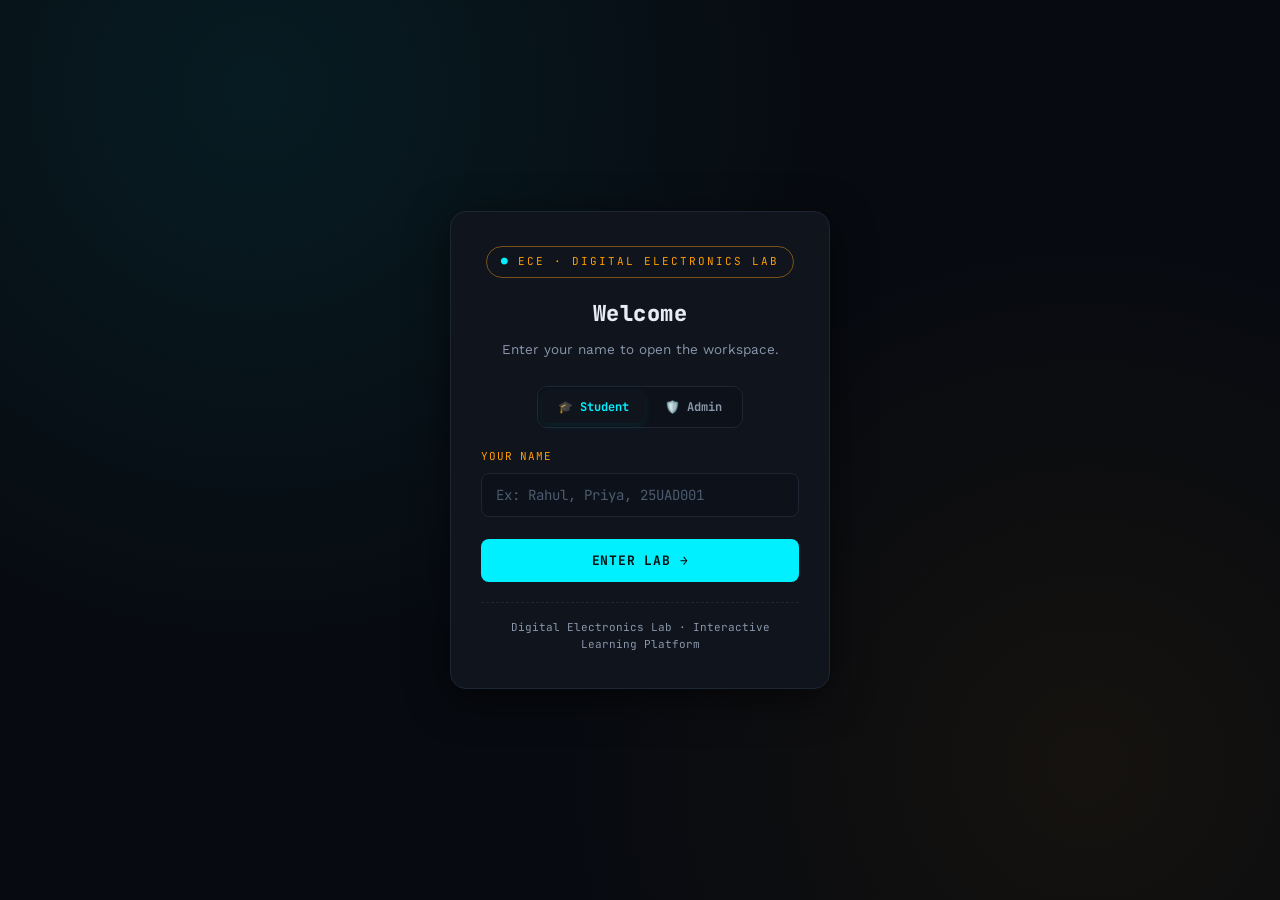
<file: index.html>
<!DOCTYPE html>
<html lang="en">
<head>
<meta charset="UTF-8">
<script>(function(){try{if(localStorage.getItem("ecd_assessment_active")==="1"){location.replace("assessment.html");}}catch(e){}})();</script>
<meta name="viewport" content="width=device-width, initial-scale=1.0">
<title>Interactive Digital Lab — Encoders &amp; Decoders</title>
<link rel="preconnect" href="https://fonts.googleapis.com">
<link href="https://fonts.googleapis.com/css2?family=JetBrains+Mono:wght@400;500;700;800&family=Work+Sans:wght@400;500;600;700&display=swap" rel="stylesheet">
<link rel="stylesheet" href="lab_style.css">
<style>
  /* Hub-specific */
  .dashboard-grid { display:grid; grid-template-columns:1fr 1fr 1fr; gap:26px; margin-bottom:50px; }
  @media(max-width:900px){ .dashboard-grid{grid-template-columns:1fr;} }
  .lab-group { background:var(--panel); border:1px solid var(--panel-border); border-radius:var(--radius); padding:24px; box-shadow:0 4px 20px rgba(0,0,0,0.4); }
  .lab-group h3 { margin-top:0; margin-bottom:16px; color:var(--copper); text-transform:uppercase; font-size:14px; letter-spacing:0.08em; border-bottom:1px solid var(--panel-border); padding-bottom:8px; }
  .card-list { display:flex; flex-direction:column; gap:14px; }
  .card-item { background:var(--bg-alt); border:1px solid var(--panel-border); border-radius:8px; padding:16px; display:flex; justify-content:space-between; align-items:center; cursor:pointer; transition:all 0.2s cubic-bezier(0.4,0,0.2,1); }
  .card-item:hover { border-color:var(--trace); transform:translateX(4px); box-shadow:0 4px 15px rgba(0,240,255,0.08); }
  .card-content h4 { margin:0 0 6px; font-size:16px; color:var(--text); }
  .card-content p { margin:0; font-size:13px; color:var(--text-dim); }
  .arrow { color:var(--trace); font-weight:bold; font-size:18px; }
  .info-box { margin-top:16px; padding:12px; border-radius:8px; background:var(--bg-alt); border:1px solid var(--panel-border); font-size:12.5px; color:var(--text-dim); font-family:'JetBrains Mono',monospace; }
  .info-box strong { color:var(--copper); }
  .info-box.cyan strong { color:var(--trace); }
  .cmp-table { overflow-x:auto; border:1px solid var(--panel-border); border-radius:var(--radius); background:var(--panel); box-shadow:0 4px 20px rgba(0,0,0,0.4); }
  .cmp-table table { width:100%; border-collapse:collapse; font-family:'JetBrains Mono',monospace; font-size:13px; text-align:left; }
  .cmp-table th,.cmp-table td { padding:14px 16px; border-bottom:1px solid var(--panel-border); border-right:1px solid var(--panel-border); }
  .cmp-table th:last-child,.cmp-table td:last-child { border-right:none; }
  .cmp-table th { background:var(--bg-alt); color:var(--copper); text-transform:uppercase; font-size:11px; letter-spacing:.08em; }
  .cmp-table td { color:var(--text-dim); }
  .cmp-table tr:last-child td { border-bottom:none; }
  .welcome-banner { text-align:center; padding:10px; font-family:'JetBrains Mono',monospace; font-size:13px; color:var(--text-dim); }
  .welcome-banner strong { color:var(--trace); }

  /* Login */
  #siteContent { display:none; }
  .login-overlay { position:fixed; inset:0; z-index:999; display:flex; align-items:center; justify-content:center; background:radial-gradient(circle at 20% 10%,rgba(0,240,255,0.08),transparent 45%),radial-gradient(circle at 85% 85%,rgba(255,157,0,0.06),transparent 40%),var(--bg); padding:24px; }
  [data-theme="light"] .login-overlay { background:radial-gradient(circle at 20% 10%,rgba(0,132,168,0.07),transparent 45%),radial-gradient(circle at 85% 85%,rgba(198,120,0,0.05),transparent 40%),var(--bg); }
  .login-card { width:100%; max-width:380px; background:var(--panel); border:1px solid var(--panel-border); border-radius:var(--radius); padding:34px 30px; box-shadow:0 10px 40px rgba(0,0,0,0.55); text-align:center; }
  .login-card .chip-eyebrow { margin-bottom:18px; }
  .login-card h2 { font-size:22px; margin:0 0 8px; font-weight:800; }
  .login-card p.login-sub { color:var(--text-dim); font-size:13.5px; margin:0 0 26px; }
  .login-field { text-align:left; margin-bottom:16px; }
  .login-field label { display:block; font-family:'JetBrains Mono',monospace; font-size:11px; text-transform:uppercase; letter-spacing:.08em; color:var(--copper); margin-bottom:7px; }
  .login-field input { width:100%; background:var(--bg-alt); border:1px solid var(--panel-border); border-radius:8px; padding:12px 14px; color:var(--text); font-family:'JetBrains Mono',monospace; font-size:14px; }
  .login-field input:focus { outline:none; border-color:var(--trace); }
  .login-field input::placeholder { color:#4c5b70; }
  [data-theme="light"] .login-field input { background:#edf0f4; border-color:#c8ced8; }
  [data-theme="light"] .login-field input::placeholder { color:#8891a0; }
  .login-btn { width:100%; margin-top:6px; font-family:'JetBrains Mono',monospace; font-size:13px; text-transform:uppercase; letter-spacing:.06em; background:var(--trace); color:#031012; border:none; padding:13px 22px; border-radius:8px; cursor:pointer; font-weight:700; transition:all .15s ease; }
  .login-btn:hover { filter:brightness(1.1); }
  .login-error { color:var(--copper); background:rgba(255,157,0,0.1); border:1px solid var(--copper-dim); border-radius:8px; padding:9px 12px; font-size:12.5px; margin-bottom:16px; display:none; font-family:'JetBrains Mono',monospace; }
  .login-error.show { display:block; }
  .login-hint { margin-top:20px; font-family:'JetBrains Mono',monospace; font-size:11px; color:var(--text-dim); border-top:1px dashed var(--panel-border); padding-top:16px; }
  .login-mode-toggle { display:inline-flex; gap:4px; background:var(--bg-alt); padding:4px; border:1px solid var(--panel-border); border-radius:10px; margin-bottom:20px; }
  .login-mode-btn { font-family:'JetBrains Mono',monospace; font-size:12px; font-weight:700; padding:8px 16px; border-radius:7px; border:none; background:transparent; color:var(--text-dim); cursor:pointer; transition:all 0.15s ease; }
  .login-mode-btn:hover { color:var(--trace); }
  .login-mode-btn.active { background:var(--panel); color:var(--trace); box-shadow:0 2px 8px rgba(0,240,255,0.1); }
  #loginModeAdminBtn.active { color:var(--copper); }
  .admin-badge-pill { display:inline-block; margin-top:10px; font-family:'JetBrains Mono',monospace; font-size:11px; color:#1a1210; background:var(--copper); padding:4px 12px; border-radius:999px; font-weight:700; letter-spacing:.05em; }

  /* Section visibility */
  .lab-section { display:none; }
  .lab-section.active { display:block; }

  /* Assessment styles */
  .asm-shell { max-width:760px; margin:0 auto; }
  .asm-card { background:var(--panel); border:1px solid var(--panel-border); border-radius:var(--radius); padding:32px; box-shadow:0 4px 24px rgba(0,0,0,0.45); }
  .asm-topbar { display:flex; justify-content:space-between; align-items:center; gap:16px; margin-bottom:22px; flex-wrap:wrap; }
  .asm-timer { font-family:'JetBrains Mono',monospace; font-size:15px; font-weight:700; color:var(--trace); border:1px solid var(--trace-dim); background:var(--bg-alt); padding:8px 14px; border-radius:8px; }
  .asm-timer.low { color:var(--danger); border-color:var(--danger); animation:blink 1s infinite; }
  .asm-progress-label { font-family:'JetBrains Mono',monospace; font-size:12px; color:var(--text-dim); margin-bottom:6px; }
  .asm-progress-track { height:8px; border-radius:6px; background:var(--bg-alt); border:1px solid var(--panel-border); overflow:hidden; margin-bottom:26px; }
  .asm-progress-fill { height:100%; background:linear-gradient(90deg,var(--trace),var(--copper)); width:0%; transition:width .25s ease; }
  .asm-topic-tag { display:inline-block; font-family:'JetBrains Mono',monospace; font-size:10.5px; text-transform:uppercase; letter-spacing:.08em; color:var(--copper); border:1px solid var(--copper-dim); padding:4px 10px; border-radius:999px; margin-bottom:16px; }
  .asm-question { font-size:19px; font-weight:600; margin:0 0 22px; color:var(--text); line-height:1.5; }
  .asm-options { display:flex; flex-direction:column; gap:12px; }
  .asm-option { text-align:left; font-family:'Work Sans',sans-serif; font-size:14.5px; color:var(--text); background:var(--bg-alt); border:1px solid var(--panel-border); border-radius:8px; padding:14px 16px; cursor:pointer; transition:all .15s ease; display:flex; gap:10px; align-items:flex-start; }
  .asm-option:hover:not(.locked) { border-color:var(--trace-dim); background:#0e1420; }
  .asm-option .letter { font-family:'JetBrains Mono',monospace; font-weight:700; color:var(--text-dim); width:22px; height:22px; border-radius:6px; border:1px solid var(--panel-border); display:flex; align-items:center; justify-content:center; flex-shrink:0; font-size:12px; }
  .asm-option.correct { border-color:var(--good); background:rgba(53,224,138,0.1); }
  .asm-option.correct .letter { border-color:var(--good); color:var(--good); }
  .asm-option.wrong { border-color:var(--danger); background:rgba(255,84,112,0.1); }
  .asm-option.wrong .letter { border-color:var(--danger); color:var(--danger); }
  .asm-option.locked { cursor:default; }
  .asm-feedback { margin-top:18px; padding:14px 16px; border-radius:8px; font-size:13.5px; display:none; font-family:'Work Sans',sans-serif; border:1px solid var(--panel-border); background:var(--bg-alt); color:var(--text-dim); }
  .asm-feedback.show { display:block; }
  .asm-feedback strong { display:block; margin-bottom:4px; font-family:'JetBrains Mono',monospace; font-size:12px; letter-spacing:.05em; text-transform:uppercase; }
  .asm-feedback.right strong { color:var(--good); }
  .asm-feedback.wrong strong { color:var(--danger); }
  .asm-actions { display:flex; justify-content:flex-end; margin-top:24px; }
  .asm-btn { font-family:'JetBrains Mono',monospace; font-size:13px; text-transform:uppercase; letter-spacing:.06em; background:var(--trace); color:#031012; border:none; padding:12px 22px; border-radius:8px; cursor:pointer; font-weight:700; transition:all .15s ease; }
  .asm-btn:hover { filter:brightness(1.1); }
  .asm-btn.ghost { background:none; border:1px solid var(--trace-dim); color:var(--trace); }
  .asm-btn:disabled { opacity:.4; cursor:not-allowed; }
  .asm-start { text-align:center; }
  .asm-start h3 { font-size:22px; margin:0 0 12px; }
  .asm-start p { color:var(--text-dim); max-width:520px; margin:0 auto 26px; }
  .asm-meta-row { display:flex; justify-content:center; gap:26px; margin-bottom:30px; flex-wrap:wrap; }
  .asm-meta { text-align:center; }
  .asm-meta .num { font-family:'JetBrains Mono',monospace; font-size:24px; color:var(--trace); font-weight:800; }
  .asm-meta .lbl { font-family:'JetBrains Mono',monospace; font-size:10.5px; color:var(--text-dim); text-transform:uppercase; letter-spacing:.08em; }
  .asm-result-score { text-align:center; margin-bottom:30px; }
  .asm-result-score .big { font-family:'JetBrains Mono',monospace; font-size:56px; font-weight:800; color:var(--trace); text-shadow:0 0 20px rgba(0,240,255,0.3); }
  .asm-result-score .pct { font-family:'JetBrains Mono',monospace; font-size:14px; color:var(--text-dim); }
  .asm-badge { display:inline-block; margin-top:10px; font-family:'JetBrains Mono',monospace; font-size:11.5px; color:#031012; background:var(--copper); padding:5px 12px; border-radius:999px; font-weight:700; letter-spacing:.05em; }
  .asm-breakdown { margin-bottom:28px; }
  .asm-topic-row { margin-bottom:14px; }
  .asm-topic-row .row-top { display:flex; justify-content:space-between; font-family:'JetBrains Mono',monospace; font-size:12px; color:var(--text-dim); margin-bottom:5px; }
  .asm-bar-track { height:9px; border-radius:6px; background:var(--bg-alt); border:1px solid var(--panel-border); overflow:hidden; }
  .asm-bar-fill { height:100%; background:linear-gradient(90deg,var(--trace),var(--good)); }
  .asm-best { text-align:center; font-family:'JetBrains Mono',monospace; font-size:12.5px; color:var(--text-dim); margin-bottom:26px; }
  .asm-best strong { color:var(--copper); }
  .asm-result-actions { display:flex; justify-content:center; gap:14px; flex-wrap:wrap; }

  /* 3:8 decoder expression grid */
  .expr-grid { display:grid; grid-template-columns:1fr 1fr; gap:8px; }
  @media(max-width:520px){ .expr-grid{grid-template-columns:1fr;} }

  /* ══════════════════════════════════════════════════════════
     PREMIUM THEME — fallback tokens (safe if lab_style.css ever
     fails to load — same values already used across this file)
     + full motion system: page transitions, hover physics,
     reveal-on-scroll, ripples, glow pulses.
     ══════════════════════════════════════════════════════════ */
  :root:not([data-theme="light"]){
    --bg:#070a10; --bg-alt:#0d1119; --panel:#0f141d; --panel-border:#1e2634;
    --text:#e7edf5; --text-dim:#8a97ab;
    --trace:#00f0ff; --trace-dim:#0a5c66;
    --copper:#ff9d00; --copper-dim:#7a5218;
    --good:#35e08a; --danger:#ff5470;
    --led-on:#00f0ff; --led-off:#25303f; --led-on-amber:#ff9d00;
    --radius:16px;
    --ease-premium:cubic-bezier(.22,1,.36,1);
    --ease-spring:cubic-bezier(.34,1.56,.64,1);
  }
  /* Light theme needs these too — without them, every animation/transition
     that references var(--ease-premium) or var(--ease-spring) becomes an
     invalid CSS declaration in light mode, which was leaving whole sections
     (and panels) permanently stuck at opacity:0. */
  [data-theme="light"]{
    --ease-premium:cubic-bezier(.22,1,.36,1);
    --ease-spring:cubic-bezier(.34,1.56,.64,1);
  }

  /* Aurora ambient background — slow drifting glow, never distracting */
  body{ position:relative; }
  body::before, body::after{
    content:''; position:fixed; inset:-20%; z-index:-2; pointer-events:none;
    background:
      radial-gradient(38% 32% at 12% 8%,  rgba(0,240,255,.10), transparent 60%),
      radial-gradient(30% 28% at 90% 15%, rgba(255,157,0,.08), transparent 60%),
      radial-gradient(35% 35% at 50% 100%,rgba(53,224,138,.06), transparent 60%);
    animation:auroraDrift 26s ease-in-out infinite alternate;
    will-change:transform;
  }
  body::after{ animation-duration:34s; animation-direction:alternate-reverse; opacity:.55; }
  @keyframes auroraDrift{
    0%{ transform:translate3d(0,0,0) scale(1); }
    50%{ transform:translate3d(2%,-3%,0) scale(1.06); }
    100%{ transform:translate3d(-2%,2%,0) scale(1.02); }
  }

  /* Top page-transition progress bar */
  #topLoader{
    position:fixed; top:0; left:0; height:3px; width:0%; z-index:2000;
    background:linear-gradient(90deg,var(--trace),var(--copper));
    box-shadow:0 0 12px var(--trace), 0 0 24px rgba(0,240,255,.4);
    transition:width .32s var(--ease-premium), opacity .25s ease; opacity:0;
  }
  #topLoader.active{ opacity:1; }

  /* Section entrance motion (replays every navigation) — 3D tilt-up */
  .lab-section.active{ animation:sectionIn .6s var(--ease-premium) both; transform-style:preserve-3d; }
  @keyframes sectionIn{
    0%{ opacity:0; transform:perspective(1400px) rotateX(-7deg) translateY(22px) scale(.97); filter:blur(2px); }
    100%{ opacity:1; transform:perspective(1400px) rotateX(0deg) translateY(0) scale(1); filter:blur(0); }
  }
  .hero{ animation:heroIn .6s var(--ease-premium) both; }
  @keyframes heroIn{ from{ opacity:0; transform:translateY(-12px); } to{ opacity:1; transform:translateY(0); } }

  /* Panels & cards — premium 3D lift on hover */
  .panel, .lab-group, .asm-card, .login-card{
    transform-style:preserve-3d;
    transition:transform .35s var(--ease-premium), box-shadow .35s var(--ease-premium), border-color .35s ease;
  }
  .panel:hover, .lab-group:hover{
    transform:perspective(900px) rotateX(2.5deg) translateY(-6px);
    border-color:var(--trace-dim);
    box-shadow:0 16px 36px rgba(0,0,0,.45), 0 0 0 1px rgba(0,240,255,.06), 0 0 28px rgba(0,240,255,.07);
  }

  /* Scroll-reveal utility, applied dynamically via JS */
  .reveal{ opacity:0; transform:translateY(22px); transition:opacity .7s var(--ease-premium), transform .7s var(--ease-premium); }
  .reveal.in-view{ opacity:1; transform:translateY(0); }

  /* Dashboard cards — sweep shine + directional 3D hover */
  .card-item{ position:relative; overflow:hidden; transition:transform .3s var(--ease-premium), box-shadow .3s ease; transform-style:preserve-3d; }
  .card-item::before{
    content:''; position:absolute; inset:0; pointer-events:none;
    background:linear-gradient(120deg,transparent,rgba(0,240,255,.10),transparent);
    transform:translateX(-120%); transition:transform .6s var(--ease-premium);
  }
  .card-item:hover::before{ transform:translateX(120%); }
  .card-item:hover{ transform:perspective(700px) rotateY(-4deg) translateX(6px) translateY(-2px); box-shadow:0 10px 26px rgba(0,240,255,.12); }
  .card-item:active{ transform:perspective(700px) rotateY(2deg) scale(0.98); }
  .card-item .arrow{ display:inline-block; transition:transform .3s var(--ease-spring); }
  .card-item:hover .arrow{ transform:translateX(5px); }

  /* Buttons — lift, glow, press feedback (ripple span injected by JS) */
  .hub-btn, .util-btn, .asm-btn, .login-btn, .nav-group button{
    position:relative; overflow:hidden;
    transition:transform .22s var(--ease-premium), box-shadow .25s ease, filter .2s ease, border-color .25s ease;
  }
  .hub-btn:hover, .util-btn:hover, .nav-group button:hover:not(.nav-locked){ transform:perspective(300px) rotateX(-6deg) translateY(-2px); box-shadow:0 8px 18px rgba(0,240,255,.10); }
  .asm-btn:hover, .login-btn:hover{ transform:perspective(400px) rotateX(-4deg) translateY(-2px); box-shadow:0 10px 24px rgba(0,240,255,.20); filter:brightness(1.08); }
  .asm-btn:active, .login-btn:active, .hub-btn:active, .util-btn:active, .nav-group button:active{ transform:perspective(300px) rotateX(10deg) scale(.95); }
  .ripple-el{ position:absolute; border-radius:50%; pointer-events:none; background:rgba(0,240,255,.35); transform:scale(0); animation:rippleAnim .65s ease-out forwards; }
  @keyframes rippleAnim{ to{ transform:scale(2.8); opacity:0; } }

  /* Nav active tab — glowing sliding underline */
  .nav-group button{ position:relative; }
  .nav-group button.active::after{
    content:''; position:absolute; left:16%; right:16%; bottom:-3px; height:2px; border-radius:2px;
    background:linear-gradient(90deg,var(--trace),var(--copper)); box-shadow:0 0 8px var(--trace);
    animation:underlineIn .35s var(--ease-spring) both;
  }
  @keyframes underlineIn{ from{ transform:scaleX(0); } to{ transform:scaleX(1); } }

  /* Toggle switches — spring-eased 3D coin-flip knob + glow when on */
  .switch{ perspective:80px; transition:background-color .3s var(--ease-premium), box-shadow .3s ease, transform .12s ease; }
  .switch::after{ transition:left .32s var(--ease-spring), background-color .2s ease, transform .32s var(--ease-spring); transform-style:preserve-3d; }
  .switch.on{ box-shadow:0 0 14px rgba(0,240,255,.45); }
  .switch:active{ transform:perspective(200px) rotateX(14deg) scale(.95); }

  /* LEDs & bulbs — soft pulse while active */
  .led-btn.on .bulb, .bulb.on{ animation:bulbPulse 1.8s ease-in-out infinite; }
  @keyframes bulbPulse{
    0%,100%{ filter:drop-shadow(0 0 4px rgba(0,240,255,.75)) brightness(1); }
    50%{ filter:drop-shadow(0 0 11px rgba(0,240,255,.9)) brightness(1.25); }
  }

  /* Energized wires / gates in schematics */
  .wire.hot{ transition:stroke .25s ease, filter .25s ease; filter:drop-shadow(0 0 3px var(--trace)); }
  .gate-body.hot{ transition:filter .25s ease; filter:drop-shadow(0 0 4px var(--trace)); }

  /* Login entrance */
  .login-card{ animation:loginIn .6s var(--ease-premium) both; }
  @keyframes loginIn{ from{ opacity:0; transform:translateY(18px) scale(.97); } to{ opacity:1; transform:translateY(0) scale(1); } }

  /* Assessment score pop */
  .asm-result-score .big{ animation:scorePop .5s var(--ease-spring) both; }
  @keyframes scorePop{ from{ opacity:0; transform:scale(.7); } to{ opacity:1; transform:scale(1); } }

  /* Progress / bar fills — shimmer sweep */
  .asm-progress-fill, .asm-bar-fill{ position:relative; overflow:hidden; }
  .asm-progress-fill::after, .asm-bar-fill::after{
    content:''; position:absolute; inset:0;
    background:linear-gradient(90deg,transparent,rgba(255,255,255,.35),transparent);
    animation:shimmerSweep 1.8s linear infinite;
  }
  @keyframes shimmerSweep{ from{ transform:translateX(-100%); } to{ transform:translateX(100%); } }

  /* Themed scrollbar */
  ::-webkit-scrollbar{ width:10px; height:10px; }
  ::-webkit-scrollbar-track{ background:var(--bg-alt); }
  ::-webkit-scrollbar-thumb{ background:var(--panel-border); border-radius:8px; }
  ::-webkit-scrollbar-thumb:hover{ background:var(--trace-dim); }

  @media (prefers-reduced-motion: reduce){
    *, *::before, *::after{ animation-duration:.001ms !important; animation-iteration-count:1 !important; transition-duration:.001ms !important; }
  }

  /* ══════════════════════════════════════════════════════════
     MOBILE ALIGNMENT HARDENING
     lab_style.css (base layout) is not part of this upload, so
     these rules guarantee correct alignment on phones no matter
     what that file does — they win the cascade because they're
     declared later, at equal specificity.
     ══════════════════════════════════════════════════════════ */
  @media (max-width: 860px){
    /* Nav bar: brand on its own line, topic tabs become a
       horizontally-scrollable strip (no more squeezed/wrapped
       buttons), utility icons wrap under it */
    nav.tabs{ display:flex !important; flex-direction:column !important; align-items:stretch !important; justify-content:flex-start !important; gap:8px !important; padding:10px 12px !important; }
    .nav-brand{ text-align:center; font-size:13px; }
    .nav-group{
      display:flex !important; flex-wrap:nowrap !important; gap:8px; overflow-x:auto !important; overflow-y:hidden;
      -webkit-overflow-scrolling:touch; scroll-snap-type:x proximity; padding-bottom:4px;
      scrollbar-width:thin;
      width:100% !important;
      min-width:0 !important; /* lets this flex item shrink so overflow-x can actually scroll,
                      instead of the box just growing wider than the screen */
    }
    .nav-group button{ flex:0 0 auto !important; scroll-snap-align:start; white-space:nowrap !important; font-size:12px; padding:9px 12px; }
    .nav-utility{ display:flex; flex-wrap:wrap; justify-content:flex-end; gap:8px; }
    .nav-utility .util-btn{ font-size:11.5px; padding:8px 10px; }

    /* Two-column workspaces stack cleanly on phones */
    .grid-2{ display:grid; grid-template-columns:1fr !important; gap:16px; }

    /* Panels & main content get breathing room without overflow */
    main{ padding:0 14px 40px; }
    .panel, .lab-group, .asm-card{ padding:16px !important; }
    .hero{ padding:26px 16px 20px; }
    .hero h1{ font-size:clamp(24px, 8vw, 34px); }
    .hero .sub, .lead{ font-size:14px; }

    /* Schematic/logic SVGs scale to their container so they never
       overflow or clip on narrow screens */
    svg.diagram{
      width:100% !important; height:auto !important; max-width:100%; display:block;
    }

    /* Breadboard/IC wiring views keep their real, readable size on
       mobile instead of being squashed illegibly small — the
       container scrolls horizontally so pins/wires stay legible */
    .bb-svg, .breadboard-container svg{
      width:760px !important; min-width:760px !important; max-width:none !important;
      height:auto !important; display:block;
    }
    .breadboard-container{
      overflow-x:auto !important; -webkit-overflow-scrolling:touch;
      max-width:100%;
      /* visible scrollbar so it's obvious the view scrolls */
      scrollbar-width:auto; scrollbar-color:#ff8a2b #1a1f28;
      padding-bottom:20px; /* room for the scrollbar so it doesn't sit on the wiring */
    }
    .breadboard-container::-webkit-scrollbar{ height:16px; }
    .breadboard-container::-webkit-scrollbar-track{
      background:#1a1f28; border-radius:8px; border:1px solid rgba(0,0,0,0.3);
    }
    .breadboard-container::-webkit-scrollbar-thumb{
      background:#ff8a2b; border-radius:8px; border:2px solid #1a1f28;
      box-shadow:0 0 6px rgba(255,138,43,0.7);
    }
    .breadboard-container::-webkit-scrollbar-thumb:hover{ background:#ffa64d; }

    /* Wrapper stays fixed while the inner canvas scrolls, so the hint
       badge and edge fade below don't move with the content */
    .hscroll-wrap{ position:relative; }

    .hscroll-hint{
      position:absolute; top:10px; right:10px; z-index:6;
      display:flex; align-items:center; gap:5px;
      background:#ff8a2b; color:#1a1210; font-weight:800; font-size:11.5px;
      padding:6px 12px; border-radius:20px; pointer-events:none;
      box-shadow:0 3px 12px rgba(0,0,0,0.5);
      animation:hscrollHintPulse 1.4s ease-in-out infinite;
      transition:opacity 0.4s ease, transform 0.4s ease;
    }
    .hscroll-hint span{ font-size:14px; line-height:1; }
    .hscroll-hint.faded{ opacity:0; transform:translateY(-6px); }
    @keyframes hscrollHintPulse{
      0%,100%{ transform:translateX(0); }
      50%{ transform:translateX(-8px); }
    }

    .hscroll-edge-fade{
      position:absolute; top:0; right:0; bottom:20px; width:34px; z-index:5;
      background:linear-gradient(to right, transparent, rgba(0,0,0,0.4));
      border-radius:0 16px 16px 0; pointer-events:none;
      transition:opacity 0.4s ease;
    }
    .hscroll-edge-fade.faded{ opacity:0; }
    /* Small text hint so the scroll affordance is unmissable even before
       the user notices the bar itself */
    .breadboard-container{ position:relative; }

    /* Tables scroll horizontally instead of squashing/overlapping */
    .table-wrapper{ overflow-x:auto; -webkit-overflow-scrolling:touch; }
    .table-wrapper table{ font-size:12.5px; }

    /* Input/output rows wrap instead of overflowing */
    .led-row{ flex-wrap:wrap; gap:10px !important; }
    .output-readout{ flex-wrap:wrap; gap:6px; }

    /* Dashboard cards */
    .card-item{ flex-wrap:wrap; gap:8px; }

    /* Modals fit the viewport and scroll internally */
    .modal-card{ width:92vw !important; max-width:92vw; max-height:85vh; overflow-y:auto; padding:20px 16px !important; }

    /* Login card */
    .login-card{ width:92vw; max-width:380px; padding:26px 20px; }

    /* Assessment top bar / meta rows wrap cleanly */
    .asm-topbar, .asm-meta-row, .asm-result-actions{ flex-wrap:wrap; justify-content:center; }
    .asm-card{ padding:20px 16px; }
    .asm-question{ font-size:16.5px; }
  }

  @media (max-width: 420px){
    .nav-group button{ font-size:11px; padding:8px 10px; }
    .hero h1{ font-size:22px; }
    .asm-result-score .big{ font-size:42px; }
  }

  /* ══════════════════════════════════════════════════════════
     LOCK TOAST — replaces blocking alert() for locked-workspace
     messages. Non-blocking, animated 3D entrance, auto-dismiss.
     ══════════════════════════════════════════════════════════ */
  #lockToastLayer{
    position:fixed; top:18px; left:50%; z-index:5000;
    display:flex; flex-direction:column; gap:10px; align-items:center;
    pointer-events:none; width:100%; padding:0 16px;
  }
  .lock-toast{
    pointer-events:auto; max-width:420px; width:100%;
    background:var(--panel); border:1px solid var(--copper-dim); border-left:4px solid var(--copper);
    border-radius:10px; padding:14px 16px; box-shadow:0 14px 34px rgba(0,0,0,.5), 0 0 0 1px rgba(255,157,0,.06);
    font-family:'Work Sans',sans-serif; color:var(--text);
    transform-style:preserve-3d; transform:perspective(700px) rotateX(-40deg) translateY(-16px); transform-origin:top center;
    opacity:0; animation:toastIn .45s cubic-bezier(0.16,1,0.3,1) forwards;
    position:relative;
  }
  .lock-toast.leaving{ animation:toastOut .35s cubic-bezier(0.4,0,1,1) forwards; }
  @keyframes toastIn{
    0%{ opacity:0; transform:perspective(700px) rotateX(-40deg) translateY(-16px); }
    100%{ opacity:1; transform:perspective(700px) rotateX(0deg) translateY(0); }
  }
  @keyframes toastOut{
    0%{ opacity:1; transform:perspective(700px) rotateX(0deg) translateY(0) scale(1); }
    100%{ opacity:0; transform:perspective(700px) rotateX(24deg) translateY(-10px) scale(0.96); }
  }
  .lock-toast strong{
    display:flex; align-items:center; gap:8px; font-family:'JetBrains Mono',monospace;
    font-size:12.5px; letter-spacing:.04em; text-transform:uppercase; color:var(--copper); margin-bottom:6px;
  }
  .lock-toast p{ margin:0; font-size:13.5px; color:var(--text-dim); line-height:1.5; }
  .lock-toast .toast-close{
    position:absolute; top:10px; right:10px; background:none; border:none; color:var(--text-dim);
    cursor:pointer; font-size:15px; line-height:1; padding:4px; border-radius:4px; transition:color .15s ease;
  }
  .lock-toast .toast-close:hover{ color:var(--danger); }
  .lock-toast .toast-bar{
    position:absolute; left:0; bottom:0; height:2px; background:var(--copper); border-radius:0 0 0 10px;
    animation:toastTimer 4.2s linear forwards;
  }
  @keyframes toastTimer{ from{ width:100%; } to{ width:0%; } }
</style>
</head>
<body>
<a href="#main-content" class="skip-link">Skip to main content</a>

<!-- ═══════════ LOGIN ═══════════ -->
<div class="login-overlay" id="loginOverlay">
  <div class="login-card">
    <span class="chip-eyebrow">ECE · Digital Electronics Lab</span>
    <h2 id="loginHeading">Welcome</h2>
    <p class="login-sub" id="loginSub">Enter your name to open the workspace.</p>

    <div class="login-mode-toggle" role="tablist" aria-label="Login mode">
      <button type="button" class="login-mode-btn active" id="loginModeStudentBtn" role="tab" aria-selected="true" onclick="setLoginMode('student')">🎓 Student</button>
      <button type="button" class="login-mode-btn" id="loginModeAdminBtn" role="tab" aria-selected="false" onclick="setLoginMode('admin')">🛡️ Admin</button>
    </div>

    <div class="login-error" id="loginError">Please enter your name to continue.</div>

    <!-- Student login -->
    <form id="loginForm" onsubmit="return handleLogin(event)">
      <div class="login-field">
        <label for="loginUser">Your Name</label>
        <input type="text" id="loginUser" placeholder="Ex: Rahul, Priya, 25UAD001" autocomplete="name" />
      </div>
      <button type="submit" class="login-btn">Enter Lab →</button>
    </form>

    <!-- Admin login -->
    <form id="adminLoginForm" onsubmit="return handleAdminLogin(event)" style="display:none;">
      <div class="login-field">
        <label for="loginAdminUser">Admin Username</label>
        <input type="text" id="loginAdminUser" placeholder="admin" autocomplete="username" />
      </div>
      <div class="login-field">
        <label for="loginAdminPass">Admin Password</label>
        <input type="password" id="loginAdminPass" placeholder="••••••••" autocomplete="current-password" />
      </div>
      <button type="submit" class="login-btn" style="background:var(--copper);">🛡️ Enter as Admin →</button>
    </form>

    <div class="login-hint" id="loginHint">Digital Electronics Lab &middot; Interactive Learning Platform</div>
  </div>
</div>

<div id="siteContent">

<div id="lockToastLayer" aria-live="polite"></div>

<!-- ═══════════ SHARED NAV ═══════════ -->
<nav class="tabs" id="mainNav" aria-label="Lab navigation">
  <div class="nav-brand">⚡ DIGITAL <span>LOGIC LAB</span></div>
  <div class="nav-group">
    <button id="btn-nav-hub" class="hub-btn active" onclick="showSection('hub')">🏠 Hub</button>
    <button id="btn-nav-dec12" onclick="showSection('dec12')">1:2 Dec</button>
    <button id="btn-nav-dec24" onclick="showSection('dec24')">2:4 Dec</button>
    <button id="btn-nav-dec38" onclick="showSection('dec38')">3:8 Dec</button>
    <button id="btn-nav-enc21" onclick="showSection('enc21')">2:1 Enc</button>
    <button id="btn-nav-enc42std" onclick="showSection('enc42std')">4:2 Enc</button>
    <button id="btn-nav-enc82" onclick="showSection('enc82')">8:2 Enc</button>
    <button id="btn-nav-enc42" onclick="showSection('enc42')">4:2 P.Enc</button>
    <button id="btn-nav-enc83" onclick="showSection('enc83')">8:3 P.Enc</button>
    <button id="btn-nav-sandbox" onclick="showSection('sandbox')" style="color:var(--copper);">🛠️ Sandbox</button>
    <button id="btn-nav-assessment" onclick="goToAssessment()" style="color:var(--trace);">Assessment</button>
  </div>
  <div class="nav-utility">
    <button class="util-btn" id="themeToggle" onclick="toggleTheme()" title="Toggle light/dark theme">☀ Theme</button>
  </div>
</nav>

<!-- ══════════════════════════════════════════════════════════════════════ -->
<!-- HUB DASHBOARD -->
<!-- ══════════════════════════════════════════════════════════════════════ -->
<section class="lab-section active" id="sec-hub">
<header class="hero">
  <span class="chip-eyebrow">ECE · Digital Electronics Lab Hub</span>
  <h1>QUANTUM VOID <span>LIBRARIES</span></h1>
  <p class="sub">Welcome to the interactive digital electronics dashboard. Click any card below to launch an isolated, fully interactive laboratory simulation workspace.</p>
  <div class="welcome-banner" id="welcomeBanner"></div>
  <div style="margin-top: 14px; display: flex; justify-content: center; gap: 10px;">
    <button class="tool-btn" onclick="resetProgress()" style="margin:0; border-color: var(--danger); color: var(--danger);">↺ Reset Lab Progress</button>
  </div>
</header>
<main id="main-content">
  <section style="margin-bottom:40px;">
    <h2 class="section-title">Isolated Logic Workspaces</h2>
    <p class="lead">Select a combinational logic circuit to open its interactive diagram, block diagram, truth table, and simulator.</p>
    <div class="dashboard-grid">
      <div class="lab-group">
        <h3>Decoders Library</h3>
        <div class="card-list">
          <div class="card-item" onclick="showSection('dec12')"><div class="card-content"><h4>1:2 Decoder</h4><p>1 Input, 1 Enable · 2 Outputs</p></div><div class="arrow">→</div></div>
          <div class="card-item" onclick="showSection('dec24')"><div class="card-content"><h4>2:4 Decoder</h4><p>2 Inputs, 1 Enable · 4 Outputs</p></div><div class="arrow">→</div></div>
          <div class="card-item" onclick="showSection('dec38')"><div class="card-content"><h4>3:8 Decoder</h4><p>3 Inputs, 1 Enable · 8 Outputs</p></div><div class="arrow">→</div></div>
        </div>
      </div>
      <div class="lab-group">
        <h3>Standard Encoders</h3>
        <div class="card-list">
          <div class="card-item" onclick="showSection('enc21')"><div class="card-content"><h4>2:1 Encoder</h4><p>2 Inputs (Y₁, Y₀) · 1 Output, Valid</p></div><div class="arrow">→</div></div>
          <div class="card-item" onclick="showSection('enc42std')"><div class="card-content"><h4>4:2 Encoder</h4><p>4 Inputs (Y₃–Y₀) · 2 Outputs, Valid</p></div><div class="arrow">→</div></div>
          <div class="card-item" onclick="showSection('enc82')"><div class="card-content"><h4>8:2 Encoder</h4><p>8 Inputs (Y₇–Y₀) · 2 Outputs, Valid</p></div><div class="arrow">→</div></div>
        </div>
        <div class="info-box"><strong>Note:</strong> Standard encoders assume one active input at a time. Multiple active inputs are combined by OR-gate logic.</div>
      </div>
      <div class="lab-group" style="border-color:var(--trace-dim);">
        <h3 style="color:var(--trace);">Priority Encoders</h3>
        <div class="card-list">
          <div class="card-item" onclick="showSection('enc42')"><div class="card-content"><h4>4:2 Priority Encoder</h4><p>4 Inputs · 2 Outputs, Valid</p></div><div class="arrow">→</div></div>
          <div class="card-item" onclick="showSection('enc83')"><div class="card-content"><h4>8:3 Priority Encoder</h4><p>8 Inputs · 3 Outputs, Valid</p></div><div class="arrow">→</div></div>
        </div>
        <div class="info-box cyan"><strong>Key concept:</strong> Priority encoders resolve ambiguity — the highest-priority active input always wins.</div>
      </div>
    </div>
  </section>
  <section style="margin-bottom:40px;">
    <h2 class="section-title">Interactive Assessment</h2>
    <p class="lead">21-question timed assessment covering all 6 circuits with instant feedback and a topic-wise breakdown. <strong style="color:var(--copper);">Locked until you pass the diagnostic test for every decoder and encoder workspace above.</strong></p>
    <div class="card-item" id="assessmentLaunchCard" onclick="goToAssessment()" style="background:var(--panel);border:1px solid var(--trace-dim);max-width:520px;box-shadow:0 0 20px rgba(0,240,255,0.07);">
      <div class="card-content"><h4 style="color:var(--trace);">Launch Assessment</h4><p>21 questions · 20 min · instant feedback · personal best</p></div>
      <div class="arrow" style="font-size:24px;">→</div>
    </div>
  </section>
  <section>
    <h2 class="section-title">Decoder vs Encoder Comparison</h2>
    <p class="lead">Reference table contrasting basic and priority behaviours, I/O mappings, and real-world uses.</p>
    <div class="cmp-table"><table><thead><tr><th>Parameter</th><th>Encoder</th><th>Decoder</th></tr></thead><tbody>
      <tr><td><strong>Function</strong></td><td>Compresses 2ⁿ inputs → n bits</td><td>Expands n bits → 1 of 2ⁿ outputs</td></tr>
      <tr><td><strong>Ports</strong></td><td>2ⁿ in · n out</td><td>n in · 2ⁿ out</td></tr>
      <tr><td><strong>Input Rules</strong></td><td>Basic: 1 active. Priority: highest wins</td><td>Any code valid. 1 output active</td></tr>
      <tr><td><strong>Uses</strong></td><td>Keyboard encoders, interrupt controllers, flash ADC</td><td>Memory address decoding, 7-segment, demux</td></tr>
    </tbody></table></div>
  </section>
</main>
</section>

<!-- ══════════════════════════════════════════════════════════════════════ -->
<!-- 1:2 DECODER -->
<!-- ══════════════════════════════════════════════════════════════════════ -->
<section class="lab-section" id="sec-dec12">
<header class="hero"><span class="chip-eyebrow">ECE · Interactive Laboratory</span><h1>1:2 <span>DECODER</span></h1><p class="sub">One input + one enable select between two output lines. Every larger decoder is built from this idea.</p></header>
<main>
  <span class="eyebrow-num">Decoder Lab 01</span><h2 class="section-title">1:2 Decoder Simulator</h2><p class="lead">Flip A to pick an output, Enable to activate the circuit.</p>
  <div class="story-box">💡 <strong>Real-World Concept:</strong> Think of a decoder as a digital train switch operator—a single address wire $A$ routes signals to either Output $D_0$ or Output $D_1$.</div>
  <div class="grid-2">
    <div class="panel"><h4>Interactive Simulator</h4>
      <div class="led-row" style="margin-bottom:20px;">
        <div class="toggle"><button type="button" class="switch" id="sw-dec12-a" onclick="toggleDec12('a')" role="switch" aria-checked="false"></button><span>A</span></div>
        <div class="toggle"><button type="button" class="switch on" id="sw-dec12-e" onclick="toggleDec12('e')" role="switch" aria-checked="true"></button><span>Enable (E)</span></div>
      </div>
      <div class="led-row"><div class="led-btn" disabled><span id="led-dec12-d0" class="bulb"></span><span>D₀</span></div><div class="led-btn" disabled><span id="led-dec12-d1" class="bulb"></span><span>D₁</span></div></div>
      <div class="output-readout"><span>Decoded State</span><span id="readout-dec12" class="val">D₀ D₁ = 0 0</span></div>
      <div class="explain-banner"><div class="dot-indicator"></div><span id="explain-dec12">Loading logic explanation...</span></div>
    </div>
    <div class="panel"><h4>Block Diagram</h4>
      <svg class="diagram" viewBox="0 0 240 160"><rect x="60" y="30" width="120" height="100" rx="10" class="gate-body"/><text x="120" y="84" class="gate-label" text-anchor="middle" font-weight="bold" fill="var(--copper)">1:2 DEC</text><path id="bd-dec12-w-a" d="M 20 55 H 60" class="wire"/><text x="15" y="59" class="gate-label" style="font-size:10px;">A</text><path id="bd-dec12-w-e" d="M 20 105 H 60" class="wire"/><text x="10" y="109" class="gate-label" style="font-size:10px;">E</text><path id="bd-dec12-w-d0" d="M 180 55 H 220" class="wire"/><text x="225" y="59" class="gate-label">D₀</text><path id="bd-dec12-w-d1" d="M 180 105 H 220" class="wire"/><text x="225" y="109" class="gate-label">D₁</text></svg>
    </div>
  </div>
  <div class="grid-2">
    <div class="panel"><h4>Truth Table &amp; Equations</h4>
      <div class="table-wrapper"><table><thead><tr><th>E</th><th>A</th><th>D₀</th><th>D₁</th></tr></thead><tbody id="table-dec12"><tr data-row="dis"><td>0</td><td>X</td><td>0</td><td>0</td></tr><tr data-row="0"><td>1</td><td>0</td><td>1</td><td>0</td></tr><tr data-row="1"><td>1</td><td>1</td><td>0</td><td>1</td></tr></tbody></table></div>
      <div class="logic-expressions"><h5>Logical Expressions</h5><div class="expr-item">D₀ = E · <span class="overline">A</span></div><div class="expr-item">D₁ = E · A</div></div>
    </div>
    <div class="panel">
      <div style="display:flex;justify-content:space-between;align-items:center;margin-bottom:8px;">
        <h4 style="margin:0;">Logic Schematic</h4>
        <div class="wire-legend"><div class="legend-item"><div class="legend-color address"></div>Address</div><div class="legend-item"><div class="legend-color enable"></div>Enable</div><div class="legend-item"><div class="legend-color data"></div>Output</div></div>
      </div>
      <svg class="diagram" viewBox="0 0 480 200">
        <text x="15" y="34" class="gate-label">A</text>
        <text x="15" y="164" class="gate-label">E</text>

        <!-- Main Input Wires -->
        <path id="diag-dec12-w-a" d="M 40 30 H 320" class="wire"/>
        <path id="diag-dec12-w-e" d="M 40 160 H 100" class="wire"/>

        <!-- A Branch to NOT Gate -->
        <circle id="diag-dec12-dot-a-not" cx="100" cy="30" r="2.5" class="conn-dot"/>
        <path id="diag-dec12-w-a-not-in" d="M 100 30 V 50 H 140" class="wire"/>
        <path id="diag-dec12-gate-not" d="M 140 40 L 160 50 L 140 60 Z" class="gate-body"/>
        <circle id="diag-dec12-dot-not" cx="163" cy="50" r="3" class="gate-body"/>
        <path id="diag-dec12-w-a-not-out" d="M 166 50 H 320" class="wire"/>

        <!-- A Direct to AND1 -->
        <circle id="diag-dec12-dot-a-and1" cx="220" cy="30" r="2.5" class="conn-dot"/>
        <path id="diag-dec12-w-a-in2" d="M 220 30 V 140 H 320" class="wire"/>

        <!-- E Bus & Connections -->
        <circle id="diag-dec12-dot-e" cx="100" cy="160" r="2.5" class="conn-dot"/>
        <path id="diag-dec12-w-e-up" d="M 100 160 V 70 H 320" class="wire"/>
        <path id="diag-dec12-w-e-down" d="M 100 160 H 320" class="wire"/>

        <!-- AND Gate 0 (D0) -->
        <path id="diag-dec12-gate-and0" d="M 320 40 H 340 A 20 20 0 0 1 340 80 H 320 Z" class="gate-body"/>
        <path id="diag-dec12-w-d0" d="M 360 60 H 430" class="wire"/>
        <circle id="diag-dec12-led-d0" cx="445" cy="60" r="7" fill="var(--led-off)" stroke="#070d0a" stroke-width="1.5"/>
        <text x="458" y="64" class="gate-label">D₀</text>

        <!-- AND Gate 1 (D1) -->
        <path id="diag-dec12-gate-and1" d="M 320 130 H 340 A 20 20 0 0 1 340 170 H 320 Z" class="gate-body"/>
        <path id="diag-dec12-w-d1" d="M 360 150 H 430" class="wire"/>
        <circle id="diag-dec12-led-d1" cx="445" cy="150" r="7" fill="var(--led-off)" stroke="#070d0a" stroke-width="1.5"/>
        <text x="458" y="154" class="gate-label">D₁</text>
      </svg>
    </div>
  </div>
  <div class="panel" style="margin-top:20px;">
    <h4>🔌 Commercial Hardware Breadboard View</h4>
    <p class="sub" style="font-size:12.5px;color:var(--text-dim);margin:0 0 14px;">Real-world IC pinout layout (74LS04 Hex Inverter + 74LS08 Quad AND) wired on a standard 830-point breadboard:</p>
    <div id="view-bb-dec12"></div>
  </div>
  <div class="note"><strong>Building block:</strong> D₁ is A gated by E, D₀ is A′ gated by E. A 2:4 decoder combines two of these ideas.</div>
</main>
</section>

<!-- ══════════════════════════════════════════════════════════════════════ -->
<!-- 2:4 DECODER -->
<!-- ══════════════════════════════════════════════════════════════════════ -->
<section class="lab-section" id="sec-dec24">
<header class="hero"><span class="chip-eyebrow">ECE · Interactive Laboratory</span><h1>2:4 <span>DECODER</span></h1><p class="sub">A 2-bit address (A1 A0) selects one of four output lines, gated by Enable — the building block behind memory address decoding.</p></header>
<main>
  <span class="eyebrow-num">Decoder Lab 02</span><h2 class="section-title">2:4 Decoder Simulator</h2><p class="lead">Toggle A1, A0 and Enable. Exactly one of D0–D3 lights up when Enable is on.</p>
  <div class="grid-2">
    <div class="panel"><h4>Interactive Simulator</h4>
      <div class="led-row" style="margin-bottom:20px;"><div class="toggle"><button type="button" class="switch" id="sw-dec24-a1" onclick="toggleDec24('a1')" role="switch" aria-checked="false"></button><span>A1</span></div><div class="toggle"><button type="button" class="switch" id="sw-dec24-a0" onclick="toggleDec24('a0')" role="switch" aria-checked="false"></button><span>A0</span></div><div class="toggle"><button type="button" class="switch on" id="sw-dec24-e" onclick="toggleDec24('e')" role="switch" aria-checked="true"></button><span>Enable</span></div></div>
      <div class="led-row"><div class="led-btn" disabled><span id="led-dec24-d0" class="bulb"></span><span>D₀</span></div><div class="led-btn" disabled><span id="led-dec24-d1" class="bulb"></span><span>D₁</span></div><div class="led-btn" disabled><span id="led-dec24-d2" class="bulb"></span><span>D₂</span></div><div class="led-btn" disabled><span id="led-dec24-d3" class="bulb"></span><span>D₃</span></div></div>
      <div class="output-readout"><span>Decoded State</span><span id="readout-dec24" class="val">Active: none</span></div>
    </div>
    <div class="panel"><h4>Block Diagram</h4>
      <svg class="diagram" viewBox="0 0 240 190"><rect x="60" y="15" width="120" height="160" rx="10" class="gate-body"/><text x="120" y="99" class="gate-label" text-anchor="middle" font-weight="bold" fill="var(--copper)">2:4 DEC</text><path id="bd-dec24-w-a1" d="M 20 40 H 60" class="wire"/><text x="12" y="44" class="gate-label" style="font-size:10px;">A1</text><path id="bd-dec24-w-a0" d="M 20 70 H 60" class="wire"/><text x="12" y="74" class="gate-label" style="font-size:10px;">A0</text><path id="bd-dec24-w-e" d="M 20 145 H 60" class="wire"/><text x="15" y="149" class="gate-label" style="font-size:10px;">E</text><path id="bd-dec24-w-d0" d="M 180 30 H 220" class="wire"/><text x="225" y="34" class="gate-label">D₀</text><path id="bd-dec24-w-d1" d="M 180 60 H 220" class="wire"/><text x="225" y="64" class="gate-label">D₁</text><path id="bd-dec24-w-d2" d="M 180 100 H 220" class="wire"/><text x="225" y="104" class="gate-label">D₂</text><path id="bd-dec24-w-d3" d="M 180 140 H 220" class="wire"/><text x="225" y="144" class="gate-label">D₃</text></svg>
    </div>
  </div>
  <div class="grid-2">
    <div class="panel"><h4>Truth Table &amp; Equations</h4>
      <div class="table-wrapper"><table><thead><tr><th>E</th><th>A1</th><th>A0</th><th>D₀</th><th>D₁</th><th>D₂</th><th>D₃</th></tr></thead><tbody id="table-dec24"><tr data-row="dis"><td>0</td><td>X</td><td>X</td><td>0</td><td>0</td><td>0</td><td>0</td></tr><tr data-row="0"><td>1</td><td>0</td><td>0</td><td>1</td><td>0</td><td>0</td><td>0</td></tr><tr data-row="1"><td>1</td><td>0</td><td>1</td><td>0</td><td>1</td><td>0</td><td>0</td></tr><tr data-row="2"><td>1</td><td>1</td><td>0</td><td>0</td><td>0</td><td>1</td><td>0</td></tr><tr data-row="3"><td>1</td><td>1</td><td>1</td><td>0</td><td>0</td><td>0</td><td>1</td></tr></tbody></table></div>
      <div class="logic-expressions"><h5>Logical Expressions</h5><div class="expr-item">D₀ = E·<span class="overline">A1</span>·<span class="overline">A0</span></div><div class="expr-item">D₁ = E·<span class="overline">A1</span>·A0</div><div class="expr-item">D₂ = E·A1·<span class="overline">A0</span></div><div class="expr-item">D₃ = E·A1·A0</div></div>
    </div>
    <div class="panel">
      <div style="display:flex;justify-content:space-between;align-items:center;margin-bottom:8px;">
        <h4 style="margin:0;">Logic Schematic</h4>
        <div class="wire-legend"><div class="legend-item"><div class="legend-color address"></div>Address</div><div class="legend-item"><div class="legend-color enable"></div>Enable</div><div class="legend-item"><div class="legend-color data"></div>Output</div></div>
      </div>
      <svg class="diagram" viewBox="0 0 560 330"><text x="15" y="29" class="gate-label">A1</text><text x="15" y="179" class="gate-label">A0</text><text x="15" y="309" class="gate-label">E</text><path id="diag-dec24-w-a1" d="M 40 25 H 160" class="wire"/><path id="diag-dec24-w-a0" d="M 40 175 H 210" class="wire"/><path id="diag-dec24-w-e" d="M 40 305 H 260" class="wire"/><path id="diag-dec24-w-a1-not-in" d="M 100 25 V 55 H 120" class="wire"/><path id="diag-dec24-gate-not-a1" d="M 120 40 L 120 70 L 140 55 Z" class="gate-body"/><circle id="diag-dec24-dot-not-a1" cx="144" cy="55" r="3" class="gate-body"/><path id="diag-dec24-w-a1-not-out" d="M 148 55 H 185" class="wire"/><path id="diag-dec24-w-a0-not-in" d="M 100 175 V 195 H 120" class="wire"/><path id="diag-dec24-gate-not-a0" d="M 120 180 L 120 210 L 140 195 Z" class="gate-body"/><circle id="diag-dec24-dot-not-a0" cx="144" cy="195" r="3" class="gate-body"/><path id="diag-dec24-w-a0-not-out" d="M 148 195 H 235" class="wire"/><path id="diag-dec24-bus-a1" d="M 160 25 V 228" class="wire"/><path id="diag-dec24-bus-a1p" d="M 185 48 V 108" class="wire"/><path id="diag-dec24-bus-a0" d="M 210 117 V 237" class="wire"/><path id="diag-dec24-bus-a0p" d="M 235 57 V 195" class="wire"/><path id="diag-dec24-bus-e" d="M 260 66 V 305" class="wire"/><circle cx="100" cy="25" r="2.5" class="conn-dot"/><circle cx="100" cy="175" r="2.5" class="conn-dot"/><circle cx="160" cy="25" r="2.5" class="conn-dot"/><circle cx="210" cy="175" r="2.5" class="conn-dot"/><circle cx="260" cy="305" r="2.5" class="conn-dot"/><path id="diag-dec24-br-d0-a1p" d="M 185 48 H 380" class="wire"/><path id="diag-dec24-br-d0-a0p" d="M 235 57 H 380" class="wire"/><path id="diag-dec24-br-d0-e" d="M 260 66 H 380" class="wire"/><path id="diag-dec24-gate-d0" d="M380,40 H413 A17,17 0 0 1 413,74 H380 Z" class="gate-body"/><path id="diag-dec24-w-d0-out" d="M 430 57 H 480" class="wire"/><circle id="diag-dec24-led-d0" cx="495" cy="57" r="8" fill="var(--led-off)" stroke="#05080c" stroke-width="1.5"/><text x="510" y="61" class="gate-label">D₀</text><path id="diag-dec24-br-d1-a1p" d="M 185 108 H 380" class="wire"/><path id="diag-dec24-br-d1-a0" d="M 210 117 H 380" class="wire"/><path id="diag-dec24-br-d1-e" d="M 260 126 H 380" class="wire"/><path id="diag-dec24-gate-d1" d="M380,100 H413 A17,17 0 0 1 413,134 H380 Z" class="gate-body"/><path id="diag-dec24-w-d1-out" d="M 430 117 H 480" class="wire"/><circle id="diag-dec24-led-d1" cx="495" cy="117" r="8" fill="var(--led-off)" stroke="#05080c" stroke-width="1.5"/><text x="510" y="121" class="gate-label">D₁</text><path id="diag-dec24-br-d2-a1" d="M 160 168 H 380" class="wire"/><path id="diag-dec24-br-d2-a0p" d="M 235 177 H 380" class="wire"/><path id="diag-dec24-br-d2-e" d="M 260 186 H 380" class="wire"/><path id="diag-dec24-gate-d2" d="M380,160 H413 A17,17 0 0 1 413,194 H380 Z" class="gate-body"/><path id="diag-dec24-w-d2-out" d="M 430 177 H 480" class="wire"/><circle id="diag-dec24-led-d2" cx="495" cy="177" r="8" fill="var(--led-off)" stroke="#05080c" stroke-width="1.5"/><text x="510" y="181" class="gate-label">D₂</text><path id="diag-dec24-br-d3-a1" d="M 160 228 H 380" class="wire"/><path id="diag-dec24-br-d3-a0" d="M 210 237 H 380" class="wire"/><path id="diag-dec24-br-d3-e" d="M 260 246 H 380" class="wire"/><path id="diag-dec24-gate-d3" d="M380,220 H413 A17,17 0 0 1 413,254 H380 Z" class="gate-body"/><path id="diag-dec24-w-d3-out" d="M 430 237 H 480" class="wire"/><circle id="diag-dec24-led-d3" cx="495" cy="237" r="8" fill="var(--led-off)" stroke="#05080c" stroke-width="1.5"/><text x="510" y="241" class="gate-label">D₃</text></svg>
    </div>
  </div>
  <div class="panel" style="margin-top:20px;">
    <h4>🔌 Commercial Hardware Breadboard View</h4>
    <p class="sub" style="font-size:12.5px;color:var(--text-dim);margin:0 0 14px;">Real-world 74LS138 (3-to-8 Decoder / Demultiplexer IC) DIP pinout wired on a standard 830-point breadboard:</p>
    <div id="view-bb-dec24"></div>
  </div>
</main>
</section>

<!-- ══════════════════════════════════════════════════════════════════════ -->
<!-- 3:8 DECODER -->
<!-- ══════════════════════════════════════════════════════════════════════ -->
<section class="lab-section" id="sec-dec38">
<header class="hero"><span class="chip-eyebrow">ECE · Interactive Laboratory</span><h1>3:8 <span>DECODER</span></h1><p class="sub">Three address bits select exactly one of eight output lines — scale up and you get real memory address decoding.</p></header>
<main>
  <span class="eyebrow-num">Decoder Lab 03</span><h2 class="section-title">3:8 Decoder Simulator</h2><p class="lead">Toggle A2, A1, A0 and Enable. The binary value picks which output goes HIGH.</p>
  <div class="grid-2">
    <div class="panel"><h4>Interactive Simulator</h4>
      <div class="led-row" style="margin-bottom:20px;"><div class="toggle"><button type="button" class="switch" id="sw-dec38-a2" onclick="toggleDec38('a2')" role="switch" aria-checked="false"></button><span>A2</span></div><div class="toggle"><button type="button" class="switch" id="sw-dec38-a1" onclick="toggleDec38('a1')" role="switch" aria-checked="false"></button><span>A1</span></div><div class="toggle"><button type="button" class="switch" id="sw-dec38-a0" onclick="toggleDec38('a0')" role="switch" aria-checked="false"></button><span>A0</span></div><div class="toggle"><button type="button" class="switch on" id="sw-dec38-e" onclick="toggleDec38('e')" role="switch" aria-checked="true"></button><span>Enable</span></div></div>
      <div class="led-row" id="dec38-leds"></div>
      <div class="output-readout"><span>Decoded State</span><span id="readout-dec38" class="val">Active: none</span></div>
    </div>
    <div class="panel"><h4>Block Diagram</h4>
      <svg class="diagram" viewBox="0 0 260 260"><rect x="70" y="10" width="120" height="240" rx="10" class="gate-body"/><text x="130" y="129" class="gate-label" text-anchor="middle" font-weight="bold" fill="var(--copper)">3:8 DEC</text><path id="bd-dec38-w-a2" d="M 20 35 H 70" class="wire"/><text x="10" y="39" class="gate-label" style="font-size:10px;">A2</text><path id="bd-dec38-w-a1" d="M 20 60 H 70" class="wire"/><text x="10" y="64" class="gate-label" style="font-size:10px;">A1</text><path id="bd-dec38-w-a0" d="M 20 85 H 70" class="wire"/><text x="10" y="89" class="gate-label" style="font-size:10px;">A0</text><path id="bd-dec38-w-e" d="M 20 220 H 70" class="wire"/><text x="15" y="224" class="gate-label" style="font-size:10px;">E</text><g id="bd-dec38-outputs"></g></svg>
    </div>
  </div>
  <div class="grid-2">
    <div class="panel"><h4>Truth Table &amp; Equations</h4>
      <div class="table-wrapper"><table><thead><tr><th>A2</th><th>A1</th><th>A0</th><th>Active Output</th></tr></thead><tbody id="table-dec38"></tbody></table></div>
      <div class="logic-expressions"><h5>Expressions (E omitted, ANDed into every term)</h5><div class="expr-grid" id="expr-dec38"></div></div>
    </div>
    <div class="panel"><h4>Logic Schematic</h4><svg class="diagram" id="diag-dec38" viewBox="0 0 480 300"></svg></div>
  </div>
  <div class="panel" style="margin-top:20px;">
    <h4>🔌 Commercial Hardware Breadboard View</h4>
    <p class="sub" style="font-size:12.5px;color:var(--text-dim);margin:0 0 14px;">Real-world 74LS138 (3-to-8 Decoder / Demultiplexer IC) DIP pinout wired on a standard 830-point breadboard:</p>
    <div id="view-bb-dec38"></div>
  </div>
</main>
</section>

<!-- ══════════════════════════════════════════════════════════════════════ -->
<!-- 2:1 ENCODER -->
<!-- ══════════════════════════════════════════════════════════════════════ -->
<section class="lab-section" id="sec-enc21">
<header class="hero"><span class="chip-eyebrow">ECE · Interactive Laboratory</span><h1>2:1 <span>ENCODER</span></h1><p class="sub">The simplest encoder: two input lines compress into a single output bit. Shows why plain encoders break with multiple active inputs.</p></header>
<main>
  <span class="eyebrow-num">Encoder Lab 01</span><h2 class="section-title">2:1 Encoder Simulator</h2><p class="lead">Toggle Y1 and Y0. Output A mirrors Y1. Valid (V) indicates meaningful input. Try both=1 to see ambiguity.</p>
  <div class="grid-2">
    <div class="panel"><h4>Interactive Simulator</h4>
      <div class="led-row" style="margin-bottom:20px;"><div class="toggle"><button type="button" class="switch" id="sw-enc21-y0" onclick="toggleEnc21('y0')" role="switch" aria-checked="false"></button><span>Y0</span></div><div class="toggle"><button type="button" class="switch" id="sw-enc21-y1" onclick="toggleEnc21('y1')" role="switch" aria-checked="false"></button><span>Y1</span></div></div>
      <div class="led-row"><div class="led-btn" disabled><span id="led-enc21-a" class="bulb"></span><span>Output A</span></div><div class="led-btn" disabled><span id="led-enc21-v" class="bulb amber"></span><span>Valid (V)</span></div></div>
      <div class="output-readout"><span>Encoded State</span><span id="readout-enc21" class="val">A = 0 | V = 0</span></div>
    </div>
    <div class="panel"><h4>Block Diagram</h4>
      <svg class="diagram" viewBox="0 0 240 160"><rect x="60" y="30" width="120" height="100" rx="10" class="gate-body"/><text x="120" y="84" class="gate-label" text-anchor="middle" font-weight="bold" fill="var(--copper)">2:1 ENC</text><path id="bd-enc21-w-y0" d="M 20 55 H 60" class="wire"/><text x="15" y="59" class="gate-label" style="font-size:10px;">Y0</text><path id="bd-enc21-w-y1" d="M 20 105 H 60" class="wire"/><text x="15" y="109" class="gate-label" style="font-size:10px;">Y1</text><path id="bd-enc21-w-a" d="M 180 55 H 220" class="wire"/><text x="225" y="59" class="gate-label">A</text><path id="bd-enc21-w-v" d="M 180 105 H 220" class="wire"/><text x="225" y="109" class="gate-label">V</text></svg>
    </div>
  </div>
  <div class="grid-2">
    <div class="panel"><h4>Truth Table &amp; Equations</h4>
      <div class="table-wrapper"><table><thead><tr><th>Y1</th><th>Y0</th><th>A</th><th>V</th></tr></thead><tbody id="table-enc21"><tr data-row="0"><td>0</td><td>0</td><td>X</td><td>0</td></tr><tr data-row="1"><td>0</td><td>1</td><td>0</td><td>1</td></tr><tr data-row="2"><td>1</td><td>0</td><td>1</td><td>1</td></tr><tr data-row="3"><td>1</td><td>1</td><td>1*</td><td>1</td></tr></tbody></table></div>
      <p class="mono" style="font-size:11.5px;color:var(--text-dim);margin-top:8px;">* Y1=Y0=1 is ambiguous — the problem priority encoders solve.</p>
      <div class="logic-expressions"><h5>Logical Expressions</h5><div class="expr-item">A = Y1</div><div class="expr-item">V = Y1 + Y0</div></div>
    </div>
    <div class="panel"><h4>Logic Schematic</h4>
      <svg class="diagram" viewBox="0 0 480 200"><text x="15" y="35" class="gate-label">Y1</text><text x="15" y="165" class="gate-label">Y0</text><path id="diag-enc21-w-y1" d="M 40 30 H 400" class="wire"/><circle id="diag-enc21-led-a" cx="415" cy="30" r="8" fill="var(--led-off)" stroke="#05080c" stroke-width="1.5"/><text x="430" y="34" class="gate-label">A</text><circle cx="120" cy="30" r="3" class="conn-dot" id="diag-enc21-dot-y1-junc"/><path id="diag-enc21-w-y1-or" d="M 120 30 V 75 H 220" class="wire"/><path id="diag-enc21-w-y0-or" d="M 40 160 V 115 H 220" class="wire"/><path id="diag-enc21-gate-or" d="M220,70 Q230,95 220,120 Q242,120 252,95 Q242,70 220,70" class="gate-body"/><text x="228" y="99" class="gate-label" style="font-size:9px;fill:var(--copper);">OR</text><path id="diag-enc21-w-v-out" d="M 252 95 H 400" class="wire"/><circle id="diag-enc21-led-v" cx="415" cy="95" r="8" fill="var(--led-off)" stroke="#05080c" stroke-width="1.5"/><text x="430" y="99" class="gate-label">V</text></svg>
    </div>
  </div>
  <div class="panel" style="margin-top:20px;">
    <h4>🔌 Commercial Hardware Breadboard View</h4>
    <p class="sub" style="font-size:12.5px;color:var(--text-dim);margin:0 0 14px;">Real-world 74LS32 (Quad 2-Input OR IC) DIP pinout wired on a standard 830-point breadboard:</p>
    <div id="view-bb-enc21"></div>
  </div>
  <div class="note"><strong>Notice:</strong> no gate needed for A — it's a direct wire from Y1. From 4 inputs upward you need OR gates and priority logic.</div>
</main>
</section>

<!-- ══════════════════════════════════════════════════════════════════════ -->
<!-- 4:2 STANDARD ENCODER -->
<!-- ══════════════════════════════════════════════════════════════════════ -->
<section class="lab-section" id="sec-enc42std">
<header class="hero"><span class="chip-eyebrow">ECE · Interactive Laboratory</span><h1>4:2 STANDARD <span>ENCODER</span></h1><p class="sub">Compresses 4 active-HIGH input lines (Y₃..Y₀) into a 2-bit binary code (A₁ A₀) plus Valid output (V). Assumes single active input in basic mode.</p></header>
<main>
  <span class="eyebrow-num">Standard Encoder Lab 02</span><h2 class="section-title">4:2 Standard Encoder Simulator</h2><p class="lead">Toggle Y0–Y3 to observe the 2-bit binary encoding. If multiple lines are active, OR gates combine signals.</p>
  <div class="grid-2">
    <div class="panel"><h4>Interactive Simulator</h4>
      <div class="led-row" id="enc42std-inputs">
        <div class="toggle"><button type="button" class="switch" id="sw-enc42std-3" onclick="toggleEnc42Std(3)" role="switch" aria-checked="false"></button><span>Y3</span></div>
        <div class="toggle"><button type="button" class="switch" id="sw-enc42std-2" onclick="toggleEnc42Std(2)" role="switch" aria-checked="false"></button><span>Y2</span></div>
        <div class="toggle"><button type="button" class="switch" id="sw-enc42std-1" onclick="toggleEnc42Std(1)" role="switch" aria-checked="false"></button><span>Y1</span></div>
        <div class="toggle"><button type="button" class="switch" id="sw-enc42std-0" onclick="toggleEnc42Std(0)" role="switch" aria-checked="false"></button><span>Y0</span></div>
      </div>
      <div class="led-row"><div class="led-btn" disabled><span id="led-enc42std-a1" class="bulb"></span><span>A1</span></div><div class="led-btn" disabled><span id="led-enc42std-a0" class="bulb"></span><span>A0</span></div><div class="led-btn" disabled><span id="led-enc42std-v" class="bulb amber"></span><span>V</span></div></div>
      <div class="output-readout"><span>Encoded Output</span><span id="readout-enc42std" class="val">A1 A0 = 0 0 | V = 0</span></div>
    </div>
    <div class="panel"><h4>Block Diagram</h4>
      <svg class="diagram" viewBox="0 0 240 180">
        <rect x="60" y="20" width="120" height="140" rx="10" class="gate-body"/>
        <text x="120" y="94" class="gate-label" text-anchor="middle" font-weight="bold" fill="var(--copper)">4:2 ENC</text>
        <path id="bd-enc42std-w-y3" d="M 20 40 H 60" class="wire"/><text x="10" y="44" class="gate-label" style="font-size:10px;">Y3</text>
        <path id="bd-enc42std-w-y2" d="M 20 70 H 60" class="wire"/><text x="10" y="74" class="gate-label" style="font-size:10px;">Y2</text>
        <path id="bd-enc42std-w-y1" d="M 20 100 H 60" class="wire"/><text x="10" y="104" class="gate-label" style="font-size:10px;">Y1</text>
        <path id="bd-enc42std-w-y0" d="M 20 130 H 60" class="wire"/><text x="10" y="134" class="gate-label" style="font-size:10px;">Y0</text>
        <path id="bd-enc42std-w-a1" d="M 180 50 H 220" class="wire"/><text x="225" y="54" class="gate-label">A1</text>
        <path id="bd-enc42std-w-a0" d="M 180 90 H 220" class="wire"/><text x="225" y="94" class="gate-label">A0</text>
        <path id="bd-enc42std-w-v" d="M 180 130 H 220" class="wire"/><text x="225" y="134" class="gate-label">V</text>
      </svg>
    </div>
  </div>
  <div class="grid-2">
    <div class="panel"><h4>Truth Table &amp; Equations</h4>
      <div class="table-wrapper"><table><thead><tr><th>Y3</th><th>Y2</th><th>Y1</th><th>Y0</th><th>A1</th><th>A0</th><th>V</th></tr></thead><tbody id="table-enc42std"><tr data-row="none"><td>0</td><td>0</td><td>0</td><td>0</td><td>0</td><td>0</td><td>0</td></tr><tr data-row="0"><td>0</td><td>0</td><td>0</td><td>1</td><td>0</td><td>0</td><td>1</td></tr><tr data-row="1"><td>0</td><td>0</td><td>1</td><td>0</td><td>0</td><td>1</td><td>1</td></tr><tr data-row="2"><td>0</td><td>1</td><td>0</td><td>0</td><td>1</td><td>0</td><td>1</td></tr><tr data-row="3"><td>1</td><td>0</td><td>0</td><td>0</td><td>1</td><td>1</td><td>1</td></tr></tbody></table></div>
      <div class="logic-expressions"><h5>Logical Expressions</h5><div class="expr-item">A1 = Y3 + Y2</div><div class="expr-item">A0 = Y3 + Y1</div><div class="expr-item">V = Y3 + Y2 + Y1 + Y0</div></div>
    </div>
    <div class="panel"><h4>Logic Schematic</h4><svg class="diagram" id="diag-enc42std" viewBox="0 0 560 220"></svg></div>
  </div>
  <div class="panel" style="margin-top:20px;">
    <h4>🔌 Commercial Hardware Breadboard View</h4>
    <p class="sub" style="font-size:12.5px;color:var(--text-dim);margin:0 0 14px;">Real-world 74LS32 (Quad 2-Input OR IC) pinout wired on a standard breadboard:</p>
    <div id="view-bb-enc42std"></div>
  </div>
</main>
</section>

<!-- ══════════════════════════════════════════════════════════════════════ -->
<!-- 8:2 ENCODER -->
<!-- ══════════════════════════════════════════════════════════════════════ -->
<section class="lab-section" id="sec-enc82">
<header class="hero"><span class="chip-eyebrow">ECE · Interactive Laboratory</span><h1>8:2 <span>ENCODER</span></h1><p class="sub">Encodes 8 input lines (Y₇..Y₀) down to a 2-bit binary group output (A₁ A₀) and Valid indicator (V).</p></header>
<main>
  <span class="eyebrow-num">Standard Encoder Lab 03</span><h2 class="section-title">8:2 Encoder Simulator</h2><p class="lead">Toggle inputs Y0–Y7 to map 8 lines into 2-bit group encoding.</p>
  <div class="grid-2">
    <div class="panel"><h4>Interactive Simulator</h4>
      <div class="led-row" id="enc82-inputs"></div>
      <div class="led-row"><div class="led-btn" disabled><span id="led-enc82-a1" class="bulb"></span><span>A1</span></div><div class="led-btn" disabled><span id="led-enc82-a0" class="bulb"></span><span>A0</span></div><div class="led-btn" disabled><span id="led-enc82-v" class="bulb amber"></span><span>V</span></div></div>
      <div class="output-readout"><span>Encoded Output</span><span id="readout-enc82" class="val">A1 A0 = 0 0 | V = 0</span></div>
    </div>
    <div class="panel"><h4>Block Diagram</h4>
      <svg class="diagram" viewBox="0 0 260 280">
        <rect x="70" y="10" width="120" height="260" rx="10" class="gate-body"/>
        <text x="130" y="144" class="gate-label" text-anchor="middle" font-weight="bold" fill="var(--copper)">8:2 ENC</text>
        <g id="bd-enc82-inputs"></g>
        <path id="bd-enc82-w-a1" d="M 190 80 H 230" class="wire"/><text x="235" y="84" class="gate-label">A1</text>
        <path id="bd-enc82-w-a0" d="M 190 140 H 230" class="wire"/><text x="235" y="144" class="gate-label">A0</text>
        <path id="bd-enc82-w-v" d="M 190 200 H 230" class="wire"/><text x="235" y="204" class="gate-label">V</text>
      </svg>
    </div>
  </div>
  <div class="grid-2">
    <div class="panel"><h4>Truth Table &amp; Equations</h4>
      <div class="table-wrapper"><table><thead><tr><th>Active Input Group</th><th>A1</th><th>A0</th><th>V</th></tr></thead><tbody id="table-enc82"><tr data-row="none"><td>None (All 0)</td><td>0</td><td>0</td><td>0</td></tr><tr data-row="0"><td>Group 0 (Y₀, Y₁)</td><td>0</td><td>0</td><td>1</td></tr><tr data-row="1"><td>Group 1 (Y₂, Y₃)</td><td>0</td><td>1</td><td>1</td></tr><tr data-row="2"><td>Group 2 (Y₄, Y₅)</td><td>1</td><td>0</td><td>1</td></tr><tr data-row="3"><td>Group 3 (Y₆, Y₇)</td><td>1</td><td>1</td><td>1</td></tr></tbody></table></div>
      <div class="logic-expressions"><h5>Logical Expressions</h5><div class="expr-item">A1 = Y7 + Y6 + Y5 + Y4</div><div class="expr-item">A0 = Y7 + Y6 + Y3 + Y2</div><div class="expr-item">V = Y7 + Y6 + Y5 + Y4 + Y3 + Y2 + Y1 + Y0</div></div>
    </div>
    <div class="panel"><h4>Logic Schematic</h4><svg class="diagram" id="diag-enc82" viewBox="0 0 680 260"></svg></div>
  </div>
  <div class="panel" style="margin-top:20px;">
    <h4>🔌 Commercial Hardware Breadboard View</h4>
    <p class="sub" style="font-size:12.5px;color:var(--text-dim);margin:0 0 14px;">Hardware breadboard wiring for 8-to-2 line encoder:</p>
    <div id="view-bb-enc82"></div>
  </div>
</main>
</section>

<!-- ══════════════════════════════════════════════════════════════════════ -->
<!-- 4:2 PRIORITY ENCODER -->
<!-- ══════════════════════════════════════════════════════════════════════ -->
<section class="lab-section" id="sec-enc42">
<header class="hero"><span class="chip-eyebrow">ECE · Interactive Laboratory</span><h1>4:2 PRIORITY <span>ENCODER</span></h1><p class="sub">Inputs compressed into a 2-bit code representing the highest priority active input.</p></header>
<main>
  <span class="eyebrow-num">Priority Encoder Lab 01</span><h2 class="section-title">4:2 Priority Encoder Simulator</h2><p class="lead">Toggle input lines. Y₃ is highest priority. V represents code validity.</p>
  <div class="grid-2">
    <div class="panel"><h4>Simulator (Priority Input)</h4>
      <p class="mono" style="font-size:12px;margin-top:0;color:var(--text-dim);">Y₃ is highest priority:</p>
      <div class="led-row"><button type="button" id="sw-enc42-y0" class="led-btn" onclick="toggleEnc42(0)" aria-pressed="false" aria-label="Input Y0"><span class="bulb" aria-hidden="true"></span><span>Y₀</span></button><button type="button" id="sw-enc42-y1" class="led-btn" onclick="toggleEnc42(1)" aria-pressed="false" aria-label="Input Y1"><span class="bulb" aria-hidden="true"></span><span>Y₁</span></button><button type="button" id="sw-enc42-y2" class="led-btn" onclick="toggleEnc42(2)" aria-pressed="false" aria-label="Input Y2"><span class="bulb" aria-hidden="true"></span><span>Y₂</span></button><button type="button" id="sw-enc42-y3" class="led-btn" onclick="toggleEnc42(3)" aria-pressed="false" aria-label="Input Y3, highest priority"><span class="bulb" aria-hidden="true"></span><span>Y₃</span></button></div>
      <div class="led-row"><div class="led-btn" disabled><span id="led-enc42-a1" class="bulb"></span><span>A₁</span></div><div class="led-btn" disabled><span id="led-enc42-a0" class="bulb"></span><span>A₀</span></div><div class="led-btn" disabled><span id="led-enc42-v" class="bulb amber"></span><span>V</span></div></div>
      <div class="output-readout"><span>Encoded State</span><span id="readout-enc42" class="val">A₁A₀ = 00 | V = 0</span></div>
    </div>
    <div class="panel"><h4>Block Diagram</h4>
      <svg class="diagram" viewBox="0 0 240 160"><rect x="60" y="15" width="120" height="130" rx="10" class="gate-body"/><text x="120" y="84" class="gate-label" text-anchor="middle" font-weight="bold" fill="var(--copper)">4:2 ENC</text><path id="bd-enc42-w-y0" d="M 20 35 H 60" class="wire"/><text x="15" y="39" class="gate-label" style="font-size:10px;">Y₀</text><path id="bd-enc42-w-y1" d="M 20 65 H 60" class="wire"/><text x="15" y="69" class="gate-label" style="font-size:10px;">Y₁</text><path id="bd-enc42-w-y2" d="M 20 95 H 60" class="wire"/><text x="15" y="99" class="gate-label" style="font-size:10px;">Y₂</text><path id="bd-enc42-w-y3" d="M 20 125 H 60" class="wire"/><text x="15" y="129" class="gate-label" style="font-size:10px;">Y₃(P)</text><path id="bd-enc42-w-a1" d="M 180 40 H 220" class="wire"/><text x="225" y="44" class="gate-label">A₁</text><path id="bd-enc42-w-a0" d="M 180 80 H 220" class="wire"/><text x="225" y="84" class="gate-label">A₀</text><path id="bd-enc42-w-v" d="M 180 120 H 220" class="wire"/><text x="225" y="124" class="gate-label">V</text></svg>
    </div>
  </div>
  <div class="grid-2">
    <div class="panel"><h4>Truth Table &amp; Equations</h4>
      <div class="table-wrapper"><table><thead><tr><th>Y₃</th><th>Y₂</th><th>Y₁</th><th>Y₀</th><th>A₁</th><th>A₀</th><th>V</th></tr></thead><tbody id="table-enc42"><tr data-row="0"><td>0</td><td>0</td><td>0</td><td>0</td><td>0</td><td>0</td><td>0</td></tr><tr data-row="1"><td>0</td><td>0</td><td>0</td><td>1</td><td>0</td><td>0</td><td>1</td></tr><tr data-row="2"><td>0</td><td>0</td><td>1</td><td>X</td><td>0</td><td>1</td><td>1</td></tr><tr data-row="3"><td>0</td><td>1</td><td>X</td><td>X</td><td>1</td><td>0</td><td>1</td></tr><tr data-row="4"><td>1</td><td>X</td><td>X</td><td>X</td><td>1</td><td>1</td><td>1</td></tr></tbody></table></div>
      <div class="logic-expressions"><h5>Logical Expressions</h5><div class="expr-item">A₁ = Y₃ + Y₂</div><div class="expr-item">A₀ = Y₃ + <span class="overline">Y₂</span>·Y₁</div><div class="expr-item">V = Y₃ + Y₂ + Y₁ + Y₀</div></div>
    </div>
    <div class="panel"><h4>Logic Schematic</h4>
      <svg class="diagram" viewBox="0 0 540 280"><text x="15" y="35" class="gate-label">Y₃</text><text x="15" y="95" class="gate-label">Y₂</text><text x="15" y="165" class="gate-label">Y₁</text><text x="15" y="235" class="gate-label">Y₀</text><path id="diag-enc42-w-y3" d="M 40 30 H 320" class="wire"/><path id="diag-enc42-w-y2" d="M 40 90 H 120" class="wire"/><path id="diag-enc42-w-y1" d="M 40 160 H 260" class="wire"/><path id="diag-enc42-w-y0" d="M 40 230 H 260" class="wire"/><circle id="diag-enc42-dot-y2-n" cx="100" cy="90" r="2.5" class="conn-dot"/><path id="diag-enc42-w-y2-not-in" d="M 100 90 V 110 H 120" class="wire"/><path id="diag-enc42-gate-not" d="M 120 100 L 140 110 L 120 120 Z" class="gate-body"/><circle id="diag-enc42-dot-not" cx="143" cy="110" r="3" class="gate-body"/><path id="diag-enc42-w-y2-not-out" d="M 146 110 H 200" class="wire"/><circle id="diag-enc42-dot-y1-and" cx="160" cy="160" r="2.5" class="conn-dot"/><path id="diag-enc42-w-and-in-y1" d="M 160 160 V 130 H 200" class="wire"/><path id="diag-enc42-gate-and" d="M 200 105 H 220 A 15 15 0 0 1 220 135 H 200 Z" class="gate-body"/><path id="diag-enc42-w-and-out" d="M 235 120 H 320" class="wire"/><circle id="diag-enc42-dot-y3-v" cx="260" cy="30" r="2.5" class="conn-dot"/><circle id="diag-enc42-dot-y3-a1" cx="280" cy="30" r="2.5" class="conn-dot"/><circle id="diag-enc42-dot-y3-a0" cx="300" cy="30" r="2.5" class="conn-dot"/><circle id="diag-enc42-dot-y2-a1" cx="280" cy="90" r="2.5" class="conn-dot"/><circle id="diag-enc42-dot-y2-v" cx="260" cy="90" r="2.5" class="conn-dot"/><path id="diag-enc42-w-y2-cont" d="M 120 90 H 280" class="wire"/><circle id="diag-enc42-dot-y1-v" cx="260" cy="160" r="2.5" class="conn-dot"/><circle id="diag-enc42-dot-y0-v" cx="260" cy="230" r="2.5" class="conn-dot"/><path id="diag-enc42-w-a1-in1" d="M 280 30 V 42 H 330" class="wire"/><path id="diag-enc42-w-a1-in2" d="M 280 90 V 58 H 330" class="wire"/><path id="diag-enc42-gate-or-a1" d="M330,35 Q340,50 330,65 Q350,65 358,50 Q350,35 330,35" class="gate-body"/><path id="diag-enc42-w-a1-out" d="M 358 50 H 460" class="wire"/><circle id="diag-enc42-led-a1" cx="475" cy="50" r="7" fill="var(--led-off)" stroke="#070d0a" stroke-width="1.5"/><text x="488" y="54" class="gate-label">A₁</text><path id="diag-enc42-w-a0-in1" d="M 300 30 V 107 H 330" class="wire"/><path id="diag-enc42-w-a0-in2" d="M 320 120 H 330" class="wire"/><path id="diag-enc42-gate-or-a0" d="M330,100 Q340,115 330,130 Q350,130 358,115 Q350,100 330,100" class="gate-body"/><path id="diag-enc42-w-a0-out" d="M 358 115 H 460" class="wire"/><circle id="diag-enc42-led-a0" cx="475" cy="115" r="7" fill="var(--led-off)" stroke="#070d0a" stroke-width="1.5"/><text x="488" y="119" class="gate-label">A₀</text><path id="diag-enc42-w-v-in-y3" d="M 260 30 V 180 H 330" class="wire"/><path id="diag-enc42-w-v-in-y2" d="M 260 90 V 190 H 330" class="wire"/><path id="diag-enc42-w-v-in-y1" d="M 260 160 V 200 H 330" class="wire"/><path id="diag-enc42-w-v-in-y0" d="M 260 230 V 210 H 330" class="wire"/><path id="diag-enc42-gate-or-v" d="M330,173 Q342,195 330,217 Q355,217 365,195 Q355,173 330,173" class="gate-body"/><path id="diag-enc42-w-v-out" d="M 365 195 H 460" class="wire"/><circle id="diag-enc42-led-v" cx="475" cy="195" r="7" fill="var(--led-off)" stroke="#070d0a" stroke-width="1.5"/><text x="488" y="199" class="gate-label">V</text></svg>
    </div>
  </div>
  <div class="panel" style="margin-top:20px;">
    <h4>🔌 Commercial Hardware Breadboard View</h4>
    <p class="sub" style="font-size:12.5px;color:var(--text-dim);margin:0 0 14px;">Real-world 74LS148 (8-Line to 3-Line Priority Encoder IC) DIP pinout wired on a standard 830-point breadboard:</p>
    <div id="view-bb-enc42"></div>
  </div>
</main>
</section>

<!-- ══════════════════════════════════════════════════════════════════════ -->
<!-- 8:3 PRIORITY ENCODER -->
<!-- ══════════════════════════════════════════════════════════════════════ -->
<section class="lab-section" id="sec-enc83">
<header class="hero"><span class="chip-eyebrow">ECE · Interactive Laboratory</span><h1>8:3 PRIORITY <span>ENCODER</span></h1><p class="sub">Eight inputs compress into a 3-bit code. The highest-indexed active line always wins, like a real interrupt controller (74148).</p></header>
<main>
  <span class="eyebrow-num">Priority Encoder Lab 02</span><h2 class="section-title">8:3 Priority Encoder Simulator</h2><p class="lead">Toggle Y0–Y7. The highest-priority active line determines the output.</p>
  <div class="grid-2">
    <div class="panel"><h4>Simulator (Priority Input)</h4>
      <p class="mono" style="font-size:12px;margin-top:0;color:var(--text-dim);">Y7 is highest priority:</p>
      <div class="led-row" id="enc83-inputs"></div>
      <div class="led-row"><div class="led-btn" disabled><span id="led-enc83-a2" class="bulb"></span><span>A2</span></div><div class="led-btn" disabled><span id="led-enc83-a1" class="bulb"></span><span>A1</span></div><div class="led-btn" disabled><span id="led-enc83-a0" class="bulb"></span><span>A0</span></div><div class="led-btn" disabled><span id="led-enc83-v" class="bulb amber"></span><span>V</span></div></div>
      <div class="output-readout"><span>Encoded State</span><span id="readout-enc83" class="val">A2A1A0 = XXX | V=0</span></div>
    </div>
    <div class="panel"><h4>Block Diagram</h4>
      <svg class="diagram" viewBox="0 0 260 300"><rect x="70" y="10" width="120" height="280" rx="10" class="gate-body"/><text x="130" y="154" class="gate-label" text-anchor="middle" font-weight="bold" fill="var(--copper)">8:3 ENC</text><g id="bd-enc83-inputs"></g><path id="bd-enc83-w-a2" d="M 190 100 H 230" class="wire"/><text x="235" y="104" class="gate-label">A2</text><path id="bd-enc83-w-a1" d="M 190 150 H 230" class="wire"/><text x="235" y="154" class="gate-label">A1</text><path id="bd-enc83-w-a0" d="M 190 200 H 230" class="wire"/><text x="235" y="204" class="gate-label">A0</text><path id="bd-enc83-w-v" d="M 190 250 H 230" class="wire"/><text x="235" y="254" class="gate-label">V</text></svg>
    </div>
  </div>
  <div class="grid-2">
    <div class="panel"><h4>Truth Table &amp; Equations</h4>
      <div class="table-wrapper"><table><thead><tr><th>Y7</th><th>Y6</th><th>Y5</th><th>Y4</th><th>Y3</th><th>Y2</th><th>Y1</th><th>Y0</th><th>A2</th><th>A1</th><th>A0</th><th>V</th></tr></thead><tbody id="table-enc83"><tr data-row="none"><td>0</td><td>0</td><td>0</td><td>0</td><td>0</td><td>0</td><td>0</td><td>0</td><td>0</td><td>0</td><td>0</td><td>0</td></tr><tr data-row="0"><td>0</td><td>0</td><td>0</td><td>0</td><td>0</td><td>0</td><td>0</td><td>1</td><td>0</td><td>0</td><td>0</td><td>1</td></tr><tr data-row="1"><td>0</td><td>0</td><td>0</td><td>0</td><td>0</td><td>0</td><td>1</td><td>X</td><td>0</td><td>0</td><td>1</td><td>1</td></tr><tr data-row="2"><td>0</td><td>0</td><td>0</td><td>0</td><td>0</td><td>1</td><td>X</td><td>X</td><td>0</td><td>1</td><td>0</td><td>1</td></tr><tr data-row="3"><td>0</td><td>0</td><td>0</td><td>0</td><td>1</td><td>X</td><td>X</td><td>X</td><td>0</td><td>1</td><td>1</td><td>1</td></tr><tr data-row="4"><td>0</td><td>0</td><td>0</td><td>1</td><td>X</td><td>X</td><td>X</td><td>X</td><td>1</td><td>0</td><td>0</td><td>1</td></tr><tr data-row="5"><td>0</td><td>0</td><td>1</td><td>X</td><td>X</td><td>X</td><td>X</td><td>X</td><td>1</td><td>0</td><td>1</td><td>1</td></tr><tr data-row="6"><td>0</td><td>1</td><td>X</td><td>X</td><td>X</td><td>X</td><td>X</td><td>X</td><td>1</td><td>1</td><td>0</td><td>1</td></tr><tr data-row="7"><td>1</td><td>X</td><td>X</td><td>X</td><td>X</td><td>X</td><td>X</td><td>X</td><td>1</td><td>1</td><td>1</td><td>1</td></tr></tbody></table></div>
      <div class="logic-expressions"><h5>Expressions (priority-reduced)</h5><div class="expr-item">A2 = Y7+Y6+Y5+Y4</div><div class="expr-item">A1 = Y7+Y6+<span class="overline">Y5</span>·<span class="overline">Y4</span>·(Y3+Y2)</div><div class="expr-item">A0 = Y7+<span class="overline">Y6</span>·Y5+<span class="overline">Y6</span>·<span class="overline">Y5</span>·<span class="overline">Y4</span>·Y3+<span class="overline">Y6</span>·<span class="overline">Y5</span>·<span class="overline">Y4</span>·<span class="overline">Y3</span>·<span class="overline">Y2</span>·Y1</div><div class="expr-item">V = Y7+Y6+Y5+Y4+Y3+Y2+Y1+Y0</div></div>
    </div>
    <div class="panel"><h4>Logic Schematic</h4><svg class="diagram" id="diag-enc83" viewBox="0 0 820 300"></svg></div>
  </div>
  <div class="panel" style="margin-top:20px;">
    <h4>🔌 Commercial Hardware Breadboard View</h4>
    <p class="sub" style="font-size:12.5px;color:var(--text-dim);margin:0 0 14px;">Real-world 74LS148 (8-Line to 3-Line Priority Encoder IC) DIP pinout wired on a standard 830-point breadboard:</p>
    <div id="view-bb-enc83"></div>
  </div>
  <div class="note"><strong>Why expressions look complex:</strong> a priority encoder guarantees only the highest active line counts — each term includes NOT-conditions on every higher-priority line.</div>
</main>
</section>

<!-- ══════════════════════════════════════════════════════════════════════ -->
<!-- ══════════════════════════════════════════════════════════════════════ -->
<!-- SANDBOX & CUSTOM GATE BUILDER -->
<!-- ══════════════════════════════════════════════════════════════════════ -->
<section class="lab-section" id="sec-sandbox">
<header class="hero">
  <span class="chip-eyebrow">ECE · Interactive Wiring Lab</span>
  <h1>IC WIRING <span>SANDBOX</span></h1>
  <p class="sub">Place ICs on a virtual breadboard — connect wires, flip switches, observe live logic outputs.</p>
</header>
<main>
  <div class="panel" style="padding:0;overflow:hidden;margin-bottom:24px;">
    <div class="ic-selector" id="ic-selector-bar">
      <button class="ic-sel-btn active" id="ic-btn-dec12" onclick="selectSandboxIC('dec12')">1:2 Decoder</button>
      <button class="ic-sel-btn" id="ic-btn-dec24" onclick="selectSandboxIC('dec24')">2:4 Decoder</button>
      <button class="ic-sel-btn" id="ic-btn-dec38" onclick="selectSandboxIC('dec38')">3:8 Decoder</button>
      <button class="ic-sel-btn" id="ic-btn-enc21" onclick="selectSandboxIC('enc21')">2:1 Encoder</button>
      <button class="ic-sel-btn" id="ic-btn-enc42std" onclick="selectSandboxIC('enc42std')">4:2 Encoder</button>
      <button class="ic-sel-btn" id="ic-btn-enc82" onclick="selectSandboxIC('enc82')">8:2 Encoder</button>
      <button class="ic-sel-btn" id="ic-btn-enc42" onclick="selectSandboxIC('enc42')">4:2 Priority</button>
      <button class="ic-sel-btn" id="ic-btn-enc83" onclick="selectSandboxIC('enc83')">8:3 Priority</button>
    </div>
    <div class="ic-tip-bar">
      💡 <strong>How to wire:</strong> <strong>Drag</strong> a <span style="color:#ff8822">switch hole</span> → drop on the matching <span style="color:#ff8822">IC input pin</span>. <strong>Drag</strong> an <span style="color:#22cc66">IC output pin</span> → drop on the matching <span style="color:#22cc66">LED</span>. Toggle wired switches to see live logic. Use <strong>Auto-Wire</strong> to skip manual wiring.
      <span class="sr-only">This wiring canvas requires a mouse or touchscreen to drag connections. Keyboard and screen reader users can press the "Auto-Wire All" button below to instantly wire every pin correctly, then use "Run Circuit" to evaluate it — the resulting inputs, outputs, and Boolean equations are shown as readable text beneath the canvas.</span>
    </div>
    <div class="hscroll-wrap">
      <div class="sandbox-canvas" id="sandbox-canvas-wrap">
        <svg id="ic-svg" xmlns="http://www.w3.org/2000/svg" viewBox="0 0 800 360" style="width:100%;display:block;touch-action:pan-x;" aria-hidden="true" role="presentation">
          <text x="400" y="185" text-anchor="middle" fill="#3a4c60" font-family="JetBrains Mono,monospace" font-size="14">← Select an IC above to begin wiring</text>
      </svg>
      </div>
      <div class="hscroll-hint"><span>↔</span> Scroll to see full circuit</div>
      <div class="hscroll-edge-fade"></div>
    </div>
    <div class="ic-controls">
      <button class="asm-btn" onclick="sbRunCircuit()">▶ Run Circuit</button>
      <button class="asm-btn ghost" onclick="sbAutoWire()">⚡ Auto-Wire All</button>
      <button class="asm-btn ghost" onclick="sbResetWires()">↺ Reset Wires</button>
      <span id="sb-status" style="font-family:'JetBrains Mono',monospace;font-size:12px;color:var(--text-dim);margin-left:8px;" role="status" aria-live="polite"></span>
    </div>
    <p class="sr-only">The switch and pin controls inside the wiring canvas are mouse/touch-only. For a fully keyboard- and screen-reader-accessible version of each circuit's switches, use its dedicated lab page from the Hub instead (e.g. 1:2 Decoder, 4:2 Priority Encoder).</p>
    <div class="ic-readout" id="ic-readout" style="display:none;"></div>
    <div class="ic-equations" id="ic-equations" style="display:none;"></div>
  </div>
</main>
</section>

<!-- ═══════════ MODAL DIALOGS ═══════════ -->
<!-- Code Export Modal -->
<div class="modal-overlay" id="codeModal">
  <div class="modal-card">
    <button class="modal-close" onclick="closeCodeExportModal()">✕</button>
    <h3>💻 Export HDL & Logisim Code</h3>
    <p class="sub" style="font-size:13px;color:var(--text-dim);margin:0 0 16px;">Ready-to-use Verilog HDL, VHDL, and Logisim XML code for assignments.</p>
    <div style="display:flex;gap:8px;margin-bottom:12px;">
      <button class="tool-btn active" id="tabCodeVerilog" onclick="showExportCode('verilog')">Verilog HDL</button>
      <button class="tool-btn" id="tabCodeVhdl" onclick="showExportCode('vhdl')">VHDL</button>
      <button class="tool-btn" id="tabCodeLogisim" onclick="showExportCode('logisim')">Logisim XML</button>
    </div>
    <pre class="code-block" id="exportCodeText"></pre>
    <button class="asm-btn" style="margin-top:14px;" onclick="copyExportCode()">📋 Copy Code</button>
  </div>
</div>

<footer>Digital Electronics Lab &bull; Quantum Void Theme &bull; Single-Page Application</footer>
</div>

<!-- ══════════════════════════════════════════════════════════════════════ -->
<!-- ALL JAVASCRIPT -->
<!-- ══════════════════════════════════════════════════════════════════════ -->
<script>
// Initialize card clicks and data-topic attributes dynamically
(function(){
  document.querySelectorAll('.card-item').forEach(card => {
    const onclickAttr = card.getAttribute('onclick') || '';
    const matchSection = onclickAttr.match(/showSection\(['"]([^'"]+)['"]\)/);
    if (matchSection) {
      const topicId = matchSection[1];
      card.setAttribute('data-topic', topicId);
      card.removeAttribute('onclick');
      card.addEventListener('click', (e) => {
        e.preventDefault();
        showSection(topicId);
      });
    } else {
      const matchAssessment = onclickAttr.match(/goToAssessment\(\)/);
      if (matchAssessment) {
        card.setAttribute('data-topic', 'assessment');
        card.removeAttribute('onclick');
        card.addEventListener('click', (e) => {
          e.preventDefault();
          goToAssessment();
        });
      }
    }
  });
})();

/* ── Theme ── */
function toggleTheme(){const h=document.documentElement,c=h.getAttribute('data-theme'),n=c==='light'?'dark':'light';h.setAttribute('data-theme',n);document.getElementById('themeToggle').textContent=n==='light'?'🌙 Theme':'☀ Theme';try{localStorage.setItem('ecd_lab_theme',n);}catch(e){}}
(function(){try{if(localStorage.getItem('ecd_lab_theme')==='light'){document.documentElement.setAttribute('data-theme','light');document.getElementById('themeToggle').textContent='🌙 Theme';}}catch(e){}})();

/* ── Login ── */
const NAME_KEY='ecd_lab_user_name';
const ADMIN_FLAG_KEY='ecd_lab_is_admin';
const ADMIN_USERNAME='admin';
const ADMIN_PASSWORD='ece123';

function isAdminUser(){
  try{ return sessionStorage.getItem(ADMIN_FLAG_KEY)==='true'; }catch(e){ return false; }
}

function setLoginMode(mode){
  const isAdmin = mode==='admin';
  document.getElementById('loginModeStudentBtn').classList.toggle('active', !isAdmin);
  document.getElementById('loginModeStudentBtn').setAttribute('aria-selected', String(!isAdmin));
  document.getElementById('loginModeAdminBtn').classList.toggle('active', isAdmin);
  document.getElementById('loginModeAdminBtn').setAttribute('aria-selected', String(isAdmin));
  document.getElementById('loginForm').style.display = isAdmin ? 'none' : 'block';
  document.getElementById('adminLoginForm').style.display = isAdmin ? 'block' : 'none';
  document.getElementById('loginHeading').textContent = isAdmin ? 'Admin Access' : 'Welcome';
  document.getElementById('loginSub').textContent = isAdmin
    ? 'Sign in with admin credentials to unlock every workspace.'
    : 'Enter your name to open the workspace.';
  document.getElementById('loginHint').textContent = isAdmin
    ? 'Admin accounts have full access to every decoder, encoder, and the assessment.'
    : 'Digital Electronics Lab · Interactive Learning Platform';
  document.getElementById('loginError').classList.remove('show');
}

function unlockSite(){
  document.getElementById('loginOverlay').style.display='none';
  document.getElementById('siteContent').style.display='block';
  try{
    const admin = isAdminUser();
    const n = sessionStorage.getItem(NAME_KEY) || '';
    const banner = document.getElementById('welcomeBanner');
    if(admin){
      banner.innerHTML = 'Welcome, <strong>Admin</strong>! <span class="admin-badge-pill">🛡️ Full Access</span> — every workspace and the assessment are unlocked.';
    } else if(n){
      banner.innerHTML = 'Welcome, <strong>'+n+'</strong>! Select a lab workspace below.';
    }
  }catch(e){}
  updateNavLockStates();
}

function handleLogin(e){
  e.preventDefault();
  const u=document.getElementById('loginUser').value.trim(),err=document.getElementById('loginError');
  if(u.length>0){
    try{ sessionStorage.setItem(NAME_KEY,u); sessionStorage.setItem(ADMIN_FLAG_KEY,'false'); }catch(e){}
    err.classList.remove('show');
    unlockSite();
  }else{
    err.textContent='Please enter your name to continue.';
    err.classList.add('show');
    document.getElementById('loginUser').focus();
  }
  return false;
}

function handleAdminLogin(e){
  e.preventDefault();
  const u=document.getElementById('loginAdminUser').value.trim();
  const p=document.getElementById('loginAdminPass').value;
  const err=document.getElementById('loginError');
  if(u===ADMIN_USERNAME && p===ADMIN_PASSWORD){
    try{
      sessionStorage.setItem(NAME_KEY,'Admin');
      sessionStorage.setItem(ADMIN_FLAG_KEY,'true');
    }catch(e){}
    err.classList.remove('show');
    unlockSite();
  }else{
    err.textContent='Incorrect admin username or password.';
    err.classList.add('show');
    document.getElementById('loginAdminPass').focus();
  }
  return false;
}

window.addEventListener('load',()=>{try{if(sessionStorage.getItem(NAME_KEY))unlockSite();}catch(e){}});

/* ── Section Navigation & Progression ── */
const TOPIC_SEQUENCE = ['dec12', 'dec24', 'dec38', 'enc21', 'enc42std', 'enc82', 'enc42', 'enc83'];
const TOPIC_LABELS = {
  dec12: '1:2 Decoder',
  dec24: '2:4 Decoder',
  dec38: '3:8 Decoder',
  enc21: '2:1 Encoder',
  enc42std: '4:2 Standard Encoder',
  enc82: '8:2 Encoder',
  enc42: '4:2 Priority Encoder',
  enc83: '8:3 Priority Encoder'
};

function getTopicCompleted(topicId) {
  return localStorage.getItem('ecd_completed_' + topicId) === 'true';
}

function setTopicCompleted(topicId) {
  localStorage.setItem('ecd_completed_' + topicId, 'true');
  updateNavLockStates();
}

function isTopicUnlocked(id) {
  if (id === 'hub' || id === 'sandbox' || id === 'assessment') return true;
  if (typeof isAdminUser === 'function' && isAdminUser()) return true;
  const idx = TOPIC_SEQUENCE.indexOf(id);
  if (idx <= 0) return true;
  const prevTopic = TOPIC_SEQUENCE[idx - 1];
  return getTopicCompleted(prevTopic);
}

function updateNavLockStates() {
  TOPIC_SEQUENCE.forEach((id) => {
    const btn = document.getElementById('btn-nav-' + id);
    const unlocked = isTopicUnlocked(id);
    const completed = getTopicCompleted(id);
    
    if (btn) {
      let text = btn.textContent;
      text = text.replace('🔒 ', '').replace(' ✅', '').replace('🔒', '').trim();
      
      if (!unlocked) {
        btn.classList.add('nav-locked');
        btn.textContent = '🔒 ' + text;
        btn.setAttribute('aria-disabled', 'true');
      } else {
        btn.classList.remove('nav-locked');
        btn.removeAttribute('aria-disabled');
        if (completed) {
          btn.textContent = text + ' ✅';
        } else {
          btn.textContent = text;
        }
      }
    }
    
    const cards = document.querySelectorAll(`.card-item[data-topic="${id}"]`);
    cards.forEach(card => {
      if (!unlocked) {
        card.classList.add('card-locked');
        const arrow = card.querySelector('.arrow');
        if (arrow) arrow.textContent = '🔒';
      } else {
        card.classList.remove('card-locked');
        const arrow = card.querySelector('.arrow');
        if (arrow) {
          arrow.textContent = completed ? '✅' : '→';
        }
      }
    });
  });

  updateAssessmentLockState();
}

function allTopicsCompleted() {
  if (typeof isAdminUser === 'function' && isAdminUser()) return true;
  return TOPIC_SEQUENCE.every(id => getTopicCompleted(id));
}

function updateAssessmentLockState() {
  const ready = allTopicsCompleted();
  const navBtn = document.getElementById('btn-nav-assessment');
  if (navBtn) {
    let text = navBtn.textContent.replace('🔒 ', '').replace('🔒', '').trim();
    navBtn.classList.toggle('nav-locked', !ready);
    navBtn.textContent = ready ? text : '🔒 ' + text;
    if (ready) navBtn.removeAttribute('aria-disabled'); else navBtn.setAttribute('aria-disabled', 'true');
  }
  const card = document.getElementById('assessmentLaunchCard');
  if (card) {
    card.classList.toggle('card-locked', !ready);
    const arrow = card.querySelector('.arrow');
    if (arrow) arrow.textContent = ready ? '→' : '🔒';
    const sub = card.querySelector('.card-content p');
    if (sub) {
      const remaining = TOPIC_SEQUENCE.filter(id => !getTopicCompleted(id)).length;
      sub.textContent = ready
        ? '21 questions · 20 min · instant feedback · personal best'
        : `Locked — finish ${remaining} more diagnostic test${remaining === 1 ? '' : 's'} in the Hub to unlock`;
    }
  }
}

/* Non-blocking, animated replacement for alert() — used for lock
   notices so a locked click always gives visible feedback (a native
   alert() can be silently suppressed in embedded/sandboxed previews,
   which made locked nav clicks look like they "did nothing"). */
function showLockToast(title, message){
  const layer = document.getElementById('lockToastLayer');
  if(!layer) { alert(title + '\n' + message); return; }
  const el = document.createElement('div');
  el.className = 'lock-toast';
  el.setAttribute('role', 'alert');
  el.innerHTML = `
    <button class="toast-close" aria-label="Dismiss">✕</button>
    <strong>🔒 ${title}</strong>
    <p>${message}</p>
    <div class="toast-bar"></div>
  `;
  const dismiss = () => {
    if(el.classList.contains('leaving')) return;
    el.classList.add('leaving');
    el.style.animationFillMode = 'forwards';
    setTimeout(() => el.remove(), 380);
  };
  el.querySelector('.toast-close').onclick = dismiss;
  layer.appendChild(el);
  if(typeof playSynthTone === 'function') playSynthTone(300);
  setTimeout(dismiss, 4200);
}

function goToAssessment() {
  if (!allTopicsCompleted()) {
    const remaining = TOPIC_SEQUENCE.filter(id => !getTopicCompleted(id)).map(id => TOPIC_LABELS[id]);
    showLockToast('Assessment Locked', `Complete the diagnostic test for every decoder and encoder workspace first. Still needed: ${remaining.join(', ')}.`);
    return;
  }
  location.href = 'assessment.html';
}

function resetProgress() {
  if (confirm("Are you sure you want to reset your laboratory progress? This will lock all advanced topics again.")) {
    TOPIC_SEQUENCE.forEach(id => {
      localStorage.removeItem('ecd_completed_' + id);
    });
    alert("Progress reset. Reloading laboratory...");
    window.location.reload();
  }
}

function showSection(id){
  if (!isTopicUnlocked(id)) {
    const idx = TOPIC_SEQUENCE.indexOf(id);
    const prevTopic = TOPIC_SEQUENCE[idx - 1];
    const prevLabel = TOPIC_LABELS[prevTopic];
    showLockToast('Workspace Locked', `Complete the validation test for "${prevLabel}" to unlock this workspace.`);
    return;
  }

  if(window.__flashTopLoader) window.__flashTopLoader();

  document.querySelectorAll('.lab-section').forEach(s=>s.classList.remove('active'));
  const sec=document.getElementById('sec-'+id);if(sec)sec.classList.add('active');
  document.querySelectorAll('.nav-group button').forEach(b=>{b.classList.remove('active');b.removeAttribute('aria-current');});
  
  const navBtn = document.getElementById('btn-nav-' + id);
  if (navBtn) {
    navBtn.classList.add('active');
    navBtn.setAttribute('aria-current','page');
  } else {
    const btns=document.querySelectorAll('.nav-group button');
    const map={hub:0,dec12:1,dec24:2,dec38:3,enc21:4,enc42std:5,enc82:6,enc42:7,enc83:8,sandbox:9,assessment:10};
    if(map[id]!==undefined&&btns[map[id]]){btns[map[id]].classList.add('active');btns[map[id]].setAttribute('aria-current','page');}
  }
  
  if (TOPIC_SEQUENCE.includes(id)) {
    generateBreadboardSVG(id);
  }
  
  window.scrollTo({top:0,behavior:'smooth'});
  if(window.__applyReveal) setTimeout(window.__applyReveal, 80);
}

/* ── Audio Synthesizer (Web Audio API) ── */
let audioCtx=null, audioSynthEnabled=true;
function playSynthTone(freq=440){
  if(!audioSynthEnabled)return;
  if(!audioCtx){
    const AC=window.AudioContext||window.webkitAudioContext;
    if(AC) audioCtx=new AC();
  }
  try{
    if(audioCtx && audioCtx.state==='suspended')audioCtx.resume();
    const osc=audioCtx.createOscillator(), g=audioCtx.createGain();
    osc.type='sine'; osc.frequency.setValueAtTime(freq, audioCtx.currentTime);
    g.gain.setValueAtTime(0.08, audioCtx.currentTime);
    g.gain.exponentialRampToValueAtTime(0.001, audioCtx.currentTime+0.25);
    osc.connect(g); g.connect(audioCtx.destination);
    osc.start(); osc.stop(audioCtx.currentTime+0.26);
  }catch(e){}
}
function playSuccessSound() {
  playSynthTone(523.25); // C5
  setTimeout(() => playSynthTone(659.25), 100); // E5
  setTimeout(() => playSynthTone(783.99), 200); // G5
  setTimeout(() => playSynthTone(1046.50), 300); // C6
}
function playFailSound() {
  playSynthTone(220); // A3
  setTimeout(() => playSynthTone(196), 150); // G3
}

function toggleCircuitInput(type, key){
  if(type==='dec12') toggleDec12(key);
  else if(type==='dec24') toggleDec24(key);
  else if(type==='dec38') toggleDec38(key);
  else if(type==='enc21') toggleEnc21(key);
  else if(type==='enc42std') toggleEnc42Std(Number(key));
  else if(type==='enc82') toggleEnc82(Number(key));
  else if(type==='enc42') toggleEnc42(Number(key));
  else if(type==='enc83') toggleEnc83(Number(key));
}

function generateBreadboardSVG(type){
  const container = document.getElementById(`view-bb-${type}`);
  if(!container) return;

  let svg = `<svg class="bb-svg" viewBox="0 0 760 360">
    <!-- Breadboard Outer Chassis -->
    <rect x="15" y="15" width="730" height="330" rx="14" fill="#dce0e8" stroke="#b4b9c5" stroke-width="3"/>
    
    <!-- Top Power Rails -->
    <line x1="35" y1="32" x2="725" y2="32" stroke="#ff4757" stroke-width="2" stroke-dasharray="8 4"/>
    <text x="730" y="35" font-size="9" font-weight="bold" fill="#ff4757" font-family="monospace">+5V</text>
    <line x1="35" y1="46" x2="725" y2="46" stroke="#2e86de" stroke-width="2" stroke-dasharray="8 4"/>
    <text x="730" y="49" font-size="9" font-weight="bold" fill="#2e86de" font-family="monospace">GND</text>
    
    <!-- Bottom Power Rails -->
    <line x1="35" y1="314" x2="725" y2="314" stroke="#ff4757" stroke-width="2" stroke-dasharray="8 4"/>
    <line x1="35" y1="328" x2="725" y2="328" stroke="#2e86de" stroke-width="2" stroke-dasharray="8 4"/>
    
    <!-- Terminal Strip Center Divider -->
    <rect x="35" y="160" width="690" height="20" fill="#c0c5d0"/>
    
    <!-- Grid Holes -->`;
  
  for(let x=45; x<=715; x+=14){
    for(let y=65; y<=140; y+=15){
      svg+=`<circle cx="${x}" cy="${y}" r="2" fill="#4a5568"/>`;
    }
    for(let y=180; y<=275; y+=15){
      svg+=`<circle cx="${x}" cy="${y}" r="2" fill="#4a5568"/>`;
    }
  }

  let inputs = [], outputs = [], chip1 = null, chip2 = null, wires = [];

  if(type==='dec12'){
    const {a, e} = stateDec12;
    const d0 = e && !a ? 1 : 0, d1 = e && a ? 1 : 0;
    inputs = [
      { name: 'A', key: 'a', val: a, y: 110 },
      { name: 'E', key: 'e', val: e, y: 220 }
    ];
    outputs = [
      { name: 'D0', val: d0, y: 130 },
      { name: 'D1', val: d1, y: 200 }
    ];

    chip1 = { name: '74LS04 (NOT)', x: 220, pins: 14 };
    chip2 = { name: '74LS08 (AND)', x: 400, pins: 14 };

    // Power (Pin 14 at y=105) & GND (Pin 7 at y=215)
    wires.push({ from: {x: 232, y: 105}, to: {x: 232, y: 32}, color: '#ff4757', type: 'power' });
    wires.push({ from: {x: 340, y: 215}, to: {x: 340, y: 328}, color: '#2e86de', type: 'gnd' });
    wires.push({ from: {x: 412, y: 105}, to: {x: 412, y: 32}, color: '#ff4757', type: 'power' });
    wires.push({ from: {x: 520, y: 215}, to: {x: 520, y: 328}, color: '#2e86de', type: 'gnd' });

    // Signal A -> 74LS04 Pin 1 (x=232, y=215) & 74LS08 Pin 5 (x=484, y=215)
    const colorA = a ? '#00f0ff' : '#3b465c';
    wires.push({ from: {x: 75, y: 110}, via: [{x: 170, y: 110}, {x: 170, y: 245}, {x: 232, y: 245}], to: {x: 232, y: 215}, color: colorA });
    wires.push({ from: {x: 232, y: 245}, via: [{x: 484, y: 245}], to: {x: 484, y: 215}, color: colorA });

    // Signal E -> 74LS08 Pin 1 (x=412, y=215) & Pin 4 (x=466, y=215)
    const colorE = e ? '#00f0ff' : '#3b465c';
    wires.push({ from: {x: 75, y: 220}, via: [{x: 370, y: 220}, {x: 370, y: 260}, {x: 412, y: 260}], to: {x: 412, y: 215}, color: colorE });
    wires.push({ from: {x: 412, y: 260}, via: [{x: 466, y: 260}], to: {x: 466, y: 215}, color: colorE });

    // 74LS04 Pin 2 (A', x=250, y=215) -> 74LS08 Pin 2 (1B, x=430, y=215)
    const colorAp = (!a) ? '#00f0ff' : '#3b465c';
    wires.push({ from: {x: 250, y: 215}, via: [{x: 250, y: 230}, {x: 430, y: 230}], to: {x: 430, y: 215}, color: colorAp });

    // Output D0: 74LS08 Pin 3 (1Y, x=448, y=215) -> LED D0 (x=675, y=130)
    const colorD0 = d0 ? '#00f0ff' : '#3b465c';
    wires.push({ from: {x: 448, y: 215}, via: [{x: 448, y: 275}, {x: 610, y: 275}, {x: 610, y: 130}], to: {x: 675, y: 130}, color: colorD0 });

    // Output D1: 74LS08 Pin 6 (2Y, x=502, y=215) -> LED D1 (x=675, y=200)
    const colorD1 = d1 ? '#00f0ff' : '#3b465c';
    wires.push({ from: {x: 502, y: 215}, via: [{x: 502, y: 230}, {x: 630, y: 230}, {x: 630, y: 200}], to: {x: 675, y: 200}, color: colorD1 });
  }
  else if(type==='dec24'){
    const {a1, a0, e} = stateDec24;
    const ai = e ? ((a1<<1)|a0) : -1;
    const d = [0,1,2,3].map(i => e && ai===i ? 1 : 0);

    inputs = [
      { name: 'A1', key: 'a1', val: a1, y: 90 },
      { name: 'A0', key: 'a0', val: a0, y: 170 },
      { name: 'E',  key: 'e',  val: e,  y: 250 }
    ];
    outputs = [
      { name: 'D0', val: d[0], y: 100 },
      { name: 'D1', val: d[1], y: 140 },
      { name: 'D2', val: d[2], y: 180 },
      { name: 'D3', val: d[3], y: 220 }
    ];

    chip1 = { name: '74LS138 (3:8 DECODER)', x: 300, pins: 16 };

    // Power & GND
    wires.push({ from: {x: 312, y: 105}, to: {x: 312, y: 32}, color: '#ff4757', type: 'power' }); // Pin 16 -> VCC
    wires.push({ from: {x: 438, y: 215}, to: {x: 438, y: 328}, color: '#2e86de', type: 'gnd' });  // Pin 8 -> GND
    wires.push({ from: {x: 348, y: 215}, to: {x: 348, y: 328}, color: '#2e86de', type: 'gnd' });  // Pin 3 (A2) -> GND
    wires.push({ from: {x: 366, y: 215}, to: {x: 366, y: 328}, color: '#2e86de', type: 'gnd' });  // Pin 4 (G2A') -> GND
    wires.push({ from: {x: 384, y: 215}, to: {x: 384, y: 328}, color: '#2e86de', type: 'gnd' });  // Pin 5 (G2B') -> GND

    // Inputs
    wires.push({ from: {x: 75, y: 90}, via: [{x: 190, y: 90}, {x: 190, y: 230}, {x: 330, y: 230}], to: {x: 330, y: 215}, color: a1 ? '#00f0ff' : '#3b465c' }); // A1 -> Pin 2
    wires.push({ from: {x: 75, y: 170}, via: [{x: 210, y: 170}, {x: 210, y: 245}, {x: 312, y: 245}], to: {x: 312, y: 215}, color: a0 ? '#00f0ff' : '#3b465c' }); // A0 -> Pin 1
    wires.push({ from: {x: 75, y: 250}, via: [{x: 402, y: 250}], to: {x: 402, y: 215}, color: e ? '#00f0ff' : '#3b465c' }); // E -> Pin 6

    // Outputs
    wires.push({ from: {x: 330, y: 105}, via: [{x: 330, y: 60}, {x: 640, y: 60}, {x: 640, y: 100}], to: {x: 675, y: 100}, color: d[0] ? '#00f0ff' : '#3b465c' }); // Pin 15 -> D0
    wires.push({ from: {x: 348, y: 105}, via: [{x: 348, y: 75}, {x: 625, y: 75}, {x: 625, y: 140}], to: {x: 675, y: 140}, color: d[1] ? '#00f0ff' : '#3b465c' }); // Pin 14 -> D1
    wires.push({ from: {x: 366, y: 105}, via: [{x: 366, y: 90}, {x: 610, y: 90}, {x: 610, y: 180}], to: {x: 675, y: 180}, color: d[2] ? '#00f0ff' : '#3b465c' }); // Pin 13 -> D2
    wires.push({ from: {x: 384, y: 105}, via: [{x: 384, y: 105}, {x: 595, y: 105}, {x: 595, y: 220}], to: {x: 675, y: 220}, color: d[3] ? '#00f0ff' : '#3b465c' }); // Pin 12 -> D3
  }
  else if(type==='dec38'){
    const {a2, a1, a0, e} = stateDec38;
    const ai = e ? ((a2<<2)|(a1<<1)|a0) : -1;
    const d = [0,1,2,3,4,5,6,7].map(i => e && ai===i ? 1 : 0);

    inputs = [
      { name: 'A2', key: 'a2', val: a2, y: 70 },
      { name: 'A1', key: 'a1', val: a1, y: 130 },
      { name: 'A0', key: 'a0', val: a0, y: 190 },
      { name: 'E',  key: 'e',  val: e,  y: 250 }
    ];
    outputs = [
      { name: 'D0', val: d[0], y: 65 },
      { name: 'D1', val: d[1], y: 95 },
      { name: 'D2', val: d[2], y: 125 },
      { name: 'D3', val: d[3], y: 155 },
      { name: 'D4', val: d[4], y: 185 },
      { name: 'D5', val: d[5], y: 215 },
      { name: 'D6', val: d[6], y: 245 },
      { name: 'D7', val: d[7], y: 275 }
    ];

    chip1 = { name: '74LS138 (3:8 DECODER)', x: 300, pins: 16 };

    // Power & GND
    wires.push({ from: {x: 312, y: 105}, to: {x: 312, y: 32}, color: '#ff4757', type: 'power' }); // Pin 16 -> VCC
    wires.push({ from: {x: 438, y: 215}, to: {x: 438, y: 328}, color: '#2e86de', type: 'gnd' });  // Pin 8 -> GND
    wires.push({ from: {x: 366, y: 215}, to: {x: 366, y: 328}, color: '#2e86de', type: 'gnd' });  // Pin 4 (G2A') -> GND
    wires.push({ from: {x: 384, y: 215}, to: {x: 384, y: 328}, color: '#2e86de', type: 'gnd' });  // Pin 5 (G2B') -> GND

    // Address Inputs
    wires.push({ from: {x: 75, y: 70}, via: [{x: 170, y: 70}, {x: 170, y: 230}, {x: 348, y: 230}], to: {x: 348, y: 215}, color: a2 ? '#00f0ff' : '#3b465c' }); // A2 -> Pin 3
    wires.push({ from: {x: 75, y: 130}, via: [{x: 190, y: 130}, {x: 190, y: 245}, {x: 330, y: 245}], to: {x: 330, y: 215}, color: a1 ? '#00f0ff' : '#3b465c' }); // A1 -> Pin 2
    wires.push({ from: {x: 75, y: 190}, via: [{x: 210, y: 190}, {x: 210, y: 260}, {x: 312, y: 260}], to: {x: 312, y: 215}, color: a0 ? '#00f0ff' : '#3b465c' }); // A0 -> Pin 1
    wires.push({ from: {x: 75, y: 250}, via: [{x: 402, y: 250}], to: {x: 402, y: 215}, color: e ? '#00f0ff' : '#3b465c' }); // E -> Pin 6

    // 8 Outputs to LEDs
    wires.push({ from: {x: 330, y: 105}, via: [{x: 330, y: 65}], to: {x: 675, y: 65}, color: d[0] ? '#00f0ff' : '#3b465c' });   // Pin 15 -> D0
    wires.push({ from: {x: 348, y: 105}, via: [{x: 348, y: 80}, {x: 640, y: 80}, {x: 640, y: 95}], to: {x: 675, y: 95}, color: d[1] ? '#00f0ff' : '#3b465c' });   // Pin 14 -> D1
    wires.push({ from: {x: 366, y: 105}, via: [{x: 366, y: 90}, {x: 625, y: 90}, {x: 625, y: 125}], to: {x: 675, y: 125}, color: d[2] ? '#00f0ff' : '#3b465c' }); // Pin 13 -> D2
    wires.push({ from: {x: 384, y: 105}, via: [{x: 384, y: 105}, {x: 610, y: 105}, {x: 610, y: 155}], to: {x: 675, y: 155}, color: d[3] ? '#00f0ff' : '#3b465c' }); // Pin 12 -> D3
    wires.push({ from: {x: 402, y: 105}, via: [{x: 402, y: 105}, {x: 595, y: 105}, {x: 595, y: 185}], to: {x: 675, y: 185}, color: d[4] ? '#00f0ff' : '#3b465c' }); // Pin 11 -> D4
    wires.push({ from: {x: 420, y: 105}, via: [{x: 420, y: 90}, {x: 580, y: 90}, {x: 580, y: 215}], to: {x: 675, y: 215}, color: d[5] ? '#00f0ff' : '#3b465c' }); // Pin 10 -> D5
    wires.push({ from: {x: 438, y: 105}, via: [{x: 438, y: 75}, {x: 565, y: 75}, {x: 565, y: 245}], to: {x: 675, y: 245}, color: d[6] ? '#00f0ff' : '#3b465c' }); // Pin 9  -> D6
    wires.push({ from: {x: 420, y: 215}, via: [{x: 420, y: 275}], to: {x: 675, y: 275}, color: d[7] ? '#00f0ff' : '#3b465c' }); // Pin 7  -> D7
  }
  else if(type==='enc21'){
    const {y0, y1} = stateEnc21;
    const v = (y0 || y1) ? 1 : 0;
    const a = (v && y1) ? 1 : 0;

    inputs = [
      { name: 'Y1', key: 'y1', val: y1, y: 120 },
      { name: 'Y0', key: 'y0', val: y0, y: 220 }
    ];
    outputs = [
      { name: 'A', val: a, y: 140 },
      { name: 'V', val: v, amber: true, y: 200 }
    ];

    chip1 = { name: '74LS32 (QUAD OR)', x: 310, pins: 14 };

    // Pin 14 (x=322, y=105) -> VCC, Pin 7 (x=430, y=215) -> GND
    wires.push({ from: {x: 322, y: 105}, to: {x: 322, y: 32}, color: '#ff4757', type: 'power' });
    wires.push({ from: {x: 430, y: 215}, to: {x: 430, y: 328}, color: '#2e86de', type: 'gnd' });

    // Y1 -> Direct to LED A AND to 74LS32 Pin 2 (1B, x=340, y=215)
    const colorY1 = y1 ? '#00f0ff' : '#3b465c';
    wires.push({ from: {x: 75, y: 120}, via: [{x: 180, y: 120}, {x: 180, y: 140}], to: {x: 675, y: 140}, color: colorY1 });
    wires.push({ from: {x: 180, y: 120}, via: [{x: 180, y: 245}, {x: 340, y: 245}], to: {x: 340, y: 215}, color: colorY1 });

    // Y0 -> 74LS32 Pin 1 (1A, x=322, y=215)
    const colorY0 = y0 ? '#00f0ff' : '#3b465c';
    wires.push({ from: {x: 75, y: 220}, via: [{x: 200, y: 220}, {x: 200, y: 260}, {x: 322, y: 260}], to: {x: 322, y: 215}, color: colorY0 });

    // 74LS32 Pin 3 (1Y, x=358, y=215) -> LED V
    const colorV = v ? '#ff9d00' : '#3b465c';
    wires.push({ from: {x: 358, y: 215}, via: [{x: 358, y: 230}, {x: 630, y: 230}, {x: 630, y: 200}], to: {x: 675, y: 200}, color: colorV });
  }
  else if(type==='enc42std'){
    const a1 = (stateEnc42Std[3] || stateEnc42Std[2]) ? 1 : 0;
    const a0 = (stateEnc42Std[3] || stateEnc42Std[1]) ? 1 : 0;
    const v = (stateEnc42Std[3] || stateEnc42Std[2] || stateEnc42Std[1] || stateEnc42Std[0]) ? 1 : 0;

    inputs = [
      { name: 'Y3', key: '3', val: stateEnc42Std[3], y: 80 },
      { name: 'Y2', key: '2', val: stateEnc42Std[2], y: 140 },
      { name: 'Y1', key: '1', val: stateEnc42Std[1], y: 200 },
      { name: 'Y0', key: '0', val: stateEnc42Std[0], y: 260 }
    ];
    outputs = [
      { name: 'A1', val: a1&&v, y: 110 },
      { name: 'A0', val: a0&&v, y: 170 },
      { name: 'V',  val: v, amber: true, y: 230 }
    ];

    chip1 = { name: '74LS32 (QUAD OR)', x: 310, pins: 14 };

    // Power & GND — 74LS32: Pin 14 (x=322, y=105)→VCC, Pin 7 (x=430, y=215)→GND
    wires.push({ from: {x: 322, y: 105}, to: {x: 322, y: 32}, color: '#ff4757', type: 'power' });
    wires.push({ from: {x: 430, y: 215}, to: {x: 430, y: 328}, color: '#2e86de', type: 'gnd' });

    // Y3 → Pin 1 (1A, x=322, y=215): A1 input 1
    wires.push({ from: {x: 75, y: 80}, via: [{x: 170, y: 80}, {x: 170, y: 260}, {x: 322, y: 260}], to: {x: 322, y: 215}, color: stateEnc42Std[3] ? '#00f0ff' : '#3b465c' });
    // Y2 → Pin 2 (1B, x=340, y=215): A1 input 2
    wires.push({ from: {x: 75, y: 140}, via: [{x: 190, y: 140}, {x: 190, y: 245}, {x: 340, y: 245}], to: {x: 340, y: 215}, color: stateEnc42Std[2] ? '#00f0ff' : '#3b465c' });
    // Y3 → Pin 4 (2A, x=376, y=215): A0 input 1 (junction from Y3 bus)
    wires.push({ from: {x: 170, y: 260}, via: [{x: 376, y: 260}], to: {x: 376, y: 215}, color: stateEnc42Std[3] ? '#00f0ff' : '#3b465c' });
    // Y1 → Pin 5 (2B, x=394, y=215): A0 input 2
    wires.push({ from: {x: 75, y: 200}, via: [{x: 210, y: 200}, {x: 210, y: 275}, {x: 394, y: 275}], to: {x: 394, y: 215}, color: stateEnc42Std[1] ? '#00f0ff' : '#3b465c' });
    // Y0 → Pin 9 (3A, x=412, y=105): V input — route via top channel
    wires.push({ from: {x: 75, y: 260}, via: [{x: 230, y: 260}, {x: 230, y: 50}, {x: 412, y: 50}], to: {x: 412, y: 105}, color: stateEnc42Std[0] ? '#00f0ff' : '#3b465c' });

    // Pin 3 (1Y=A1 OR output, x=358, y=215) → LED A1
    wires.push({ from: {x: 358, y: 215}, via: [{x: 358, y: 230}, {x: 640, y: 230}, {x: 640, y: 110}], to: {x: 675, y: 110}, color: (a1&&v) ? '#00f0ff' : '#3b465c' });
    // Pin 6 (2Y=A0 OR output, x=412, y=215) → LED A0
    wires.push({ from: {x: 412, y: 215}, via: [{x: 412, y: 240}, {x: 625, y: 240}, {x: 625, y: 170}], to: {x: 675, y: 170}, color: (a0&&v) ? '#00f0ff' : '#3b465c' });
    // Pin 8 (3Y=V OR output, x=430, y=105) → LED V
    wires.push({ from: {x: 430, y: 105}, via: [{x: 430, y: 65}, {x: 610, y: 65}, {x: 610, y: 230}], to: {x: 675, y: 230}, color: v ? '#ff9d00' : '#3b465c' });
  }
  else if(type==='enc82'){
    const a1 = (stateEnc82[7] || stateEnc82[6] || stateEnc82[5] || stateEnc82[4]) ? 1 : 0;
    const a0 = (stateEnc82[7] || stateEnc82[6] || stateEnc82[3] || stateEnc82[2]) ? 1 : 0;
    const v = (stateEnc82.some(x => x===1)) ? 1 : 0;

    const yStep = 28, startY = 65;
    inputs = [7,6,5,4,3,2,1,0].map((idx, i) => ({
      name: `Y${idx}`, key: String(idx), val: stateEnc82[idx], y: startY + i * yStep
    }));

    outputs = [
      { name: 'A1', val: a1&&v, y: 110 },
      { name: 'A0', val: a0&&v, y: 170 },
      { name: 'V',  val: v, amber: true, y: 230 }
    ];

    chip1 = { name: '74LS32 (QUAD OR)', x: 310, pins: 14 };

    // Power & GND
    wires.push({ from: {x: 322, y: 105}, to: {x: 322, y: 32}, color: '#ff4757', type: 'power' });
    wires.push({ from: {x: 430, y: 215}, to: {x: 430, y: 328}, color: '#2e86de', type: 'gnd' });

    // Map each input to a 74LS32 pin via channel routing
    const enc82PinMap = [
      { idx: 7, pinX: 322, pinY: 215, channelY: 290 },
      { idx: 6, pinX: 340, pinY: 215, channelY: 275 },
      { idx: 5, pinX: 376, pinY: 215, channelY: 260 },
      { idx: 4, pinX: 394, pinY: 215, channelY: 245 },
      { idx: 3, pinX: 340, pinY: 105, channelY: 95  },
      { idx: 2, pinX: 358, pinY: 105, channelY: 80  },
      { idx: 1, pinX: 376, pinY: 105, channelY: 65  },
      { idx: 0, pinX: 394, pinY: 105, channelY: 50  }
    ];

    enc82PinMap.forEach(pm => {
      const inpObj = inputs.find(it => it.name === `Y${pm.idx}`);
      if(inpObj){
        const leadX = 130 + (7 - pm.idx) * 14;
        wires.push({
          from: {x: 75, y: inpObj.y},
          via: [{x: leadX, y: inpObj.y}, {x: leadX, y: pm.channelY}, {x: pm.pinX, y: pm.channelY}],
          to: {x: pm.pinX, y: pm.pinY},
          color: inpObj.val ? '#00f0ff' : '#3b465c'
        });
      }
    });

    // Outputs
    wires.push({ from: {x: 412, y: 215}, via: [{x: 412, y: 300}, {x: 640, y: 300}, {x: 640, y: 110}], to: {x: 675, y: 110}, color: (a1&&v) ? '#00f0ff' : '#3b465c' });
    wires.push({ from: {x: 412, y: 105}, via: [{x: 412, y: 40}, {x: 625, y: 40}, {x: 625, y: 170}], to: {x: 675, y: 170}, color: (a0&&v) ? '#00f0ff' : '#3b465c' });
    wires.push({ from: {x: 430, y: 105}, via: [{x: 430, y: 35}, {x: 610, y: 35}, {x: 610, y: 230}], to: {x: 675, y: 230}, color: v ? '#ff9d00' : '#3b465c' });
  }
  else if(type==='enc42'){
    let a1=0, a0=0, v=0;
    if(stateEnc42[3]) {a1=1;a0=1;v=1;}
    else if(stateEnc42[2]) {a1=1;a0=0;v=1;}
    else if(stateEnc42[1]) {a1=0;a0=1;v=1;}
    else if(stateEnc42[0]) {a1=0;a0=0;v=1;}

    inputs = [
      { name: 'Y3', key: '3', val: stateEnc42[3], y: 80 },
      { name: 'Y2', key: '2', val: stateEnc42[2], y: 140 },
      { name: 'Y1', key: '1', val: stateEnc42[1], y: 200 },
      { name: 'Y0', key: '0', val: stateEnc42[0], y: 260 }
    ];
    outputs = [
      { name: 'A1', val: a1&&v, y: 110 },
      { name: 'A0', val: a0&&v, y: 170 },
      { name: 'V',  val: v, amber: true, y: 230 }
    ];

    chip1 = { name: '74LS148 (8:3 PRIORITY ENC)', x: 300, pins: 16 };

    // Power & Enable: Pin 16 (x=312, y=105) -> VCC, Pin 8 (x=438, y=215) -> GND, Pin 5 (EI, x=384, y=215) -> GND
    wires.push({ from: {x: 312, y: 105}, to: {x: 312, y: 32}, color: '#ff4757', type: 'power' });
    wires.push({ from: {x: 438, y: 215}, to: {x: 438, y: 328}, color: '#2e86de', type: 'gnd' });
    wires.push({ from: {x: 384, y: 215}, to: {x: 384, y: 328}, color: '#2e86de', type: 'gnd' });

    // Tie unused inputs I4..I7 (pins 1,2,3,4 at x=312, 330, 348, 366, y=215) to VCC
    [312, 330, 348, 366].forEach(px => wires.push({ from: {x: px, y: 215}, via: [{x: px, y: 290}], to: {x: px, y: 314}, color: '#ff4757', type: 'power' }));

    // Input Jumpers
    wires.push({ from: {x: 75, y: 80}, via: [{x: 366, y: 80}], to: {x: 366, y: 105}, color: stateEnc42[3] ? '#00f0ff' : '#3b465c' }); // Y3 -> Pin 13
    wires.push({ from: {x: 75, y: 140}, via: [{x: 190, y: 140}, {x: 190, y: 65}, {x: 384, y: 65}], to: {x: 384, y: 105}, color: stateEnc42[2] ? '#00f0ff' : '#3b465c' }); // Y2 -> Pin 12
    wires.push({ from: {x: 75, y: 200}, via: [{x: 210, y: 200}, {x: 210, y: 50}, {x: 402, y: 50}], to: {x: 402, y: 105}, color: stateEnc42[1] ? '#00f0ff' : '#3b465c' }); // Y1 -> Pin 11
    wires.push({ from: {x: 75, y: 260}, via: [{x: 230, y: 260}, {x: 230, y: 35}, {x: 420, y: 35}], to: {x: 420, y: 105}, color: stateEnc42[0] ? '#00f0ff' : '#3b465c' }); // Y0 -> Pin 10

    // Outputs
    wires.push({ from: {x: 420, y: 215}, via: [{x: 420, y: 245}, {x: 640, y: 245}, {x: 640, y: 110}], to: {x: 675, y: 110}, color: (a1&&v) ? '#00f0ff' : '#3b465c' }); // Pin 7 -> A1
    wires.push({ from: {x: 438, y: 105}, via: [{x: 438, y: 80}, {x: 625, y: 80}, {x: 625, y: 170}], to: {x: 675, y: 170}, color: (a0&&v) ? '#00f0ff' : '#3b465c' }); // Pin 9 -> A0
    wires.push({ from: {x: 348, y: 105}, via: [{x: 348, y: 95}, {x: 610, y: 95}, {x: 610, y: 230}], to: {x: 675, y: 230}, color: v ? '#ff9d00' : '#3b465c' });         // Pin 14 -> V
  }
  else if(type==='enc83'){
    let w = -1; for(let j=7; j>=0; j--){ if(stateEnc83[j]){ w=j; break; } }
    const v = w === -1 ? 0 : 1;
    const a2 = v ? ((w>>2)&1) : 0;
    const a1 = v ? ((w>>1)&1) : 0;
    const a0 = v ? (w&1) : 0;

    const yStep = 28;
    const startY = 65;
    inputs = [7,6,5,4,3,2,1,0].map((idx, i) => ({
      name: `Y${idx}`, key: String(idx), val: stateEnc83[idx], y: startY + i * yStep
    }));

    outputs = [
      { name: 'A2', val: a2, y: 90 },
      { name: 'A1', val: a1, y: 150 },
      { name: 'A0', val: a0, y: 210 },
      { name: 'V',  val: v, amber: true, y: 270 }
    ];

    chip1 = { name: '74LS148 (8:3 PRIORITY ENC)', x: 300, pins: 16 };

    // Power & GND: Pin 16 (x=312, y=105) -> VCC, Pin 8 (x=438, y=215) -> GND, Pin 5 (EI, x=384, y=215) -> GND
    wires.push({ from: {x: 312, y: 105}, to: {x: 312, y: 32}, color: '#ff4757', type: 'power' });
    wires.push({ from: {x: 438, y: 215}, to: {x: 438, y: 328}, color: '#2e86de', type: 'gnd' });
    wires.push({ from: {x: 384, y: 215}, to: {x: 384, y: 328}, color: '#2e86de', type: 'gnd' });

    // 8 Inputs Y7..Y0 mapped to Pins 4, 3, 2, 1 (bottom y=215), Pins 13, 12, 11, 10 (top y=105)
    const pinMap = [
      { idx: 7, pinX: 366, pinY: 215, channelY: 230 }, // Pin 4
      { idx: 6, pinX: 348, pinY: 215, channelY: 245 }, // Pin 3
      { idx: 5, pinX: 330, pinY: 215, channelY: 260 }, // Pin 2
      { idx: 4, pinX: 312, pinY: 215, channelY: 275 }, // Pin 1
      { idx: 3, pinX: 366, pinY: 105, channelY: 95 },  // Pin 13
      { idx: 2, pinX: 384, pinY: 105, channelY: 80 },  // Pin 12
      { idx: 1, pinX: 402, pinY: 105, channelY: 65 },  // Pin 11
      { idx: 0, pinX: 420, pinY: 105, channelY: 50 }   // Pin 10
    ];

    pinMap.forEach(pm => {
      const inpObj = inputs.find(it => it.name === `Y${pm.idx}`);
      if(inpObj){
        const leadX = 130 + (7 - pm.idx) * 18;
        wires.push({
          from: {x: 75, y: inpObj.y},
          via: [{x: leadX, y: inpObj.y}, {x: leadX, y: pm.channelY}, {x: pm.pinX, y: pm.channelY}],
          to: {x: pm.pinX, y: pm.pinY},
          color: inpObj.val ? '#00f0ff' : '#3b465c'
        });
      }
    });

    // Outputs
    wires.push({ from: {x: 402, y: 215}, via: [{x: 402, y: 245}, {x: 640, y: 245}, {x: 640, y: 90}], to: {x: 675, y: 90}, color: a2 ? '#00f0ff' : '#3b465c' });  // Pin 6 -> A2
    wires.push({ from: {x: 420, y: 215}, via: [{x: 420, y: 260}, {x: 625, y: 260}, {x: 625, y: 150}], to: {x: 675, y: 150}, color: a1 ? '#00f0ff' : '#3b465c' }); // Pin 7 -> A1
    wires.push({ from: {x: 438, y: 105}, via: [{x: 438, y: 80}, {x: 610, y: 80}, {x: 610, y: 210}], to: {x: 675, y: 210}, color: a0 ? '#00f0ff' : '#3b465c' }); // Pin 9 -> A0
    wires.push({ from: {x: 348, y: 105}, via: [{x: 348, y: 65}, {x: 595, y: 65}, {x: 595, y: 270}], to: {x: 675, y: 270}, color: v ? '#ff9d00' : '#3b465c' });        // Pin 14 -> V
  }

  // Render IC Chips cleanly (y=120 to y=200)
  if(chip1){
    const w = chip1.pins === 16 ? 150 : 132;
    svg+=`<!-- IC Chip 1 -->
    <g transform="translate(${chip1.x}, 120)">
      <rect x="0" y="0" width="${w}" height="80" rx="6" fill="#141923" stroke="#2e384d" stroke-width="2"/>
      <path d="M 0 30 A 10 10 0 0 1 0 50 Z" fill="#080a0f"/>
      <text x="${w/2}" y="44" font-size="9" font-weight="bold" fill="#ff9d00" text-anchor="middle" font-family="monospace">${chip1.name}</text>`;

    if(chip1.pins === 16){
      svg+=`${[16,15,14,13,12,11,10,9].map((p,i)=>`
        <rect x="${12+i*18}" y="-15" width="7" height="15" fill="#94a3b8"/>
        <circle cx="${15.5+i*18}" cy="-15" r="3.5" fill="#384358" stroke="#94a3b8" stroke-width="1"/>
        <text x="${15.5+i*18}" y="14" font-size="7.5" font-weight="bold" fill="#cbd5e1" text-anchor="middle" font-family="monospace">${p}</text>
      `).join('')}
      ${[1,2,3,4,5,6,7,8].map((p,i)=>`
        <rect x="${12+i*18}" y="80" width="7" height="15" fill="#94a3b8"/>
        <circle cx="${15.5+i*18}" cy="95" r="3.5" fill="#384358" stroke="#94a3b8" stroke-width="1"/>
        <text x="${15.5+i*18}" y="70" font-size="7.5" font-weight="bold" fill="#cbd5e1" text-anchor="middle" font-family="monospace">${p}</text>
      `).join('')}`;
    } else {
      svg+=`${[14,13,12,11,10,9,8].map((p,i)=>`
        <rect x="${12+i*18}" y="-15" width="7" height="15" fill="#94a3b8"/>
        <circle cx="${15.5+i*18}" cy="-15" r="3.5" fill="#384358" stroke="#94a3b8" stroke-width="1"/>
        <text x="${15.5+i*18}" y="14" font-size="7.5" font-weight="bold" fill="#cbd5e1" text-anchor="middle" font-family="monospace">${p}</text>
      `).join('')}
      ${[1,2,3,4,5,6,7].map((p,i)=>`
        <rect x="${12+i*18}" y="80" width="7" height="15" fill="#94a3b8"/>
        <circle cx="${15.5+i*18}" cy="95" r="3.5" fill="#384358" stroke="#94a3b8" stroke-width="1"/>
        <text x="${15.5+i*18}" y="70" font-size="7.5" font-weight="bold" fill="#cbd5e1" text-anchor="middle" font-family="monospace">${p}</text>
      `).join('')}`;
    }
    svg+=`</g>`;
  }

  if(chip2){
    const w = chip2.pins === 16 ? 150 : 132;
    svg+=`<!-- IC Chip 2 -->
    <g transform="translate(${chip2.x}, 120)">
      <rect x="0" y="0" width="${w}" height="80" rx="6" fill="#141923" stroke="#2e384d" stroke-width="2"/>
      <path d="M 0 30 A 10 10 0 0 1 0 50 Z" fill="#080a0f"/>
      <text x="${w/2}" y="44" font-size="9" font-weight="bold" fill="#ff9d00" text-anchor="middle" font-family="monospace">${chip2.name}</text>
      ${[14,13,12,11,10,9,8].map((p,i)=>`
        <rect x="${12+i*18}" y="-15" width="7" height="15" fill="#94a3b8"/>
        <circle cx="${15.5+i*18}" cy="-15" r="3.5" fill="#384358" stroke="#94a3b8" stroke-width="1"/>
        <text x="${15.5+i*18}" y="14" font-size="7.5" font-weight="bold" fill="#cbd5e1" text-anchor="middle" font-family="monospace">${p}</text>
      `).join('')}
      ${[1,2,3,4,5,6,7].map((p,i)=>`
        <rect x="${12+i*18}" y="80" width="7" height="15" fill="#94a3b8"/>
        <circle cx="${15.5+i*18}" cy="95" r="3.5" fill="#384358" stroke="#94a3b8" stroke-width="1"/>
        <text x="${15.5+i*18}" y="70" font-size="7.5" font-weight="bold" fill="#cbd5e1" text-anchor="middle" font-family="monospace">${p}</text>
      `).join('')}
    </g>`;
  }

  // Render Jumper Wires (Outside Chip Body)
  wires.forEach(w => {
    let pathD = `M ${w.from.x} ${w.from.y}`;
    if(w.via && w.via.length > 0){
      w.via.forEach(v => { pathD += ` L ${v.x} ${v.y}`; });
    }
    pathD += ` L ${w.to.x} ${w.to.y}`;
    const glow = (w.color === '#00f0ff' || w.color === '#ff9d00') ? `filter="drop-shadow(0 0 4px ${w.color})"` : '';
    const wWidth = (w.type === 'power' || w.type === 'gnd') ? 2.5 : 2;
    svg += `<path d="${pathD}" stroke="${w.color}" stroke-width="${wWidth}" fill="none" stroke-linecap="round" stroke-linejoin="round" ${glow}/>`;
  });

  // Render Interactive Pushbutton Switches on Breadboard Left
  inputs.forEach((inp)=>{
    const color = inp.val ? '#00f0ff' : '#4a5568';
    const border = inp.val ? '#00f0ff' : '#3a4556';
    const glow = inp.val ? 'filter="drop-shadow(0 0 6px #00f0ff)"' : '';
    
    svg+=`<g class="bb-switch" transform="translate(65, ${inp.y})" onclick="toggleCircuitInput('${type}', '${inp.key}')" style="cursor:pointer;" title="Click to toggle ${inp.name} switch">
      <rect x="-10" y="-10" width="20" height="20" rx="3" fill="#181d28" stroke="#3a4556" stroke-width="1.5"/>
      <circle cx="0" cy="0" r="6" fill="${color}" stroke="${border}" stroke-width="1" ${glow}/>
      <text x="-16" y="4" font-size="10" font-weight="bold" fill="var(--text)" text-anchor="end" font-family="monospace">${inp.name}</text>
    </g>`;
  });

  // Render Output LEDs on Breadboard Right
  outputs.forEach((out)=>{
    const ledColor = out.val ? (out.amber ? '#ff9d00' : '#00f0ff') : '#252e3e';
    const glow = out.val ? `filter="drop-shadow(0 0 8px ${out.amber ? '#ff9d00' : '#00f0ff'})"` : '';
    svg+=`<g transform="translate(675, ${out.y})">
      <circle cx="0" cy="0" r="9" fill="${ledColor}" stroke="#141822" stroke-width="2" ${glow}/>
      <text x="16" y="4" font-size="10" font-weight="bold" fill="var(--text)" text-anchor="start" font-family="monospace">${out.name}</text>
    </g>`;
  });

  svg+=`</svg>`;

  container.innerHTML = `<div class="hscroll-wrap">
      <div class="breadboard-container">${svg}</div>
      <div class="hscroll-hint${window.__hscrollSeen ? ' faded' : ''}"><span>↔</span> Scroll to see full circuit</div>
      <div class="hscroll-edge-fade${window.__hscrollSeen ? ' faded' : ''}"></div>
    </div>`;
  initHScrollHint(container.querySelector('.hscroll-wrap'));
}
let currentExportFormat='verilog';
function openCodeExportModal(){document.getElementById('codeModal').classList.add('open');showExportCode(currentExportFormat);}
function closeCodeExportModal(){document.getElementById('codeModal').classList.remove('open');}
function showExportCode(fmt){
  currentExportFormat=fmt;
  ['tabCodeVerilog','tabCodeVhdl','tabCodeLogisim'].forEach(t=>document.getElementById(t).classList.remove('active'));
  if(fmt==='verilog')document.getElementById('tabCodeVerilog').classList.add('active');
  else if(fmt==='vhdl')document.getElementById('tabCodeVhdl').classList.add('active');
  else if(fmt==='logisim')document.getElementById('tabCodeLogisim').classList.add('active');

  const activeSec=document.querySelector('.lab-section.active');
  const id=activeSec?activeSec.id.replace('sec-',''):'dec24';
  let code='';
  if(fmt==='verilog'){
    if(id==='dec24') code=`// 2:4 Decoder in Verilog HDL\nmodule decoder_2to4(input wire [1:0] A, input wire E, output reg [3:0] D);\n  always @(*) begin\n    if (!E) D = 4'b0000;\n    else case (A)\n      2'b00: D = 4'b0001;\n      2'b01: D = 4'b0010;\n      2'b10: D = 4'b0100;\n      2'b11: D = 4'b1000;\n    endcase\n  end\nendmodule`;
    else if(id==='enc42') code=`// 4:2 Priority Encoder in Verilog HDL\nmodule priority_enc_4to2(input wire [3:0] Y, output reg [1:0] A, output reg V);\n  always @(*) begin\n    V = |Y;\n    casex (Y)\n      4'b1xxx: A = 2'b11;\n      4'b01xx: A = 2 me'b10;\n      4'b001x: A = 2'b01;\n      4'b0001: A = 2'b00;\n      default: A = 2'b00;\n    endcase\n  end\nendmodule`;
    else code=`// Digital Circuit Module\nmodule digital_circuit(input wire [3:0] in, output wire [3:0] out);\n  assign out = in;\nendmodule`;
  }else if(fmt==='vhdl'){
    code=`-- VHDL Implementation\nlibrary IEEE;\nuse IEEE.STD_LOGIC_1164.ALL;\n\nentity decoder_2to4 is\n  Port ( A : in STD_LOGIC_VECTOR(1 downto 0);\n         E : in STD_LOGIC;\n         D : out STD_LOGIC_VECTOR(3 downto 0));\nend decoder_2to4;\n\narchitecture Behavioral of decoder_2to4 is\nbegin\n  process(A, E)\n  begin\n    if E = '0' then D <= "0000";\n    else\n      case A is\n        when "00" => D <= "0001";\n        when "01" => D <= "0010";\n        when "10" => D <= "0100";\n        when "11" => D <= "1000";\n        when others => D <= "0000";\n      end case;\n    end if;\n  end process;\nend Behavioral;`;
  }else{
    code=`<!-- Logisim Circuit XML Definition -->\n<project version="1.0">\n  <circuit name="decoder_2to4">\n    <a name="circuit" val="decoder_2to4"/>\n    <comp lib="0" loc="(120,80)" name="Pin"><a name="tristate" val="false"/></comp>\n    <comp lib="1" loc="(240,100)" name="AND Gate"/>\n  </circuit>\n</project>`;
  }
  document.getElementById('exportCodeText').textContent=code;
}
function copyExportCode(){
  const txt=document.getElementById('exportCodeText').textContent;
  navigator.clipboard.writeText(txt).then(()=>alert('Code copied to clipboard!'));
}

/* ── Init all renders ── */
window.addEventListener('load',()=>{
  renderDec12();renderDec24();renderDec38();renderEnc21();renderEnc42Std();renderEnc82();renderEnc42();renderEnc83();
  ['dec12','dec24','dec38','enc21','enc42std','enc82','enc42','enc83'].forEach(id=>generateBreadboardSVG(id));
  setupClickableTables();
  updateNavLockStates();
  initWorkspaceSubTabs();
  initSectionTests();
  selectSandboxIC('dec12');
  initHScrollHint(document.getElementById('sandbox-canvas-wrap')?.closest('.hscroll-wrap'));
});

/* Fades out the "scroll to see full circuit" hint + edge fade the first
   time the user actually scrolls the given wrapper, so it doesn't linger
   and get in the way once they've found it. */
function initHScrollHint(wrap){
  if(!wrap || wrap.dataset.hscrollBound) return;
  const scrollEl = wrap.querySelector('.breadboard-container, .sandbox-canvas');
  const hint = wrap.querySelector('.hscroll-hint');
  const fade = wrap.querySelector('.hscroll-edge-fade');
  if(!scrollEl) return;
  wrap.dataset.hscrollBound = '1';
  scrollEl.addEventListener('scroll', ()=>{
    window.__hscrollSeen = true;
    if(hint) hint.classList.add('faded');
    if(fade) fade.classList.add('faded');
  }, { passive:true });
}

/* ═══════ HELPER UTILITIES ═══════ */
function sH(id,on){const el=document.getElementById(id);if(el)el.classList.toggle('hot',!!on);}
function sL(id,on){const el=document.getElementById(id);if(el)el.setAttribute('fill',on?'var(--led-on)':'var(--led-off)');}
function sc(id,on){const el=document.getElementById(id);if(el)el.setAttribute('class',`wire ${on?'hot':''}`);}
function sg(id,on){const el=document.getElementById(id);if(el)el.setAttribute('class',`gate-body ${on?'hot':''}`);}
function sd(id,on){const el=document.getElementById(id);if(el)el.setAttribute('class',`conn-dot ${on?'hot':''}`);}

/* ═══════ 1:2 DECODER ═══════ */
const stateDec12={a:0,e:1};
function toggleDec12(p){stateDec12[p]=stateDec12[p]?0:1;const sw=document.getElementById('sw-dec12-'+p);if(sw){sw.classList.toggle('on',stateDec12[p]===1);sw.setAttribute('aria-checked',stateDec12[p]===1?'true':'false');}renderDec12();}
function renderDec12(){
  const{a,e}=stateDec12;
  const d0=e&&!a?1:0,d1=e&&a?1:0,ar=!e?'dis':String(a);
  const l0=document.getElementById('led-dec12-d0'); if(l0&&l0.parentElement) l0.parentElement.classList.toggle('on',d0===1);
  const l1=document.getElementById('led-dec12-d1'); if(l1&&l1.parentElement) l1.parentElement.classList.toggle('on',d1===1);
  const ro=document.getElementById('readout-dec12'); if(ro) ro.textContent=`D₀ D₁ = ${d0} ${d1}`;
  document.querySelectorAll('#table-dec12 tr').forEach(t=>t.classList.toggle('active-row',t.dataset.row===ar));

  const exp=document.getElementById('explain-dec12');
  if(exp){
    if(!e) exp.textContent='Enable E=0 (DISABLED): All outputs are forced LOW (0).';
    else if(a===0) exp.textContent='Address A=0: NOT gate inverts A to 1, enabling AND0 to light up D0 (E·A\').';
    else exp.textContent='Address A=1: Signal A=1 passes directly to AND1, lighting up D1 (E·A).';
  }

  ['bd-dec12-w-a','diag-dec12-w-a','diag-dec12-w-a-not-in','diag-dec12-w-a-in2','diag-dec12-dot-a-not','diag-dec12-dot-a-and1'].forEach(i=>sH(i,a===1));
  ['bd-dec12-w-e','diag-dec12-w-e','diag-dec12-w-e-up','diag-dec12-w-e-down'].forEach(i=>sH(i,e===1));

  // A wire junction to NOT gate — hot whenever A=1 (wire carries signal)
  // NOT gate body, output bubble — hot when A=0 (NOT output = 1)
  const n=a===0?1:0;
  sH('diag-dec12-gate-not',n===1);
  sH('diag-dec12-dot-not',n===1);   // NOT output bubble glows when NOT output=1
  sH('diag-dec12-w-a-not-out',n===1);

  sH('bd-dec12-w-d0',d0===1);
  sH('diag-dec12-gate-and0',d0===1);
  sH('diag-dec12-w-d0',d0===1);
  sL('diag-dec12-led-d0',d0===1);

  sH('bd-dec12-w-d1',d1===1);
  sH('diag-dec12-gate-and1',d1===1);
  sH('diag-dec12-w-d1',d1===1);
  sL('diag-dec12-led-d1',d1===1);

  generateBreadboardSVG('dec12');
}

/* ═══════ 2:4 DECODER ═══════ */
const stateDec24={a1:0,a0:0,e:1};
function toggleDec24(p){stateDec24[p]=stateDec24[p]?0:1;const sw=document.getElementById('sw-dec24-'+p);sw.classList.toggle('on',stateDec24[p]===1);sw.setAttribute('aria-checked',stateDec24[p]===1?'true':'false');renderDec24();}
function sH(id,on){const el=document.getElementById(id);if(el)el.classList.toggle('hot',!!on);}
function sL(id,on){const el=document.getElementById(id);if(el)el.setAttribute('fill',on?'var(--led-on)':'var(--led-off)');}
function renderDec24(){
  const{a1,a0,e}=stateDec24;
  const p1=a1?0:1,p0=a0?0:1;
  const d=[e&&p1&&p0?1:0,e&&p1&&a0?1:0,e&&a1&&p0?1:0,e&&a1&&a0?1:0];
  const ai=e?(a1<<1|a0):-1,ar=e?String(ai):'dis';
  ['d0','d1','d2','d3'].forEach((k,i)=>document.getElementById('led-dec24-'+k).parentElement.classList.toggle('on',d[i]===1));
  document.getElementById('readout-dec24').textContent=e?'Active: D'+ai:'Active: none';
  document.querySelectorAll('#table-dec24 tr').forEach(t=>t.classList.toggle('active-row',t.dataset.row===ar));

  sH('bd-dec24-w-a1',a1);sH('bd-dec24-w-a0',a0);sH('bd-dec24-w-e',e);
  sH('bd-dec24-w-d0',d[0]);sH('bd-dec24-w-d1',d[1]);sH('bd-dec24-w-d2',d[2]);sH('bd-dec24-w-d3',d[3]);

  sH('diag-dec24-w-a1',a1);sH('diag-dec24-w-a0',a0);sH('diag-dec24-w-e',e);
  sH('diag-dec24-w-a1-not-in',a1);sH('diag-dec24-gate-not-a1',p1);sH('diag-dec24-dot-not-a1',p1);sH('diag-dec24-w-a1-not-out',p1);
  sH('diag-dec24-w-a0-not-in',a0);sH('diag-dec24-gate-not-a0',p0);sH('diag-dec24-dot-not-a0',p0);sH('diag-dec24-w-a0-not-out',p0);

  sH('diag-dec24-bus-a1',a1);sH('diag-dec24-bus-a1p',p1);sH('diag-dec24-bus-a0',a0);sH('diag-dec24-bus-a0p',p0);sH('diag-dec24-bus-e',e);

  // D0
  sH('diag-dec24-dot-tap-d0-a1p',p1);sH('diag-dec24-dot-tap-d0-a0p',p0);sH('diag-dec24-dot-tap-d0-e',e);
  sH('diag-dec24-br-d0-a1p',p1);sH('diag-dec24-br-d0-a0p',p0);sH('diag-dec24-br-d0-e',e);
  sH('diag-dec24-gate-d0',d[0]);sH('diag-dec24-w-d0-out',d[0]);sL('diag-dec24-led-d0',d[0]);

  // D1
  sH('diag-dec24-dot-tap-d1-a1p',p1);sH('diag-dec24-dot-tap-d1-a0',a0);sH('diag-dec24-dot-tap-d1-e',e);
  sH('diag-dec24-br-d1-a1p',p1);sH('diag-dec24-br-d1-a0',a0);sH('diag-dec24-br-d1-e',e);
  sH('diag-dec24-gate-d1',d[1]);sH('diag-dec24-w-d1-out',d[1]);sL('diag-dec24-led-d1',d[1]);

  // D2
  sH('diag-dec24-dot-tap-d2-a1',a1);sH('diag-dec24-dot-tap-d2-a0p',p0);sH('diag-dec24-dot-tap-d2-e',e);
  sH('diag-dec24-br-d2-a1',a1);sH('diag-dec24-br-d2-a0p',p0);sH('diag-dec24-br-d2-e',e);
  sH('diag-dec24-gate-d2',d[2]);sH('diag-dec24-w-d2-out',d[2]);sL('diag-dec24-led-d2',d[2]);

  // D3
  sH('diag-dec24-dot-tap-d3-a1',a1);sH('diag-dec24-dot-tap-d3-a0',a0);sH('diag-dec24-dot-tap-d3-e',e);
  sH('diag-dec24-br-d3-a1',a1);sH('diag-dec24-br-d3-a0',a0);sH('diag-dec24-br-d3-e',e);
  sH('diag-dec24-gate-d3',d[3]);sH('diag-dec24-w-d3-out',d[3]);sL('diag-dec24-led-d3',d[3]);
  generateBreadboardSVG('dec24');
}

/* ═══════ 3:8 DECODER ═══════ */
const stateDec38={a2:0,a1:0,a0:0,e:1};
(function(){
  const lr=document.getElementById('dec38-leds');
  if(lr){
    for(let i=0;i<8;i++){
      const d=document.createElement('div');d.className='led-btn';d.setAttribute('disabled','');
      d.innerHTML=`<span id="led-dec38-d${i}" class="bulb"></span><span>D${i}</span>`;
      lr.appendChild(d);
    }
  }
  const tb=document.getElementById('table-dec38');
  if(tb){
    for(let i=0;i<8;i++){
      const c=[(i>>2)&1,(i>>1)&1,i&1],tr=document.createElement('tr');
      tr.setAttribute('data-row', String(i));
      tr.innerHTML=`<td>${c[0]}</td><td>${c[1]}</td><td>${c[2]}</td><td>D${i}</td>`;
      tb.appendChild(tr);
    }
  }
  const ew=document.getElementById('expr-dec38');
  if(ew){
    for(let i=0;i<8;i++){
      const c=[(i>>2)&1,(i>>1)&1,i&1],l=(v,n)=>v?n:n+"'",d=document.createElement('div');
      d.className='expr-item';d.textContent=`D${i} = ${l(c[0],'A2')}.${l(c[1],'A1')}.${l(c[2],'A0')}`;
      ew.appendChild(d);
    }
  }
  const bo=document.getElementById('bd-dec38-outputs');
  if(bo){
    let bh='';
    for(let i=0;i<8;i++){
      const y=20+i*28;
      bh+=`<path id="bd-dec38-w-d${i}" d="M 190 ${y} H 230" class="wire"/><text x="235" y="${y+4}" class="gate-label" font-size="10">D${i}</text>`;
    }
    bo.innerHTML=bh;
  }
})();
function toggleDec38(p){stateDec38[p]=stateDec38[p]?0:1;const sw=document.getElementById('sw-dec38-'+p);if(sw){sw.classList.toggle('on',stateDec38[p]===1);sw.setAttribute('aria-checked',stateDec38[p]===1?'true':'false');}renderDec38();}
function renderDec38(){
  const{a2,a1,a0,e}=stateDec38;
  const ai=(a2<<2)|(a1<<1)|a0;
  sH('bd-dec38-w-a2',a2===1);sH('bd-dec38-w-a1',a1===1);sH('bd-dec38-w-a0',a0===1);sH('bd-dec38-w-e',e===1);
  document.querySelectorAll('#table-dec38 tr').forEach(t=>{
    const r=t.getAttribute('data-row');
    t.classList.toggle('active-row',e===1&&r!==null&&Number(r)===ai);
  });
  
  const gW=56,gH=32,gX=300,r=gH/2;
  let sv='';
  for(let i=0;i<8;i++){
    const c=[(i>>2)&1,(i>>1)&1,i&1],on=e===1&&c[0]===a2&&c[1]===a1&&c[2]===a0;
    const l=document.getElementById('led-dec38-d'+i);
    if(l&&l.parentElement)l.parentElement.classList.toggle('on',on);
    sH('bd-dec38-w-d'+i,on);
    const gy=8+i*34,ys=[gy+5,gy+13,gy+21,gy+29];
    [{n:c[0]?'A2':"A2'",o:c[0]===a2},{n:c[1]?'A1':"A1'",o:c[1]===a1},{n:c[2]?'A0':"A0'",o:c[2]===a0},{n:'E',o:e===1}].forEach((L,k)=>{
      sv+=`<path d="M40,${ys[k]} H${gX}" class="wire ${L.o?'hot':''}"/><text x="6" y="${ys[k]+3}" class="gate-label" style="font-size:9px;">${L.n}</text>`;
    });
    const my=gy+gH/2;
    sv+=`<path d="M${gX},${gy} H${gX+gW-r} A${r},${r} 0 0 1 ${gX+gW-r},${gy+gH} H${gX} Z" class="gate-body ${on?'hot':''}"/><path d="M${gX+gW},${my} H${gX+gW+40}" class="wire ${on?'hot':''}"/><circle cx="${gX+gW+55}" cy="${my}" r="7" fill="${on?'var(--led-on)':'var(--led-off)'}" stroke="#05080c" stroke-width="1.5"/><text x="${gX+gW+68}" y="${my+3}" class="gate-label" style="font-size:10px;">D${i}</text>`;
  }
  const diag=document.getElementById('diag-dec38');
  if(diag) diag.innerHTML=sv;
  const ro=document.getElementById('readout-dec38');
  if(ro) ro.textContent=e?'Active: D'+ai:'Active: none (disabled)';
  generateBreadboardSVG('dec38');
}

/* ═══════ 4:2 STANDARD ENCODER ═══════ */
const stateEnc42Std = [0, 0, 0, 0];
function toggleEnc42Std(p){
  stateEnc42Std[p] = stateEnc42Std[p] ? 0 : 1;
  const sw = document.getElementById('sw-enc42std-' + p);
  if(sw){ sw.classList.toggle('on', stateEnc42Std[p] === 1); sw.setAttribute('aria-checked', stateEnc42Std[p] === 1 ? 'true' : 'false'); }
  renderEnc42Std();
}
function renderEnc42Std(){
  const a1 = (stateEnc42Std[3] || stateEnc42Std[2]) ? 1 : 0;
  const a0 = (stateEnc42Std[3] || stateEnc42Std[1]) ? 1 : 0;
  const v = (stateEnc42Std[3] || stateEnc42Std[2] || stateEnc42Std[1] || stateEnc42Std[0]) ? 1 : 0;

  let rk = 'none';
  if(stateEnc42Std[3]) rk = '3';
  else if(stateEnc42Std[2]) rk = '2';
  else if(stateEnc42Std[1]) rk = '1';
  else if(stateEnc42Std[0]) rk = '0';

  const lA1 = document.getElementById('led-enc42std-a1');
  if(lA1 && lA1.parentElement) lA1.parentElement.classList.toggle('on', a1===1 && v===1);
  const lA0 = document.getElementById('led-enc42std-a0');
  if(lA0 && lA0.parentElement) lA0.parentElement.classList.toggle('on', a0===1 && v===1);
  const lV = document.getElementById('led-enc42std-v');
  if(lV && lV.parentElement) lV.parentElement.classList.toggle('on', v===1);

  const ro = document.getElementById('readout-enc42std');
  if(ro) ro.textContent = `A₁ A₀ = ${v ? (a1 + ' ' + a0) : '0 0'} | V = ${v}`;

  document.querySelectorAll('#table-enc42std tr').forEach(t => {
    t.classList.toggle('active-row', t.getAttribute('data-row') === rk);
  });

  sH('bd-enc42std-w-y3', stateEnc42Std[3]);
  sH('bd-enc42std-w-y2', stateEnc42Std[2]);
  sH('bd-enc42std-w-y1', stateEnc42Std[1]);
  sH('bd-enc42std-w-y0', stateEnc42Std[0]);
  sH('bd-enc42std-w-a1', a1 && v);
  sH('bd-enc42std-w-a0', a0 && v);
  sH('bd-enc42std-w-v', v);

  const diag = document.getElementById('diag-enc42std');
  if(diag){
    const ry = { 3: 30, 2: 80, 1: 130, 0: 180 };
    const gx = { A1: 190, A0: 310, V: 430 };
    const gr = {
      A1: [3, 2],
      A0: [3, 1],
      V:  [3, 2, 1, 0]
    };
    const ov = { A1: a1&&v, A0: a0&&v, V: v };

    let s = '';
    [3, 2, 1, 0].forEach(j => {
      const on = stateEnc42Std[j] === 1, y = ry[j];
      // Input wire, label, activity indicator
      s += `<path d="M 35 ${y} H 105" class="wire ${on?'hot':''}"/>`;
      s += `<text x="5" y="${y+4}" class="gate-label" style="font-size:10px;">Y${j}</text>`;
      s += `<circle cx="115" cy="${y}" r="4.5" fill="${on?'var(--led-on)':'var(--led-off)'}" stroke="#05080c" stroke-width="1.2"/>`;
      s += `<path d="M 120 ${y} H 140" class="wire ${on?'hot':''}"/>`;

      // Route to each connected gate — horizontal first, then vertical (clean enc83 pattern)
      Object.keys(gr).forEach(g => {
        if(gr[g].includes(j)){
          const mm = gr[g], mi = mm.indexOf(j), mys = mm.map(m => ry[m]);
          const gn = Math.min(...mys) - 14, gm = Math.max(...mys) + 14;
          const rng = gm - gn;
          const gy = gn + (rng * (mi + 1)) / (mm.length + 1);
          s += `<path d="M 140 ${y} H ${gx[g]-10} V ${gy} H ${gx[g]}" class="wire ${on?'hot':''}"/>`;
        }
      });
    });

    // Draw OR gate bodies, output wires, LEDs, labels
    Object.keys(gr).forEach(g => {
      const ys = gr[g].map(j => ry[j]);
      const mn = Math.min(...ys) - 14, mx = Math.max(...ys) + 14, m = (mn + mx) / 2, x = gx[g];
      const active = ov[g] === 1;
      s += `<path d="${orPath(x, mn, mx)}" class="gate-body ${active?'hot':''}"><title>OR Gate (${g})</title></path>`;
      s += `<text x="${x+22}" y="${m+4}" class="gate-label" style="font-size:9px;">OR</text>`;
      s += `<path d="M ${x+55} ${m} H ${x+78}" class="wire ${active?'hot':''}"/>`;
      s += `<circle cx="${x+87}" cy="${m}" r="6.5" fill="${active?(g==='V'?'var(--led-on-amber)':'var(--led-on)'):'var(--led-off)'}" stroke="#05080c" stroke-width="1.5"/>`;
      s += `<text x="${x+98}" y="${m+4}" class="gate-label" style="font-size:10.5px;">${g}</text>`;
    });

    diag.innerHTML = s;
  }
  generateBreadboardSVG('enc42std');
}

/* ═══════ 8:2 ENCODER ═══════ */
const stateEnc82 = new Array(8).fill(0);
(function(){
  const iw = document.getElementById('enc82-inputs');
  if(iw){
    for(let j=7; j>=0; j--){
      const b = document.createElement('button');
      b.type = 'button';
      b.className = 'led-btn';
      b.id = 'sw-enc82-y' + j;
      b.setAttribute('aria-pressed', 'false');
      b.setAttribute('aria-label', `Input Y${j}`);
      b.innerHTML = `<span class="bulb" aria-hidden="true"></span><span>Y${j}</span>`;
      b.onclick = () => { stateEnc82[j] = stateEnc82[j] ? 0 : 1; renderEnc82(); };
      iw.appendChild(b);
    }
  }
  const bw = document.getElementById('bd-enc82-inputs');
  if(bw){
    let h = '';
    for(let j=7; j>=0; j--){
      const y = 25 + (7 - j) * 30;
      h += `<path id="bd-enc82-w-y${j}" d="M 20 ${y} H 70" class="wire"/><text x="8" y="${y+4}" class="gate-label" style="font-size:9px;">Y${j}</text>`;
    }
    bw.innerHTML = h;
  }
})();

function toggleEnc82(j){
  stateEnc82[j] = stateEnc82[j] ? 0 : 1;
  renderEnc82();
}

function renderEnc82(){
  const a1 = (stateEnc82[7] || stateEnc82[6] || stateEnc82[5] || stateEnc82[4]) ? 1 : 0;
  const a0 = (stateEnc82[7] || stateEnc82[6] || stateEnc82[3] || stateEnc82[2]) ? 1 : 0;
  const v = stateEnc82.some(x => x===1) ? 1 : 0;

  for(let j=7; j>=0; j--){
    const sw = document.getElementById('sw-enc82-y' + j);
    if(sw){ sw.classList.toggle('on', stateEnc82[j] === 1); sw.setAttribute('aria-pressed', stateEnc82[j] === 1 ? 'true' : 'false'); }
    sH('bd-enc82-w-y' + j, stateEnc82[j] === 1);
  }

  const lA1 = document.getElementById('led-enc82-a1');
  if(lA1 && lA1.parentElement) lA1.parentElement.classList.toggle('on', a1===1 && v===1);
  const lA0 = document.getElementById('led-enc82-a0');
  if(lA0 && lA0.parentElement) lA0.parentElement.classList.toggle('on', a0===1 && v===1);
  const lV = document.getElementById('led-enc82-v');
  if(lV && lV.parentElement) lV.parentElement.classList.toggle('on', v===1);

  const ro = document.getElementById('readout-enc82');
  if(ro) ro.textContent = `A₁ A₀ = ${v ? (a1 + ' ' + a0) : '0 0'} | V = ${v}`;

  sH('bd-enc82-w-a1', a1 && v);
  sH('bd-enc82-w-a0', a0 && v);
  sH('bd-enc82-w-v', v);

  let grpRow = 'none';
  if(stateEnc82[7] || stateEnc82[6]) grpRow = '3';
  else if(stateEnc82[5] || stateEnc82[4]) grpRow = '2';
  else if(stateEnc82[3] || stateEnc82[2]) grpRow = '1';
  else if(stateEnc82[1] || stateEnc82[0]) grpRow = '0';

  document.querySelectorAll('#table-enc82 tr').forEach(t => {
    t.classList.toggle('active-row', t.getAttribute('data-row') === grpRow);
  });

  const diag = document.getElementById('diag-enc82');
  if(diag){
    const ry = {};
    for(let j=7; j>=0; j--) ry[j] = 14 + (7 - j) * 28 + 14;
    const gx = { A1: 240, A0: 380, V: 520 };
    const gr = {
      A1: [7, 6, 5, 4],
      A0: [7, 6, 3, 2],
      V:  [7, 6, 5, 4, 3, 2, 1, 0]
    };
    const ov = { A1: a1&&v, A0: a0&&v, V: v };

    let s = '';
    for(let j=7; j>=0; j--){
      const on = stateEnc82[j] === 1, y = ry[j];
      // Input wire, label, activity indicator
      s += `<path d="M 35 ${y} H 105" class="wire ${on?'hot':''}"/>`;
      s += `<text x="5" y="${y+4}" class="gate-label" style="font-size:10px;">Y${j}</text>`;
      s += `<circle cx="115" cy="${y}" r="4.5" fill="${on?'var(--led-on)':'var(--led-off)'}" stroke="#05080c" stroke-width="1.2"/>`;
      s += `<path d="M 120 ${y} H 145" class="wire ${on?'hot':''}"/>`;

      // Route to each connected gate — horizontal first, then vertical (clean enc83 pattern)
      Object.keys(gr).forEach(g => {
        if(gr[g].includes(j)){
          const mm = gr[g], mi = mm.indexOf(j), mys = mm.map(m => ry[m]);
          const gn = Math.min(...mys) - 14, gm = Math.max(...mys) + 14;
          const rng = gm - gn;
          const gy = gn + (rng * (mi + 1)) / (mm.length + 1);
          s += `<path d="M 145 ${y} H ${gx[g]-10} V ${gy} H ${gx[g]}" class="wire ${on?'hot':''}"/>`;
        }
      });
    }

    // Draw OR gate bodies, output wires, LEDs, labels
    Object.keys(gr).forEach(g => {
      const ys = gr[g].map(j => ry[j]);
      const mn = Math.min(...ys) - 14, mx = Math.max(...ys) + 14, m = (mn + mx) / 2, x = gx[g];
      const active = ov[g] === 1;
      s += `<path d="${orPath(x, mn, mx)}" class="gate-body ${active?'hot':''}"><title>OR Gate (${g})</title></path>`;
      s += `<text x="${x+22}" y="${m+4}" class="gate-label" style="font-size:9px;">OR</text>`;
      s += `<path d="M ${x+55} ${m} H ${x+78}" class="wire ${active?'hot':''}"/>`;
      s += `<circle cx="${x+87}" cy="${m}" r="6.5" fill="${active?(g==='V'?'var(--led-on-amber)':'var(--led-on)'):'var(--led-off)'}" stroke="#05080c" stroke-width="1.5"/>`;
      s += `<text x="${x+98}" y="${m+4}" class="gate-label" style="font-size:10.5px;">${g}</text>`;
    });

    diag.innerHTML = s;
  }
  generateBreadboardSVG('enc82');
}

/* ═══════ 2:1 ENCODER ═══════ */
const stateEnc21={y0:0,y1:0};
function toggleEnc21(p){stateEnc21[p]=stateEnc21[p]?0:1;const sw=document.getElementById('sw-enc21-'+p);sw.classList.toggle('on',stateEnc21[p]===1);sw.setAttribute('aria-checked',stateEnc21[p]===1?'true':'false');renderEnc21();}
function renderEnc21(){const{y0,y1}=stateEnc21;const a=y1,v=(y0||y1)?1:0;let row='0';if(y1===1&&y0===1)row='3';else if(y1===1)row='2';else if(y0===1)row='1';document.getElementById('led-enc21-a').parentElement.classList.toggle('on',v===1&&a===1);document.getElementById('led-enc21-v').parentElement.classList.toggle('on',v===1);document.getElementById('readout-enc21').textContent=v?`A = ${a} | V = 1${(y0&&y1)?' (ambiguous)':''}`:'A = X | V = 0';document.querySelectorAll('#table-enc21 tr').forEach(t=>t.classList.toggle('active-row',t.dataset.row===row));document.getElementById('bd-enc21-w-y0').classList.toggle('hot',y0===1);document.getElementById('bd-enc21-w-y1').classList.toggle('hot',y1===1);document.getElementById('bd-enc21-w-a').classList.toggle('hot',v===1&&a===1);document.getElementById('bd-enc21-w-v').classList.toggle('hot',v===1);document.getElementById('diag-enc21-w-y1').classList.toggle('hot',y1===1);document.getElementById('diag-enc21-led-a').setAttribute('fill',a===1?'var(--led-on)':'var(--led-off)');document.getElementById('diag-enc21-dot-y1-junc').classList.toggle('hot',y1===1);document.getElementById('diag-enc21-w-y1-or').classList.toggle('hot',y1===1);document.getElementById('diag-enc21-w-y0-or').classList.toggle('hot',y0===1);document.getElementById('diag-enc21-gate-or').classList.toggle('hot',v===1);document.getElementById('diag-enc21-w-v-out').classList.toggle('hot',v===1);document.getElementById('diag-enc21-led-v').setAttribute('fill',v===1?'var(--led-on-amber)':'var(--led-off)');generateBreadboardSVG('enc21');}

/* ═══════ 4:2 PRIORITY ENCODER ═══════ */
const stateEnc42=[0,0,0,0];
function toggleEnc42(p){stateEnc42[p]=stateEnc42[p]?0:1;const sw=document.getElementById('sw-enc42-y'+p);sw.classList.toggle('on',stateEnc42[p]===1);sw.setAttribute('aria-pressed',stateEnc42[p]===1?'true':'false');renderEnc42();}
function renderEnc42(){let a1=0,a0=0,v=0,ar=0;if(stateEnc42[3]===1){a1=1;a0=1;v=1;ar=4;}else if(stateEnc42[2]===1){a1=1;a0=0;v=1;ar=3;}else if(stateEnc42[1]===1){a1=0;a0=1;v=1;ar=2;}else if(stateEnc42[0]===1){a1=0;a0=0;v=1;ar=1;}document.getElementById('led-enc42-a1').parentElement.classList.toggle('on',a1===1&&v===1);document.getElementById('led-enc42-a0').parentElement.classList.toggle('on',a0===1&&v===1);document.getElementById('led-enc42-v').parentElement.classList.toggle('on',v===1);document.getElementById('readout-enc42').textContent=`A₁A₀ = ${v?(a1+''+a0):'XX'} | V = ${v}`;document.querySelectorAll('#table-enc42 tr').forEach(t=>t.classList.toggle('active-row',t.dataset.row==ar));const sc=(id,on)=>{const el=document.getElementById(id);if(el)el.className.baseVal=`wire ${on?'hot':''}`};const sg=(id,on)=>{const el=document.getElementById(id);if(el)el.className.baseVal=`gate-body ${on?'hot':''}`};const sd=(id,on)=>{const el=document.getElementById(id);if(el)el.className.baseVal=`conn-dot ${on?'hot':''}`};sc('bd-enc42-w-y0',stateEnc42[0]);sc('bd-enc42-w-y1',stateEnc42[1]);sc('bd-enc42-w-y2',stateEnc42[2]);sc('bd-enc42-w-y3',stateEnc42[3]);sc('bd-enc42-w-a1',a1&&v);sc('bd-enc42-w-a0',a0&&v);sc('bd-enc42-w-v',v);sc('diag-enc42-w-y3',stateEnc42[3]);sc('diag-enc42-w-y2',stateEnc42[2]);sc('diag-enc42-w-y1',stateEnc42[1]);sc('diag-enc42-w-y0',stateEnc42[0]);sc('diag-enc42-w-y2-cont',stateEnc42[2]);sc('diag-enc42-w-y2-not-in',stateEnc42[2]);
const y2n=stateEnc42[2]===0?1:0; // NOT(Y2): output=1 when Y2=0
sg('diag-enc42-gate-not',y2n);   // Gate body hot when output=1 (standard convention)
sg('diag-enc42-dot-not',y2n);    // NOT output bubble also hot when output=1
sc('diag-enc42-w-y2-not-out',y2n); // NOT output wire hot when NOT(Y2)=1
const ao=(y2n&&stateEnc42[1])?1:0; // AND gate: Y̅₂·Y₁ (actual circuit value always computed)
sc('diag-enc42-w-and-in-y1',stateEnc42[1]);sg('diag-enc42-gate-and',ao);sc('diag-enc42-w-and-out',ao);sc('diag-enc42-w-a1-in1',stateEnc42[3]);sc('diag-enc42-w-a1-in2',stateEnc42[2]);sg('diag-enc42-gate-or-a1',stateEnc42[3]||stateEnc42[2]);sc('diag-enc42-w-a1-out',a1&&v);document.getElementById('diag-enc42-led-a1').setAttribute('fill',(a1&&v)?'var(--led-on)':'var(--led-off)');sc('diag-enc42-w-a0-in1',stateEnc42[3]);sc('diag-enc42-w-a0-in2',ao);sg('diag-enc42-gate-or-a0',stateEnc42[3]||ao);sc('diag-enc42-w-a0-out',a0&&v);document.getElementById('diag-enc42-led-a0').setAttribute('fill',(a0&&v)?'var(--led-on)':'var(--led-off)');sc('diag-enc42-w-v-in-y3',stateEnc42[3]);sc('diag-enc42-w-v-in-y2',stateEnc42[2]);sc('diag-enc42-w-v-in-y1',stateEnc42[1]);sc('diag-enc42-w-v-in-y0',stateEnc42[0]);sg('diag-enc42-gate-or-v',v);sc('diag-enc42-w-v-out',v);document.getElementById('diag-enc42-led-v').setAttribute('fill',v?'var(--led-on-amber)':'var(--led-off)');sd('diag-enc42-dot-y3-a1',stateEnc42[3]);sd('diag-enc42-dot-y3-a0',stateEnc42[3]);sd('diag-enc42-dot-y3-v',stateEnc42[3]);sd('diag-enc42-dot-y2-a1',stateEnc42[2]);sd('diag-enc42-dot-y2-v',stateEnc42[2]);sd('diag-enc42-dot-y2-n',stateEnc42[2]);sd('diag-enc42-dot-y1-and',stateEnc42[1]);sd('diag-enc42-dot-y1-v',stateEnc42[1]);sd('diag-enc42-dot-y0-v',stateEnc42[0]);generateBreadboardSVG('enc42');}

/* ═══════ 8:3 PRIORITY ENCODER ═══════ */
const stateEnc83=new Array(8).fill(0);
(function(){const iw=document.getElementById('enc83-inputs');for(let j=7;j>=0;j--){const b=document.createElement('button');b.type='button';b.className='led-btn';b.id='sw-enc83-y'+j;b.setAttribute('aria-pressed','false');b.setAttribute('aria-label',`Input Y${j}${j===7?', highest priority':''}`);b.innerHTML=`<span class="bulb" aria-hidden="true"></span><span>Y${j}</span>`;b.onclick=()=>{toggleEnc83(j);};iw.appendChild(b);}const bw=document.getElementById('bd-enc83-inputs');let h='';for(let j=7;j>=0;j--){const y=25+(7-j)*33;h+=`<path id="bd-enc83-w-y${j}" d="M 20 ${y} H 70" class="wire"/><text x="8" y="${y+4}" class="gate-label" style="font-size:9px;">Y${j}</text>`;}bw.innerHTML=h;})();
function toggleEnc83(j){stateEnc83[j]=stateEnc83[j]?0:1;renderEnc83();}
function orPath(x,mn,mx){const w=55,m=(mn+mx)/2;return`M${x},${mn} Q${x+w*0.3},${m} ${x},${mx} Q${x+w*0.65},${mx} ${x+w},${m} Q${x+w*0.65},${mn} ${x},${mn} Z`;}
function renderEnc83(){
  let w=-1;for(let j=7;j>=0;j--){if(stateEnc83[j]===1){w=j;break;}}
  const a2=[4,5,6,7].includes(w)?1:0,a1=[2,3,6,7].includes(w)?1:0,a0=[1,3,5,7].includes(w)?1:0,v=w!==-1?1:0;
  for(let j=7;j>=0;j--){
    document.getElementById('sw-enc83-y'+j).classList.toggle('on',stateEnc83[j]===1);
    document.getElementById('bd-enc83-w-y'+j).classList.toggle('hot',stateEnc83[j]===1);
  }
  document.getElementById('led-enc83-a2').parentElement.classList.toggle('on',v===1&&a2===1);
  document.getElementById('led-enc83-a1').parentElement.classList.toggle('on',v===1&&a1===1);
  document.getElementById('led-enc83-a0').parentElement.classList.toggle('on',v===1&&a0===1);
  document.getElementById('led-enc83-v').parentElement.classList.toggle('on',v===1);
  document.getElementById('readout-enc83').textContent=v?`A2A1A0 = ${a2}${a1}${a0} | V=1 (Y${w})`:'A2A1A0 = XXX | V=0';
  document.getElementById('bd-enc83-w-a2').classList.toggle('hot',v===1&&a2===1);
  document.getElementById('bd-enc83-w-a1').classList.toggle('hot',v===1&&a1===1);
  document.getElementById('bd-enc83-w-a0').classList.toggle('hot',v===1&&a0===1);
  document.getElementById('bd-enc83-w-v').classList.toggle('hot',v===1);
  const rk=w===-1?'none':String(w);
  document.querySelectorAll('#table-enc83 tr').forEach(t=>t.classList.toggle('active-row',t.dataset.row===rk));

  const gr={A2:[4,5,6,7],A1:[2,3,6,7],A0:[1,3,5,7],V:[0,1,2,3,4,5,6,7]};
  const gx={A2:240,A1:360,A0:480,V:600};
  const ov={A2:a2,A1:a1,A0:a0,V:v};
  const ry={};
  for(let j=7;j>=0;j--)ry[j]=14+(7-j)*34+14;

  let s='';
  for(let j=7;j>=0;j--){
    const on=stateEnc83[j]===1,iw=w===j,y=ry[j];
    s+=`<path d="M35,${y} H105" class="wire ${on?'hot':''}"/><text x="5" y="${y+4}" class="gate-label" style="font-size:10px;">Y${j}</text>`;
    s+=`<circle cx="115" cy="${y}" r="4.5" fill="${iw?'var(--led-on)':'var(--led-off)'}" stroke="#05080c" stroke-width="1.2"/>`;
    s+=`<text x="124" y="${y+3}" class="gate-label" style="font-size:8px;" fill="${iw?'var(--trace)':'var(--text-dim)'}">P${j}</text>`;
    s+=`<path d="M120,${y} H145" class="wire ${on?'hot':''}"/>`;

    Object.keys(gr).forEach(g=>{
      if(gr[g].includes(j)){
        const mm=gr[g],mi=mm.indexOf(j),mys=mm.map(m=>ry[m]);
        const gn=Math.min(...mys)-14,gm=Math.max(...mys)+14;
        const rng=gm-gn;
        const gy=gn+(rng*(mi+1))/(mm.length+1);
        s+=`<path d="M145,${y} H${gx[g]-10} V${gy} H${gx[g]}" class="wire ${iw?'hot':''}"/>`; // only priority winner's signal routes to OR gates
      }
    });
  }

  Object.keys(gr).forEach(g=>{
    const ys=gr[g].map(j=>ry[j]),mn=Math.min(...ys)-14,mx=Math.max(...ys)+14,m=(mn+mx)/2,x=gx[g];
    s+=`<path d="${orPath(x,mn,mx)}" class="gate-body ${ov[g]?'hot':''}"><title>OR Gate (${g}): Active if any input is 1</title></path>`;
    s+=`<text x="${x+22}" y="${m+4}" class="gate-label" style="font-size:9px;">OR</text>`;
    s+=`<path d="M${x+55},${m} H${x+78}" class="wire ${ov[g]?'hot':''}"/>`;
    s+=`<circle cx="${x+87}" cy="${m}" r="6.5" fill="${ov[g]?'var(--led-on)':'var(--led-off)'}" stroke="#05080c" stroke-width="1.5"/>`;
    s+=`<text x="${x+98}" y="${m+4}" class="gate-label" style="font-size:10.5px;">${g}</text>`;
  });

  document.getElementById('diag-enc83').innerHTML=s;
  generateBreadboardSVG('enc83');
}

/* ── Clickable Truth Table Row Handler ── */
function setupClickableTables(){
  document.querySelectorAll('#table-dec12 tr').forEach(r=>{
    r.onclick=()=>{
      const row=r.dataset.row;
      if(row==='dis'){stateDec12.e=0;}
      else if(row==='0'){stateDec12.e=1;stateDec12.a=0;}
      else if(row==='1'){stateDec12.e=1;stateDec12.a=1;}
      document.getElementById('sw-dec12-a').classList.toggle('on',stateDec12.a===1);
      document.getElementById('sw-dec12-e').classList.toggle('on',stateDec12.e===1);
      renderDec12();
    };
  });

  document.querySelectorAll('#table-dec24 tr').forEach(r=>{
    r.onclick=()=>{
      const row=r.dataset.row;
      if(row==='dis'){stateDec24.e=0;}
      else{
        stateDec24.e=1;
        const val=parseInt(row,10);
        stateDec24.a1=(val>>1)&1;
        stateDec24.a0=val&1;
      }
      document.getElementById('sw-dec24-a1').classList.toggle('on',stateDec24.a1===1);
      document.getElementById('sw-dec24-a0').classList.toggle('on',stateDec24.a0===1);
      document.getElementById('sw-dec24-e').classList.toggle('on',stateDec24.e===1);
      renderDec24();
    };
  });

  document.querySelectorAll('#table-dec38 tr').forEach(r=>{
    r.onclick=()=>{
      const val=parseInt(r.dataset.row,10);
      stateDec38.e=1;
      stateDec38.a2=(val>>2)&1;
      stateDec38.a1=(val>>1)&1;
      stateDec38.a0=val&1;
      document.getElementById('sw-dec38-a2').classList.toggle('on',stateDec38.a2===1);
      document.getElementById('sw-dec38-a1').classList.toggle('on',stateDec38.a1===1);
      document.getElementById('sw-dec38-a0').classList.toggle('on',stateDec38.a0===1);
      document.getElementById('sw-dec38-e').classList.toggle('on',stateDec38.e===1);
      renderDec38();
    };
  });

  document.querySelectorAll('#table-enc21 tr').forEach(r=>{
    r.onclick=()=>{
      const row=r.dataset.row;
      if(row==='0'){stateEnc21.y1=0;stateEnc21.y0=0;}
      else if(row==='1'){stateEnc21.y1=0;stateEnc21.y0=1;}
      else if(row==='2'){stateEnc21.y1=1;stateEnc21.y0=0;}
      else if(row==='3'){stateEnc21.y1=1;stateEnc21.y0=1;}
      document.getElementById('sw-enc21-y0').classList.toggle('on',stateEnc21.y0===1);
      document.getElementById('sw-enc21-y1').classList.toggle('on',stateEnc21.y1===1);
      renderEnc21();
    };
  });

  document.querySelectorAll('#table-enc42 tr').forEach(r=>{
    r.onclick=()=>{
      const row=r.dataset.row;
      if(row==='0'){stateEnc42[0]=0;stateEnc42[1]=0;stateEnc42[2]=0;stateEnc42[3]=0;}
      else if(row==='1'){stateEnc42[0]=1;stateEnc42[1]=0;stateEnc42[2]=0;stateEnc42[3]=0;}
      else if(row==='2'){stateEnc42[0]=0;stateEnc42[1]=1;stateEnc42[2]=0;stateEnc42[3]=0;}
      else if(row==='3'){stateEnc42[0]=0;stateEnc42[1]=0;stateEnc42[2]=1;stateEnc42[3]=0;}
      else if(row==='4'){stateEnc42[0]=0;stateEnc42[1]=0;stateEnc42[2]=0;stateEnc42[3]=1;}
      [0,1,2,3].forEach(i=>document.getElementById('sw-enc42-y'+i).classList.toggle('on',stateEnc42[i]===1));
      renderEnc42();
    };
  });

  document.querySelectorAll('#table-enc83 tr').forEach(r=>{
    r.onclick=()=>{
      const row=r.dataset.row;
      stateEnc83.fill(0);
      if(row!=='none'){
        const j=parseInt(row,10);
        stateEnc83[j]=1;
      }
      renderEnc83();
    };
  });

  document.querySelectorAll('#table-enc42std tr').forEach(r=>{
    r.onclick=()=>{
      const row=r.dataset.row;
      stateEnc42Std.fill(0);
      if(row==='0') stateEnc42Std[0]=1;
      else if(row==='1') stateEnc42Std[1]=1;
      else if(row==='2') stateEnc42Std[2]=1;
      else if(row==='3') stateEnc42Std[3]=1;
      [0,1,2,3].forEach(i=>{
        const sw=document.getElementById('sw-enc42std-'+i);
        if(sw) sw.classList.toggle('on',stateEnc42Std[i]===1);
      });
      renderEnc42Std();
    };
  });

  document.querySelectorAll('#table-enc82 tr').forEach(r=>{
    r.onclick=()=>{
      const row=r.dataset.row;
      stateEnc82.fill(0);
      if(row==='0') stateEnc82[0]=1;
      else if(row==='1') stateEnc82[2]=1;
      else if(row==='2') stateEnc82[4]=1;
      else if(row==='3') stateEnc82[6]=1;
      renderEnc82();
    };
  });

  // Make every quick-select row keyboard accessible: focusable, announced
  // as a button, and activatable with Enter or Space (mirrors native
  // button behaviour since each row already has a real onclick handler).
  const clickableRowSelectors = [
    '#table-dec12 tr', '#table-dec24 tr', '#table-dec38 tr', '#table-enc21 tr',
    '#table-enc42 tr', '#table-enc83 tr', '#table-enc42std tr', '#table-enc82 tr'
  ];
  document.querySelectorAll(clickableRowSelectors.join(',')).forEach(r=>{
    if(r.hasAttribute('data-a11y-row')) return;
    r.setAttribute('data-a11y-row','1');
    r.tabIndex = 0;
    r.setAttribute('role','button');
    if(!r.hasAttribute('aria-label')){
      const cells = Array.from(r.children).map(td=>td.textContent.trim()).join(', ');
      r.setAttribute('aria-label', `Set inputs to: ${cells}`);
    }
    r.addEventListener('keydown', (e)=>{
      if(e.key === 'Enter' || e.key === ' ' || e.key === 'Spacebar'){
        e.preventDefault();
        r.click();
      }
    });
  });
}

/* ═══════ SECTION TESTS SYSTEM ═══════ */
const SECTION_TESTS = {
  dec12: {
    title: "1:2 Decoder Validation Test",
    truthTable: {
      headers: ["E", "A", "D0", "D1"],
      rows: [
        { inputs: [0, 'X'], correct: [0, 0] },
        { inputs: [1, 0], correct: [1, 0] },
        { inputs: [1, 1], correct: [0, 1] }
      ]
    },
    expression: {
      target: "D1",
      correct: "E · A",
      tokens: ["E", "A", "·", "+", "⊕", "'", "(", ")"]
    }
  },
  dec24: {
    title: "2:4 Decoder Validation Test",
    truthTable: {
      headers: ["E", "A1", "A0", "D0", "D1", "D2", "D3"],
      rows: [
        { inputs: [0, 'X', 'X'], correct: [0, 0, 0, 0] },
        { inputs: [1, 0, 0], correct: [1, 0, 0, 0] },
        { inputs: [1, 1, 0], correct: [0, 0, 1, 0] },
        { inputs: [1, 1, 1], correct: [0, 0, 0, 1] }
      ]
    },
    expression: {
      target: "D2",
      correct: "E · A1 · A0'",
      tokens: ["E", "A1", "A0", "·", "+", "'", "(", ")"]
    }
  },
  dec38: {
    title: "3:8 Decoder Validation Test",
    truthTable: {
      headers: ["A2", "A1", "A0", "Active Output (E=1)"],
      rows: [
        { inputs: [0, 1, 0], correct: ["D2"] },
        { inputs: [1, 0, 1], correct: ["D5"] },
        { inputs: [1, 1, 1], correct: ["D7"] }
      ]
    },
    expression: {
      target: "D5",
      correct: "A2 · A1' · A0",
      tokens: ["A2", "A1", "A0", "·", "+", "'", "(", ")"]
    }
  },
  enc21: {
    title: "2:1 Encoder Validation Test",
    truthTable: {
      headers: ["Y1", "Y0", "A", "V"],
      rows: [
        { inputs: [0, 0], correct: ['X', 0] },
        { inputs: [0, 1], correct: [0, 1] },
        { inputs: [1, 0], correct: [1, 1] },
        { inputs: [1, 1], correct: [1, 1] }
      ]
    },
    expression: {
      target: "V",
      correct: "Y1 + Y0",
      tokens: ["Y1", "Y0", "·", "+", "'", "(", ")"]
    }
  },
  enc42std: {
    title: "4:2 Standard Encoder Validation Test",
    truthTable: {
      headers: ["Y3", "Y2", "Y1", "Y0", "A1", "A0", "V"],
      rows: [
        { inputs: [0, 0, 0, 0], correct: [0, 0, 0] },
        { inputs: [0, 1, 0, 0], correct: [1, 0, 1] },
        { inputs: [1, 0, 0, 0], correct: [1, 1, 1] }
      ]
    },
    expression: {
      target: "A1",
      correct: "Y3 + Y2",
      tokens: ["Y3", "Y2", "Y1", "Y0", "·", "+", "'", "(", ")"]
    }
  },
  enc82: {
    title: "8:2 Encoder Validation Test",
    truthTable: {
      headers: ["Active Input Group", "A1", "A0", "V"],
      rows: [
        { inputs: ["None (All 0)"], correct: [0, 0, 0] },
        { inputs: ["Group 1 (Y2, Y3)"], correct: [0, 1, 1] },
        { inputs: ["Group 2 (Y4, Y5)"], correct: [1, 0, 1] }
      ]
    },
    expression: {
      target: "A0",
      correct: "Y7 + Y6 + Y3 + Y2",
      tokens: ["Y7", "Y6", "Y5", "Y4", "Y3", "Y2", "Y1", "Y0", "·", "+"]
    }
  },
  enc42: {
    title: "4:2 Priority Encoder Validation Test",
    truthTable: {
      headers: ["Y3", "Y2", "Y1", "Y0", "A1", "A0", "V"],
      rows: [
        { inputs: [0, 0, 0, 1], correct: [0, 0, 1] },
        { inputs: [0, 0, 1, 'X'], correct: [0, 1, 1] },
        { inputs: [0, 1, 'X', 'X'], correct: [1, 0, 1] },
        { inputs: [1, 'X', 'X', 'X'], correct: [1, 1, 1] }
      ]
    },
    expression: {
      target: "A0",
      correct: "Y3 + Y2' · Y1",
      tokens: ["Y3", "Y2", "Y1", "Y0", "·", "+", "'", "(", ")"]
    }
  },
  enc83: {
    title: "8:3 Priority Encoder Validation Test",
    truthTable: {
      headers: ["Highest Active Input", "A2", "A1", "A0", "V"],
      rows: [
        { inputs: ["Y0"], correct: [0, 0, 0, 1] },
        { inputs: ["Y3"], correct: [0, 1, 1, 1] },
        { inputs: ["Y5"], correct: [1, 0, 1, 1] },
        { inputs: ["Y6"], correct: [1, 1, 0, 1] }
      ]
    },
    expression: {
      target: "A2",
      correct: "Y7 + Y6 + Y5 + Y4",
      tokens: ["Y7", "Y6", "Y5", "Y4", "Y3", "Y2", "Y1", "Y0", "·", "+"]
    }
  }
};

const activeTestTokens = {};

function getSelectOptionsForTopic(topicId) {
  if (topicId === 'dec38') {
    return ['0', '1', 'D0', 'D1', 'D2', 'D3', 'D4', 'D5', 'D6', 'D7'];
  }
  return ['0', '1', 'X'];
}

/* ═══════ WORKSPACE SUB-TABS DIVISION ═══════ */
function initWorkspaceSubTabs() {
  const ids = ['dec12', 'dec24', 'dec38', 'enc21', 'enc42std', 'enc82', 'enc42', 'enc83'];
  ids.forEach(id => {
    const sec = document.getElementById('sec-' + id);
    if (!sec) return;
    const mainEl = sec.querySelector('main');
    if (!mainEl) return;
    
    // Create tab containers
    const learningDiv = document.createElement('div');
    learningDiv.className = 'sub-tab-content learning-content';
    learningDiv.id = 'content-learning-' + id;
    
    const practiceDiv = document.createElement('div');
    practiceDiv.className = 'sub-tab-content practice-content';
    practiceDiv.id = 'content-practice-' + id;
    practiceDiv.style.display = 'none';
    
    const testDiv = document.createElement('div');
    testDiv.className = 'sub-tab-content test-content';
    testDiv.id = 'content-test-' + id;
    testDiv.style.display = 'none';
    
    // Find grids, panels & note blocks
    const grids = Array.from(mainEl.querySelectorAll('.grid-2'));
    const panels = Array.from(mainEl.querySelectorAll('.panel'));
    const notes = Array.from(mainEl.querySelectorAll('.note'));
    
    // Find breadboard panel
    let breadboardPanel = null;
    panels.forEach(p => {
      const h4 = p.querySelector('h4');
      if (h4 && (h4.textContent.includes('Breadboard') || h4.textContent.includes('Hardware'))) {
        breadboardPanel = p;
      }
    });
    
    // Move elements to Learning content:
    const learningGrid = document.createElement('div');
    learningGrid.className = 'grid-2';
    
    // Block Diagram (first grid, second child)
    if (grids[0] && grids[0].children[1]) {
      learningGrid.appendChild(grids[0].children[1]);
    }
    // Truth Table & Equations (second grid, first child)
    if (grids[1] && grids[1].children[0]) {
      learningGrid.appendChild(grids[1].children[0]);
    }
    learningDiv.appendChild(learningGrid);
    
    // Logic Schematic (second grid, second child -> now first child since we moved table)
    if (grids[1] && grids[1].children[0]) {
      learningDiv.appendChild(grids[1].children[0]);
    }
    
    // Move notes
    notes.forEach(note => learningDiv.appendChild(note));
    
    // Move elements to Practice content:
    // Simulator (first grid, first child)
    if (grids[0] && grids[0].children[0]) {
      practiceDiv.appendChild(grids[0].children[0]);
    }
    // Breadboard panel
    if (breadboardPanel) {
      practiceDiv.appendChild(breadboardPanel);
    }
    
    // Remove the now empty grid containers
    grids.forEach(g => g.remove());
    
    // Create Tabs navigation
    const tabsDiv = document.createElement('div');
    tabsDiv.className = 'workspace-sub-tabs';
    tabsDiv.id = 'sub-tabs-' + id;
    tabsDiv.innerHTML = `
      <button class="sub-tab-btn active" id="btn-sub-learning-${id}" onclick="switchWorkspaceSubTab('${id}', 'learning')">📖 Learning</button>
      <button class="sub-tab-btn" id="btn-sub-practice-${id}" onclick="switchWorkspaceSubTab('${id}', 'practice')">🛠️ Practice</button>
      <button class="sub-tab-btn" id="btn-sub-test-${id}" onclick="switchWorkspaceSubTab('${id}', 'test')">📝 Diagnostic Test</button>
    `;
    
    // Append in clean order
    mainEl.appendChild(tabsDiv);
    mainEl.appendChild(learningDiv);
    mainEl.appendChild(practiceDiv);
    mainEl.appendChild(testDiv);
  });
}

function switchWorkspaceSubTab(sectionId, tabName) {
  ['learning', 'practice', 'test'].forEach(t => {
    const el = document.getElementById(`content-${t}-${sectionId}`);
    if (el) el.style.display = (t === tabName) ? 'block' : 'none';
    
    const btn = document.getElementById(`btn-sub-${t}-${sectionId}`);
    if (btn) btn.classList.toggle('active', t === tabName);
  });
  
  if (tabName === 'practice') {
    generateBreadboardSVG(sectionId);
  }
}

/* ═══════ DIAGNOSTIC TEST VISIBILITY CONTROLLERS ═══════ */
function startDiagnosticTest(sectionId) {
  playSynthTone(500);
  
  // Hide navigation tabs
  const tabs = document.getElementById('sub-tabs-' + sectionId);
  if (tabs) tabs.style.display = 'none';
  
  // Hide start cover page, show test workspace & warning active banner
  const cover = document.getElementById('diag-cover-' + sectionId);
  if (cover) cover.style.display = 'none';
  
  const workspace = document.getElementById('diag-workspace-' + sectionId);
  if (workspace) workspace.style.display = 'block';
  
  const banner = document.getElementById('diag-banner-' + sectionId);
  if (banner) banner.style.display = 'flex';
  
  resetTestInputs(sectionId);
}

function cancelDiagnosticTest(sectionId) {
  playSynthTone(300);
  
  // Restore navigation tabs
  const tabs = document.getElementById('sub-tabs-' + sectionId);
  if (tabs) tabs.style.display = 'flex';
  
  // Show start cover page, hide test workspace & active banner
  const cover = document.getElementById('diag-cover-' + sectionId);
  if (cover) cover.style.display = 'block';
  
  const workspace = document.getElementById('diag-workspace-' + sectionId);
  if (workspace) workspace.style.display = 'none';
  
  const banner = document.getElementById('diag-banner-' + sectionId);
  if (banner) banner.style.display = 'none';
  
  resetTestInputs(sectionId);
}

function resetTestInputs(sectionId) {
  const config = SECTION_TESTS[sectionId];
  
  // Reset all selects to default "?" and remove diagnostic check color classes
  config.truthTable.rows.forEach((row, rIdx) => {
    row.correct.forEach((corrVal, cIdx) => {
      const select = document.getElementById(`test-select-${sectionId}-${rIdx}-${cIdx}`);
      if (select) {
        select.value = "?";
        select.className = "";
      }
    });
  });
  
  clearTestTokens(sectionId);
  
  const fb = document.getElementById('test-feedback-' + sectionId);
  if (fb) fb.className = 'test-feedback';
}

function initSectionTests() {
  Object.keys(SECTION_TESTS).forEach(sectionId => {
    const testContainer = document.getElementById('content-test-' + sectionId);
    if (!testContainer) return;
    
    const panel = document.createElement('div');
    panel.className = 'panel test-panel';
    panel.id = 'test-panel-' + sectionId;
    
    const config = SECTION_TESTS[sectionId];
    const isCompleted = getTopicCompleted(sectionId);
    
    panel.innerHTML = `
      <!-- Cover screen -->
      <div class="diag-start-screen" id="diag-cover-${sectionId}" style="display: ${isCompleted ? 'none' : 'block'};">
        <h3>📝 Diagnostic Validation Test</h3>
        <p>Diagnostic mode will hide all learning and practice resources in this workspace. You must complete the truth table and construct the logic expression from memory.</p>
        <button class="asm-btn" onclick="startDiagnosticTest('${sectionId}')">Start Diagnostic Test</button>
      </div>
      
      <!-- Workspace content -->
      <div id="diag-workspace-${sectionId}" style="display: ${isCompleted ? 'block' : 'none'};">
        <div class="diag-active-bar" id="diag-banner-${sectionId}" style="display: none;">
          <span>⚠️ Diagnostic Test Active — Reference material hidden.</span>
          <button class="tool-btn" onclick="cancelDiagnosticTest('${sectionId}')" style="margin:0; border-color: var(--danger); color: var(--danger); font-size:11px; padding: 4px 10px; background: transparent; border-width: 1px; border-style: solid; border-radius: 6px; cursor: pointer;">Cancel Test</button>
        </div>
        
        <h4>🔬 ${config.title}</h4>
        <p class="sub" style="font-size:12.5px;color:var(--text-dim);margin-bottom:16px;">
          Complete the truth table validation cells and construct the correct output logical expression. Successful verification unlocks progress to the next combinational logic page.
        </p>
        
        <div class="grid-2">
          <div>
            <h5 style="color:var(--copper);margin:0 0 10px;font-family:'JetBrains Mono',monospace;font-size:12px;text-transform:uppercase;letter-spacing:0.08em;">
              1. Complete the Truth Table
            </h5>
            <div class="table-wrapper">
              <table class="test-table">
                <thead>
                  <tr>
                    ${config.truthTable.headers.map(h => `<th>${h}</th>`).join('')}
                  </tr>
                </thead>
                <tbody>
                  ${config.truthTable.rows.map((row, rIdx) => `
                    <tr>
                      ${row.inputs.map(val => `<td><strong>${val}</strong></td>`).join('')}
                      ${row.correct.map((corrVal, cIdx) => `
                        <td>
                          <select id="test-select-${sectionId}-${rIdx}-${cIdx}">
                            <option value="?">?</option>
                            ${getSelectOptionsForTopic(sectionId).map(opt => `<option value="${opt}">${opt}</option>`).join('')}
                          </select>
                        </td>
                      `).join('')}
                    </tr>
                  `).join('')}
                </tbody>
              </table>
            </div>
          </div>
          
          <div>
            <h5 style="color:var(--copper);margin:0 0 10px;font-family:'JetBrains Mono',monospace;font-size:12px;text-transform:uppercase;letter-spacing:0.08em;">
              2. Build the Logical Expression
            </h5>
            <div class="expr-builder-container">
              <div class="expr-display-row">
                <span class="expr-target">${config.expression.target} =</span>
                <div class="expr-workspace" id="expr-work-${sectionId}">
                  <span class="expr-placeholder">Click tokens below to build the expression...</span>
                </div>
              </div>
              
              <div class="token-bank">
                ${config.expression.tokens.map((token, tokenIdx) => `
                  <button class="token-btn" onclick="addTestTokenIdx('${sectionId}', ${tokenIdx})">${token}</button>
                `).join('')}
                <button class="token-btn expr-ctrl-btn" onclick="popTestToken('${sectionId}')">⌫ Backspace</button>
                <button class="token-btn expr-ctrl-btn" onclick="clearTestTokens('${sectionId}')">↺ Clear</button>
              </div>
              <p style="font-size:11px;color:var(--text-dim);margin:6px 0 0 0;font-family:'JetBrains Mono',monospace;">
                * Standard term syntax: Click operators (·, +) to link variables. Standard minterms sequence Enable first, then inputs in decreasing index order.
              </p>
            </div>
          </div>
        </div>
        
        <div class="test-feedback" id="test-feedback-${sectionId}"></div>
        
        <div class="test-actions">
          <button class="asm-btn" onclick="verifySectionTest('${sectionId}')">Verify Diagnostic Answers</button>
          <button class="asm-btn proceed-btn" id="btn-proceed-${sectionId}" style="display:none;" onclick="proceedToNextTopic('${sectionId}')">
            Proceed to Next Topic →
          </button>
        </div>
      </div>
    `;
    
    testContainer.appendChild(panel);
    activeTestTokens[sectionId] = [];
    
    if (isCompleted) {
      setTimeout(() => {
        const testBtn = document.getElementById('btn-sub-test-' + sectionId);
        if (testBtn && !testBtn.textContent.includes('✅')) {
          testBtn.textContent = '📝 Diagnostic Test ✅';
        }
        
        const proceedBtn = document.getElementById('btn-proceed-' + sectionId);
        if (proceedBtn) proceedBtn.style.display = 'inline-block';
        
        config.truthTable.rows.forEach((row, rIdx) => {
          row.correct.forEach((corrVal, cIdx) => {
            const select = document.getElementById(`test-select-${sectionId}-${rIdx}-${cIdx}`);
            if (select) {
              select.value = corrVal;
              select.className = 'correct-cell';
            }
          });
        });
        
        activeTestTokens[sectionId] = config.expression.correct.split(/\s+/);
        const ws = document.getElementById('expr-work-' + sectionId);
        if (ws) {
          ws.className = 'expr-workspace active-expr';
          ws.innerHTML = activeTestTokens[sectionId].map(t => `<span class="expr-token">${t}</span>`).join(' ');
          ws.style.borderColor = 'var(--good)';
        }
      }, 50);
    }
  });
}

function addTestToken(sectionId, token) {
  playSynthTone(400);
  const tokens = activeTestTokens[sectionId];
  tokens.push(token);
  renderTestExpression(sectionId);
}

function addTestTokenIdx(sectionId, tokenIdx) {
  const token = SECTION_TESTS[sectionId].expression.tokens[tokenIdx];
  addTestToken(sectionId, token);
}

function popTestToken(sectionId) {
  playSynthTone(350);
  const tokens = activeTestTokens[sectionId];
  if (tokens.length > 0) {
    tokens.pop();
  }
  renderTestExpression(sectionId);
}

function clearTestTokens(sectionId) {
  playSynthTone(300);
  activeTestTokens[sectionId] = [];
  renderTestExpression(sectionId);
}

function renderTestExpression(sectionId) {
  const ws = document.getElementById('expr-work-' + sectionId);
  if (!ws) return;
  
  const tokens = activeTestTokens[sectionId];
  if (tokens.length === 0) {
    ws.className = 'expr-workspace';
    ws.innerHTML = `<span class="expr-placeholder">Click tokens below to build the expression...</span>`;
    ws.style.borderColor = 'var(--panel-border)';
  } else {
    ws.className = 'expr-workspace active-expr';
    ws.innerHTML = tokens.map(t => `<span class="expr-token">${t}</span>`).join(' ');
    ws.style.borderColor = 'var(--panel-border)';
  }
}

function checkExpressionCorrectness(sectionId, userExpr) {
  if (sectionId === 'dec12') {
    return ['E·A', 'A·E'].includes(userExpr);
  }
  if (sectionId === 'dec24') {
    const parts = userExpr.split('·');
    return parts.length === 3 && parts.includes('E') && parts.includes('A1') && parts.includes("A0'");
  }
  if (sectionId === 'dec38') {
    const parts = userExpr.split('·');
    return parts.length === 3 && parts.includes('A2') && parts.includes("A1'") && parts.includes('A0');
  }
  if (sectionId === 'enc21') {
    return ['Y1+Y0', 'Y0+Y1'].includes(userExpr);
  }
  if (sectionId === 'enc42std') {
    return ['Y3+Y2', 'Y2+Y3'].includes(userExpr);
  }
  if (sectionId === 'enc82') {
    const parts = userExpr.split('+');
    return parts.length === 4 && parts.includes('Y7') && parts.includes('Y6') && parts.includes('Y3') && parts.includes('Y2');
  }
  if (sectionId === 'enc42') {
    return ['Y3+Y2\'·Y1', 'Y2\'·Y1+Y3', 'Y3+Y1·Y2\'', 'Y1·Y2\'+Y3'].includes(userExpr);
  }
  if (sectionId === 'enc83') {
    const parts = userExpr.split('+');
    return parts.length === 4 && parts.includes('Y7') && parts.includes('Y6') && parts.includes('Y5') && parts.includes('Y4');
  }
  return false;
}

function verifySectionTest(sectionId) {
  const config = SECTION_TESTS[sectionId];
  let allCorrect = true;
  
  // 1. Verify Truth Table
  config.truthTable.rows.forEach((row, rIdx) => {
    row.correct.forEach((corrVal, cIdx) => {
      const select = document.getElementById(`test-select-${sectionId}-${rIdx}-${cIdx}`);
      if (select) {
        const val = select.value;
        const isCellCorrect = (String(val) === String(corrVal));
        if (isCellCorrect) {
          select.className = 'correct-cell';
        } else {
          select.className = 'wrong-cell';
          allCorrect = false;
        }
      }
    });
  });
  
  // 2. Verify Logic Expression
  const ws = document.getElementById('expr-work-' + sectionId);
  const userTokens = activeTestTokens[sectionId];
  const userExprNormalized = userTokens.join('').replace(/\s+/g, '');
  const isExprCorrect = checkExpressionCorrectness(sectionId, userExprNormalized);
  
  if (isExprCorrect) {
    if (ws) ws.style.borderColor = 'var(--good)';
  } else {
    if (ws) ws.style.borderColor = 'var(--danger)';
    allCorrect = false;
  }
  
  const feedback = document.getElementById('test-feedback-' + sectionId);
  const proceedBtn = document.getElementById('btn-proceed-' + sectionId);
  
  if (allCorrect) {
    setTopicCompleted(sectionId);
    playSuccessSound();
    
    // Restore navigation tabs & remove active warning banner
    const tabs = document.getElementById('sub-tabs-' + sectionId);
    if (tabs) tabs.style.display = 'flex';
    
    const banner = document.getElementById('diag-banner-' + sectionId);
    if (banner) banner.style.display = 'none';
    
    const testBtn = document.getElementById('btn-sub-test-' + sectionId);
    if (testBtn && !testBtn.textContent.includes('✅')) {
      testBtn.textContent = '📝 Diagnostic Test ✅';
    }
    
    if (feedback) {
      feedback.className = 'test-feedback show success';
      feedback.innerHTML = `<strong>✅ Diagnostic Successful!</strong> All logic outputs and expressions are verified. Next combinational logic level has been unlocked.`;
    }
    if (proceedBtn) {
      proceedBtn.style.display = 'inline-block';
    }
  } else {
    playFailSound();
    
    if (feedback) {
      feedback.className = 'test-feedback show fail';
      feedback.innerHTML = `<strong>❌ Diagnostic Mismatch!</strong> Some inputs or logic terms do not match the expected behavior. Review highlighted elements and re-verify.`;
    }
    if (proceedBtn) {
      proceedBtn.style.display = 'none';
    }
  }
}

function proceedToNextTopic(sectionId) {
  const idx = TOPIC_SEQUENCE.indexOf(sectionId);
  if (idx !== -1 && idx < TOPIC_SEQUENCE.length - 1) {
    const nextTopic = TOPIC_SEQUENCE[idx + 1];
    showSection(nextTopic);
  } else {
    alert("🎉 Congratulations! You have completed all combinational logic level diagnostics!");
    showSection('hub');
  }
}

/* ══════════════════════════════════════════════════════════
   IC WIRING SANDBOX ENGINE
   ══════════════════════════════════════════════════════════ */
const SB_DEFS = {
  dec12: {
    name:'1:2 Decoder', icLabel:'1:2 DEC', color:'#00c8ff',
    inputs:['E','A'], outputs:['D0','D1'],
    logic(sw){ const E=sw.E|0,A=sw.A|0; return{D0:E&&!A?1:0,D1:E&&A?1:0}; },
    equations:{ D0:"E · A'", D1:"E · A" }
  },
  dec24: {
    name:'2:4 Decoder', icLabel:'74LS139', color:'#00c8ff',
    inputs:['E','A1','A0'], outputs:['D0','D1','D2','D3'],
    logic(sw){
      const E=sw.E|0,A1=sw.A1|0,A0=sw.A0|0;
      if(!E) return{D0:0,D1:0,D2:0,D3:0};
      const i=(A1<<1)|A0; return{D0:i===0?1:0,D1:i===1?1:0,D2:i===2?1:0,D3:i===3?1:0};
    },
    equations:{ D0:"E · A1' · A0'", D1:"E · A1' · A0", D2:"E · A1 · A0'", D3:"E · A1 · A0" }
  },
  dec38: {
    name:'3:8 Decoder', icLabel:'74LS138', color:'#00c8ff',
    inputs:['E','A2','A1','A0'], outputs:['D0','D1','D2','D3','D4','D5','D6','D7'],
    logic(sw){
      const r={D0:0,D1:0,D2:0,D3:0,D4:0,D5:0,D6:0,D7:0};
      if(!(sw.E|0)) return r;
      r['D'+((sw.A2<<2)|(sw.A1<<1)|sw.A0)]=1; return r;
    },
    equations:{
      D0:"E · A2' · A1' · A0'", D1:"E · A2' · A1' · A0", D2:"E · A2' · A1 · A0'", D3:"E · A2' · A1 · A0",
      D4:"E · A2 · A1' · A0'", D5:"E · A2 · A1' · A0", D6:"E · A2 · A1 · A0'", D7:"E · A2 · A1 · A0"
    }
  },
  enc21: {
    name:'2:1 Encoder', icLabel:'2:1 ENC', color:'#ff9d00',
    inputs:['Y0','Y1'], outputs:['A','V'],
    logic(sw){ return{A:sw.Y1?1:0, V:(sw.Y0||sw.Y1)?1:0}; },
    equations:{ A:"Y1", V:"Y1 + Y0" }
  },
  enc42std: {
    name:'4:2 Std Encoder', icLabel:'4:2 ENC', color:'#ff9d00',
    inputs:['Y0','Y1','Y2','Y3'], outputs:['A1','A0','V'],
    logic(sw){
      const Y=[sw.Y0|0,sw.Y1|0,sw.Y2|0,sw.Y3|0],V=Y.some(v=>v)?1:0;
      return{A1:(Y[2]||Y[3])?1:0,A0:(Y[1]||Y[3])?1:0,V};
    },
    equations:{ A1:"Y3 + Y2", A0:"Y3 + Y1", V:"Y3 + Y2 + Y1 + Y0" }
  },
  enc82: {
    name:'8:2 Encoder', icLabel:'8:2 ENC', color:'#ff9d00',
    inputs:['Y0','Y1','Y2','Y3','Y4','Y5','Y6','Y7'], outputs:['A1','A0','V'],
    logic(sw){
      const Y=Array.from({length:8},(_,i)=>sw['Y'+i]|0),V=Y.some(v=>v)?1:0;
      return{A1:(Y[4]||Y[5]||Y[6]||Y[7])?1:0,A0:(Y[2]||Y[3]||Y[6]||Y[7])?1:0,V};
    },
    equations:{ A1:"Y7 + Y6 + Y5 + Y4", A0:"Y7 + Y6 + Y3 + Y2", V:"Y7 + Y6 + Y5 + Y4 + Y3 + Y2 + Y1 + Y0" }
  },
  enc42: {
    name:'4:2 Priority Enc', icLabel:'74LS147', color:'#c840fb',
    inputs:['Y0','Y1','Y2','Y3'], outputs:['A1','A0','V'],
    logic(sw){
      const Y=[sw.Y0|0,sw.Y1|0,sw.Y2|0,sw.Y3|0],V=Y.some(v=>v)?1:0;
      let A1=0,A0=0;
      if(Y[3]){A1=1;A0=1;} else if(Y[2]){A1=1;} else if(Y[1]){A0=1;}
      return{A1,A0,V};
    },
    equations:{ A1:"Y3 + Y2", A0:"Y3 + Y2' · Y1", V:"Y3 + Y2 + Y1 + Y0" }
  },
  enc83: {
    name:'8:3 Priority Enc', icLabel:'74LS148', color:'#c840fb',
    inputs:['Y0','Y1','Y2','Y3','Y4','Y5','Y6','Y7'], outputs:['A2','A1','A0','V'],
    logic(sw){
      let w=-1; for(let j=7;j>=0;j--) if(sw['Y'+j]){w=j;break;}
      if(w<0) return{A2:0,A1:0,A0:0,V:0};
      return{A2:[4,5,6,7].includes(w)?1:0,A1:[2,3,6,7].includes(w)?1:0,A0:[1,3,5,7].includes(w)?1:0,V:1};
    },
    equations:{
      A2:"Y7 + Y6 + Y5 + Y4",
      A1:"Y7 + Y6 + Y5' · Y4' · (Y3 + Y2)",
      A0:"Y7 + Y6' · Y5 + Y6' · Y5' · Y4' · Y3 + Y6' · Y5' · Y4' · Y3' · Y2' · Y1",
      V:"Y7 + Y6 + Y5 + Y4 + Y3 + Y2 + Y1 + Y0"
    }
  },
};

/* ── Wire colour palettes ── */
const SB_WCI=['#ff3d3d','#ff8c00','#ffe03d','#ff44cc','#e83dff','#3d84ff','#ff6644','#ff55aa'];
const SB_WCO=['#22dd77','#22ccff','#aaee22','#22ffcc','#ff99ff','#ffaa44','#44ffaa','#9999ff'];
let sbConnIn={},sbConnOut={},sbSw={},sbOut=null;
let sbFlashing=null,sbFlashTimer=null;
let sbDragging=false,sbDragSig=null,sbDragRole=null,sbDragX0=0,sbDragY0=0,sbDragCol='#fff';
let sbNodePos={},sbCvH=360,sbDiagStep=0;
function sbWCI(i){return SB_WCI[i%SB_WCI.length];}
function sbWCO(i){return SB_WCO[i%SB_WCO.length];}
function sbSvgCoords(e){
  const sv=document.getElementById('ic-svg'),r=sv.getBoundingClientRect();
  return{x:(e.clientX-r.left)*800/r.width,y:(e.clientY-r.top)*sbCvH/r.height};
}

function selectSandboxIC(id){
  sbIC=SB_DEFS[id];sbICId=id;
  sbConnIn={};sbConnOut={};sbSw={};sbOut=null;
  sbDragging=false;sbDragSig=null;sbDragRole=null;
  sbIC.inputs.forEach(s=>{sbSw[s]=0;});
  document.querySelectorAll('.ic-sel-btn').forEach(b=>b.classList.remove('active'));
  const btn=document.getElementById('ic-btn-'+id);if(btn)btn.classList.add('active');
  renderSandboxSVG();updateSbStatus();
  const rd=document.getElementById('ic-readout');if(rd){rd.innerHTML='';rd.style.display='none';}
  updateSbEquations();
}

function renderSandboxSVG(){
  if(!sbIC)return;
  const INP=sbIC.inputs,OUT=sbIC.outputs;
  const rows=Math.max(INP.length+1,OUT.length+1);
  const STEP=66,IC_TOP=62,IC_H=rows*STEP+12,CV_H=IC_TOP+IC_H+64;
  sbCvH=CV_H;
  const IC_L=296,IC_R=504,SW_X=104,LED_X=696;
  const VCC_Y=20,GND_Y=CV_H-20;
  sbNodePos={};
  const svg=document.getElementById('ic-svg');
  svg.setAttribute('viewBox',`0 0 800 ${CV_H}`);
  const ly=i=>IC_TOP+STEP*0.62+i*STEP;

  /* ─ DEFS ─ */
  let s=`<defs>
    <filter id="gfn"><feGaussianBlur stdDeviation="4" result="b"/><feMerge><feMergeNode in="b"/><feMergeNode in="SourceGraphic"/></feMerge></filter>
    <filter id="gfl"><feGaussianBlur stdDeviation="9" result="b"/><feMerge><feMergeNode in="b"/><feMergeNode in="SourceGraphic"/></feMerge></filter>
    <filter id="gfw"><feGaussianBlur stdDeviation="5" result="b"/><feMerge><feMergeNode in="b"/><feMergeNode in="SourceGraphic"/></feMerge></filter>
    <linearGradient id="bbg" x1="0" y1="0" x2="0" y2="1">
      <stop offset="0%" stop-color="#f8f3e8"/><stop offset="100%" stop-color="#ece6d8"/>
    </linearGradient>
    <linearGradient id="icg" x1="0" y1="0" x2="0" y2="1">
      <stop offset="0%" stop-color="#1e1e1e"/><stop offset="100%" stop-color="#060606"/>
    </linearGradient>
    <linearGradient id="legg" x1="0" y1="0" x2="1" y2="0">
      <stop offset="0%" stop-color="#c8c8c8"/><stop offset="45%" stop-color="#f0f0f0"/><stop offset="100%" stop-color="#a0a0a0"/>
    </linearGradient>
    <linearGradient id="railR" x1="0" y1="0" x2="0" y2="1">
      <stop offset="0%" stop-color="#c00014"/><stop offset="100%" stop-color="#8a0010"/>
    </linearGradient>
    <linearGradient id="railB" x1="0" y1="0" x2="0" y2="1">
      <stop offset="0%" stop-color="#003db5"/><stop offset="100%" stop-color="#00248a"/>
    </linearGradient>
  </defs>`;

  /* ─ BREADBOARD BODY ─ */
  s+=`<rect width="800" height="${CV_H}" fill="url(#bbg)"/>`;
  /* fine texture */
  for(let tx=0;tx<800;tx+=2)s+=`<line x1="${tx}" y1="0" x2="${tx}" y2="${CV_H}" stroke="#e0dace" stroke-width="0.5" opacity="0.35"/>`;
  /* hole grid */
  s+=`<g opacity="0.2">`;
  for(let gx=40;gx<762;gx+=15){
    for(let gy=38;gy<CV_H-35;gy+=15){
      if(gx>268&&gx<533&&gy>IC_TOP-10&&gy<IC_TOP+IC_H+10)continue;
      s+=`<circle cx="${gx}" cy="${gy}" r="2.8" fill="#181008" stroke="#0e0b04" stroke-width="0.4"/>`;
      s+=`<circle cx="${gx}" cy="${gy}" r="1.4" fill="#2a1e08" opacity="0.6"/>`;
    }
  }
  s+=`</g>`;

  /* ─ VCC RAIL ─ */
  s+=`<rect x="32" y="${VCC_Y-10}" width="736" height="20" rx="3" fill="url(#railR)" opacity="0.92"/>`;
  s+=`<text x="16" y="${VCC_Y+4}" font-size="8" fill="#ff6666" font-family="Arial,sans-serif" font-weight="bold" text-anchor="middle">V+</text>`;
  for(let hx=48;hx<764;hx+=15)s+=`<circle cx="${hx}" cy="${VCC_Y}" r="3.5" fill="#060000" stroke="#ff6666" stroke-width="0.9" opacity="0.85"/>`;

  /* ─ GND RAIL ─ */
  s+=`<rect x="32" y="${GND_Y-10}" width="736" height="20" rx="3" fill="url(#railB)" opacity="0.92"/>`;
  s+=`<text x="16" y="${GND_Y+4}" font-size="8" fill="#6688ff" font-family="Arial,sans-serif" font-weight="bold" text-anchor="middle">−</text>`;
  for(let hx=48;hx<764;hx+=15)s+=`<circle cx="${hx}" cy="${GND_Y}" r="3.5" fill="#000006" stroke="#6688ff" stroke-width="0.9" opacity="0.85"/>`;

  /* section dividers + labels */
  s+=`<line x1="258" y1="${IC_TOP-8}" x2="258" y2="${IC_TOP+IC_H+8}" stroke="#c8bea4" stroke-width="1.2" stroke-dasharray="4,4" opacity="0.55"/>`;
  s+=`<line x1="542" y1="${IC_TOP-8}" x2="542" y2="${IC_TOP+IC_H+8}" stroke="#c8bea4" stroke-width="1.2" stroke-dasharray="4,4" opacity="0.55"/>`;
  s+=`<text x="${SW_X}" y="${IC_TOP-16}" text-anchor="middle" font-size="9" fill="#8a7a58" font-family="Arial,sans-serif" font-weight="700" letter-spacing="0.12em">INPUTS</text>`;
  s+=`<text x="${LED_X}" y="${IC_TOP-16}" text-anchor="middle" font-size="9" fill="#8a7a58" font-family="Arial,sans-serif" font-weight="700" letter-spacing="0.12em">OUTPUTS</text>`;

  /* ─ LEFT PINS (inputs + GND) ─ */
  const leftPins=[...INP.map(sg=>({sig:sg,type:'input'})),{sig:'GND',type:'gnd'}];
  leftPins.forEach((pin,i)=>{
    const y=ly(i),pnx=IC_L-28,isGND=pin.type==='gnd';
    const swConn=isGND?'GND':sbConnIn[pin.sig]; // Maps pin.sig to connected switch name (e.g. 'E')
    const wCol=isGND?'#1133cc':(swConn ? sbWCI(INP.indexOf(swConn)) : sbWCI(i));
    const sw=isGND?0:(swConn ? (sbSw[swConn]||0) : 0);
    const isFlash=sbFlashing&&!isGND&&sbFlashing.sig===pin.sig&&sbFlashing.type==='in';

    /* silver IC leg */
    s+=`<rect x="${IC_L-30}" y="${y-3.5}" width="30" height="7" rx="2" fill="url(#legg)" stroke="#a0a0a0" stroke-width="0.7"/>`;

    /* coloured wire */
    if(isGND){
      s+=`<path d="M${pnx-2},${y} C${pnx-40},${y} ${pnx-40},${GND_Y} 60,${GND_Y}" stroke="#1133cc" stroke-width="2.2" fill="none" stroke-dasharray="6,4" opacity="0.65"/>`;
    }else if(swConn){
      const swIdx=INP.indexOf(swConn);
      const swY=ly(swIdx);
      const mx=(SW_X+pnx)/2;
      s+=`<path d="M${SW_X},${swY} C${mx},${swY-10} ${mx},${y+10} ${pnx},${y}" stroke="${wCol}" stroke-width="4" fill="none" stroke-linecap="round" opacity="0.92" ${isFlash?'filter="url(#gfw)"':''}>`
      if(isFlash)s+=`<animate attributeName="stroke-width" values="4;9;4;7;4" dur="0.5s" repeatCount="1"/>`;
      s+=`</path>`;
      if(sbDiagStep===1){
        s+=`<path d="M${SW_X},${swY} C${mx},${swY-10} ${mx},${y+10} ${pnx},${y}" stroke="#ffffff" stroke-width="5.5" fill="none" stroke-linecap="round" stroke-dasharray="14,14" filter="url(#gfn)">
          <animate attributeName="stroke-dashoffset" values="28;0" dur="0.25s" repeatCount="indefinite"/>
        </path>`;
      }
    }else{
      s+=`<line x1="${SW_X}" y1="${y}" x2="${pnx}" y2="${y}" stroke="#b8a888" stroke-width="1.2" stroke-dasharray="4,7" opacity="0.32"/>`;
    }

    /* switch hole */
    if(!isGND){
      // A switch is connected if some pin points to it
      const swIsConnected=Object.values(sbConnIn).includes(pin.sig);
      const isDragSrc=sbDragging&&sbDragSig===pin.sig&&sbDragRole==='sw';
      const isTarget=sbDragging&&sbDragRole==='ipin'&&sbDragSig===pin.sig&&!swIsConnected;
      sbNodePos[`sw_${pin.sig}`]={cx:SW_X,cy:y,role:'sw',sig:pin.sig};
      /* socket plate */
      s+=`<rect x="${SW_X-17}" y="${y-17}" width="34" height="34" rx="5" fill="${swIsConnected?'#dedad0':'#eae5d8'}" stroke="${isDragSrc||isTarget?'#ffdd00':swIsConnected?wCol:'#b8a880'}" stroke-width="${isDragSrc||isTarget?2.5:1.2}"/>`;
      /* hole */
      s+=`<circle cx="${SW_X}" cy="${y}" r="8" fill="${swIsConnected?wCol:'#181208'}" stroke="${swIsConnected?wCol:'#584820'}" stroke-width="1.8"/>`;
      if(swIsConnected){
        /* wire plug sticking out top */
        s+=`<rect x="${SW_X-3.5}" y="${y-17}" width="7" height="11" rx="1.5" fill="${wCol}" stroke="white" stroke-width="0.8" opacity="0.9"/>`;
        /* toggle pill */
        const currentSwVal=sbSw[pin.sig]||0;
        s+=`<rect x="${SW_X-16}" y="${y+12}" width="32" height="13" rx="4" fill="${currentSwVal?wCol:'#282010'}" stroke="${wCol}" stroke-width="1.2" style="cursor:pointer" onmousedown="event.stopPropagation();sbToggleSw('${pin.sig}')"/>`;
        s+=`<text x="${SW_X}" y="${y+22}" font-size="7.5" fill="${currentSwVal?'#080600':'#b0a880'}" font-family="monospace" text-anchor="middle" pointer-events="none">${currentSwVal?'HIGH':'LOW'}</text>`;
      }
      /* signal label */
      s+=`<text x="${SW_X-26}" y="${y+4}" font-size="9" fill="#6a5830" font-family="'Courier New',monospace" text-anchor="end" font-weight="700">${pin.sig}</text>`;
      /* drag handle */
      s+=`<rect x="${SW_X-17}" y="${y-17}" width="34" height="34" rx="5" fill="transparent" style="cursor:grab;touch-action:none;"
        onmousedown="sbMouseDown(event,'sw','${pin.sig}',${SW_X},${y})"
        ontouchstart="sbMouseDown(event,'sw','${pin.sig}',${SW_X},${y})"
        title="Drag to IC pin '${pin.sig}' to connect"/>`;
    }
    /* IC input pin drag target */
    if(!isGND){
      sbNodePos[`ipin_${pin.sig}`]={cx:pnx,cy:y,role:'ipin',sig:pin.sig};
      s+=`<circle cx="${pnx}" cy="${y}" r="12" fill="transparent" style="cursor:crosshair;touch-action:none;"
        onmousedown="sbMouseDown(event,'ipin','${pin.sig}',${pnx},${y})"
        onmouseup="sbMouseUp(event,'ipin','${pin.sig}')"
        ontouchstart="sbMouseDown(event,'ipin','${pin.sig}',${pnx},${y})"
        title="IC Input pin: ${pin.sig}"/>`;
    }
  });

  /* ─ RIGHT PINS (VCC + outputs) ─ */
  const rightPins=[{sig:'VCC',type:'vcc'},...OUT.map(o=>({sig:o,type:'output'}))];
  rightPins.forEach((pin,i)=>{
    const y=ly(i),pnx=IC_R+28,isVCC=pin.type==='vcc';
    const oIdx=i-1;
    const connectedLed = isVCC?null:sbConnOut[pin.sig]; // E.g. 'D0'
    const wCol=isVCC?'#cc1111':(connectedLed ? sbWCO(OUT.indexOf(connectedLed)) : sbWCO(oIdx));
    const isFlash=sbFlashing&&!isVCC&&sbFlashing.sig===pin.sig&&sbFlashing.type==='out';
    const ledOn = !isVCC && connectedLed && sbOut && sbOut[connectedLed];

    /* silver IC leg */
    s+=`<rect x="${IC_R}" y="${y-3.5}" width="30" height="7" rx="2" fill="url(#legg)" stroke="#a0a0a0" stroke-width="0.7"/>`;

    if(isVCC){
      s+=`<path d="M${pnx+2},${y} C${pnx+40},${y} ${pnx+40},${VCC_Y} 742,${VCC_Y}" stroke="#cc1111" stroke-width="2.2" fill="none" stroke-dasharray="6,4" opacity="0.65"/>`;
    }else if(connectedLed){
      const ledIdx = OUT.indexOf(connectedLed);
      const ledY = ly(ledIdx + 1); // +1 because VCC is at 0
      const mx=(pnx+LED_X)/2;
      s+=`<path d="M${pnx},${y} C${mx},${y-10} ${mx},${ledY+10} ${LED_X},${ledY}" stroke="${wCol}" stroke-width="4" fill="none" stroke-linecap="round" opacity="${ledOn?'0.92':'0.5'}" ${isFlash?'filter="url(#gfw)"':''}>`
      if(isFlash)s+=`<animate attributeName="stroke-width" values="4;9;4;7;4" dur="0.5s" repeatCount="1"/>`;
      s+=`</path>`;
      if(sbDiagStep===3){
        s+=`<path d="M${pnx},${y} C${mx},${y-10} ${mx},${ledY+10} ${LED_X},${ledY}" stroke="#ffffff" stroke-width="5.5" fill="none" stroke-linecap="round" stroke-dasharray="14,14" filter="url(#gfn)">
          <animate attributeName="stroke-dashoffset" values="28;0" dur="0.25s" repeatCount="indefinite"/>
        </path>`;
      }
    }else{
      s+=`<line x1="${pnx}" y1="${y}" x2="${LED_X}" y2="${y}" stroke="#b8a888" stroke-width="1.2" stroke-dasharray="4,7" opacity="0.32"/>`;
    }

    /* IC output pin drag source */
    if(!isVCC){
      sbNodePos[`opin_${pin.sig}`]={cx:pnx,cy:y,role:'opin',sig:pin.sig};
      s+=`<circle cx="${pnx}" cy="${y}" r="12" fill="transparent" style="cursor:grab;touch-action:none;"
        onmousedown="sbMouseDown(event,'opin','${pin.sig}',${pnx},${y})"
        onmouseup="sbMouseUp(event,'opin','${pin.sig}')"
        ontouchstart="sbMouseDown(event,'opin','${pin.sig}',${pnx},${y})"
        title="Drag to LED to connect"/>`;

      /* LED node */
      const ledSig = pin.sig;
      // Is this LED connected to some output pin?
      const connectedOpin = Object.keys(sbConnOut).find(k => sbConnOut[k] === ledSig);
      const isDragSrc=sbDragging&&sbDragSig===ledSig&&(sbDragRole==='opin'||sbDragRole==='led');
      const isTarget=sbDragging&&sbDragRole==='opin'&&sbDragSig===ledSig&&!connectedOpin;
      sbNodePos[`led_${ledSig}`]={cx:LED_X,cy:y,role:'led',sig:ledSig};
      
      const plateStroke = connectedOpin ? wCol : '#b8a880';
      
      /* socket plate */
      s+=`<rect x="${LED_X-17}" y="${y-17}" width="34" height="34" rx="5" fill="${connectedOpin?'#dedad0':'#eae5d8'}" stroke="${isDragSrc||isTarget?'#ffdd00':plateStroke}" stroke-width="${isDragSrc||isTarget?2.5:1.2}"/>`;
      /* LED bulb */
      s+=`<ellipse cx="${LED_X}" cy="${y-3}" rx="8.5" ry="8" fill="${ledOn?wCol:'#181208'}" stroke="${connectedOpin?wCol:'#584820'}" stroke-width="1.8" ${ledOn?'filter="url(#gfl)"':''}/>`;
      /* LED flat bottom line */
      s+=`<line x1="${LED_X-4}" y1="${y+5}" x2="${LED_X+4}" y2="${y+5}" stroke="${connectedOpin?wCol:'#584820'}" stroke-width="1.5"/>`;
      /* leads */
      s+=`<line x1="${LED_X-3}" y1="${y+5}" x2="${LED_X-3}" y2="${y+17}" stroke="${connectedOpin?wCol:'#584820'}" stroke-width="1.5"/>`;
      s+=`<line x1="${LED_X+3}" y1="${y+5}" x2="${LED_X+3}" y2="${y+17}" stroke="${connectedOpin?wCol:'#584820'}" stroke-width="1.5"/>`;
      
      const ledTextVal = ledOn ? '1' : (connectedOpin ? '0' : '');
      s+=`<text x="${LED_X}" y="${y+2}" font-size="7.5" fill="${ledOn?'#000':'#6a5830'}" font-family="monospace" text-anchor="middle" pointer-events="none">${ledTextVal}</text>`;
      /* signal label */
      s+=`<text x="${LED_X+26}" y="${y+4}" font-size="9" fill="#6a5830" font-family="'Courier New',monospace" text-anchor="start" font-weight="700">${ledSig}</text>`;
      /* drag target (also usable as a drag source, matching the switch module on the input side) */
      s+=`<rect x="${LED_X-17}" y="${y-17}" width="34" height="34" rx="5" fill="transparent" style="cursor:grab;touch-action:none;"
        onmousedown="sbMouseDown(event,'led','${ledSig}',${LED_X},${y})"
        onmouseup="sbMouseUp(event,'led','${ledSig}')"
        ontouchstart="sbMouseDown(event,'led','${ledSig}',${LED_X},${y})"
        title="${connectedOpin?ledSig+' is connected — drag to rewire':'Drag to output pin, or drop a wire here: '+ledSig}"/>`;
    }
  });

  /* ─ IC DIP BODY (drawn last over pin legs) ─ */
  const icW=IC_R-IC_L;
  /* shadow */
  s+=`<rect x="${IC_L+4}" y="${IC_TOP+4}" width="${icW}" height="${IC_H}" rx="5" fill="rgba(0,0,0,0.35)"/>`;
  /* main body */
  const icStroke=sbDiagStep===2?'#ffdd00':'#2e2e2e';
  const icStrokeW=sbDiagStep===2?4.5:2.5;
  s+=`<rect x="${IC_L}" y="${IC_TOP}" width="${icW}" height="${IC_H}" rx="5" fill="url(#icg)" stroke="${icStroke}" stroke-width="${icStrokeW}" ${sbDiagStep===2?'filter="url(#gfl)"':''}/>`;
  /* top edge highlight */
  s+=`<line x1="${IC_L+3}" y1="${IC_TOP+2}" x2="${IC_R-3}" y2="${IC_TOP+2}" stroke="#383838" stroke-width="1.2"/>`;
  /* body reflection */
  s+=`<rect x="${IC_L+4}" y="${IC_TOP+4}" width="${icW-8}" height="${IC_H*0.28}" rx="3" fill="white" opacity="0.04"/>`;
  /* notch (pin-1 end) */
  const nx=IC_L+icW/2;
  s+=`<path d="M${nx-14},${IC_TOP} A14,13 0 0,1 ${nx+14},${IC_TOP}" fill="#141414" stroke="#383838" stroke-width="1.5"/>`;
  /* pin-1 dot */
  s+=`<circle cx="${IC_L+17}" cy="${IC_TOP+15}" r="5" fill="none" stroke="#c0c0c0" stroke-width="1.6"/>`;
  s+=`<circle cx="${IC_L+17}" cy="${IC_TOP+15}" r="1.8" fill="#c0c0c0"/>`;
  /* silkscreen text */
  s+=`<text x="${nx}" y="${IC_TOP+38}" text-anchor="middle" font-size="15" fill="#d8d8d8" font-family="'Courier New',monospace" font-weight="700" letter-spacing="0.05em">${sbIC.icLabel}</text>`;
  s+=`<text x="${nx}" y="${IC_TOP+54}" text-anchor="middle" font-size="8.5" fill="#7a7a7a" font-family="monospace">${sbIC.name}</text>`;
  s+=`<line x1="${IC_L+20}" y1="${IC_TOP+60}" x2="${IC_R-20}" y2="${IC_TOP+60}" stroke="#282828" stroke-width="1"/>`;
  /* pin labels inside body */
  leftPins.forEach((pin,i)=>{
    const y=ly(i),isGND=pin.type==='gnd';
    s+=`<text x="${IC_L+13}" y="${y+4}" font-size="9" fill="${isGND?'#4466ee':'#d0d0d0'}" font-family="'Courier New',monospace" font-weight="600">${pin.sig}</text>`;
  });
  rightPins.forEach((pin,i)=>{
    const y=ly(i),isVCC=pin.type==='vcc';
    s+=`<text x="${IC_R-13}" y="${y+4}" font-size="9" fill="${isVCC?'#ee4444':'#88cc88'}" font-family="'Courier New',monospace" font-weight="600" text-anchor="end">${pin.sig}</text>`;
  });

  /* ─ LIVE DRAG WIRE (always on top) ─ */
  s+=`<line id="sb-lw" x1="0" y1="0" x2="0" y2="0" stroke="transparent" stroke-width="4" stroke-linecap="round" stroke-dasharray="9,5" pointer-events="none" filter="url(#gfn)"/>`;

  svg.innerHTML=s;
  svg.onmousemove=sbSvgMove;
  svg.onmouseup=e=>sbMouseUp(e,null,null);
  svg.ontouchmove=function(e){
    if(!sbDragging)return;
    e.preventDefault();
    sbSvgMove(e.touches[0]);
  };
  svg.ontouchend=function(e){
    if(!sbDragging)return;
    e.preventDefault();
    const t=e.changedTouches[0];
    sbMouseUp(t,null,null);
  };
  svg.ontouchcancel=function(e){
    if(!sbDragging)return;
    sbDragging=false;sbDragSig=null;sbDragRole=null;
    const lw=document.getElementById('sb-lw');
    if(lw)lw.setAttribute('stroke','transparent');
    renderSandboxSVG();updateSbStatus();
  };
}

/* ── DRAG HANDLERS ── */
function sbMouseDown(e,role,sig,cx,cy){
  e.preventDefault();e.stopPropagation();
  if(role==='sw'){
    const isConnected=Object.values(sbConnIn).includes(sig);
    if(isConnected){sbToggleSw(sig);return;}
  }
  sbDragging=true;sbDragSig=sig;sbDragRole=role;
  sbDragX0=cx;sbDragY0=cy;
  const col=role==='sw'?sbWCI(sbIC.inputs.indexOf(sig)):
             role==='opin'?sbWCO(sbIC.outputs.indexOf(sig)):
             role==='led'?sbWCO(sbIC.outputs.indexOf(sig)):
             role==='ipin'?sbWCI(sbIC.inputs.indexOf(sig)):'#fff';
  sbDragCol=col;
  const lw=document.getElementById('sb-lw');
  if(lw){lw.setAttribute('stroke',col);lw.setAttribute('x1',cx);lw.setAttribute('y1',cy);lw.setAttribute('x2',cx);lw.setAttribute('y2',cy);}
  updateSbStatus();
}
function sbSvgMove(e){
  if(!sbDragging)return;
  const c=sbSvgCoords(e);
  const lw=document.getElementById('sb-lw');
  if(lw){lw.setAttribute('x2',c.x);lw.setAttribute('y2',c.y);}
}
function sbMouseUp(e,role,sig){
  if(!sbDragging)return;
  const lw=document.getElementById('sb-lw');
  if(lw)lw.setAttribute('stroke','transparent');
  let ok=false;
  if(role&&sig){ok=sbTryConnect(role,sig);}
  else{const c=sbSvgCoords(e);ok=sbHitTest(c.x,c.y);}
  sbDragging=false;sbDragSig=null;sbDragRole=null;
  renderSandboxSVG();updateSbStatus();
  if(ok)autoEvaluateSb();
}
function sbTryConnect(tr,ts){
  if(!sbDragRole||!sbDragSig)return false;
  const src=sbDragRole,ss=sbDragSig;
  
  // Drag switch -> ipin
  if((src==='sw'&&tr==='ipin')||(src==='ipin'&&tr==='sw')){
    const swSig = src==='sw'?ss:ts;
    const ipinSig = src==='ipin'?ss:ts;
    sbConnIn[ipinSig]=swSig;
    sbFlashWire(ipinSig,'in');
    playSynthTone(520);
    return true;
  }
  // Drag opin -> led
  if((src==='opin'&&tr==='led')||(src==='led'&&tr==='opin')){
    const opinSig = src==='opin'?ss:ts;
    const ledSig = src==='led'?ss:ts;
    sbConnOut[opinSig]=ledSig;
    sbFlashWire(opinSig,'out');
    playSynthTone(560);
    return true;
  }
  playSynthTone(160);
  return false;
}
function sbHitTest(mx,my){
  let best=null,bestD=32;
  for(const[,pos]of Object.entries(sbNodePos)){
    const d=Math.hypot(mx-pos.cx,my-pos.cy);
    if(d<bestD){bestD=d;best=pos;}
  }
  if(!best)return false;
  return sbTryConnect(best.role,best.sig);
}
function sbFlashWire(sig,type){
  if(sbFlashTimer)clearTimeout(sbFlashTimer);
  sbFlashing={sig,type};
  sbFlashTimer=setTimeout(()=>{sbFlashing=null;renderSandboxSVG();},650);
}
function sbToggleSw(sig){
  const isConnected=Object.values(sbConnIn).includes(sig);
  if(!isConnected)return;
  sbSw[sig]=sbSw[sig]?0:1;
  playSynthTone(sbSw[sig]?440:360);
  autoEvaluateSb();
}
function autoEvaluateSb(){
  if(!sbIC)return;
  const pinVals={};
  sbIC.inputs.forEach(p=>{
    const conn=sbConnIn[p];
    pinVals[p]=conn?(sbSw[conn]||0):0;
  });
  const rawOut=sbIC.logic(pinVals);
  sbOut={};
  sbIC.outputs.forEach(p=>{
    const connLed=sbConnOut[p];
    if(connLed)sbOut[connLed]=rawOut[p]||0;
  });
  renderSandboxSVG();updateSbReadout();updateSbEquations();
}
function sbRunCircuit(){
  if(!sbIC)return;
  const btn=document.querySelector('.ic-controls .asm-btn');
  if(btn){btn.textContent='⚙ Trace: Inputs...';btn.style.opacity='0.65';btn.style.pointerEvents='none';}

  // 1. Trace inputs
  sbDiagStep=1; renderSandboxSVG(); playSynthTone(261.63); // C4

  // 2. Trace IC calculation
  setTimeout(()=>{
    if(btn) btn.textContent='⚙ Trace: IC Logic...';
    sbDiagStep=2; renderSandboxSVG(); playSynthTone(329.63); // E4
  }, 350);

  // 3. Trace outputs
  setTimeout(()=>{
    if(btn) btn.textContent='⚙ Trace: Outputs...';
    sbDiagStep=3; renderSandboxSVG(); playSynthTone(392.00); // G4
  }, 700);

  // 4. Final Output Render
  setTimeout(()=>{
    sbDiagStep=0;
    autoEvaluateSb();
    
    // Check wiring correctness
    const errors=[];
    sbIC.inputs.forEach(p=>{
      const conn=sbConnIn[p];
      if(!conn) errors.push(`Input pin <strong>${p}</strong> is missing a connection.`);
      else if(conn!==p) errors.push(`Input pin <strong>${p}</strong> is incorrectly wired to Switch <strong>${conn}</strong>.`);
    });
    sbIC.outputs.forEach(p=>{
      const conn=sbConnOut[p];
      if(!conn) errors.push(`Output pin <strong>${p}</strong> is missing a connection.`);
      else if(conn!==p) errors.push(`Output pin <strong>${p}</strong> is incorrectly wired to LED <strong>${conn}</strong>.`);
    });

    const st=document.getElementById('sb-status');
    const rd=document.getElementById('ic-readout');
    if(btn){btn.textContent='▶ Run Circuit';btn.style.opacity='';btn.style.pointerEvents='';}

    if(errors.length>0){
      playSynthTone(220);
      setTimeout(()=>playSynthTone(170),150);
      if(st){
        st.innerHTML=`<span style="color:#ee3333;font-weight:bold;">❌ Connection Wrong!</span><br/>`+
                     `<span style="font-size:11.5px;color:#d87a7d;line-height:1.45;">${errors.join('<br/>')}</span>`;
      }
      if(rd){
        rd.style.transition='box-shadow 0.15s';
        rd.style.boxShadow='0 0 28px rgba(238,50,50,0.5)';
        setTimeout(()=>{rd.style.boxShadow='none';},650);
      }
    }else{
      playSynthTone(523.25);
      setTimeout(()=>playSynthTone(659.25),120);
      setTimeout(()=>playSynthTone(783.99),240);
      if(st){
        st.innerHTML=`<span style="color:#22bb55;font-weight:bold;">✅ Connection Correct! All inputs and outputs are wired correctly.</span>`;
      }
      if(rd){
        rd.style.transition='box-shadow 0.15s, transform 0.1s';
        rd.style.boxShadow='0 0 28px rgba(34,187,85,0.55)';
        rd.style.transform='scale(1.02)';
        setTimeout(()=>{rd.style.boxShadow='none';rd.style.transform='none';},650);
      }
    }

    const cv=document.getElementById('sandbox-canvas-wrap');
    if(cv){
      cv.style.transition='box-shadow 0.15s';
      cv.style.boxShadow='inset 0 0 36px rgba(60,200,80,0.22)';
      setTimeout(()=>{cv.style.boxShadow='none';},500);
    }
  }, 1050);
}
function sbResetWires(){
  if(!sbIC)return;
  sbConnIn={};sbConnOut={};sbOut=null;sbDragging=false;
  sbIC.inputs.forEach(s=>{sbSw[s]=0;});
  renderSandboxSVG();
  const rd=document.getElementById('ic-readout');if(rd){rd.innerHTML='';rd.style.display='none';}
  updateSbStatus();updateSbEquations();
}
function sbAutoWire(){
  if(!sbIC)return;
  sbIC.inputs.forEach(s=>{sbConnIn[s]=s;});
  sbIC.outputs.forEach(s=>{sbConnOut[s]=s;});
  playSynthTone(620);sbRunCircuit();updateSbStatus();updateSbEquations();
}
function updateSbReadout(){
  if(!sbIC||!sbOut)return;
  const rd=document.getElementById('ic-readout');
  const iStr=sbIC.inputs.map((s,i)=>{
    const conn=sbConnIn[s];
    const swVal=conn?(sbSw[conn]||0):0;
    return `<span style="color:${swVal?sbWCI(sbIC.inputs.indexOf(conn)):'#8a7a58'};font-family:monospace">${s}=${swVal}</span>`;
  }).join('<span style="color:#c8b888;padding:0 5px">|</span>');
  const oStr=sbIC.outputs.map((sig,i)=>{
    const val=sbOut[sig]||0,conn=Object.keys(sbConnOut).find(k=>sbConnOut[k]===sig);
    const wc=conn?sbWCO(sbIC.outputs.indexOf(conn)):'#8a7a58';
    return`<span class="ic-readout-led"><span class="ic-readout-dot ${val?'on':''}"></span><span style="color:${val?wc:'#8a7a58'};font-family:monospace">${sig}=${conn?val:'?'}</span></span>`;
  }).join('');
  rd.style.display='flex';
  rd.innerHTML=`<span style="color:#8a7a58;font-size:10px;text-transform:uppercase;font-family:monospace">Inputs:</span>${iStr}<span style="width:1px;background:#c8b888;"></span><span style="color:#8a7a58;font-size:10px;text-transform:uppercase;font-family:monospace">Outputs:</span>${oStr}`;
}
function updateSbStatus(){
  const st=document.getElementById('sb-status');if(!sbIC||!st)return;
  const ti=sbIC.inputs.length,to=sbIC.outputs.length;
  const ci=sbIC.inputs.filter(s=>sbConnIn[s]).length;
  const co=sbIC.outputs.filter(s=>sbConnOut[s]).length;
  if(sbDragging){st.textContent='↔ Drag to matching pin and release to connect';st.style.color='#e0d020';}
  else if(ci===ti&&co===to){st.textContent='🔌 All sockets wired — click Run Circuit to test connection';st.style.color='#8a7a58';}
  else{st.textContent=`🔌 ${ci}/${ti} inputs · ${co}/${to} outputs wired`;st.style.color='var(--text-dim)';}
}

/* Replace each canonical pin variable in an equation string with whatever
   switch is actually wired to that pin (or flag it as unwired). This is
   what makes the sandbox equation reflect the learner's own wiring rather
   than just printing the textbook expression. */
function sbSubstituteEquation(eqStr, connIn, inputsList){
  let result = eqStr;
  const sorted = [...inputsList].sort((a,b)=>b.length-a.length);
  sorted.forEach(pin=>{
    const wired = connIn[pin];
    const re = new RegExp('\\b'+pin.replace(/[.*+?^${}()|[\]\\]/g,'\\$&')+'\\b','g');
    if(wired){
      const ok = wired===pin;
      const cls = ok ? 'sb-eq-var-ok' : 'sb-eq-var-cross';
      const title = ok
        ? `Pin ${pin} is correctly wired to switch ${wired}`
        : `Pin ${pin} is actually wired to switch "${wired}" — expected "${pin}"`;
      result = result.replace(re, `<span class="${cls}" title="${title}">${wired}</span>`);
    }else{
      result = result.replace(re, `<span class="sb-eq-var-unwired" title="Pin ${pin} has no switch connected — treated as 0">${pin}⌀</span>`);
    }
  });
  return result;
}

/* Build/refresh the "Boolean Equations" panel from the IC's canonical
   equations plus the learner's current wiring — updates on every connect,
   switch toggle, IC selection, reset, and auto-wire. */
function updateSbEquations(){
  const eqDiv=document.getElementById('ic-equations');
  if(!eqDiv)return;
  if(!sbIC||!sbIC.equations){eqDiv.style.display='none';eqDiv.innerHTML='';return;}

  const pinVals={};
  sbIC.inputs.forEach(p=>{ const conn=sbConnIn[p]; pinVals[p]=conn?(sbSw[conn]||0):0; });
  const rawOut=sbIC.logic(pinVals);

  eqDiv.style.display='block';
  let html=`<div class="ic-eq-title">🧮 Boolean Equations — reflecting your current wiring</div>`;
  Object.keys(sbIC.equations).forEach(outSig=>{
    const expr=sbSubstituteEquation(sbIC.equations[outSig], sbConnIn, sbIC.inputs);
    const ledSig=sbConnOut[outSig];
    const val=rawOut[outSig];
    let badge;
    if(!ledSig){
      badge=`<span class="sb-eq-badge sb-eq-badge-warn">not wired to an LED</span>`;
    }else{
      const ok = ledSig===outSig;
      badge=`<span class="sb-eq-badge ${val?'sb-eq-badge-on':'sb-eq-badge-off'}">= ${val}${ok?'':` → LED ${ledSig}`}</span>`;
    }
    html+=`<div class="ic-eq-row"><span class="ic-eq-target">${outSig} =</span><span class="ic-eq-expr">${expr}</span>${badge}</div>`;
  });
  eqDiv.innerHTML=html;
}

/* ══════════════════════════════════════════════════════════
   PREMIUM MOTION LAYER
   Top loading bar on navigation, ripple feedback on buttons/
   cards, and reveal-on-scroll for panels. Pure add-on — never
   touches existing state, render, or quiz logic.
   ══════════════════════════════════════════════════════════ */
(function(){
  // Top page-transition progress bar
  const loader = document.createElement('div');
  loader.id = 'topLoader';
  document.body.appendChild(loader);
  window.__flashTopLoader = function(){
    loader.classList.add('active');
    loader.style.width = '0%';
    requestAnimationFrame(()=>{ loader.style.width = '65%'; });
    setTimeout(()=>{ loader.style.width = '100%'; }, 220);
    setTimeout(()=>{ loader.classList.remove('active'); loader.style.width = '0%'; }, 520);
  };

  // Ripple feedback on interactive elements
  document.addEventListener('click', function(e){
    const el = e.target.closest('.hub-btn,.util-btn,.asm-btn,.login-btn,.nav-group button,.card-item,.asm-option');
    if(!el) return;
    const rect = el.getBoundingClientRect();
    const size = Math.max(rect.width, rect.height);
    const ripple = document.createElement('span');
    ripple.className = 'ripple-el';
    ripple.style.width = ripple.style.height = size + 'px';
    ripple.style.left = (e.clientX - rect.left - size/2) + 'px';
    ripple.style.top  = (e.clientY - rect.top  - size/2) + 'px';
    if(getComputedStyle(el).position === 'static') el.style.position = 'relative';
    el.appendChild(ripple);
    setTimeout(()=>ripple.remove(), 700);
  });

  // Reveal-on-scroll for panels within the active section
  const io = ('IntersectionObserver' in window) ? new IntersectionObserver((entries)=>{
    entries.forEach(en=>{
      if(en.isIntersecting){ en.target.classList.add('in-view'); io.unobserve(en.target); }
    });
  }, { threshold: .12 }) : null;

  window.__applyReveal = function(){
    const targets = document.querySelectorAll('.lab-section.active .panel, .lab-section.active .lab-group, .lab-section.active .asm-card, .lab-section.active .cmp-table');
    targets.forEach((el, i)=>{
      if(el.classList.contains('reveal')) return;
      el.classList.add('reveal');
      el.style.transitionDelay = Math.min(i * 55, 300) + 'ms';
      if(io) io.observe(el); else el.classList.add('in-view');
    });
  };

  window.addEventListener('load', ()=> setTimeout(window.__applyReveal, 80));
})();
</script>
</body>
</html>
</file>
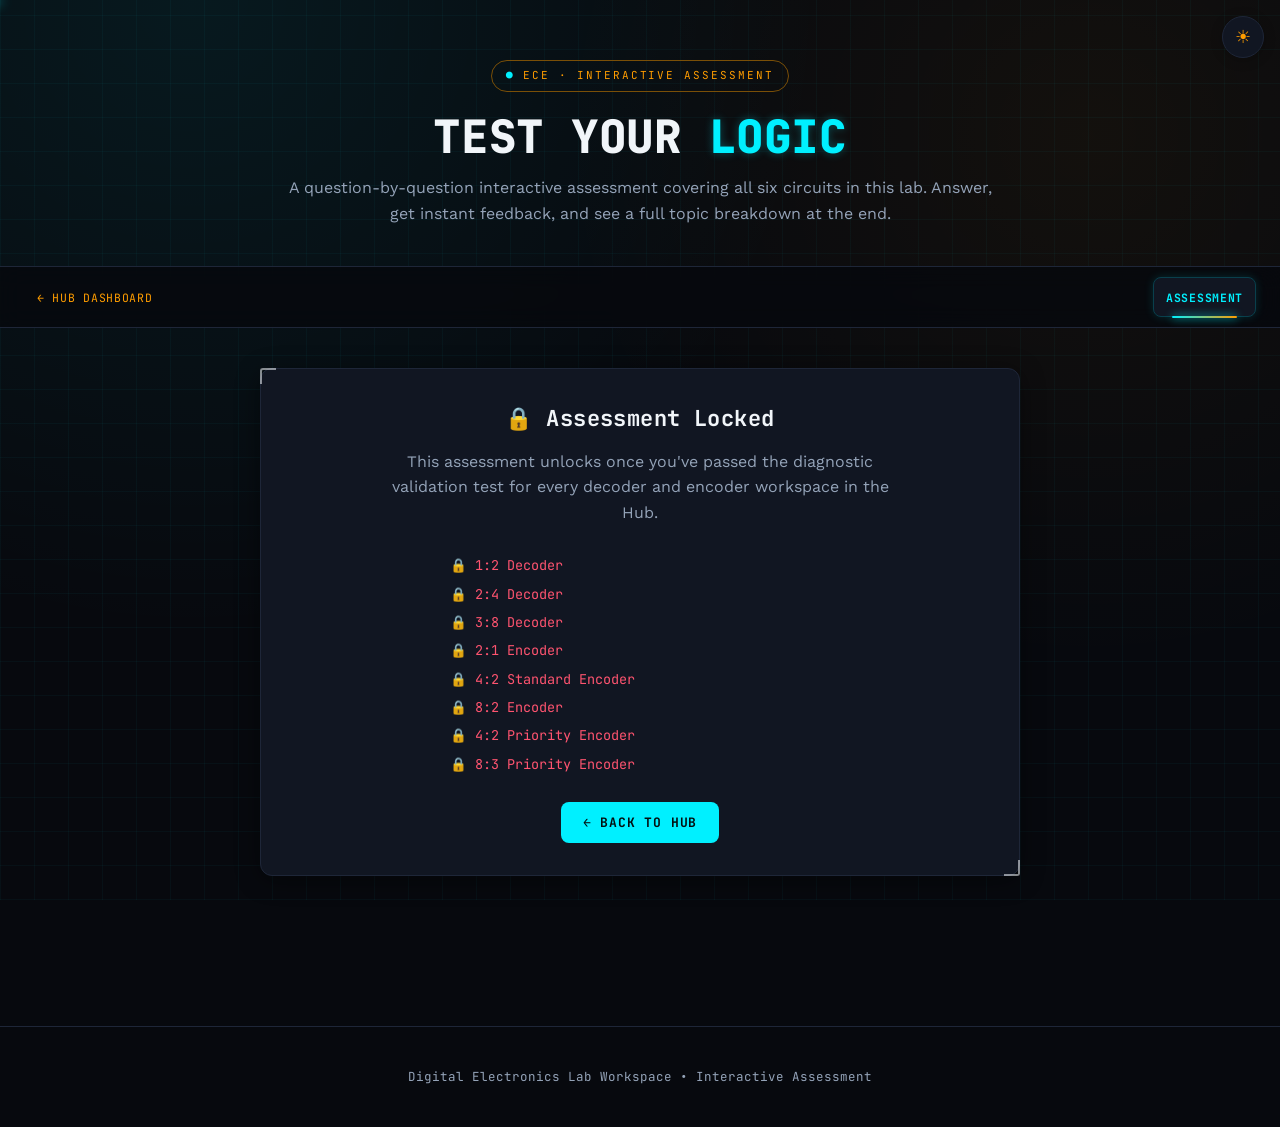
<file: assessment.html>
<!DOCTYPE html>
<html lang="en">
<head>
<meta charset="UTF-8">
<meta name="viewport" content="width=device-width, initial-scale=1.0">
<title>Interactive Assessment — Encoders &amp; Decoders Lab</title>
<link rel="preconnect" href="https://fonts.googleapis.com">
<link href="https://fonts.googleapis.com/css2?family=JetBrains+Mono:wght@400;500;700;800&family=Work+Sans:wght@400;500;600;700&display=swap" rel="stylesheet">
<link rel="stylesheet" href="lab_style.css">
<style>
  .asm-shell{ max-width:760px; margin:0 auto; }
  .asm-card{
    background:var(--panel); border:1px solid var(--panel-border); border-radius:var(--radius);
    padding:32px; box-shadow:0 4px 24px rgba(0,0,0,0.45);
  }
  .asm-topbar{ display:flex; justify-content:space-between; align-items:center; gap:16px; margin-bottom:22px; flex-wrap:wrap; }
  .asm-timer{
    font-family:'JetBrains Mono',monospace; font-size:15px; font-weight:700; color:var(--trace);
    border:1px solid var(--trace-dim); background:var(--bg-alt); padding:8px 14px; border-radius:8px;
  }
  .asm-timer.low{ color:var(--danger); border-color:var(--danger); animation:blink 1s infinite; }
  .asm-progress-label{ font-family:'JetBrains Mono',monospace; font-size:12px; color:var(--text-dim); margin-bottom:6px; }
  .asm-progress-track{ height:8px; border-radius:6px; background:var(--bg-alt); border:1px solid var(--panel-border); overflow:hidden; margin-bottom:26px; }
  .asm-progress-fill{ height:100%; background:linear-gradient(90deg, var(--trace), var(--copper)); width:0%; transition:width .25s ease; }

  .asm-topic-tag{
    display:inline-block; font-family:'JetBrains Mono',monospace; font-size:10.5px; text-transform:uppercase;
    letter-spacing:0.08em; color:var(--copper); border:1px solid var(--copper-dim); padding:4px 10px; border-radius:999px;
    margin-bottom:16px;
  }
  .asm-question{ font-size:19px; font-weight:600; margin:0 0 22px; color:var(--text); line-height:1.5; }
  .asm-options{ display:flex; flex-direction:column; gap:12px; }
  .asm-option{
    text-align:left; font-family:'Work Sans',sans-serif; font-size:14.5px; color:var(--text);
    background:var(--bg-alt); border:1px solid var(--panel-border); border-radius:8px;
    padding:14px 16px; cursor:pointer; transition:all .15s ease; display:flex; gap:10px; align-items:flex-start;
  }
  .asm-option:hover:not(.locked){ border-color:var(--trace-dim); background:#0e1420; }
  .asm-option .letter{
    font-family:'JetBrains Mono',monospace; font-weight:700; color:var(--text-dim);
    width:22px; height:22px; border-radius:6px; border:1px solid var(--panel-border);
    display:flex; align-items:center; justify-content:center; flex-shrink:0; font-size:12px;
  }
  .asm-option.correct{ border-color:var(--good); background:rgba(53,224,138,0.1); }
  .asm-option.correct .letter{ border-color:var(--good); color:var(--good); }
  .asm-option.wrong{ border-color:var(--danger); background:rgba(255,84,112,0.1); }
  .asm-option.wrong .letter{ border-color:var(--danger); color:var(--danger); }
  .asm-option.locked{ cursor:default; }

  .asm-feedback{
    margin-top:18px; padding:14px 16px; border-radius:8px; font-size:13.5px; display:none;
    font-family:'Work Sans',sans-serif; border:1px solid var(--panel-border); background:var(--bg-alt); color:var(--text-dim);
  }
  .asm-feedback.show{ display:block; }
  .asm-feedback strong{ display:block; margin-bottom:4px; font-family:'JetBrains Mono',monospace; font-size:12px; letter-spacing:0.05em; text-transform:uppercase; }
  .asm-feedback.right strong{ color:var(--good); }
  .asm-feedback.wrong strong{ color:var(--danger); }

  .asm-actions{ display:flex; justify-content:space-between; align-items:center; margin-top:24px; gap:14px; }
  .asm-btn{
    font-family:'JetBrains Mono',monospace; font-size:13px; text-transform:uppercase; letter-spacing:0.06em;
    background:var(--trace); color:#031012; border:none; padding:12px 22px; border-radius:8px;
    cursor:pointer; font-weight:700; transition:all .15s ease;
  }
  .asm-btn:hover{ filter:brightness(1.1); }
  .asm-btn.ghost{ background:none; border:1px solid var(--trace-dim); color:var(--trace); }
  .asm-btn:disabled{ opacity:.4; cursor:not-allowed; }

  .asm-start{ text-align:center; }
  .asm-start h3{ font-size:22px; margin:0 0 12px; }
  .asm-start p{ color:var(--text-dim); max-width:520px; margin:0 auto 26px; }
  .asm-meta-row{ display:flex; justify-content:center; gap:26px; margin-bottom:30px; flex-wrap:wrap; }
  .asm-meta{ text-align:center; }
  .asm-meta .num{ font-family:'JetBrains Mono',monospace; font-size:24px; color:var(--trace); font-weight:800; }
  .asm-meta .lbl{ font-family:'JetBrains Mono',monospace; font-size:10.5px; color:var(--text-dim); text-transform:uppercase; letter-spacing:0.08em; }

  .asm-result-score{ text-align:center; margin-bottom:30px; }
  .asm-result-score .big{ font-family:'JetBrains Mono',monospace; font-size:56px; font-weight:800; color:var(--trace); text-shadow:0 0 20px rgba(0,240,255,0.3); }
  .asm-result-score .pct{ font-family:'JetBrains Mono',monospace; font-size:14px; color:var(--text-dim); }
  .asm-badge{
    display:inline-block; margin-top:10px; font-family:'JetBrains Mono',monospace; font-size:11.5px;
    color:#031012; background:var(--copper); padding:5px 12px; border-radius:999px; font-weight:700; letter-spacing:0.05em;
  }
  .asm-breakdown{ margin-bottom:28px; }
  .asm-topic-row{ margin-bottom:14px; }
  .asm-topic-row .row-top{ display:flex; justify-content:space-between; font-family:'JetBrains Mono',monospace; font-size:12px; color:var(--text-dim); margin-bottom:5px; }
  .asm-bar-track{ height:9px; border-radius:6px; background:var(--bg-alt); border:1px solid var(--panel-border); overflow:hidden; }
  .asm-bar-fill{ height:100%; background:linear-gradient(90deg, var(--trace), var(--good)); }
  .asm-best{ text-align:center; font-family:'JetBrains Mono',monospace; font-size:12.5px; color:var(--text-dim); margin-bottom:26px; }
  .asm-best strong{ color:var(--copper); }
  .asm-result-actions{ display:flex; justify-content:center; gap:14px; flex-wrap:wrap; }

  .asm-cert-box{
    background:linear-gradient(135deg, rgba(255,157,0,0.06), rgba(0,240,255,0.04));
    border:1px solid var(--copper-dim); border-radius:12px;
    padding:22px 24px; margin:0 0 26px; text-align:center;
  }
  .asm-cert-box h4{
    margin:0 0 8px; font-family:'JetBrains Mono',monospace; font-size:14px; color:var(--copper);
    text-transform:uppercase; letter-spacing:0.06em;
  }
  .asm-cert-box p{ margin:0 0 16px; font-size:13px; color:var(--text-dim); }
  .cert-name-row{ display:flex; gap:10px; justify-content:center; flex-wrap:wrap; align-items:center; }
  .cert-name-row input{
    flex:1 1 260px; max-width:320px; background:var(--bg-alt); border:1px solid var(--panel-border);
    border-radius:8px; padding:12px 14px; color:var(--text); font-family:'Work Sans',sans-serif; font-size:14px;
  }
  .cert-name-row input:focus{ outline:none; border-color:var(--trace); }
  .cert-name-error{
    display:none; margin-top:10px; color:var(--copper); font-size:12.5px; font-family:'JetBrains Mono',monospace;
  }
  .cert-name-error.show{ display:block; }
  @media (max-width:520px){ .cert-name-row{ flex-direction:column; } .cert-name-row input{ max-width:100%; width:100%; } }

  .asm-focus-banner{
    max-width:760px; margin:0 auto 20px; text-align:center; font-family:'JetBrains Mono',monospace;
    font-size:12px; letter-spacing:0.04em; color:var(--copper); border:1px solid var(--copper-dim);
    background:var(--bg-alt); padding:10px 14px; border-radius:8px;
  }

  .asm-appreciation{
    text-align:center; font-size:15px; line-height:1.6; color:var(--text); max-width:520px;
    margin:0 auto 26px; padding:16px 18px; border:1px solid var(--panel-border); border-radius:10px; background:var(--bg-alt);
  }
  .asm-appreciation .emoji{ font-size:30px; display:block; margin-bottom:8px; }

  /* Question type badge (MCQ / Truth Table / Expression) */
  .asm-type-tag{
    display:inline-block; font-family:'JetBrains Mono',monospace; font-size:10px; text-transform:uppercase;
    letter-spacing:0.06em; color:var(--trace); border:1px solid var(--trace-dim); background:var(--bg-alt);
    padding:3px 9px; border-radius:999px; margin-left:8px; vertical-align:middle;
  }

  /* Truth-table question widget */
  .asm-table-wrap{ margin-bottom:20px; }
  .asm-table-wrap .table-wrapper{ margin-bottom:6px; }
  .asm-table-wrap td.asm-blank-cell{
    color:var(--copper); font-weight:800; background:rgba(255,167,64,0.12);
    border:1px dashed var(--copper-dim);
  }
  .asm-table-hint{
    font-family:'JetBrains Mono',monospace; font-size:11px; color:var(--text-dim); margin:0 0 4px;
  }

  /* Expression-style options: larger monospace, centered */
  .asm-option.mono-expr span:last-child{
    font-family:'JetBrains Mono',monospace; font-size:15px; letter-spacing:0.02em; color:var(--text);
  }
</style>
</head>
<body>
<a href="#main-content" class="skip-link">Skip to main content</a>
<button class="theme-toggle" id="themeToggle" onclick="toggleTheme()" title="Toggle light/dark theme" aria-label="Toggle light/dark theme">☀</button>

<header class="hero" id="labHeader">
  <span class="chip-eyebrow">ECE · Interactive Assessment</span>
  <h1>TEST YOUR <span>LOGIC</span></h1>
  <p class="sub">A question-by-question interactive assessment covering all six circuits in this lab. Answer, get instant feedback, and see a full topic breakdown at the end.</p>
</header>

<nav class="tabs" id="labNav" aria-label="Lab navigation">
  <button class="hub-btn" onclick="location.href='index.html'">← Hub Dashboard</button>
  <button class="active" aria-current="page" style="color:var(--trace);border-color:var(--trace-dim);">Assessment</button>
</nav>

<div class="asm-focus-banner" id="focusBanner" style="display:none;" role="status">🔒 Focus mode — navigation is locked until you finish the assessment</div>

<main id="main-content">
  <div class="asm-shell">

    <!-- LOCKED SCREEN (shown until every decoder/encoder diagnostic test is passed in the Hub) -->
    <div class="asm-card asm-start" id="screenLocked" style="display:none;">
      <h3>🔒 Assessment Locked</h3>
      <p>This assessment unlocks once you've passed the diagnostic validation test for every decoder and encoder workspace in the Hub.</p>
      <div id="lockedProgressList" style="text-align:left; max-width:380px; margin:0 auto 24px; font-family:'JetBrains Mono',monospace; font-size:13.5px; line-height:2.1;"></div>
      <button class="asm-btn" onclick="location.href='index.html'">← Back to Hub</button>
    </div>

    <!-- START SCREEN -->
    <div class="asm-card asm-start" id="screenStart">
      <h3>Ready to test yourself?</h3>
      <p>30 questions across all six circuits — 1:2, 2:4 &amp; 3:8 decoders and 2:1, 4:2 &amp; 8:3 encoders. A mix of multiple-choice, truth-table completion, and logical-expression questions, each with instant feedback and a short explanation before you move on.</p>
      <div class="asm-meta-row">
        <div class="asm-meta"><div class="num">30</div><div class="lbl">Questions</div></div>
        <div class="asm-meta"><div class="num">25:00</div><div class="lbl">Time Limit</div></div>
        <div class="asm-meta"><div class="num">6</div><div class="lbl">Topics</div></div>
      </div>
      <p style="font-size:12.5px; color:var(--text-dim); margin-top:-8px;">Once you begin, the hub navigation will be hidden until you finish — focus mode, no peeking at the labs.</p>
      <button class="asm-btn" onclick="startAssessment()">Begin Assessment</button>
      <div class="asm-best" id="bestPreview" style="margin-top:20px;"></div>
    </div>

    <!-- QUESTION SCREEN -->
    <div class="asm-card" id="screenQuiz" style="display:none;">
      <div class="asm-topbar">
        <div class="asm-progress-label" id="progressLabel" aria-live="polite">Question 1 of 21</div>
        <div class="asm-timer" id="timerDisplay" aria-label="Time remaining" role="timer">25:00</div>
        <span class="sr-only" id="timerAnnounce" aria-live="assertive" aria-atomic="true"></span>
      </div>
      <div class="asm-progress-track" role="progressbar" aria-label="Assessment progress" aria-valuemin="0" aria-valuemax="21" aria-valuenow="0"><div class="asm-progress-fill" id="progressFill"></div></div>

      <div class="asm-topic-tag" id="topicTag">TOPIC</div><span class="asm-type-tag" id="typeTag" style="display:none;"></span>
      <div class="asm-question" id="questionText">Question text</div>
      <div class="asm-table-wrap" id="tableWrap" style="display:none;"></div>
      <div class="asm-options" id="optionsWrap"></div>

      <div class="asm-feedback" id="feedbackBox" role="status" aria-live="polite">
        <strong id="feedbackTitle"></strong>
        <span id="feedbackText"></span>
      </div>

      <div class="asm-actions">
        <button class="asm-btn ghost" id="cancelBtn" onclick="cancelAssessment()">Cancel</button>
        <button class="asm-btn" id="nextBtn" onclick="nextQuestion()" disabled>Next Question</button>
      </div>
    </div>

    <!-- RESULTS SCREEN -->
    <div class="asm-card" id="screenResults" style="display:none;">
      <div class="asm-result-score">
        <div class="big" id="scoreBig">0/15</div>
        <div class="pct" id="scorePct">0%</div>
        <div id="newBestBadge"></div>
      </div>
      <div class="asm-appreciation" id="appreciationBox"></div>
      <div class="asm-breakdown" id="breakdownWrap"></div>
      <div class="asm-best" id="bestFinal"></div>

      <div class="asm-cert-box" id="certBox">
        <h4>🎓 Course Completion Certificate</h4>
        <p>Confirm the name to print on your certificate for <strong>Encoders &amp; Decoders</strong>, then download it as an image.</p>
        <div class="cert-name-row">
          <input type="text" id="certNameInput" placeholder="Enter your full name" />
          <button class="asm-btn" onclick="downloadCertificate()">🎓 Download Certificate</button>
        </div>
        <div class="cert-name-error" id="certNameError">Please enter a name to print on the certificate.</div>
      </div>

      <div class="asm-result-actions">
        <button class="asm-btn" onclick="startAssessment()">Retake Assessment</button>
        <button class="asm-btn ghost" onclick="location.href='index.html'">Back to Hub</button>
      </div>
    </div>

  </div>
</main>

<footer>
  Digital Electronics Lab Workspace &bull; Interactive Assessment
</footer>

<script>
const QUESTIONS = [
  { topic:'dec12', label:'1:2 Decoder', q:'In a 1:2 decoder with Enable = 1, how many output lines are active (HIGH) at any one time?', opts:['0','Exactly 1','2','Depends on Enable only'], correct:1, explain:'When enabled, a decoder always activates exactly one output line — the one whose index matches the binary input code. (With Enable = 0, all outputs are forced LOW instead.)' },
  { topic:'dec12', label:'1:2 Decoder', q:'For a 1:2 decoder, if input A = 1, which output goes HIGH?', opts:['D0','D1','Both D0 and D1','Neither'], correct:1, explain:'D1 = A, so when A = 1, output D1 is HIGH and D0 (= A′) is LOW.' },

  { topic:'dec24', label:'2:4 Decoder', q:'A 2:4 decoder has how many input and output lines?', opts:['4 inputs, 2 outputs','2 inputs, 4 outputs','2 inputs, 2 outputs','3 inputs, 4 outputs'], correct:1, explain:'A 2:4 decoder takes a 2-bit binary code (A1 A0) and drives one of 4 output lines (D0–D3).' },
  { topic:'dec24', label:'2:4 Decoder', q:'If A1 A0 = 10 and Enable = 1 on a 2:4 decoder, which output activates?', opts:['D0','D1','D2','D3'], correct:2, explain:'A1A0 = 10 is binary for 2, so output D2 = E·A1·A0′ goes HIGH.' },
  { topic:'dec24', label:'2:4 Decoder', q:'What happens to all outputs of a 2:4 decoder when Enable = 0?', opts:['All outputs go HIGH','Outputs stay at their last value','All outputs stay LOW regardless of A1 A0','Only D0 goes HIGH'], correct:2, explain:'Enable acts as a master gate — when E = 0, every AND gate output is forced LOW no matter what A1 A0 is.' },

  { topic:'dec38', label:'3:8 Decoder', q:'A 3:8 decoder can uniquely activate how many distinct output lines?', opts:['3','6','8','16'], correct:2, explain:'3 address bits give 2³ = 8 possible codes, so there are 8 output lines (D0–D7).' },
  { topic:'dec38', label:'3:8 Decoder', q:'For inputs A2 A1 A0 = 101 on a 3:8 decoder, which output is activated?', opts:['D3','D5','D6','D7'], correct:1, explain:'101 in binary equals 5, so output D5 = A2·A1′·A0 goes HIGH.' },
  { topic:'dec38', label:'3:8 Decoder', type:'expression', q:'Which minterm expression correctly represents output D6 of a 3:8 decoder?', opts:["A2·A1·A0", "A2·A1·A0'", "A2'·A1·A0'", "A2·A1'·A0'"], correct:1, explain:"6 = 110 in binary, so D6 = A2·A1·A0' (A2 HIGH, A1 HIGH, A0 LOW)." },

  { topic:'enc21', label:'2:1 Encoder', q:'A basic 2:1 encoder converts how many input lines into how many output bit(s)?', opts:['1 input → 2 outputs','2 inputs → 1 output','2 inputs → 2 outputs','4 inputs → 1 output'], correct:1, explain:'An encoder compresses 2ⁿ inputs into n bits — here 2 inputs (Y0, Y1) compress into 1 output bit (A).' },
  { topic:'enc21', label:'2:1 Encoder', q:'What is a key limitation of a basic (non-priority) encoder?', opts:['It needs a clock signal','Output is undefined/ambiguous if more than one input is active at once','It can only have 2 inputs','It cannot be built from logic gates'], correct:1, explain:'Basic encoders assume only one input is HIGH at a time — if two or more go HIGH together, the output code becomes ambiguous. Priority encoders exist to fix this.' },

  { topic:'enc42', label:'4:2 Encoder', q:'In a 4:2 priority encoder, which input line is given the highest priority?', opts:['Y0','Y1','Y2','Y3'], correct:3, explain:'By convention, the highest-indexed input line, Y3, is treated as the highest priority in a standard priority encoder.' },
  { topic:'enc42', label:'4:2 Encoder', q:'If Y3 = 1 and Y1 = 1 simultaneously on a 4:2 priority encoder, what does A1 A0 output?', opts:['00','01','10','11'], correct:3, explain:'Y3 has the highest priority, so it "wins" over Y1. Y3 active gives A1 A0 = 11.' },

  { topic:'enc83', label:'8:3 Encoder', q:'An 8:3 priority encoder compresses how many input lines into how many output bits?', opts:['3 inputs → 8 outputs','8 inputs → 3 outputs','8 inputs → 8 outputs','4 inputs → 3 outputs'], correct:1, explain:'8 = 2³, so 8 input lines (Y0–Y7) compress into a 3-bit binary output (A2 A1 A0).' },
  { topic:'enc83', label:'8:3 Encoder', q:'If Y6 is the highest-priority active input on an 8:3 encoder, what is A2 A1 A0?', opts:['101','110','011','111'], correct:1, explain:'6 in binary is 110, so the encoded output is A2 A1 A0 = 110.' },
  { topic:'enc83', label:'8:3 Encoder', q:'In a plain 8:3 encoder, the expression A0 = Y1+Y3+Y5+Y7 sums which inputs?', opts:['All even-indexed inputs','All inputs greater than 4','All odd-indexed inputs (those with LSB = 1)','Only the highest priority input'], correct:2, explain:'A0 is the least significant output bit, so it goes HIGH for any input whose index is odd — i.e. its binary form ends in 1.' },

  { topic:'dec12', label:'1:2 Decoder', type:'expression', q:'Which Boolean expression correctly describes output D0 of a 1:2 decoder?', opts:["E·A", "E·A'", "A'", "E+A'"], correct:1, explain:"D0 is only HIGH when Enable is HIGH and A is LOW, so D0 = E·A′." },

  { topic:'dec24', label:'2:4 Decoder', type:'truthtable', q:'The row for A1 A0 = 10 (with Enable = 1) is hidden below. What should D0 D1 D2 D3 read?',
    table:{ headers:['E','A1','A0','D0','D1','D2','D3'], blankRow:2,
      rows:[ ['0','X','X','0','0','0','0'], ['1','0','0','1','0','0','0'], ['1','1','0','?','?','?','?'], ['1','1','1','0','0','0','1'] ] },
    opts:['0 0 1 0','1 0 0 0','0 0 0 1','0 1 0 0'], correct:0,
    explain:'A1 A0 = 10 is binary for 2, so only D2 = E·A1·A0′ goes HIGH: D0 D1 D2 D3 = 0 0 1 0.' },

  { topic:'dec38', label:'3:8 Decoder', type:'truthtable', q:'The active output for A2 A1 A0 = 110 is hidden below. Which output line is it?',
    table:{ headers:['A2','A1','A0','Active Output'], blankRow:3,
      rows:[ ['1','0','0','D4'], ['1','0','1','D5'], ['1','1','0','?'], ['1','1','1','D7'] ] },
    opts:['D3','D5','D6','D7'], correct:2,
    explain:'110 in binary equals 6, so the hidden row corresponds to output D6.' },

  { topic:'enc21', label:'2:1 Encoder', type:'expression', q:'Which expression correctly gives the Valid (V) output of a 2:1 encoder?', opts:['Y1·Y0', 'Y1+Y0', "Y1'+Y0'", 'Y1 XOR Y0'], correct:1, explain:'V should be HIGH whenever at least one input is active, which is a logical OR: V = Y1 + Y0.' },

  { topic:'enc42', label:'4:2 Encoder', type:'expression', q:'For a 4:2 priority encoder, which expression correctly defines output A0?', opts:['Y3+Y2', "Y3+Y2'·Y1", 'Y1·Y0', "Y3'·Y2'"], correct:1, explain:"A0 is HIGH if the highest-priority input Y3 is active, OR if Y3 is inactive but Y1 is active while Y2 is not: A0 = Y3 + Y2′·Y1." },

  { topic:'enc83', label:'8:3 Encoder', type:'truthtable', q:'The output code for winning input Y6 is hidden below. What should A2 A1 A0 read?',
    table:{ headers:['Winning Input','A2','A1','A0'], blankRow:1,
      rows:[ ['Y4','1','0','0'], ['Y6','?','?','?'], ['Y7','1','1','1'] ] },
    opts:['0 1 1','1 1 0','1 0 1','0 0 1'], correct:1,
    explain:'6 in binary is 110, so the hidden row is A2 A1 A0 = 1 1 0.' },

  { topic:'dec12', label:'1:2 Decoder', q:'In a 1:2 decoder, when Enable (E) = 0, what are the states of D0 and D1?', opts:['Both HIGH','D0 HIGH, D1 LOW','Both LOW','Depends on A'], correct:2, explain:'Enable acts as a master gate — with E = 0, both AND gates output LOW regardless of A, so D0 and D1 are both forced LOW.' },
  { topic:'dec12', label:'1:2 Decoder', q:'How many address input lines does a 1:2 decoder have, not counting Enable?', opts:['0','1','2','3'], correct:1, explain:'A 1:2 decoder has exactly one address input, A, which alone is enough to select between its 2 outputs (2¹ = 2).' },

  { topic:'dec24', label:'2:4 Decoder', q:'How many AND gates are needed to generate the four outputs of a 2:4 decoder (not counting the NOT gates used for complements)?', opts:['1','2','4','8'], correct:2, explain:'Each output D0–D3 is produced by its own 3-input AND gate (two address literals ANDed with Enable), so 4 AND gates are needed in total.' },

  { topic:'dec38', label:'3:8 Decoder', q:'For a 3:8 decoder with Enable = 1, if A2 A1 A0 = 011, which output goes HIGH?', opts:['D2','D3','D4','D6'], correct:1, explain:'011 in binary equals 3, so output D3 = A2′·A1·A0 goes HIGH.' },

  { topic:'enc21', label:'2:1 Encoder', q:"In a 2:1 encoder's truth table, what does an 'X' in the output column typically represent?", opts:['A forced HIGH state','A don\'t-care / undefined output','An error condition only','A valid LOW state'], correct:1, explain:"When neither input is active (Y1=Y0=0), there is nothing to encode, so the output is undefined — commonly marked X (don't care) in the truth table." },
  { topic:'enc21', label:'2:1 Encoder', q:'Which single logic gate type is sufficient to generate the Valid (V) output of a 2:1 encoder?', opts:['AND gate','OR gate','NOT gate','XOR gate'], correct:1, explain:'V = Y1 + Y0 is a simple 2-input OR operation, so one OR gate is all that\'s needed.' },

  { topic:'enc42', label:'4:2 Encoder', q:'On a 4:2 priority encoder, if Y2 = 1 and Y1 = 1 at the same time (Y3 = 0), which input wins and what is A1 A0?', opts:['Y1 wins, A1A0 = 01','Y2 wins, A1A0 = 10','Both win, A1A0 = 11','Y2 wins, A1A0 = 01'], correct:1, explain:'Y2 has higher priority than Y1, so Y2 wins, giving A1 A0 = 10 regardless of Y1.' },
  { topic:'enc42', label:'4:2 Encoder', q:'What does the Valid (V) output of a 4:2 priority encoder indicate?', opts:['That Y3 specifically is active','That at least one input line is currently active','That exactly two inputs are active','That no inputs are active'], correct:1, explain:'V = Y3+Y2+Y1+Y0 goes HIGH whenever any input line is active, signalling that the encoded output is meaningful.' },

  { topic:'enc83', label:'8:3 Encoder', q:'If both Y3 and Y5 are active at the same time on an 8:3 priority encoder, which input determines the output code?', opts:['Y3, since it comes first','Y5, since it has the higher index','Neither — the output is invalid','Both — the outputs are averaged'], correct:1, explain:'Priority encoders always let the highest-indexed active input win, so Y5 (index 5) overrides Y3 (index 3).' },
];

const TOTAL_TIME = 1500; // 25 minutes in seconds
const TOPIC_ORDER = [
  {key:'dec12', label:'1:2 Decoder'},
  {key:'dec24', label:'2:4 Decoder'},
  {key:'dec38', label:'3:8 Decoder'},
  {key:'enc21', label:'2:1 Encoder'},
  {key:'enc42', label:'4:2 Encoder'},
  {key:'enc83', label:'8:3 Encoder'},
];
const BEST_KEY = 'ecd_assessment_best_v1';
const LOCK_KEY = 'ecd_assessment_active';

// The assessment stays locked until every decoder/encoder workspace's
// diagnostic test (set by the Hub in index.html) has been passed.
const REQUIRED_TOPICS = ['dec12', 'dec24', 'dec38', 'enc21', 'enc42std', 'enc82', 'enc42', 'enc83'];
const REQUIRED_TOPIC_LABELS = {
  dec12: '1:2 Decoder',
  dec24: '2:4 Decoder',
  dec38: '3:8 Decoder',
  enc21: '2:1 Encoder',
  enc42std: '4:2 Standard Encoder',
  enc82: '8:2 Encoder',
  enc42: '4:2 Priority Encoder',
  enc83: '8:3 Priority Encoder'
};

function isTopicDone(id){
  try { return localStorage.getItem('ecd_completed_' + id) === 'true'; } catch(e){ return false; }
}
function isAdminSession(){
  try { return sessionStorage.getItem('ecd_lab_is_admin') === 'true'; } catch(e){ return false; }
}
function assessmentIsUnlocked(){
  if (isAdminSession()) return true;
  return REQUIRED_TOPICS.every(isTopicDone);
}
function renderLockedScreen(){
  const list = document.getElementById('lockedProgressList');
  if(!list) return;
  list.innerHTML = REQUIRED_TOPICS.map(id => {
    const done = isTopicDone(id);
    const color = done ? 'var(--good)' : 'var(--danger)';
    const icon = done ? '✅' : '🔒';
    return `<div style="color:${color};">${icon} ${REQUIRED_TOPIC_LABELS[id]}</div>`;
  }).join('');
}
function applyAssessmentLockGate(){
  if(assessmentIsUnlocked()) return true;
  renderLockedScreen();
  document.getElementById('screenStart').style.display = 'none';
  document.getElementById('screenLocked').style.display = 'block';
  return false;
}
const assessmentUnlocked = applyAssessmentLockGate();

// This page never persists progress across a reload, so any stale lock
// from a previous tab/crash should not keep the other lab pages locked out.
try { localStorage.removeItem(LOCK_KEY); } catch(e){}

let order = [];
let current = 0;
let answers = [];
let timeLeft = TOTAL_TIME;
let timerHandle = null;
let locked = false;
let optionOrder = []; // per-question shuffled display order of options, so the correct answer isn't always in the same slot

function shuffledIndices(n){
  const arr = Array.from({length:n}, (_,i)=>i);
  for(let i=arr.length-1;i>0;i--){
    const j = Math.floor(Math.random()*(i+1));
    [arr[i],arr[j]] = [arr[j],arr[i]];
  }
  return arr;
}

function fmtTime(s){
  const m = Math.floor(s/60).toString().padStart(2,'0');
  const sec = (s%60).toString().padStart(2,'0');
  return `${m}:${sec}`;
}

function showBestPreview(){
  const best = localStorage.getItem(BEST_KEY);
  document.getElementById('bestPreview').textContent = best
    ? `Your personal best on this device: ${best}/${QUESTIONS.length}`
    : 'No attempts recorded yet on this device.';
}
showBestPreview();

function startAssessment(){
  if (!assessmentUnlocked) { applyAssessmentLockGate(); return; }
  order = shuffledIndices(QUESTIONS.length);
  current = 0;
  answers = new Array(QUESTIONS.length).fill(null); // null = unanswered
  optionOrder = QUESTIONS.map(item => shuffledIndices(item.opts.length));
  timeLeft = TOTAL_TIME;
  document.getElementById('screenStart').style.display = 'none';
  document.getElementById('screenResults').style.display = 'none';
  document.getElementById('screenQuiz').style.display = 'block';
  const track = document.querySelector('.asm-progress-track');
  if(track){ track.setAttribute('aria-valuemax', String(QUESTIONS.length)); track.setAttribute('aria-valuenow','0'); }
  const ann = document.getElementById('timerAnnounce');
  if(ann) ann.textContent = '';

  // Lock out the other lab pages (nav, hub, direct URLs, other tabs) so
  // answers can't be looked up mid-assessment
  try { localStorage.setItem(LOCK_KEY, '1'); } catch(e){}

  // Hide the rest of the learning platform so the test runs distraction-free
  document.getElementById('labNav').style.display = 'none';
  document.getElementById('labHeader').style.display = 'none';
  document.getElementById('focusBanner').style.display = 'block';

  clearInterval(timerHandle);
  timerHandle = setInterval(tick, 1000);
  updateTimerDisplay();
  renderQuestion();
}

function tick(){
  timeLeft--;
  updateTimerDisplay();
  if(timeLeft === 60){
    const ann = document.getElementById('timerAnnounce');
    if(ann) ann.textContent = 'One minute remaining.';
  }
  if(timeLeft <= 0){
    clearInterval(timerHandle);
    finishAssessment();
  }
}

function updateTimerDisplay(){
  const el = document.getElementById('timerDisplay');
  el.textContent = fmtTime(Math.max(timeLeft,0));
  el.classList.toggle('low', timeLeft <= 60);
}

function buildTableHtml(tbl){
  const headRow = tbl.headers.map(h=>`<th>${h}</th>`).join('');
  const bodyRows = tbl.rows.map((row,ri)=>{
    const cells = row.map(cell=>{
      const isBlank = cell === '?';
      return `<td${isBlank ? ' class="asm-blank-cell"' : ''}>${cell}</td>`;
    }).join('');
    return `<tr>${cells}</tr>`;
  }).join('');
  return `<p class="asm-table-hint">Highlighted cells are the ones you need to work out.</p><div class="table-wrapper"><table><thead><tr>${headRow}</tr></thead><tbody>${bodyRows}</tbody></table></div>`;
}

function renderQuestion(){
  locked = false;
  const qi = order[current];
  const item = QUESTIONS[qi];
  const optOrder = optionOrder[qi]; // display-position -> original option index
  document.getElementById('progressLabel').textContent = `Question ${current+1} of ${QUESTIONS.length}`;
  document.getElementById('progressFill').style.width = `${(current/QUESTIONS.length)*100}%`;
  const track = document.querySelector('.asm-progress-track');
  if(track) track.setAttribute('aria-valuenow', String(current));
  document.getElementById('topicTag').textContent = item.label;
  document.getElementById('questionText').textContent = item.q;

  const typeTag = document.getElementById('typeTag');
  const typeLabels = { truthtable:'Truth Table', expression:'Logical Expression' };
  if(typeLabels[item.type]){
    typeTag.textContent = typeLabels[item.type];
    typeTag.style.display = 'inline-block';
  } else {
    typeTag.style.display = 'none';
  }

  const tableWrap = document.getElementById('tableWrap');
  if(item.type === 'truthtable' && item.table){
    tableWrap.innerHTML = buildTableHtml(item.table);
    tableWrap.style.display = 'block';
  } else {
    tableWrap.innerHTML = '';
    tableWrap.style.display = 'none';
  }

  const wrap = document.getElementById('optionsWrap');
  wrap.innerHTML = '';
  const letters = ['A','B','C','D'];
  optOrder.forEach((origIdx,pos)=>{
    const btn = document.createElement('button');
    btn.type = 'button';
    btn.className = 'asm-option' + (item.type === 'expression' ? ' mono-expr' : '');
    btn.setAttribute('aria-label', `Option ${letters[pos]}: ${item.opts[origIdx]}`);
    btn.innerHTML = `<span class="letter" aria-hidden="true">${letters[pos]}</span><span>${item.opts[origIdx]}</span>`;
    btn.onclick = () => selectAnswer(pos);
    wrap.appendChild(btn);
  });

  document.getElementById('feedbackBox').className = 'asm-feedback';
  document.getElementById('nextBtn').disabled = true;
  document.getElementById('nextBtn').textContent = (current === QUESTIONS.length-1) ? 'Finish Assessment' : 'Next Question';
}

function selectAnswer(pos){
  if(locked) return;
  locked = true;
  const qi = order[current];
  const item = QUESTIONS[qi];
  const optOrder = optionOrder[qi];
  const chosenOrigIdx = optOrder[pos];
  answers[qi] = chosenOrigIdx;

  const opts = document.querySelectorAll('.asm-option');
  opts.forEach((el,idx)=>{
    el.classList.add('locked');
    el.setAttribute('aria-disabled','true');
    el.tabIndex = -1;
    const origIdx = optOrder[idx];
    if(origIdx === item.correct) el.classList.add('correct');
    else if(idx === pos) el.classList.add('wrong');
  });

  const fb = document.getElementById('feedbackBox');
  const isRight = chosenOrigIdx === item.correct;
  fb.className = 'asm-feedback show ' + (isRight ? 'right' : 'wrong');
  document.getElementById('feedbackTitle').textContent = isRight ? 'Correct' : 'Not quite';
  document.getElementById('feedbackText').textContent = item.explain;

  document.getElementById('nextBtn').disabled = false;
}

function nextQuestion(){
  if(current === QUESTIONS.length-1){
    clearInterval(timerHandle);
    finishAssessment();
    return;
  }
  current++;
  renderQuestion();
}

function cancelAssessment(){
  if(!confirm('Cancel this assessment? Your progress on this attempt will be lost.')) return;
  clearInterval(timerHandle);
  document.getElementById('screenQuiz').style.display = 'none';
  document.getElementById('screenResults').style.display = 'none';
  document.getElementById('screenStart').style.display = 'block';

  // Unlock the other lab pages
  try { localStorage.removeItem(LOCK_KEY); } catch(e){}

  // Restore the learning platform, same as a normal finish
  document.getElementById('labNav').style.display = '';
  document.getElementById('labHeader').style.display = '';
  document.getElementById('focusBanner').style.display = 'none';

  showBestPreview();
}

function finishAssessment(){
  document.getElementById('screenQuiz').style.display = 'none';
  document.getElementById('screenResults').style.display = 'block';

  // Unlock the other lab pages now that the test is over
  try { localStorage.removeItem(LOCK_KEY); } catch(e){}

  // Bring the learning platform back now that the test is over
  document.getElementById('labNav').style.display = '';
  document.getElementById('labHeader').style.display = '';
  document.getElementById('focusBanner').style.display = 'none';

  let score = 0;
  const topicStats = {};
  TOPIC_ORDER.forEach(t => topicStats[t.key] = {correct:0,total:0});

  QUESTIONS.forEach((item,i)=>{
    topicStats[item.topic].total++;
    if(answers[i] === item.correct){
      score++;
      topicStats[item.topic].correct++;
    }
  });

  const pct = Math.round((score/QUESTIONS.length)*100);
  document.getElementById('scoreBig').textContent = `${score}/${QUESTIONS.length}`;
  document.getElementById('scorePct').textContent = `${pct}% correct`;

  let emoji, headline, note;
  if(pct === 100){
    emoji = '🏆'; headline = 'Perfect score — outstanding work!';
    note = 'You nailed every encoder and decoder question. That\'s a rock-solid grasp of the material.';
  } else if(pct >= 80){
    emoji = '🎉'; headline = 'Excellent work!';
    note = 'You clearly understand how encoders and decoders behave. Just polish the few you missed.';
  } else if(pct >= 60){
    emoji = '👍'; headline = 'Good effort — you\'re getting there!';
    note = 'Solid grasp of the fundamentals. Revisit the topics below where you dropped points.';
  } else if(pct >= 40){
    emoji = '💪'; headline = 'Nice try — keep practicing!';
    note = 'You\'re building the right instincts. Go back through the simulators for your weaker topics and try again.';
  } else {
    emoji = '🌱'; headline = 'Thanks for giving it a shot!';
    note = 'Every attempt helps you learn. Revisit the interactive labs for each circuit, then retake the assessment.';
  }
  document.getElementById('appreciationBox').innerHTML =
    `<span class="emoji">${emoji}</span><strong>${headline}</strong><br>${note}`;

  const breakdown = document.getElementById('breakdownWrap');
  breakdown.innerHTML = '<div class="asm-topic-row" style="margin-bottom:18px;"><strong style="font-family:\'JetBrains Mono\',monospace;font-size:12px;color:var(--text-dim);text-transform:uppercase;letter-spacing:0.08em;">Topic breakdown</strong></div>';
  TOPIC_ORDER.forEach(t=>{
    const s = topicStats[t.key];
    if(s.total === 0) return;
    const rowPct = Math.round((s.correct/s.total)*100);
    const row = document.createElement('div');
    row.className = 'asm-topic-row';
    row.innerHTML = `
      <div class="row-top"><span>${t.label}</span><span>${s.correct}/${s.total}</span></div>
      <div class="asm-bar-track"><div class="asm-bar-fill" style="width:${rowPct}%;"></div></div>
    `;
    breakdown.appendChild(row);
  });

  const prevBest = parseInt(localStorage.getItem(BEST_KEY) || '0', 10);
  const badge = document.getElementById('newBestBadge');
  if(score > prevBest){
    localStorage.setItem(BEST_KEY, String(score));
    badge.innerHTML = '<div class="asm-badge">New personal best!</div>';
  } else {
    badge.innerHTML = '';
  }
  const best = Math.max(score, prevBest);
  document.getElementById('bestFinal').innerHTML = `Personal best on this device: <strong>${best}/${QUESTIONS.length}</strong>`;

  // Save this attempt's result for the certificate, and pre-fill the
  // name field from the logged-in session if one exists.
  lastAttempt = { score, total: QUESTIONS.length, pct };
  const certInput = document.getElementById('certNameInput');
  const certErr = document.getElementById('certNameError');
  if(certInput){
    if(!certInput.value.trim()){
      certInput.value = getStoredUserName();
    }
    certErr.classList.remove('show');
  }
}

/* ── Course Completion Certificate ── */
let lastAttempt = { score: 0, total: 0, pct: 0 };

function getStoredUserName(){
  try {
    const n = sessionStorage.getItem('ecd_lab_user_name');
    return (n && n !== 'Admin') ? n : (n || '');
  } catch(e){ return ''; }
}

async function downloadCertificate(){
  const input = document.getElementById('certNameInput');
  const errEl = document.getElementById('certNameError');
  const name = input.value.trim();

  if(!name){
    errEl.classList.add('show');
    input.focus();
    return;
  }
  errEl.classList.remove('show');

  try { if(document.fonts && document.fonts.ready) await document.fonts.ready; } catch(e){}

  const W = 1600, H = 1131;
  const canvas = document.createElement('canvas');
  canvas.width = W; canvas.height = H;
  const ctx = canvas.getContext('2d');

  // Background
  const bgGrad = ctx.createLinearGradient(0, 0, W, H);
  bgGrad.addColorStop(0, '#080b12');
  bgGrad.addColorStop(1, '#0d1119');
  ctx.fillStyle = bgGrad;
  ctx.fillRect(0, 0, W, H);

  const glow = ctx.createRadialGradient(W/2, H*0.35, 50, W/2, H*0.35, W*0.6);
  glow.addColorStop(0, 'rgba(0,240,255,0.10)');
  glow.addColorStop(1, 'rgba(0,240,255,0)');
  ctx.fillStyle = glow;
  ctx.fillRect(0, 0, W, H);

  // Borders
  ctx.strokeStyle = '#ff9d00';
  ctx.lineWidth = 4;
  ctx.strokeRect(40, 40, W-80, H-80);
  ctx.strokeStyle = 'rgba(0,240,255,0.55)';
  ctx.lineWidth = 1.5;
  ctx.strokeRect(58, 58, W-116, H-116);

  // Corner brackets
  function corner(x, y, dx, dy){
    ctx.strokeStyle = '#00f0ff';
    ctx.lineWidth = 3;
    ctx.beginPath();
    ctx.moveTo(x, y + dy*44);
    ctx.lineTo(x, y);
    ctx.lineTo(x + dx*44, y);
    ctx.stroke();
  }
  corner(80, 80, 1, 1);
  corner(W-80, 80, -1, 1);
  corner(80, H-80, 1, -1);
  corner(W-80, H-80, -1, -1);

  ctx.textAlign = 'center';

  // Eyebrow
  ctx.fillStyle = '#ff9d00';
  ctx.font = '600 22px "JetBrains Mono", monospace';
  ctx.fillText('ECE · DIGITAL ELECTRONICS LAB', W/2, 155);

  // Title
  ctx.fillStyle = '#e7edf5';
  ctx.font = '800 60px "JetBrains Mono", monospace';
  ctx.shadowColor = 'rgba(0,240,255,0.5)';
  ctx.shadowBlur = 18;
  ctx.fillText('CERTIFICATE OF COMPLETION', W/2, 232);
  ctx.shadowBlur = 0;

  // Divider
  const divGrad = ctx.createLinearGradient(W/2-220, 0, W/2+220, 0);
  divGrad.addColorStop(0, 'rgba(0,240,255,0)');
  divGrad.addColorStop(0.5, '#00f0ff');
  divGrad.addColorStop(1, 'rgba(0,240,255,0)');
  ctx.strokeStyle = divGrad;
  ctx.lineWidth = 2;
  ctx.beginPath();
  ctx.moveTo(W/2-220, 268);
  ctx.lineTo(W/2+220, 268);
  ctx.stroke();

  // "This certifies that"
  ctx.fillStyle = '#8a97ab';
  ctx.font = '500 26px "Work Sans", sans-serif';
  ctx.fillText('This certifies that', W/2, 336);

  // Name (auto-shrink to fit width)
  let nameFontSize = 68;
  ctx.font = `800 ${nameFontSize}px "Work Sans", sans-serif`;
  while(ctx.measureText(name).width > W-280 && nameFontSize > 28){
    nameFontSize -= 2;
    ctx.font = `800 ${nameFontSize}px "Work Sans", sans-serif`;
  }
  ctx.fillStyle = '#ff9d00';
  ctx.shadowColor = 'rgba(255,157,0,0.4)';
  ctx.shadowBlur = 14;
  ctx.fillText(name, W/2, 428);
  ctx.shadowBlur = 0;

  const nameWidth = ctx.measureText(name).width;
  ctx.strokeStyle = 'rgba(255,157,0,0.5)';
  ctx.lineWidth = 2;
  ctx.beginPath();
  ctx.moveTo(W/2 - Math.max(nameWidth/2+40, 220), 458);
  ctx.lineTo(W/2 + Math.max(nameWidth/2+40, 220), 458);
  ctx.stroke();

  // Completion line
  ctx.fillStyle = '#8a97ab';
  ctx.font = '500 24px "Work Sans", sans-serif';
  ctx.fillText('has successfully completed the interactive assessment on', W/2, 518);

  // Topic
  ctx.fillStyle = '#00f0ff';
  ctx.font = '800 46px "JetBrains Mono", monospace';
  ctx.shadowColor = 'rgba(0,240,255,0.45)';
  ctx.shadowBlur = 14;
  ctx.fillText('ENCODERS & DECODERS', W/2, 588);
  ctx.shadowBlur = 0;

  ctx.fillStyle = '#8a97ab';
  ctx.font = '400 18px "Work Sans", sans-serif';
  ctx.fillText('Digital Electronics Interactive Lab', W/2, 618);

  // Score + date
  const dateStr = new Date().toLocaleDateString(undefined, { year:'numeric', month:'long', day:'numeric' });
  ctx.fillStyle = '#e7edf5';
  ctx.font = '600 24px "JetBrains Mono", monospace';
  ctx.fillText(`Score: ${lastAttempt.score}/${lastAttempt.total}  (${lastAttempt.pct}% correct)`, W/2, 680);

  ctx.fillStyle = '#8a97ab';
  ctx.font = '400 20px "Work Sans", sans-serif';
  ctx.fillText(`Issued on ${dateStr}`, W/2, 712);

  // Seal
  const sealX = W-260, sealY = H-220, sealR = 90;
  const sealGrad = ctx.createRadialGradient(sealX, sealY, 10, sealX, sealY, sealR);
  sealGrad.addColorStop(0, '#ffcf80');
  sealGrad.addColorStop(1, '#ff9d00');
  ctx.beginPath();
  ctx.arc(sealX, sealY, sealR, 0, Math.PI*2);
  ctx.fillStyle = sealGrad;
  ctx.fill();
  ctx.lineWidth = 3;
  ctx.strokeStyle = '#1a1210';
  ctx.stroke();
  ctx.fillStyle = '#1a1210';
  ctx.font = '800 34px "JetBrains Mono", monospace';
  ctx.fillText('✓', sealX, sealY+14);
  ctx.font = '700 12px "JetBrains Mono", monospace';
  ctx.fillText('VERIFIED', sealX, sealY+36);

  // Signature block
  ctx.textAlign = 'left';
  ctx.strokeStyle = 'rgba(148,163,184,0.5)';
  ctx.lineWidth = 1.5;
  ctx.beginPath();
  ctx.moveTo(180, H-190);
  ctx.lineTo(480, H-190);
  ctx.stroke();
  ctx.fillStyle = '#e7edf5';
  ctx.font = '700 20px "JetBrains Mono", monospace';
  ctx.fillText('Digital Electronics Lab', 180, H-160);
  ctx.fillStyle = '#8a97ab';
  ctx.font = '400 15px "Work Sans", sans-serif';
  ctx.fillText('Quantum Void Interactive Workspace', 180, H-138);

  // Certificate ID
  ctx.textAlign = 'center';
  const certId = 'ECD-' + Date.now().toString(36).toUpperCase();
  ctx.fillStyle = '#4c5b70';
  ctx.font = '400 14px "JetBrains Mono", monospace';
  ctx.fillText(`Certificate ID: ${certId}`, W/2, H-70);

  // Trigger download
  const safeName = name.replace(/[^a-z0-9]+/gi, '_').replace(/^_+|_+$/g, '') || 'certificate';
  const link = document.createElement('a');
  link.download = `Encoders_Decoders_Certificate_${safeName}.png`;
  link.href = canvas.toDataURL('image/png');
  link.click();
}
function toggleTheme(){
  const html = document.documentElement;
  const current = html.getAttribute('data-theme');
  const next = current === 'light' ? 'dark' : 'light';
  html.setAttribute('data-theme', next);
  document.getElementById('themeToggle').textContent = next === 'light' ? '🌙' : '☀';
  try { localStorage.setItem('ecd_lab_theme', next); } catch(e){}
}
(function initTheme(){
  try {
    const saved = localStorage.getItem('ecd_lab_theme');
    if(saved === 'light'){
      document.documentElement.setAttribute('data-theme', 'light');
      document.getElementById('themeToggle').textContent = '🌙';
    }
  } catch(e){}
})();
</script>
</body>
</html>
</file>
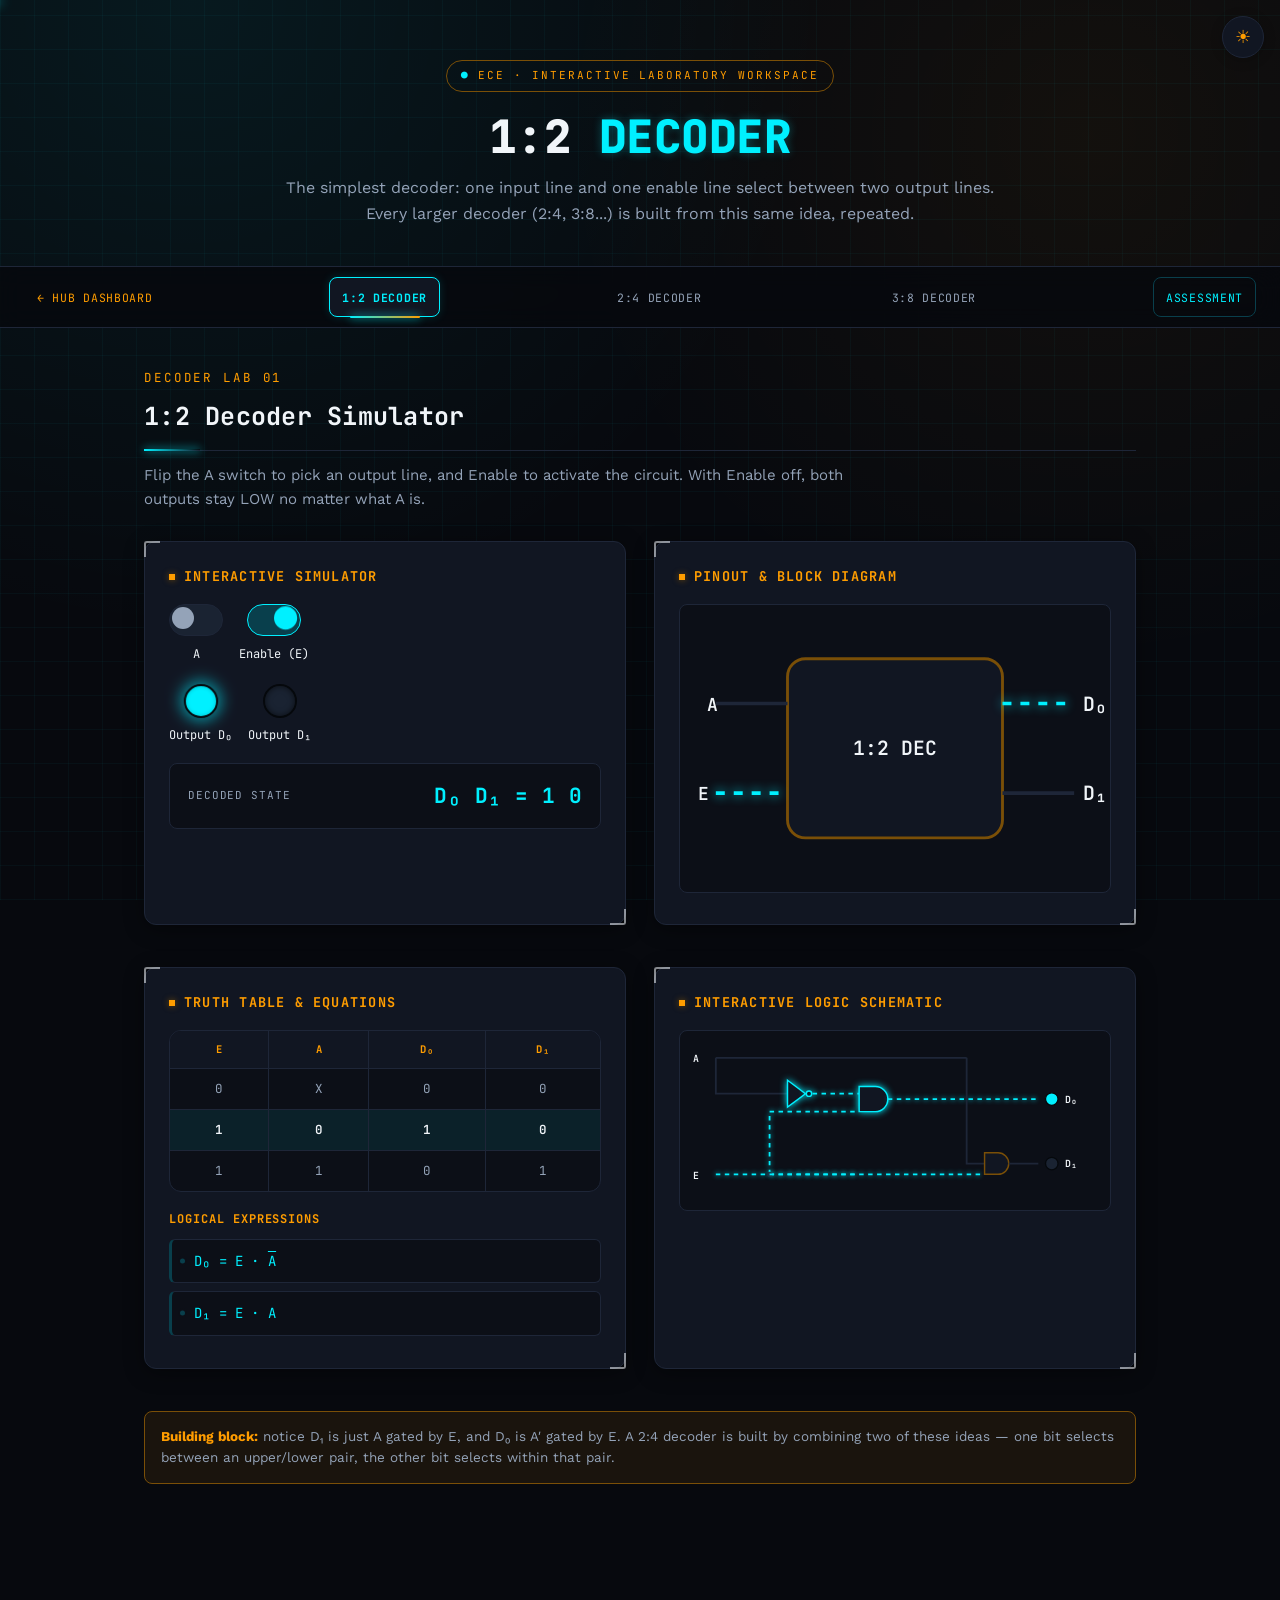
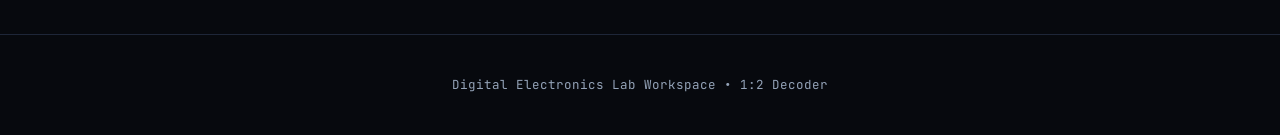
<file: decoder_1_2.html>
<!DOCTYPE html>
<html lang="en">
<head>
<meta charset="UTF-8">
<meta name="viewport" content="width=device-width, initial-scale=1.0">
<title>1:2 Decoder Lab — Quantum Void Workspace</title>
<link rel="preconnect" href="https://fonts.googleapis.com">
<link href="https://fonts.googleapis.com/css2?family=JetBrains+Mono:wght@400;500;700;800&family=Work+Sans:wght@400;500;600;700&display=swap" rel="stylesheet">
<link rel="stylesheet" href="lab_style.css">
</head>
<body>
<a href="#main-content" class="skip-link">Skip to main content</a>
<button class="theme-toggle" id="themeToggle" onclick="toggleTheme()" title="Toggle light/dark theme" aria-label="Toggle light/dark theme">☀</button>

<header class="hero">
  <span class="chip-eyebrow">ECE · Interactive Laboratory Workspace</span>
  <h1>1:2 <span>DECODER</span></h1>
  <p class="sub">The simplest decoder: one input line and one enable line select between two output lines. Every larger decoder (2:4, 3:8...) is built from this same idea, repeated.</p>
</header>

<nav class="tabs" aria-label="Lab navigation">
  <button class="hub-btn" onclick="location.href='index.html'">← Hub Dashboard</button>
  <button class="active" aria-current="page" onclick="location.href='decoder_1_2.html'">1:2 Decoder</button>
  <button onclick="location.href='decoder_2_4.html'">2:4 Decoder</button>
  <button onclick="location.href='decoder_3_8.html'">3:8 Decoder</button>
  <button onclick="location.href='assessment.html'" style="color:var(--trace);border-color:var(--trace-dim);">Assessment</button>
</nav>

<main id="main-content">

  <span class="eyebrow-num">Decoder Lab 01</span>
  <h2 class="section-title">1:2 Decoder Simulator</h2>
  <p class="lead">Flip the A switch to pick an output line, and Enable to activate the circuit. With Enable off, both outputs stay LOW no matter what A is.</p>

  <div class="grid-2">
    <!-- Simulator Panel -->
    <div class="panel">
      <h4>Interactive Simulator</h4>
      <div class="led-row" style="margin-bottom:20px;">
        <div class="toggle">
          <button type="button" class="switch" id="sw-dec12-a" onclick="toggleDec12('a')" role="switch" aria-checked="false" aria-label="Input A"></button>
          <span>A</span>
        </div>
        <div class="toggle">
          <button type="button" class="switch on" id="sw-dec12-e" onclick="toggleDec12('e')" role="switch" aria-checked="true" aria-label="Enable"></button>
          <span>Enable (E)</span>
        </div>
      </div>
      <div class="led-row">
        <div class="led-btn" disabled>
          <span id="led-dec12-d0" class="bulb" aria-hidden="true"></span>
          <span>Output D₀</span>
        </div>
        <div class="led-btn" disabled>
          <span id="led-dec12-d1" class="bulb" aria-hidden="true"></span>
          <span>Output D₁</span>
        </div>
      </div>
      <div class="output-readout" aria-live="polite" aria-atomic="true">
        <span>Decoded State</span>
        <span id="readout-dec12" class="val">D₀ D₁ = 0 0</span>
      </div>
    </div>

    <!-- Block Diagram -->
    <div class="panel">
      <h4>Pinout &amp; Block Diagram</h4>
      <svg class="diagram" viewBox="0 0 240 160">
        <rect x="60" y="30" width="120" height="100" rx="10" class="gate-body" />
        <text x="120" y="84" class="gate-label" text-anchor="middle" font-weight="bold" fill="var(--copper)">1:2 DEC</text>
        <path id="bd-dec12-w-a" d="M 20 55 H 60" class="wire" />
        <text x="15" y="59" class="gate-label" style="font-size:10px;">A</text>
        <path id="bd-dec12-w-e" d="M 20 105 H 60" class="wire" />
        <text x="10" y="109" class="gate-label" style="font-size:10px;">E</text>
        <path id="bd-dec12-w-d0" d="M 180 55 H 220" class="wire" />
        <text x="225" y="59" class="gate-label">D₀</text>
        <path id="bd-dec12-w-d1" d="M 180 105 H 220" class="wire" />
        <text x="225" y="109" class="gate-label">D₁</text>
      </svg>
    </div>
  </div>

  <div class="grid-2">
    <!-- Truth Table -->
    <div class="panel">
      <h4>Truth Table &amp; Equations</h4>
      <div class="table-wrapper">
        <table>
          <thead><tr><th>E</th><th>A</th><th>D₀</th><th>D₁</th></tr></thead>
          <tbody id="table-dec12">
            <tr data-row="dis"><td>0</td><td>X</td><td>0</td><td>0</td></tr>
            <tr data-row="0"><td>1</td><td>0</td><td>1</td><td>0</td></tr>
            <tr data-row="1"><td>1</td><td>1</td><td>0</td><td>1</td></tr>
          </tbody>
        </table>
      </div>
      <div class="logic-expressions">
        <h5>Logical Expressions</h5>
        <div class="expr-item">D₀ = E &middot; <span class="overline">A</span></div>
        <div class="expr-item">D₁ = E &middot; A</div>
      </div>
    </div>

    <!-- Logic Diagram -->
    <div class="panel">
      <h4>Interactive Logic Schematic</h4>
      <svg class="diagram" viewBox="0 0 480 200">
        <text x="15" y="35" class="gate-label">A</text>
        <text x="15" y="165" class="gate-label">E</text>

        <path id="diag-dec12-w-a" d="M 40 30 H 320" class="wire" />
        <path id="diag-dec12-w-e" d="M 40 160 H 100" class="wire" />

        <!-- NOT gate on A -->
        <path id="diag-dec12-w-a-not-in" d="M 40 30 V 70 H 120" class="wire" />
        <path id="diag-dec12-gate-not" d="M 120 55 L 140 70 L 120 85 Z" class="gate-body" />
        <circle id="diag-dec12-dot-not" cx="144" cy="70" r="3" class="gate-body" />
        <path id="diag-dec12-w-a-not-out" d="M 148 70 H 200" class="wire" />

        <!-- E fan to both AND gates -->
        <path id="diag-dec12-w-e-up" d="M 100 160 V 90 H 200" class="wire" />
        <path id="diag-dec12-w-e-down" d="M 100 160 H 200" class="wire" />
        <circle cx="100" cy="160" r="3" class="conn-dot" />

        <!-- AND gate D0 = E . A' -->
        <path id="diag-dec12-gate-and0" d="M 200 62 H 218 A 14 14 0 0 1 218 90 H 200 Z" class="gate-body" />
        <path id="diag-dec12-w-and0-out" d="M 232 76 H 400" class="wire" />
        <circle id="diag-dec12-led-d0" cx="415" cy="76" r="7" fill="var(--led-off)" stroke="#05080c" stroke-width="1.5" />
        <text x="430" y="80" class="gate-label">D₀</text>

        <!-- AND gate D1 = E . A -->
        <path id="diag-dec12-w-a-in2" d="M 320 30 V 148 H 340" class="wire" />
        <path id="diag-dec12-w-e-in2" d="M 100 160 H 340" class="wire" />
        <path id="diag-dec12-gate-and1" d="M 340 136 H 355 A 12 12 0 0 1 355 160 H 340 Z" class="gate-body" />
        <path id="diag-dec12-w-and1-out" d="M 367 148 H 400" class="wire" />
        <circle id="diag-dec12-led-d1" cx="415" cy="148" r="7" fill="var(--led-off)" stroke="#05080c" stroke-width="1.5" />
        <text x="430" y="152" class="gate-label">D₁</text>
      </svg>
    </div>
  </div>

  <div class="note"><strong>Building block:</strong> notice D₁ is just A gated by E, and D₀ is A′ gated by E. A 2:4 decoder is built by combining two of these ideas — one bit selects between an upper/lower pair, the other bit selects within that pair.</div>

</main>

<footer>
  Digital Electronics Lab Workspace &bull; 1:2 Decoder
</footer>

<script>
const stateDec12 = { a: 0, e: 1 };

function toggleDec12(pin){
  stateDec12[pin] = stateDec12[pin] ? 0 : 1;
  const sw = document.getElementById(`sw-dec12-${pin}`);
  sw.classList.toggle('on', stateDec12[pin] === 1);
  sw.setAttribute('aria-checked', stateDec12[pin] === 1 ? 'true' : 'false');
  renderDec12();
}

function renderDec12(){
  const { a, e } = stateDec12;
  const d0 = e && !a ? 1 : 0;
  const d1 = e && a ? 1 : 0;
  const activeRow = !e ? 'dis' : String(a);

  document.getElementById('led-dec12-d0').parentElement.classList.toggle('on', d0 === 1);
  document.getElementById('led-dec12-d1').parentElement.classList.toggle('on', d1 === 1);
  document.getElementById('readout-dec12').textContent = `D₀ D₁ = ${d0} ${d1}`;

  document.querySelectorAll('#table-dec12 tr').forEach(tr => {
    tr.classList.toggle('active-row', tr.dataset.row === activeRow);
  });

  // Block diagram
  document.getElementById('bd-dec12-w-a').classList.toggle('hot', a === 1);
  document.getElementById('bd-dec12-w-e').classList.toggle('hot', e === 1);
  document.getElementById('bd-dec12-w-d0').classList.toggle('hot', d0 === 1);
  document.getElementById('bd-dec12-w-d1').classList.toggle('hot', d1 === 1);

  // Logic diagram
  document.getElementById('diag-dec12-w-a').classList.toggle('hot', a === 1);
  document.getElementById('diag-dec12-w-e').classList.toggle('hot', e === 1);
  document.getElementById('diag-dec12-w-a-not-in').classList.toggle('hot', a === 1);
  const notOut = a === 0 ? 1 : 0;
  document.getElementById('diag-dec12-gate-not').classList.toggle('hot', notOut === 1);
  document.getElementById('diag-dec12-dot-not').classList.toggle('hot', notOut === 1);
  document.getElementById('diag-dec12-w-a-not-out').classList.toggle('hot', notOut === 1);
  document.getElementById('diag-dec12-w-e-up').classList.toggle('hot', e === 1);
  document.getElementById('diag-dec12-w-e-down').classList.toggle('hot', e === 1);
  document.getElementById('diag-dec12-gate-and0').classList.toggle('hot', d0 === 1);
  document.getElementById('diag-dec12-w-and0-out').classList.toggle('hot', d0 === 1);
  document.getElementById('diag-dec12-led-d0').setAttribute('fill', d0 ? 'var(--led-on)' : 'var(--led-off)');

  document.getElementById('diag-dec12-w-a-in2').classList.toggle('hot', a === 1);
  document.getElementById('diag-dec12-w-e-in2').classList.toggle('hot', e === 1);
  document.getElementById('diag-dec12-gate-and1').classList.toggle('hot', d1 === 1);
  document.getElementById('diag-dec12-w-and1-out').classList.toggle('hot', d1 === 1);
  document.getElementById('diag-dec12-led-d1').setAttribute('fill', d1 ? 'var(--led-on)' : 'var(--led-off)');
}

window.addEventListener('load', renderDec12);

function toggleTheme(){
  const html = document.documentElement;
  const current = html.getAttribute('data-theme');
  const next = current === 'light' ? 'dark' : 'light';
  html.setAttribute('data-theme', next);
  document.getElementById('themeToggle').textContent = next === 'light' ? '🌙' : '☀';
  try { localStorage.setItem('ecd_lab_theme', next); } catch(e){}
}
(function initTheme(){
  try {
    const saved = localStorage.getItem('ecd_lab_theme');
    if(saved === 'light'){
      document.documentElement.setAttribute('data-theme', 'light');
      document.getElementById('themeToggle').textContent = '🌙';
    }
  } catch(e){}
})();
</script>
</body>
</html>
</file>
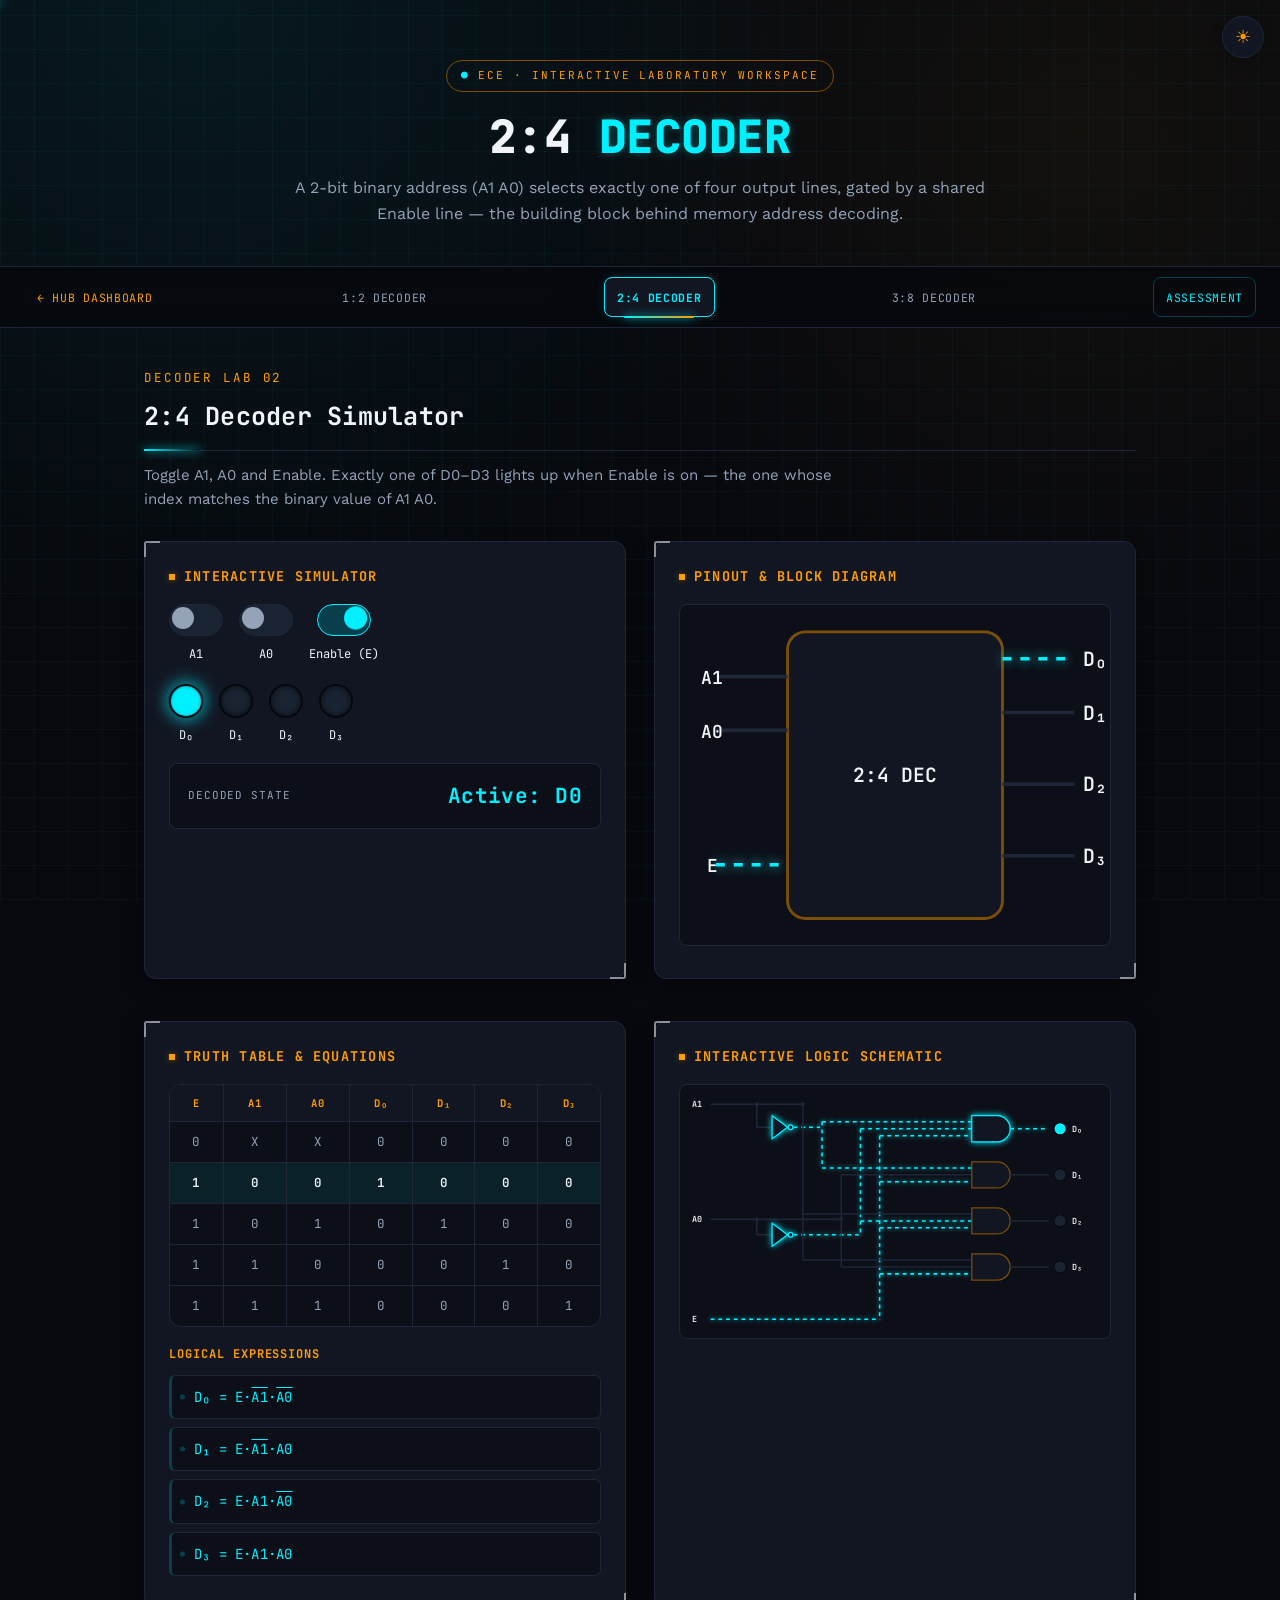
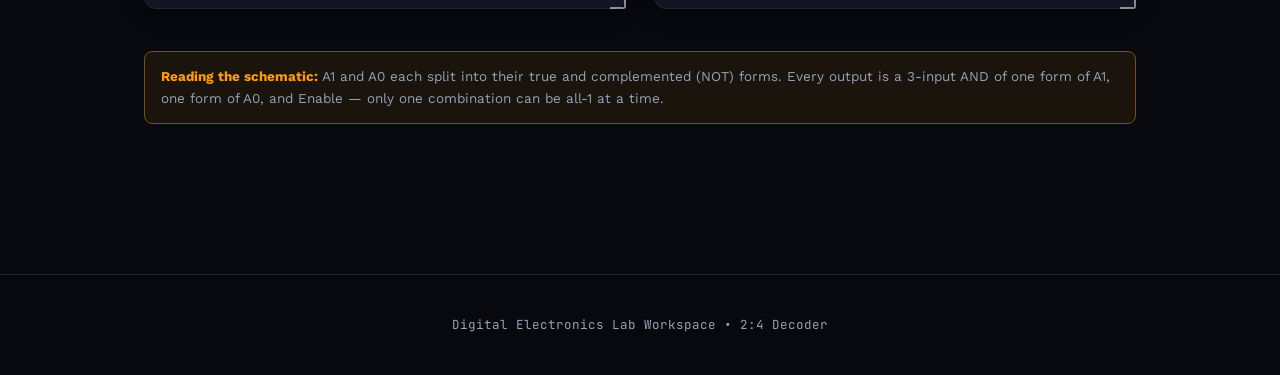
<file: decoder_2_4.html>
<!DOCTYPE html>
<html lang="en">
<head>
<meta charset="UTF-8">
<meta name="viewport" content="width=device-width, initial-scale=1.0">
<title>2:4 Decoder Lab — Quantum Void Workspace</title>
<link rel="preconnect" href="https://fonts.googleapis.com">
<link href="https://fonts.googleapis.com/css2?family=JetBrains+Mono:wght@400;500;700;800&family=Work+Sans:wght@400;500;600;700&display=swap" rel="stylesheet">
<link rel="stylesheet" href="lab_style.css">
</head>
<body>
<a href="#main-content" class="skip-link">Skip to main content</a>
<button class="theme-toggle" id="themeToggle" onclick="toggleTheme()" title="Toggle light/dark theme" aria-label="Toggle light/dark theme">☀</button>

<header class="hero">
  <span class="chip-eyebrow">ECE · Interactive Laboratory Workspace</span>
  <h1>2:4 <span>DECODER</span></h1>
  <p class="sub">A 2-bit binary address (A1 A0) selects exactly one of four output lines, gated by a shared Enable line — the building block behind memory address decoding.</p>
</header>

<nav class="tabs" aria-label="Lab navigation">
  <button class="hub-btn" onclick="location.href='index.html'">← Hub Dashboard</button>
  <button onclick="location.href='decoder_1_2.html'">1:2 Decoder</button>
  <button class="active" aria-current="page" onclick="location.href='decoder_2_4.html'">2:4 Decoder</button>
  <button onclick="location.href='decoder_3_8.html'">3:8 Decoder</button>
  <button onclick="location.href='assessment.html'" style="color:var(--trace);border-color:var(--trace-dim);">Assessment</button>
</nav>

<main id="main-content">

  <span class="eyebrow-num">Decoder Lab 02</span>
  <h2 class="section-title">2:4 Decoder Simulator</h2>
  <p class="lead">Toggle A1, A0 and Enable. Exactly one of D0–D3 lights up when Enable is on — the one whose index matches the binary value of A1 A0.</p>

  <div class="grid-2">
    <!-- Simulator Panel -->
    <div class="panel">
      <h4>Interactive Simulator</h4>
      <div class="led-row" style="margin-bottom:20px;">
        <div class="toggle"><button type="button" class="switch" id="sw-dec24-a1" onclick="toggleDec24('a1')" role="switch" aria-checked="false" aria-label="Address bit A1"></button><span>A1</span></div>
        <div class="toggle"><button type="button" class="switch" id="sw-dec24-a0" onclick="toggleDec24('a0')" role="switch" aria-checked="false" aria-label="Address bit A0"></button><span>A0</span></div>
        <div class="toggle"><button type="button" class="switch on" id="sw-dec24-e" onclick="toggleDec24('e')" role="switch" aria-checked="true" aria-label="Enable"></button><span>Enable (E)</span></div>
      </div>
      <div class="led-row">
        <div class="led-btn" disabled><span id="led-dec24-d0" class="bulb" aria-hidden="true"></span><span>D₀</span></div>
        <div class="led-btn" disabled><span id="led-dec24-d1" class="bulb" aria-hidden="true"></span><span>D₁</span></div>
        <div class="led-btn" disabled><span id="led-dec24-d2" class="bulb" aria-hidden="true"></span><span>D₂</span></div>
        <div class="led-btn" disabled><span id="led-dec24-d3" class="bulb" aria-hidden="true"></span><span>D₃</span></div>
      </div>
      <div class="output-readout" aria-live="polite" aria-atomic="true">
        <span>Decoded State</span>
        <span id="readout-dec24" class="val">Active: none</span>
      </div>
    </div>

    <!-- Block Diagram -->
    <div class="panel">
      <h4>Pinout &amp; Block Diagram</h4>
      <svg class="diagram" viewBox="0 0 240 190">
        <rect x="60" y="15" width="120" height="160" rx="10" class="gate-body" />
        <text x="120" y="99" class="gate-label" text-anchor="middle" font-weight="bold" fill="var(--copper)">2:4 DEC</text>
        <path id="bd-dec24-w-a1" d="M 20 40 H 60" class="wire" /><text x="12" y="44" class="gate-label" style="font-size:10px;">A1</text>
        <path id="bd-dec24-w-a0" d="M 20 70 H 60" class="wire" /><text x="12" y="74" class="gate-label" style="font-size:10px;">A0</text>
        <path id="bd-dec24-w-e" d="M 20 145 H 60" class="wire" /><text x="15" y="149" class="gate-label" style="font-size:10px;">E</text>
        <path id="bd-dec24-w-d0" d="M 180 30 H 220" class="wire" /><text x="225" y="34" class="gate-label">D₀</text>
        <path id="bd-dec24-w-d1" d="M 180 60 H 220" class="wire" /><text x="225" y="64" class="gate-label">D₁</text>
        <path id="bd-dec24-w-d2" d="M 180 100 H 220" class="wire" /><text x="225" y="104" class="gate-label">D₂</text>
        <path id="bd-dec24-w-d3" d="M 180 140 H 220" class="wire" /><text x="225" y="144" class="gate-label">D₃</text>
      </svg>
    </div>
  </div>

  <div class="grid-2">
    <!-- Truth Table -->
    <div class="panel">
      <h4>Truth Table &amp; Equations</h4>
      <div class="table-wrapper">
        <table>
          <thead><tr><th>E</th><th>A1</th><th>A0</th><th>D₀</th><th>D₁</th><th>D₂</th><th>D₃</th></tr></thead>
          <tbody id="table-dec24">
            <tr data-row="dis"><td>0</td><td>X</td><td>X</td><td>0</td><td>0</td><td>0</td><td>0</td></tr>
            <tr data-row="0"><td>1</td><td>0</td><td>0</td><td>1</td><td>0</td><td>0</td><td>0</td></tr>
            <tr data-row="1"><td>1</td><td>0</td><td>1</td><td>0</td><td>1</td><td>0</td><td>0</td></tr>
            <tr data-row="2"><td>1</td><td>1</td><td>0</td><td>0</td><td>0</td><td>1</td><td>0</td></tr>
            <tr data-row="3"><td>1</td><td>1</td><td>1</td><td>0</td><td>0</td><td>0</td><td>1</td></tr>
          </tbody>
        </table>
      </div>
      <div class="logic-expressions">
        <h5>Logical Expressions</h5>
        <div class="expr-item">D₀ = E&middot;<span class="overline">A1</span>&middot;<span class="overline">A0</span></div>
        <div class="expr-item">D₁ = E&middot;<span class="overline">A1</span>&middot;A0</div>
        <div class="expr-item">D₂ = E&middot;A1&middot;<span class="overline">A0</span></div>
        <div class="expr-item">D₃ = E&middot;A1&middot;A0</div>
      </div>
    </div>

    <!-- Logic Diagram -->
    <div class="panel">
      <h4>Interactive Logic Schematic</h4>
      <svg class="diagram" viewBox="0 0 560 330">
        <text x="15" y="29" class="gate-label">A1</text>
        <text x="15" y="179" class="gate-label">A0</text>
        <text x="15" y="309" class="gate-label">E</text>

        <path id="diag-dec24-w-a1" d="M 40 25 H 160" class="wire" />
        <path id="diag-dec24-w-a0" d="M 40 175 H 210" class="wire" />
        <path id="diag-dec24-w-e" d="M 40 305 H 260" class="wire" />

        <!-- NOT A1 -->
        <path id="diag-dec24-w-a1-not-in" d="M 100 25 V 55 H 120" class="wire" />
        <path id="diag-dec24-gate-not-a1" d="M 120 40 L 120 70 L 140 55 Z" class="gate-body" />
        <circle id="diag-dec24-dot-not-a1" cx="144" cy="55" r="3" class="gate-body" />
        <path id="diag-dec24-w-a1-not-out" d="M 148 55 H 185" class="wire" />

        <!-- NOT A0 -->
        <path id="diag-dec24-w-a0-not-in" d="M 100 175 V 195 H 120" class="wire" />
        <path id="diag-dec24-gate-not-a0" d="M 120 180 L 120 210 L 140 195 Z" class="gate-body" />
        <circle id="diag-dec24-dot-not-a0" cx="144" cy="195" r="3" class="gate-body" />
        <path id="diag-dec24-w-a0-not-out" d="M 148 195 H 235" class="wire" />

        <!-- Bus trunks -->
        <path id="diag-dec24-bus-a1" d="M 160 25 V 228" class="wire" />
        <path id="diag-dec24-bus-a1p" d="M 185 48 V 108" class="wire" />
        <path id="diag-dec24-bus-a0" d="M 210 117 V 237" class="wire" />
        <path id="diag-dec24-bus-a0p" d="M 235 57 V 195" class="wire" />
        <path id="diag-dec24-bus-e" d="M 260 66 V 305" class="wire" />

        <!-- Junction dots -->
        <circle cx="100" cy="25" r="2.5" class="conn-dot" />
        <circle cx="100" cy="175" r="2.5" class="conn-dot" />
        <circle cx="160" cy="25" r="2.5" class="conn-dot" />
        <circle cx="185" cy="55" r="2.5" class="conn-dot" />
        <circle cx="210" cy="175" r="2.5" class="conn-dot" />
        <circle cx="235" cy="195" r="2.5" class="conn-dot" />
        <circle cx="260" cy="305" r="2.5" class="conn-dot" />

        <!-- Branches into gate D0 (E.A1'.A0') -->
        <path id="diag-dec24-br-d0-a1p" d="M 185 48 H 380" class="wire" />
        <path id="diag-dec24-br-d0-a0p" d="M 235 57 H 380" class="wire" />
        <path id="diag-dec24-br-d0-e" d="M 260 66 H 380" class="wire" />
        <path id="diag-dec24-gate-d0" d="M380,40 H413 A17,17 0 0 1 413,74 H380 Z" class="gate-body" />
        <path id="diag-dec24-w-d0-out" d="M 430 57 H 480" class="wire" />
        <circle id="diag-dec24-led-d0" cx="495" cy="57" r="8" fill="var(--led-off)" stroke="#05080c" stroke-width="1.5" />
        <text x="510" y="61" class="gate-label">D₀</text>

        <!-- Branches into gate D1 (E.A1'.A0) -->
        <path id="diag-dec24-br-d1-a1p" d="M 185 108 H 380" class="wire" />
        <path id="diag-dec24-br-d1-a0" d="M 210 117 H 380" class="wire" />
        <path id="diag-dec24-br-d1-e" d="M 260 126 H 380" class="wire" />
        <path id="diag-dec24-gate-d1" d="M380,100 H413 A17,17 0 0 1 413,134 H380 Z" class="gate-body" />
        <path id="diag-dec24-w-d1-out" d="M 430 117 H 480" class="wire" />
        <circle id="diag-dec24-led-d1" cx="495" cy="117" r="8" fill="var(--led-off)" stroke="#05080c" stroke-width="1.5" />
        <text x="510" y="121" class="gate-label">D₁</text>

        <!-- Branches into gate D2 (E.A1.A0') -->
        <path id="diag-dec24-br-d2-a1" d="M 160 168 H 380" class="wire" />
        <path id="diag-dec24-br-d2-a0p" d="M 235 177 H 380" class="wire" />
        <path id="diag-dec24-br-d2-e" d="M 260 186 H 380" class="wire" />
        <path id="diag-dec24-gate-d2" d="M380,160 H413 A17,17 0 0 1 413,194 H380 Z" class="gate-body" />
        <path id="diag-dec24-w-d2-out" d="M 430 177 H 480" class="wire" />
        <circle id="diag-dec24-led-d2" cx="495" cy="177" r="8" fill="var(--led-off)" stroke="#05080c" stroke-width="1.5" />
        <text x="510" y="181" class="gate-label">D₂</text>

        <!-- Branches into gate D3 (E.A1.A0) -->
        <path id="diag-dec24-br-d3-a1" d="M 160 228 H 380" class="wire" />
        <path id="diag-dec24-br-d3-a0" d="M 210 237 H 380" class="wire" />
        <path id="diag-dec24-br-d3-e" d="M 260 246 H 380" class="wire" />
        <path id="diag-dec24-gate-d3" d="M380,220 H413 A17,17 0 0 1 413,254 H380 Z" class="gate-body" />
        <path id="diag-dec24-w-d3-out" d="M 430 237 H 480" class="wire" />
        <circle id="diag-dec24-led-d3" cx="495" cy="237" r="8" fill="var(--led-off)" stroke="#05080c" stroke-width="1.5" />
        <text x="510" y="241" class="gate-label">D₃</text>
      </svg>
    </div>
  </div>

  <div class="note"><strong>Reading the schematic:</strong> A1 and A0 each split into their true and complemented (NOT) forms. Every output is a 3-input AND of one form of A1, one form of A0, and Enable — only one combination can be all-1 at a time.</div>

</main>

<footer>
  Digital Electronics Lab Workspace &bull; 2:4 Decoder
</footer>

<script>
const stateDec24 = { a1: 0, a0: 0, e: 1 };

function toggleDec24(pin){
  stateDec24[pin] = stateDec24[pin] ? 0 : 1;
  const sw = document.getElementById(`sw-dec24-${pin}`);
  sw.classList.toggle('on', stateDec24[pin] === 1);
  sw.setAttribute('aria-checked', stateDec24[pin] === 1 ? 'true' : 'false');
  renderDec24();
}

function setHot(id, on){ document.getElementById(id).classList.toggle('hot', !!on); }
function setLed(id, on){ document.getElementById(id).setAttribute('fill', on ? 'var(--led-on)' : 'var(--led-off)'); }

function renderDec24(){
  const { a1, a0, e } = stateDec24;
  const a1p = a1 ? 0 : 1;
  const a0p = a0 ? 0 : 1;
  const d = [ e&&a1p&&a0p?1:0, e&&a1p&&a0?1:0, e&&a1&&a0p?1:0, e&&a1&&a0?1:0 ];
  const activeIndex = e ? (a1<<1|a0) : -1;
  const activeRow = e ? String(activeIndex) : 'dis';

  ['d0','d1','d2','d3'].forEach((k,i)=>{
    document.getElementById(`led-dec24-${k}`).parentElement.classList.toggle('on', d[i]===1);
  });
  document.getElementById('readout-dec24').textContent = e ? `Active: D${activeIndex}` : 'Active: none (disabled)';

  document.querySelectorAll('#table-dec24 tr').forEach(tr => {
    tr.classList.toggle('active-row', tr.dataset.row === activeRow);
  });

  // Block diagram
  setHot('bd-dec24-w-a1', a1); setHot('bd-dec24-w-a0', a0); setHot('bd-dec24-w-e', e);
  setHot('bd-dec24-w-d0', d[0]); setHot('bd-dec24-w-d1', d[1]); setHot('bd-dec24-w-d2', d[2]); setHot('bd-dec24-w-d3', d[3]);

  // Logic diagram base wires
  setHot('diag-dec24-w-a1', a1); setHot('diag-dec24-w-a0', a0); setHot('diag-dec24-w-e', e);
  setHot('diag-dec24-w-a1-not-in', a1);
  setHot('diag-dec24-gate-not-a1', a1p); setHot('diag-dec24-dot-not-a1', a1p); setHot('diag-dec24-w-a1-not-out', a1p);
  setHot('diag-dec24-w-a0-not-in', a0);
  setHot('diag-dec24-gate-not-a0', a0p); setHot('diag-dec24-dot-not-a0', a0p); setHot('diag-dec24-w-a0-not-out', a0p);

  setHot('diag-dec24-bus-a1', a1); setHot('diag-dec24-bus-a1p', a1p);
  setHot('diag-dec24-bus-a0', a0); setHot('diag-dec24-bus-a0p', a0p);
  setHot('diag-dec24-bus-e', e);

  setHot('diag-dec24-br-d0-a1p', a1p); setHot('diag-dec24-br-d0-a0p', a0p); setHot('diag-dec24-br-d0-e', e);
  setHot('diag-dec24-gate-d0', d[0]); setHot('diag-dec24-w-d0-out', d[0]); setLed('diag-dec24-led-d0', d[0]);

  setHot('diag-dec24-br-d1-a1p', a1p); setHot('diag-dec24-br-d1-a0', a0); setHot('diag-dec24-br-d1-e', e);
  setHot('diag-dec24-gate-d1', d[1]); setHot('diag-dec24-w-d1-out', d[1]); setLed('diag-dec24-led-d1', d[1]);

  setHot('diag-dec24-br-d2-a1', a1); setHot('diag-dec24-br-d2-a0p', a0p); setHot('diag-dec24-br-d2-e', e);
  setHot('diag-dec24-gate-d2', d[2]); setHot('diag-dec24-w-d2-out', d[2]); setLed('diag-dec24-led-d2', d[2]);

  setHot('diag-dec24-br-d3-a1', a1); setHot('diag-dec24-br-d3-a0', a0); setHot('diag-dec24-br-d3-e', e);
  setHot('diag-dec24-gate-d3', d[3]); setHot('diag-dec24-w-d3-out', d[3]); setLed('diag-dec24-led-d3', d[3]);
}

window.addEventListener('load', renderDec24);

function toggleTheme(){
  const html = document.documentElement;
  const current = html.getAttribute('data-theme');
  const next = current === 'light' ? 'dark' : 'light';
  html.setAttribute('data-theme', next);
  document.getElementById('themeToggle').textContent = next === 'light' ? '🌙' : '☀';
  try { localStorage.setItem('ecd_lab_theme', next); } catch(e){}
}
(function initTheme(){
  try {
    const saved = localStorage.getItem('ecd_lab_theme');
    if(saved === 'light'){
      document.documentElement.setAttribute('data-theme', 'light');
      document.getElementById('themeToggle').textContent = '🌙';
    }
  } catch(e){}
})();
</script>
</body>
</html>
</file>
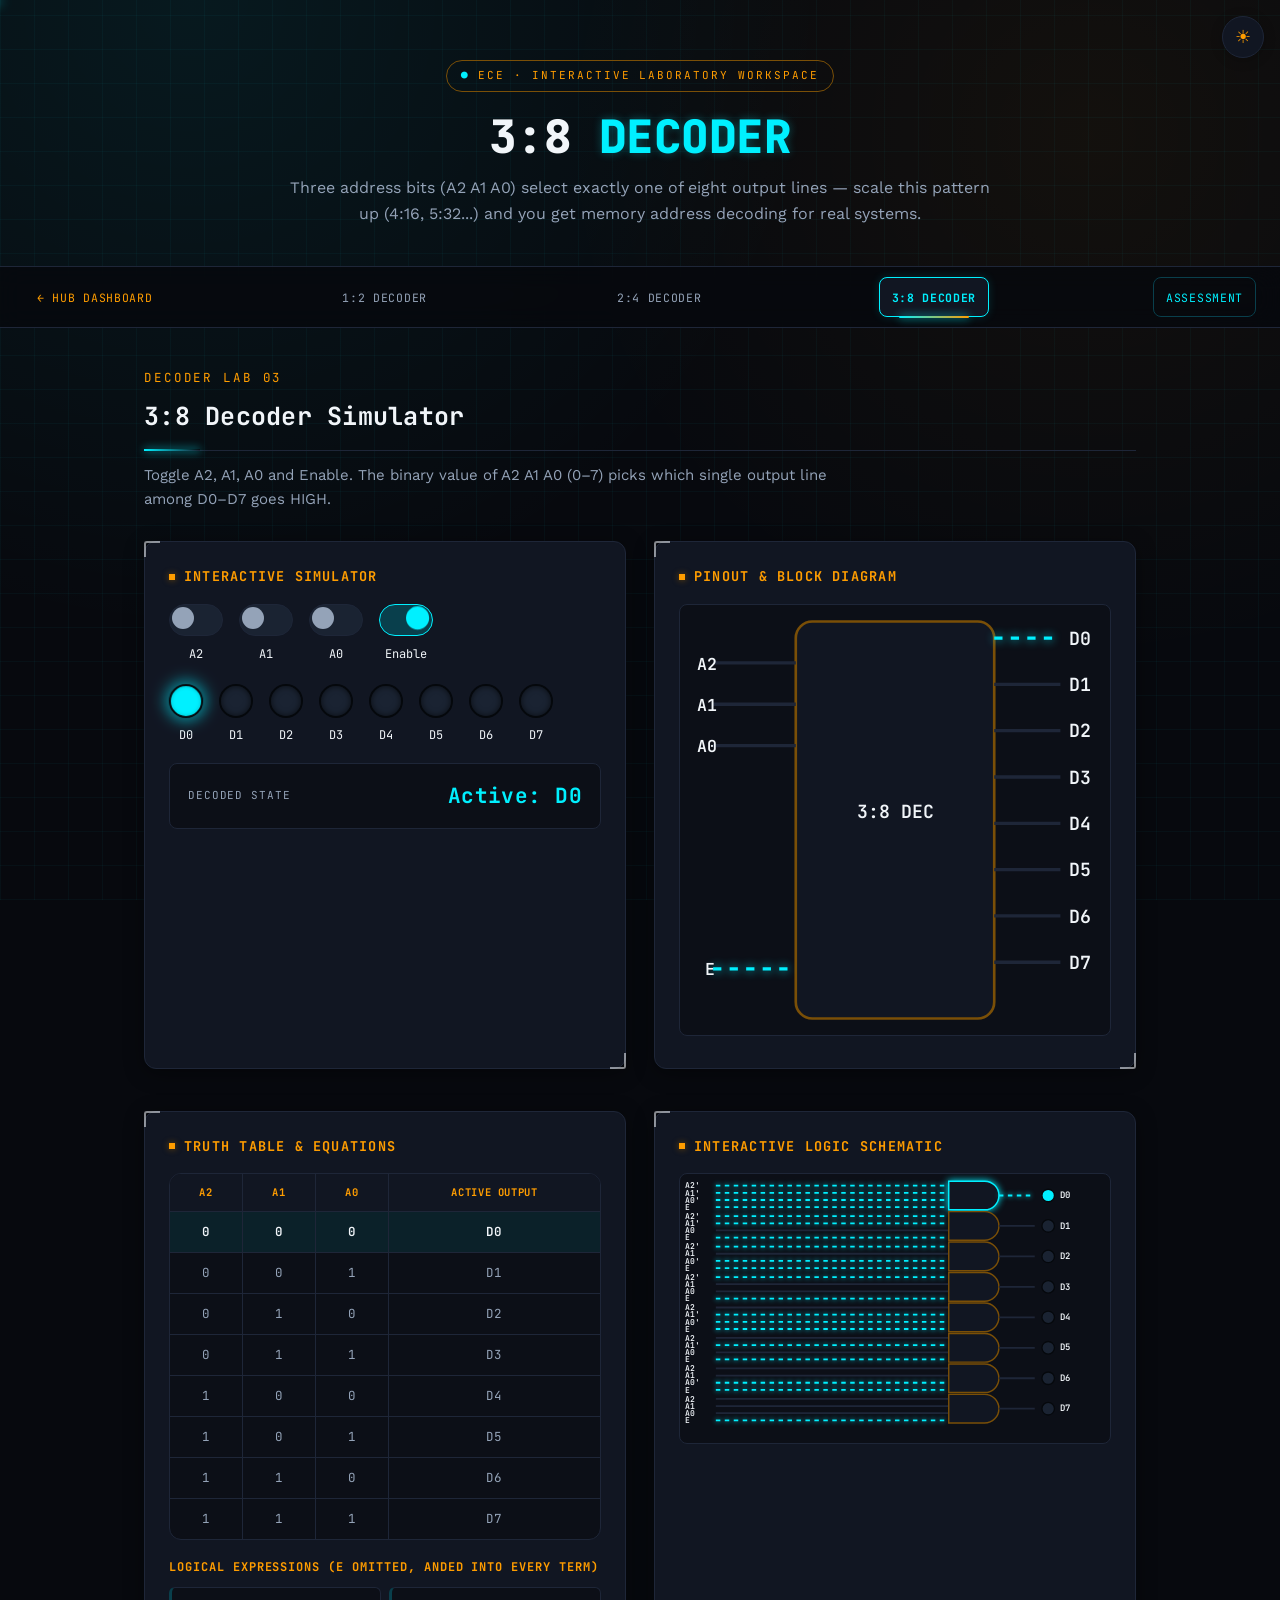
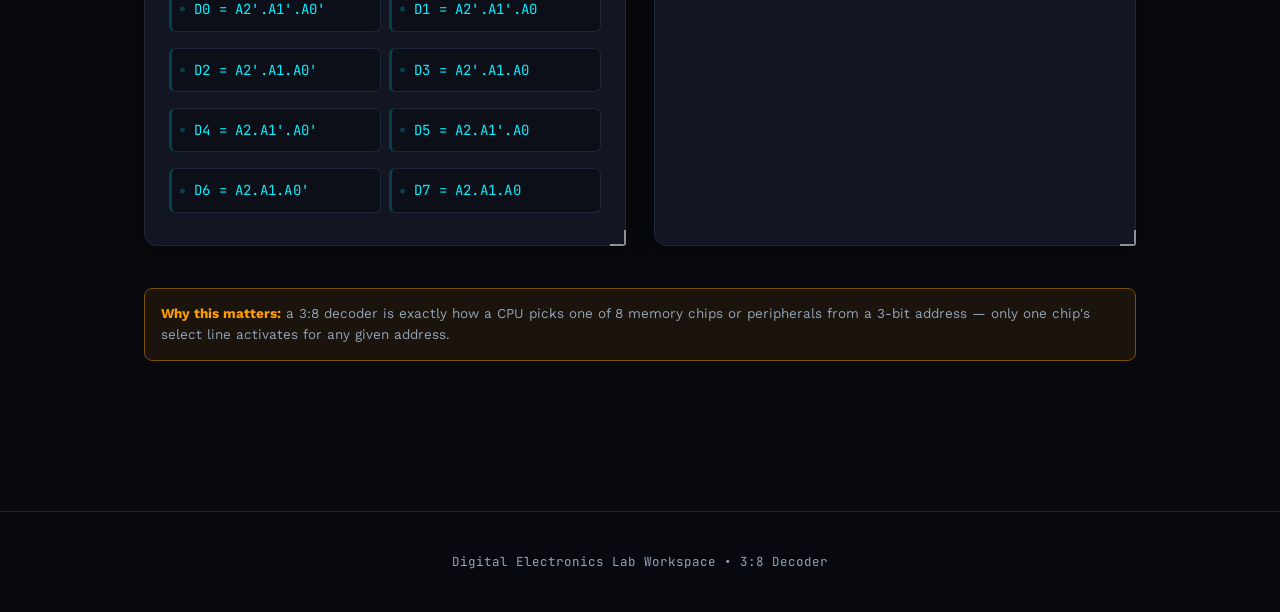
<file: decoder_3_8.html>
<!DOCTYPE html>
<html lang="en">
<head>
<meta charset="UTF-8">
<meta name="viewport" content="width=device-width, initial-scale=1.0">
<title>3:8 Decoder Lab — Quantum Void Workspace</title>
<link rel="preconnect" href="https://fonts.googleapis.com">
<link href="https://fonts.googleapis.com/css2?family=JetBrains+Mono:wght@400;500;700;800&family=Work+Sans:wght@400;500;600;700&display=swap" rel="stylesheet">
<link rel="stylesheet" href="lab_style.css">
<style>
  .expr-grid{ display:grid; grid-template-columns:1fr 1fr; gap:8px; }
  @media (max-width:520px){ .expr-grid{ grid-template-columns:1fr; } }
</style>
</head>
<body>
<a href="#main-content" class="skip-link">Skip to main content</a>
<button class="theme-toggle" id="themeToggle" onclick="toggleTheme()" title="Toggle light/dark theme" aria-label="Toggle light/dark theme">☀</button>

<header class="hero">
  <span class="chip-eyebrow">ECE · Interactive Laboratory Workspace</span>
  <h1>3:8 <span>DECODER</span></h1>
  <p class="sub">Three address bits (A2 A1 A0) select exactly one of eight output lines — scale this pattern up (4:16, 5:32...) and you get memory address decoding for real systems.</p>
</header>

<nav class="tabs" aria-label="Lab navigation">
  <button class="hub-btn" onclick="location.href='index.html'">← Hub Dashboard</button>
  <button onclick="location.href='decoder_1_2.html'">1:2 Decoder</button>
  <button onclick="location.href='decoder_2_4.html'">2:4 Decoder</button>
  <button class="active" aria-current="page" onclick="location.href='decoder_3_8.html'">3:8 Decoder</button>
  <button onclick="location.href='assessment.html'" style="color:var(--trace);border-color:var(--trace-dim);">Assessment</button>
</nav>

<main id="main-content">

  <span class="eyebrow-num">Decoder Lab 03</span>
  <h2 class="section-title">3:8 Decoder Simulator</h2>
  <p class="lead">Toggle A2, A1, A0 and Enable. The binary value of A2 A1 A0 (0–7) picks which single output line among D0–D7 goes HIGH.</p>

  <div class="grid-2">
    <!-- Simulator Panel -->
    <div class="panel">
      <h4>Interactive Simulator</h4>
      <div class="led-row" style="margin-bottom:20px;">
        <div class="toggle"><button type="button" class="switch" id="sw-dec38-a2" onclick="toggleDec38('a2')" role="switch" aria-checked="false" aria-label="Address bit A2"></button><span>A2</span></div>
        <div class="toggle"><button type="button" class="switch" id="sw-dec38-a1" onclick="toggleDec38('a1')" role="switch" aria-checked="false" aria-label="Address bit A1"></button><span>A1</span></div>
        <div class="toggle"><button type="button" class="switch" id="sw-dec38-a0" onclick="toggleDec38('a0')" role="switch" aria-checked="false" aria-label="Address bit A0"></button><span>A0</span></div>
        <div class="toggle"><button type="button" class="switch on" id="sw-dec38-e" onclick="toggleDec38('e')" role="switch" aria-checked="true" aria-label="Enable"></button><span>Enable</span></div>
      </div>
      <div class="led-row" id="dec38-leds"></div>
      <div class="output-readout" aria-live="polite" aria-atomic="true">
        <span>Decoded State</span>
        <span id="readout-dec38" class="val">Active: none</span>
      </div>
    </div>

    <!-- Block Diagram -->
    <div class="panel">
      <h4>Pinout &amp; Block Diagram</h4>
      <svg class="diagram" viewBox="0 0 260 260">
        <rect x="70" y="10" width="120" height="240" rx="10" class="gate-body" />
        <text x="130" y="129" class="gate-label" text-anchor="middle" font-weight="bold" fill="var(--copper)">3:8 DEC</text>
        <path id="bd-dec38-w-a2" d="M 20 35 H 70" class="wire" /><text x="10" y="39" class="gate-label" style="font-size:10px;">A2</text>
        <path id="bd-dec38-w-a1" d="M 20 60 H 70" class="wire" /><text x="10" y="64" class="gate-label" style="font-size:10px;">A1</text>
        <path id="bd-dec38-w-a0" d="M 20 85 H 70" class="wire" /><text x="10" y="89" class="gate-label" style="font-size:10px;">A0</text>
        <path id="bd-dec38-w-e" d="M 20 220 H 70" class="wire" /><text x="15" y="224" class="gate-label" style="font-size:10px;">E</text>
        <g id="bd-dec38-outputs"></g>
      </svg>
    </div>
  </div>

  <div class="grid-2">
    <!-- Truth Table -->
    <div class="panel">
      <h4>Truth Table &amp; Equations</h4>
      <div class="table-wrapper">
        <table>
          <thead><tr><th>A2</th><th>A1</th><th>A0</th><th>Active Output</th></tr></thead>
          <tbody id="table-dec38"></tbody>
        </table>
      </div>
      <div class="logic-expressions">
        <h5>Logical Expressions (E omitted, ANDed into every term)</h5>
        <div class="expr-grid" id="expr-dec38"></div>
      </div>
    </div>

    <!-- Logic Diagram -->
    <div class="panel">
      <h4>Interactive Logic Schematic</h4>
      <svg class="diagram" id="diag-dec38" viewBox="0 0 480 300"></svg>
    </div>
  </div>

  <div class="note"><strong>Why this matters:</strong> a 3:8 decoder is exactly how a CPU picks one of 8 memory chips or peripherals from a 3-bit address — only one chip's select line activates for any given address.</div>

</main>

<footer>
  Digital Electronics Lab Workspace &bull; 3:8 Decoder
</footer>

<script>
const stateDec38 = { a2:0, a1:0, a0:0, e:1 };

// Build static LED row, truth table, expressions and block-diagram outputs once
(function initDec38(){
  const ledRow = document.getElementById('dec38-leds');
  for(let i=0;i<8;i++){
    const div = document.createElement('div');
    div.className = 'led-btn'; div.setAttribute('disabled','');
    div.innerHTML = `<span id="led-dec38-d${i}" class="bulb" aria-hidden="true"></span><span>D${i}</span>`;
    ledRow.appendChild(div);
  }
  const tbody = document.getElementById('table-dec38');
  for(let i=0;i<8;i++){
    const c = [(i>>2)&1,(i>>1)&1,i&1];
    const tr = document.createElement('tr');
    tr.dataset.row = i;
    tr.innerHTML = `<td>${c[0]}</td><td>${c[1]}</td><td>${c[2]}</td><td>D${i}</td>`;
    tbody.appendChild(tr);
  }
  const exprWrap = document.getElementById('expr-dec38');
  for(let i=0;i<8;i++){
    const c = [(i>>2)&1,(i>>1)&1,i&1];
    const lit = (v,name)=> v? name : `${name}'`;
    const div = document.createElement('div');
    div.className = 'expr-item';
    div.textContent = `D${i} = ${lit(c[0],'A2')}.${lit(c[1],'A1')}.${lit(c[2],'A0')}`;
    exprWrap.appendChild(div);
  }
  const bdOut = document.getElementById('bd-dec38-outputs');
  let bdHtml = '';
  for(let i=0;i<8;i++){
    const y = 20 + i*28;
    bdHtml += `<path id="bd-dec38-w-d${i}" d="M 190 ${y} H 230" class="wire" /><text x="235" y="${y+4}" class="gate-label" font-size="10">D${i}</text>`;
  }
  bdOut.innerHTML = bdHtml;
})();

function toggleDec38(pin){
  stateDec38[pin] = stateDec38[pin] ? 0 : 1;
  const sw = document.getElementById(`sw-dec38-${pin}`);
  sw.classList.toggle('on', stateDec38[pin] === 1);
  sw.setAttribute('aria-checked', stateDec38[pin] === 1 ? 'true' : 'false');
  renderDec38();
}

function renderDec38(){
  const { a2, a1, a0, e } = stateDec38;
  const activeIndex = (a2<<2)|(a1<<1)|a0;

  document.getElementById('bd-dec38-w-a2').classList.toggle('hot', a2===1);
  document.getElementById('bd-dec38-w-a1').classList.toggle('hot', a1===1);
  document.getElementById('bd-dec38-w-a0').classList.toggle('hot', a0===1);
  document.getElementById('bd-dec38-w-e').classList.toggle('hot', e===1);

  document.querySelectorAll('#table-dec38 tr').forEach(tr=>{
    tr.classList.toggle('active-row', e===1 && Number(tr.dataset.row) === activeIndex);
  });

  const gateW=56, gateH=32, gateX=300, r=gateH/2;
  let svgHtml = '';
  for(let i=0;i<8;i++){
    const c = [(i>>2)&1,(i>>1)&1,i&1];
    const outOn = e===1 && c[0]===a2 && c[1]===a1 && c[2]===a0;
    document.getElementById(`led-dec38-d${i}`).parentElement.classList.toggle('on', outOn);
    document.getElementById(`bd-dec38-w-d${i}`).classList.toggle('hot', outOn);

    const gy = 8 + i*34;
    const ys = [gy+5, gy+13, gy+21, gy+29];
    const lits = [
      { name: c[0] ? 'A2' : "A2'", on: c[0]===a2 },
      { name: c[1] ? 'A1' : "A1'", on: c[1]===a1 },
      { name: c[2] ? 'A0' : "A0'", on: c[2]===a0 },
      { name: 'E', on: e===1 },
    ];
    lits.forEach((L,k)=>{
      svgHtml += `<path d="M40,${ys[k]} H${gateX}" class="wire ${L.on?'hot':''}"/>`;
      svgHtml += `<text x="6" y="${ys[k]+3}" class="gate-label" style="font-size:9px;">${L.name}</text>`;
    });
    const midY = gy + gateH/2;
    svgHtml += `<path d="M${gateX},${gy} H${gateX+gateW-r} A${r},${r} 0 0 1 ${gateX+gateW-r},${gy+gateH} H${gateX} Z" class="gate-body ${outOn?'hot':''}"/>`;
    svgHtml += `<path d="M${gateX+gateW},${midY} H${gateX+gateW+40}" class="wire ${outOn?'hot':''}"/>`;
    svgHtml += `<circle cx="${gateX+gateW+55}" cy="${midY}" r="7" fill="${outOn?'var(--led-on)':'var(--led-off)'}" stroke="#05080c" stroke-width="1.5"/>`;
    svgHtml += `<text x="${gateX+gateW+68}" y="${midY+3}" class="gate-label" style="font-size:10px;">D${i}</text>`;
  }
  document.getElementById('diag-dec38').innerHTML = svgHtml;

  document.getElementById('readout-dec38').textContent = e ? `Active: D${activeIndex}` : 'Active: none (disabled)';
}

window.addEventListener('load', renderDec38);

function toggleTheme(){
  const html = document.documentElement;
  const current = html.getAttribute('data-theme');
  const next = current === 'light' ? 'dark' : 'light';
  html.setAttribute('data-theme', next);
  document.getElementById('themeToggle').textContent = next === 'light' ? '🌙' : '☀';
  try { localStorage.setItem('ecd_lab_theme', next); } catch(e){}
}
(function initTheme(){
  try {
    const saved = localStorage.getItem('ecd_lab_theme');
    if(saved === 'light'){
      document.documentElement.setAttribute('data-theme', 'light');
      document.getElementById('themeToggle').textContent = '🌙';
    }
  } catch(e){}
})();
</script>
</body>
</html>
</file>
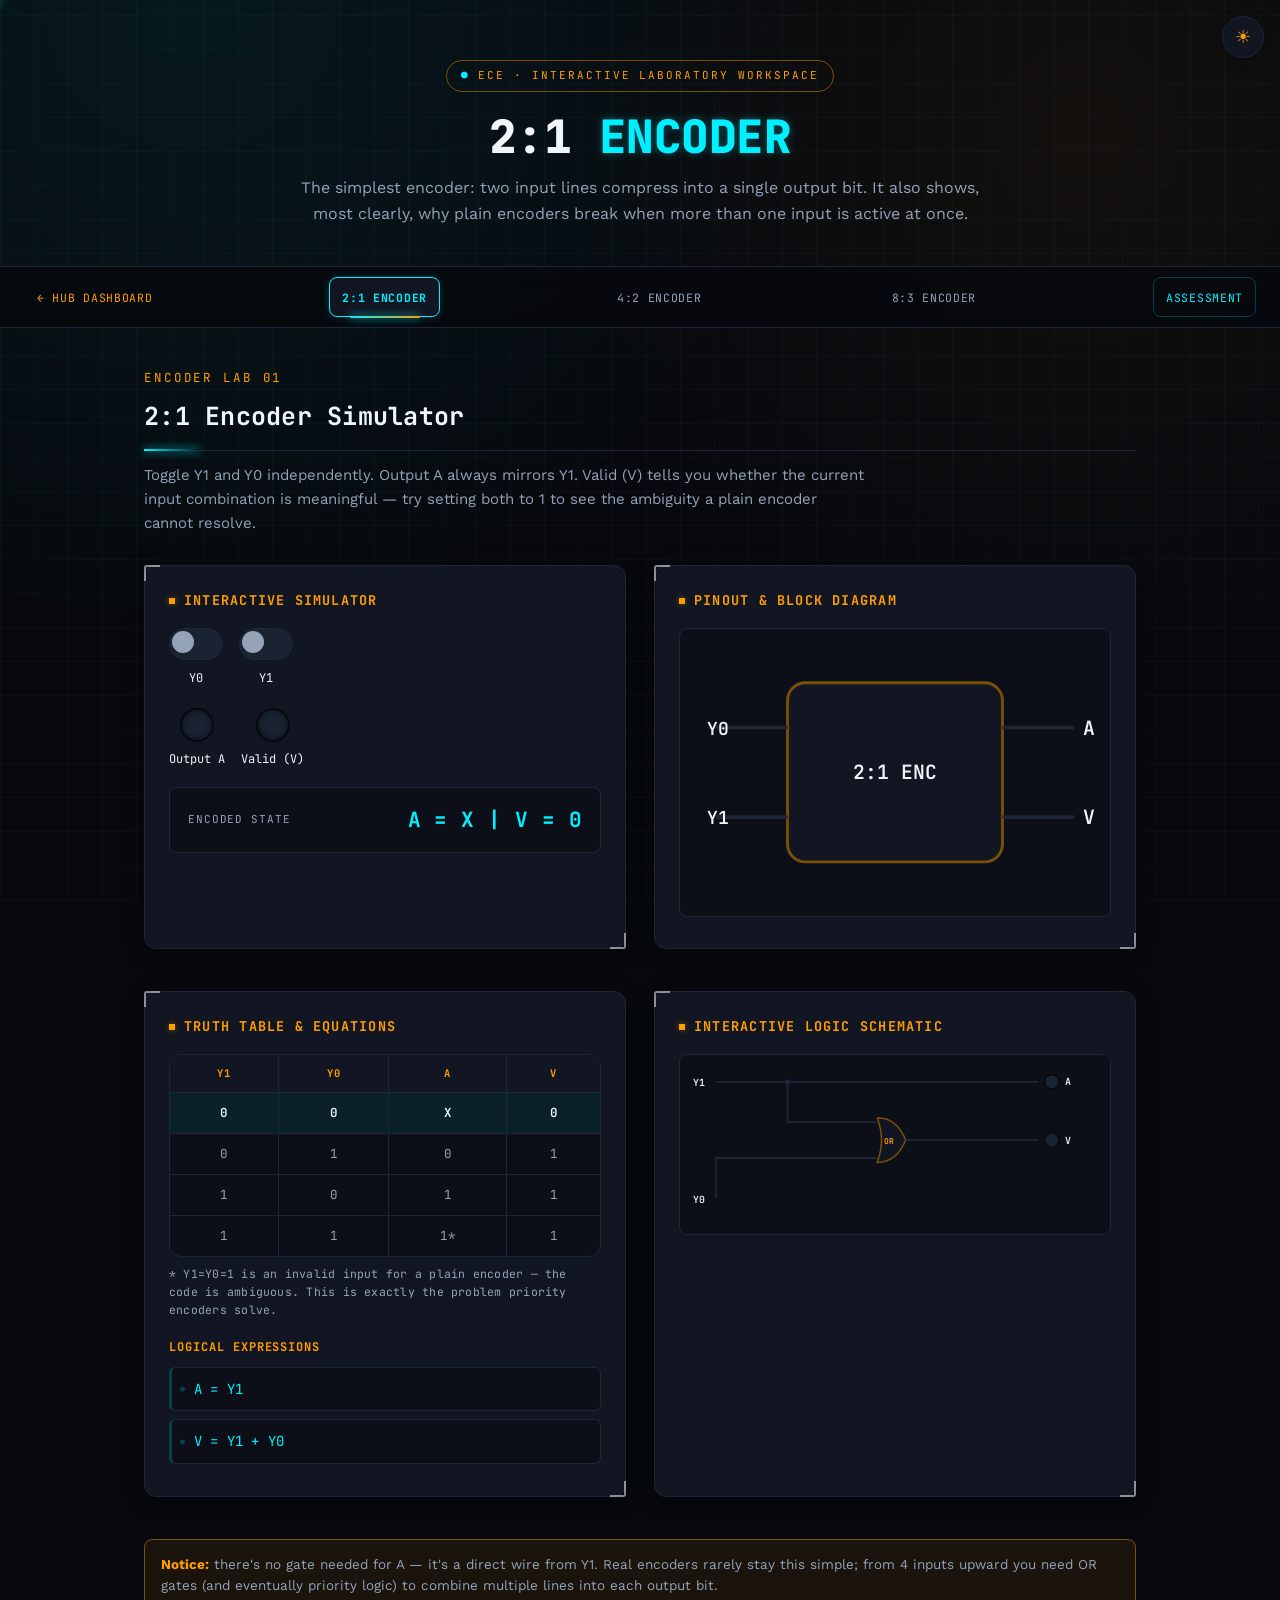
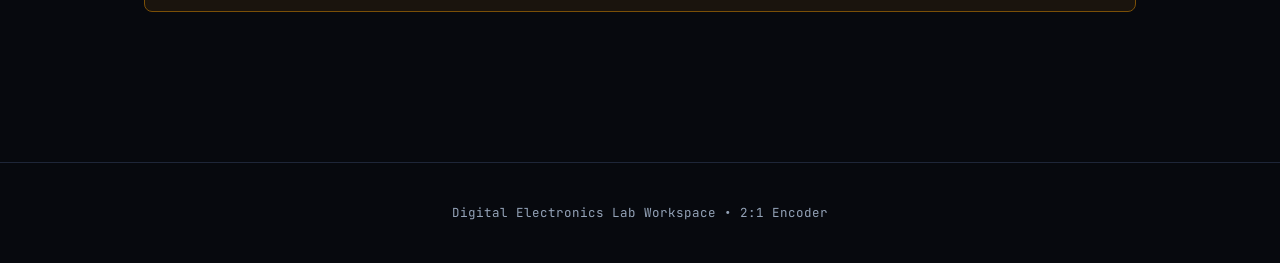
<file: encoder_2_1.html>
<!DOCTYPE html>
<html lang="en">
<head>
<meta charset="UTF-8">
<meta name="viewport" content="width=device-width, initial-scale=1.0">
<title>2:1 Encoder Lab — Quantum Void Workspace</title>
<link rel="preconnect" href="https://fonts.googleapis.com">
<link href="https://fonts.googleapis.com/css2?family=JetBrains+Mono:wght@400;500;700;800&family=Work+Sans:wght@400;500;600;700&display=swap" rel="stylesheet">
<link rel="stylesheet" href="lab_style.css">
</head>
<body>
<a href="#main-content" class="skip-link">Skip to main content</a>
<button class="theme-toggle" id="themeToggle" onclick="toggleTheme()" title="Toggle light/dark theme" aria-label="Toggle light/dark theme">☀</button>

<header class="hero">
  <span class="chip-eyebrow">ECE · Interactive Laboratory Workspace</span>
  <h1>2:1 <span>ENCODER</span></h1>
  <p class="sub">The simplest encoder: two input lines compress into a single output bit. It also shows, most clearly, why plain encoders break when more than one input is active at once.</p>
</header>

<nav class="tabs" aria-label="Lab navigation">
  <button class="hub-btn" onclick="location.href='index.html'">← Hub Dashboard</button>
  <button class="active" aria-current="page" onclick="location.href='encoder_2_1.html'">2:1 Encoder</button>
  <button onclick="location.href='encoder_4_2.html'">4:2 Encoder</button>
  <button onclick="location.href='encoder_8_3.html'">8:3 Encoder</button>
  <button onclick="location.href='assessment.html'" style="color:var(--trace);border-color:var(--trace-dim);">Assessment</button>
</nav>

<main id="main-content">

  <span class="eyebrow-num">Encoder Lab 01</span>
  <h2 class="section-title">2:1 Encoder Simulator</h2>
  <p class="lead">Toggle Y1 and Y0 independently. Output A always mirrors Y1. Valid (V) tells you whether the current input combination is meaningful — try setting both to 1 to see the ambiguity a plain encoder cannot resolve.</p>

  <div class="grid-2">
    <!-- Simulator Panel -->
    <div class="panel">
      <h4>Interactive Simulator</h4>
      <div class="led-row" style="margin-bottom:20px;">
        <div class="toggle"><button type="button" class="switch" id="sw-enc21-y0" onclick="toggleEnc21('y0')" role="switch" aria-checked="false" aria-label="Input Y0"></button><span>Y0</span></div>
        <div class="toggle"><button type="button" class="switch" id="sw-enc21-y1" onclick="toggleEnc21('y1')" role="switch" aria-checked="false" aria-label="Input Y1"></button><span>Y1</span></div>
      </div>
      <div class="led-row">
        <div class="led-btn" disabled><span id="led-enc21-a" class="bulb" aria-hidden="true"></span><span>Output A</span></div>
        <div class="led-btn" disabled><span id="led-enc21-v" class="bulb amber" aria-hidden="true"></span><span>Valid (V)</span></div>
      </div>
      <div class="output-readout" aria-live="polite" aria-atomic="true">
        <span>Encoded State</span>
        <span id="readout-enc21" class="val">A = 0 | V = 0</span>
      </div>
    </div>

    <!-- Block Diagram -->
    <div class="panel">
      <h4>Pinout &amp; Block Diagram</h4>
      <svg class="diagram" viewBox="0 0 240 160">
        <rect x="60" y="30" width="120" height="100" rx="10" class="gate-body" />
        <text x="120" y="84" class="gate-label" text-anchor="middle" font-weight="bold" fill="var(--copper)">2:1 ENC</text>
        <path id="bd-enc21-w-y0" d="M 20 55 H 60" class="wire" /><text x="15" y="59" class="gate-label" style="font-size:10px;">Y0</text>
        <path id="bd-enc21-w-y1" d="M 20 105 H 60" class="wire" /><text x="15" y="109" class="gate-label" style="font-size:10px;">Y1</text>
        <path id="bd-enc21-w-a" d="M 180 55 H 220" class="wire" /><text x="225" y="59" class="gate-label">A</text>
        <path id="bd-enc21-w-v" d="M 180 105 H 220" class="wire" /><text x="225" y="109" class="gate-label">V</text>
      </svg>
    </div>
  </div>

  <div class="grid-2">
    <!-- Truth Table -->
    <div class="panel">
      <h4>Truth Table &amp; Equations</h4>
      <div class="table-wrapper">
        <table>
          <thead><tr><th>Y1</th><th>Y0</th><th>A</th><th>V</th></tr></thead>
          <tbody id="table-enc21">
            <tr data-row="0"><td>0</td><td>0</td><td>X</td><td>0</td></tr>
            <tr data-row="1"><td>0</td><td>1</td><td>0</td><td>1</td></tr>
            <tr data-row="2"><td>1</td><td>0</td><td>1</td><td>1</td></tr>
            <tr data-row="3"><td>1</td><td>1</td><td>1*</td><td>1</td></tr>
          </tbody>
        </table>
      </div>
      <p class="mono" style="font-size:11.5px; color:var(--text-dim); margin-top:8px;">* Y1=Y0=1 is an invalid input for a plain encoder — the code is ambiguous. This is exactly the problem priority encoders solve.</p>
      <div class="logic-expressions">
        <h5>Logical Expressions</h5>
        <div class="expr-item">A = Y1</div>
        <div class="expr-item">V = Y1 + Y0</div>
      </div>
    </div>

    <!-- Logic Diagram -->
    <div class="panel">
      <h4>Interactive Logic Schematic</h4>
      <svg class="diagram" viewBox="0 0 480 200">
        <text x="15" y="35" class="gate-label">Y1</text>
        <text x="15" y="165" class="gate-label">Y0</text>
      
        <!-- Y1 direct wire to output A -->
        <path id="diag-enc21-w-y1" d="M 40 30 H 400" class="wire" />
        <circle id="diag-enc21-led-a" cx="415" cy="30" r="8" fill="var(--led-off)" stroke="#05080c" stroke-width="1.5" />
        <text x="430" y="34" class="gate-label">A</text>
      
        <!-- Junction dot where Y1 branches to OR gate -->
        <circle cx="120" cy="30" r="3" class="conn-dot" id="diag-enc21-dot-y1-junc" />
      
        <!-- Y1 branch down to OR gate top input -->
        <path id="diag-enc21-w-y1-or" d="M 120 30 V 75 H 220" class="wire" />
        <!-- Y0 branch up to OR gate bottom input -->
        <path id="diag-enc21-w-y0-or" d="M 40 160 V 115 H 220" class="wire" />
      
        <!-- OR gate (V = Y1 + Y0) - inputs at y=75 and y=115, centered at y=95 -->
        <path id="diag-enc21-gate-or" d="M220,70 Q230,95 220,120 Q242,120 252,95 Q242,70 220,70" class="gate-body" />
        <text x="228" y="99" class="gate-label" style="font-size:9px;fill:var(--copper);">OR</text>
      
        <!-- OR gate output wire -->
        <path id="diag-enc21-w-v-out" d="M 252 95 H 400" class="wire" />
        <circle id="diag-enc21-led-v" cx="415" cy="95" r="8" fill="var(--led-off)" stroke="#05080c" stroke-width="1.5" />
        <text x="430" y="99" class="gate-label">V</text>
      </svg>
    </div>
  </div>

  <div class="note"><strong>Notice:</strong> there's no gate needed for A — it's a direct wire from Y1. Real encoders rarely stay this simple; from 4 inputs upward you need OR gates (and eventually priority logic) to combine multiple lines into each output bit.</div>

</main>

<footer>
  Digital Electronics Lab Workspace &bull; 2:1 Encoder
</footer>

<script>
const stateEnc21 = { y0: 0, y1: 0 };

function toggleEnc21(pin){
  stateEnc21[pin] = stateEnc21[pin] ? 0 : 1;
  const sw = document.getElementById(`sw-enc21-${pin}`);
  sw.classList.toggle('on', stateEnc21[pin] === 1);
  sw.setAttribute('aria-checked', stateEnc21[pin] === 1 ? 'true' : 'false');
  renderEnc21();
}

function renderEnc21(){
  const { y0, y1 } = stateEnc21;
  const a = y1;
  const v = (y0 || y1) ? 1 : 0;
  let row = '0';
  if(y1===1 && y0===1) row = '3';
  else if(y1===1) row = '2';
  else if(y0===1) row = '1';

  document.getElementById('led-enc21-a').parentElement.classList.toggle('on', v===1 && a===1);
  document.getElementById('led-enc21-v').parentElement.classList.toggle('on', v===1);
  document.getElementById('readout-enc21').textContent = v ? `A = ${a} | V = 1${(y0&&y1)?' (ambiguous input)':''}` : 'A = X | V = 0';

  document.querySelectorAll('#table-enc21 tr').forEach(tr=>{
    tr.classList.toggle('active-row', tr.dataset.row === row);
  });

  document.getElementById('bd-enc21-w-y0').classList.toggle('hot', y0===1);
  document.getElementById('bd-enc21-w-y1').classList.toggle('hot', y1===1);
  document.getElementById('bd-enc21-w-a').classList.toggle('hot', v===1 && a===1);
  document.getElementById('bd-enc21-w-v').classList.toggle('hot', v===1);

  // Logic diagram
  document.getElementById('diag-enc21-w-y1').classList.toggle('hot', y1===1);
  document.getElementById('diag-enc21-led-a').setAttribute('fill', a===1 ? 'var(--led-on)' : 'var(--led-off)');

  document.getElementById('diag-enc21-dot-y1-junc').classList.toggle('hot', y1===1);
  document.getElementById('diag-enc21-w-y1-or').classList.toggle('hot', y1===1);
  document.getElementById('diag-enc21-w-y0-or').classList.toggle('hot', y0===1);
  document.getElementById('diag-enc21-gate-or').classList.toggle('hot', v===1);
  document.getElementById('diag-enc21-w-v-out').classList.toggle('hot', v===1);
  document.getElementById('diag-enc21-led-v').setAttribute('fill', v===1 ? 'var(--led-on-amber)' : 'var(--led-off)');
}

window.addEventListener('load', renderEnc21);

function toggleTheme(){
  const html = document.documentElement;
  const current = html.getAttribute('data-theme');
  const next = current === 'light' ? 'dark' : 'light';
  html.setAttribute('data-theme', next);
  document.getElementById('themeToggle').textContent = next === 'light' ? '🌙' : '☀';
  try { localStorage.setItem('ecd_lab_theme', next); } catch(e){}
}
(function initTheme(){
  try {
    const saved = localStorage.getItem('ecd_lab_theme');
    if(saved === 'light'){
      document.documentElement.setAttribute('data-theme', 'light');
      document.getElementById('themeToggle').textContent = '🌙';
    }
  } catch(e){}
})();
</script>
</body>
</html>
</file>
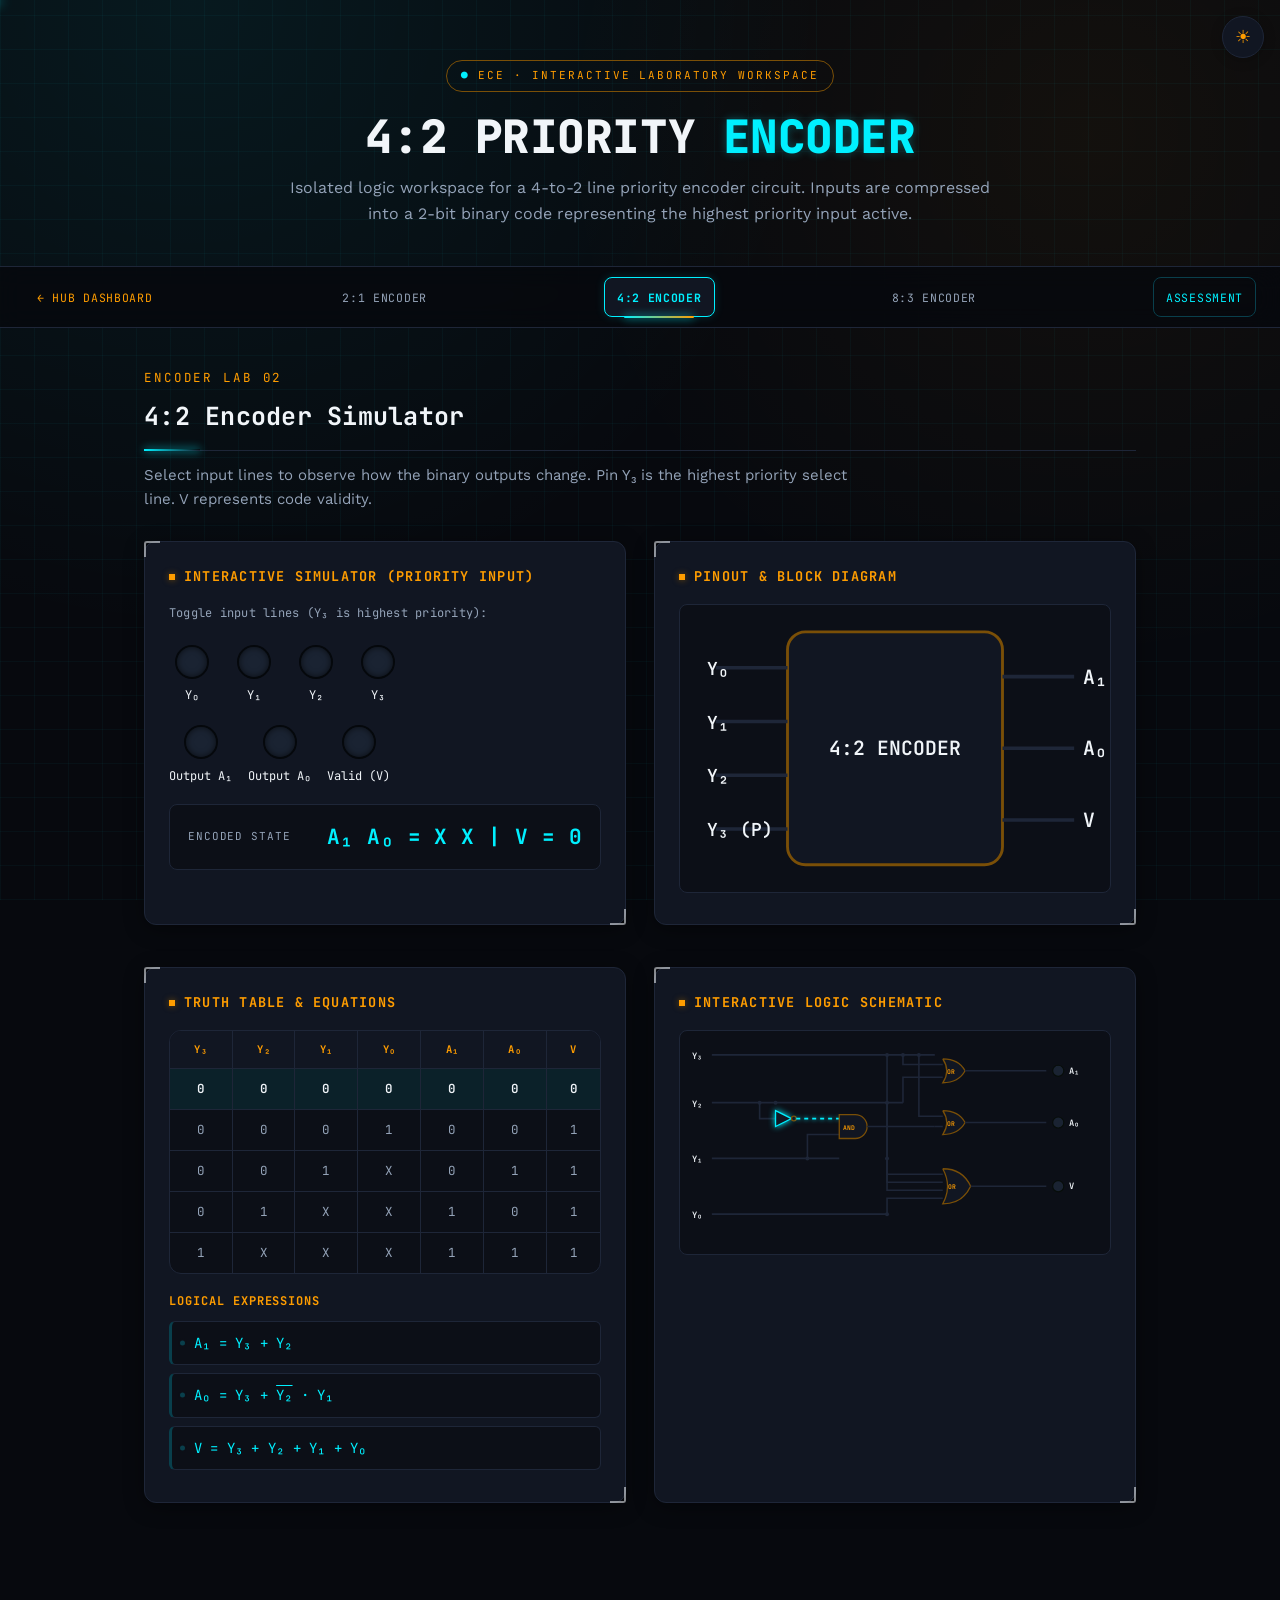
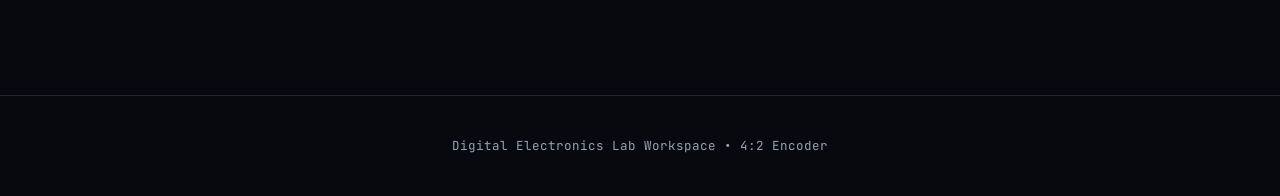
<file: encoder_4_2.html>
<!DOCTYPE html>
<html lang="en">
<head>
<meta charset="UTF-8">
<meta name="viewport" content="width=device-width, initial-scale=1.0">
<title>4:2 Encoder Lab — Quantum Void Workspace</title>
<link rel="preconnect" href="https://fonts.googleapis.com">
<link href="https://fonts.googleapis.com/css2?family=JetBrains+Mono:wght@400;500;700;800&family=Work+Sans:wght@400;500;600;700&display=swap" rel="stylesheet">
<link rel="stylesheet" href="lab_style.css">
</head>
<body>
<a href="#main-content" class="skip-link">Skip to main content</a>
<button class="theme-toggle" id="themeToggle" onclick="toggleTheme()" title="Toggle light/dark theme" aria-label="Toggle light/dark theme">☀</button>

<header class="hero">
  <span class="chip-eyebrow">ECE · Interactive Laboratory Workspace</span>
  <h1>4:2 PRIORITY <span>ENCODER</span></h1>
  <p class="sub">Isolated logic workspace for a 4-to-2 line priority encoder circuit. Inputs are compressed into a 2-bit binary code representing the highest priority input active.</p>
</header>

<nav class="tabs" aria-label="Lab navigation">
  <button class="hub-btn" onclick="location.href='index.html'">← Hub Dashboard</button>
  <button onclick="location.href='encoder_2_1.html'">2:1 Encoder</button>
  <button class="active" aria-current="page" onclick="location.href='encoder_4_2.html'">4:2 Encoder</button>
  <button onclick="location.href='encoder_8_3.html'">8:3 Encoder</button>
  <button onclick="location.href='assessment.html'" style="color:var(--trace);border-color:var(--trace-dim);">Assessment</button>
</nav>

<main id="main-content">
  
  <span class="eyebrow-num">Encoder Lab 02</span>
  <h2 class="section-title">4:2 Encoder Simulator</h2>
  <p class="lead">Select input lines to observe how the binary outputs change. Pin Y₃ is the highest priority select line. V represents code validity.</p>

  <div class="grid-2">
    <!-- Simulator Panel -->
    <div class="panel">
      <h4>Interactive Simulator (Priority Input)</h4>
      <p class="mono" style="font-size: 12px; margin-top: 0; color: var(--text-dim);">Toggle input lines (Y₃ is highest priority):</p>
      <div class="led-row">
        <button type="button" id="sw-enc42-y0" class="led-btn" onclick="toggleEnc42(0)" aria-pressed="false" aria-label="Input Y0">
          <span class="bulb" aria-hidden="true"></span>
          <span>Y₀</span>
        </button>
        <button type="button" id="sw-enc42-y1" class="led-btn" onclick="toggleEnc42(1)" aria-pressed="false" aria-label="Input Y1">
          <span class="bulb" aria-hidden="true"></span>
          <span>Y₁</span>
        </button>
        <button type="button" id="sw-enc42-y2" class="led-btn" onclick="toggleEnc42(2)" aria-pressed="false" aria-label="Input Y2">
          <span class="bulb" aria-hidden="true"></span>
          <span>Y₂</span>
        </button>
        <button type="button" id="sw-enc42-y3" class="led-btn" onclick="toggleEnc42(3)" aria-pressed="false" aria-label="Input Y3, highest priority">
          <span class="bulb" aria-hidden="true"></span>
          <span>Y₃</span>
        </button>
      </div>
      <div class="led-row">
        <div class="led-btn" disabled>
          <span id="led-enc42-a1" class="bulb" aria-hidden="true"></span>
          <span>Output A₁</span>
        </div>
        <div class="led-btn" disabled>
          <span id="led-enc42-a0" class="bulb" aria-hidden="true"></span>
          <span>Output A₀</span>
        </div>
        <div class="led-btn" disabled>
          <span id="led-enc42-v" class="bulb amber" aria-hidden="true"></span>
          <span>Valid (V)</span>
        </div>
      </div>
      <div class="output-readout" aria-live="polite" aria-atomic="true">
        <span>Encoded State</span>
        <span id="readout-enc42" class="val">A₁ A₀ = 0 0 | V = 0</span>
      </div>
    </div>

    <!-- Block Diagram -->
    <div class="panel">
      <h4>Pinout &amp; Block Diagram</h4>
      <svg class="diagram" viewBox="0 0 240 160">
        <rect x="60" y="15" width="120" height="130" rx="10" class="gate-body" />
        <text x="120" y="84" class="gate-label" text-anchor="middle" font-weight="bold" fill="var(--copper)">4:2 ENCODER</text>
        <!-- Inputs -->
        <path id="bd-enc42-w-y0" d="M 20 35 H 60" class="wire" />
        <text x="15" y="39" class="gate-label" style="font-size:10px;">Y₀</text>
        <path id="bd-enc42-w-y1" d="M 20 65 H 60" class="wire" />
        <text x="15" y="69" class="gate-label" style="font-size:10px;">Y₁</text>
        <path id="bd-enc42-w-y2" d="M 20 95 H 60" class="wire" />
        <text x="15" y="99" class="gate-label" style="font-size:10px;">Y₂</text>
        <path id="bd-enc42-w-y3" d="M 20 125 H 60" class="wire" />
        <text x="15" y="129" class="gate-label" style="font-size:10px;">Y₃ (P)</text>
        <!-- Outputs -->
        <path id="bd-enc42-w-a1" d="M 180 40 H 220" class="wire" />
        <text x="225" y="44" class="gate-label">A₁</text>
        <path id="bd-enc42-w-a0" d="M 180 80 H 220" class="wire" />
        <text x="225" y="84" class="gate-label">A₀</text>
        <path id="bd-enc42-w-v" d="M 180 120 H 220" class="wire" />
        <text x="225" y="124" class="gate-label">V</text>
      </svg>
    </div>
  </div>

  <div class="grid-2">
    <!-- Truth Table -->
    <div class="panel">
      <h4>Truth Table &amp; Equations</h4>
      <div class="table-wrapper">
        <table>
          <thead>
            <tr><th>Y₃</th><th>Y₂</th><th>Y₁</th><th>Y₀</th><th>A₁</th><th>A₀</th><th>V</th></tr>
          </thead>
          <tbody id="table-enc42">
            <tr data-row="0"><td>0</td><td>0</td><td>0</td><td>0</td><td>0</td><td>0</td><td>0</td></tr>
            <tr data-row="1"><td>0</td><td>0</td><td>0</td><td>1</td><td>0</td><td>0</td><td>1</td></tr>
            <tr data-row="2"><td>0</td><td>0</td><td>1</td><td>X</td><td>0</td><td>1</td><td>1</td></tr>
            <tr data-row="3"><td>0</td><td>1</td><td>X</td><td>X</td><td>1</td><td>0</td><td>1</td></tr>
            <tr data-row="4"><td>1</td><td>X</td><td>X</td><td>X</td><td>1</td><td>1</td><td>1</td></tr>
          </tbody>
        </table>
      </div>
      <div class="logic-expressions">
        <h5>Logical Expressions</h5>
        <div class="expr-item">A₁ = Y₃ + Y₂</div>
        <div class="expr-item">A₀ = Y₃ + <span class="overline">Y₂</span> &middot; Y₁</div>
        <div class="expr-item">V = Y₃ + Y₂ + Y₁ + Y₀</div>
      </div>
    </div>

    <!-- Logic Diagram -->
    <div class="panel">
      <h4>Interactive Logic Schematic</h4>
<svg class="diagram" viewBox="0 0 540 280">
  <!-- Inputs -->
  <text x="15" y="35" class="gate-label">Y₃</text>
  <text x="15" y="95" class="gate-label">Y₂</text>
  <text x="15" y="165" class="gate-label">Y₁</text>
  <text x="15" y="235" class="gate-label">Y₀</text>

  <path id="diag-enc42-w-y3" d="M 40 30 H 320" class="wire" />
  <path id="diag-enc42-w-y2" d="M 40 90 H 120" class="wire" />
  <path id="diag-enc42-w-y1" d="M 40 160 H 200" class="wire" />
  <path id="diag-enc42-w-y0" d="M 40 230 H 260" class="wire" />

  <!-- NOT Gate on Y2 -->
  <circle id="diag-enc42-dot-y2-n" cx="100" cy="90" r="2.5" class="conn-dot" />
  <path id="diag-enc42-w-y2-not-in" d="M 100 90 V 110 H 120" class="wire" />
  <path id="diag-enc42-gate-not" d="M 120 100 L 140 110 L 120 120 Z" class="gate-body" />
  <circle cx="143" cy="110" r="3" class="gate-body" />
  <path id="diag-enc42-w-y2-not-out" d="M 146 110 H 200" class="wire" />

  <!-- AND Gate (Y2' * Y1) -->
  <circle id="diag-enc42-dot-y1-and" cx="160" cy="160" r="2.5" class="conn-dot" />
  <path id="diag-enc42-w-and-in-y1" d="M 160 160 V 130 H 200" class="wire" />
  <path id="diag-enc42-gate-and" d="M 200 105 H 220 A 15 15 0 0 1 220 135 H 200 Z" class="gate-body" />
  <text x="205" y="124" class="gate-label" style="font-size:8px;fill:var(--copper);">AND</text>
  <path id="diag-enc42-w-and-out" d="M 235 120 H 320" class="wire" />

  <!-- Junction dots on Y3 line -->
  <circle id="diag-enc42-dot-y3-v" cx="260" cy="30" r="2.5" class="conn-dot" />
  <circle id="diag-enc42-dot-y3-a1" cx="280" cy="30" r="2.5" class="conn-dot" />
  <circle id="diag-enc42-dot-y3-a0" cx="300" cy="30" r="2.5" class="conn-dot" />

  <!-- Junction dots on Y2 line -->
  <circle id="diag-enc42-dot-y2-a1" cx="120" cy="90" r="2.5" class="conn-dot" />
  <circle id="diag-enc42-dot-y2-v" cx="260" cy="90" r="2.5" class="conn-dot" />

  <!-- Y2 continues to A1 and V -->
  <path id="diag-enc42-w-y2-cont" d="M 120 90 H 280" class="wire" />

  <!-- Junction dots on Y1 and Y0 -->
  <circle id="diag-enc42-dot-y1-v" cx="260" cy="160" r="2.5" class="conn-dot" />
  <circle id="diag-enc42-dot-y0-v" cx="260" cy="230" r="2.5" class="conn-dot" />

  <!-- OR Gate 1 (A1 = Y3 + Y2) -->
  <path id="diag-enc42-w-a1-in1" d="M 280 30 V 42 H 330" class="wire" />
  <path id="diag-enc42-w-a1-in2" d="M 280 90 V 58 H 330" class="wire" />
  <path id="diag-enc42-gate-or-a1" d="M330,35 Q340,50 330,65 Q350,65 358,50 Q350,35 330,35" class="gate-body" />
  <text x="335" y="54" class="gate-label" style="font-size:8px;fill:var(--copper);">OR</text>
  <path id="diag-enc42-w-a1-out" d="M 358 50 H 460" class="wire" />
  <circle id="diag-enc42-led-a1" cx="475" cy="50" r="7" fill="var(--led-off)" stroke="#070d0a" stroke-width="1.5" />
  <text x="488" y="54" class="gate-label">A₁</text>

  <!-- OR Gate 2 (A0 = Y3 + Y2'·Y1) -->
  <path id="diag-enc42-w-a0-in1" d="M 300 30 V 107 H 330" class="wire" />
  <path id="diag-enc42-w-a0-in2" d="M 320 120 H 330" class="wire" />
  <path id="diag-enc42-gate-or-a0" d="M330,100 Q340,115 330,130 Q350,130 358,115 Q350,100 330,100" class="gate-body" />
  <text x="335" y="119" class="gate-label" style="font-size:8px;fill:var(--copper);">OR</text>
  <path id="diag-enc42-w-a0-out" d="M 358 115 H 460" class="wire" />
  <circle id="diag-enc42-led-a0" cx="475" cy="115" r="7" fill="var(--led-off)" stroke="#070d0a" stroke-width="1.5" />
  <text x="488" y="119" class="gate-label">A₀</text>

  <!-- OR Gate 3 (V = Y3 + Y2 + Y1 + Y0) -->
  <path id="diag-enc42-w-v-in-y3" d="M 260 30 V 180 H 330" class="wire" />
  <path id="diag-enc42-w-v-in-y2" d="M 260 90 V 190 H 330" class="wire" />
  <path id="diag-enc42-w-v-in-y1" d="M 260 160 V 200 H 330" class="wire" />
  <path id="diag-enc42-w-v-in-y0" d="M 260 230 V 210 H 330" class="wire" />
  <path id="diag-enc42-gate-or-v" d="M330,173 Q342,195 330,217 Q355,217 365,195 Q355,173 330,173" class="gate-body" />
  <text x="337" y="199" class="gate-label" style="font-size:8px;fill:var(--copper);">OR</text>
  <path id="diag-enc42-w-v-out" d="M 365 195 H 460" class="wire" />
  <circle id="diag-enc42-led-v" cx="475" cy="195" r="7" fill="var(--led-off)" stroke="#070d0a" stroke-width="1.5" />
  <text x="488" y="199" class="gate-label">V</text>
</svg>
    </div>
  </div>

</main>

<footer>
  Digital Electronics Lab Workspace &bull; 4:2 Encoder
</footer>

<script>
const stateEnc42 = [0, 0, 0, 0];

function toggleEnc42(pin) {
  stateEnc42[pin] = stateEnc42[pin] ? 0 : 1;
  const btn = document.getElementById(`sw-enc42-y${pin}`);
  btn.classList.toggle('on', stateEnc42[pin] === 1);
  btn.setAttribute('aria-pressed', stateEnc42[pin] === 1 ? 'true' : 'false');
  renderEnc42();
}

function renderEnc42() {
  let a1 = 0, a0 = 0, v = 0;
  let activeRow = 0;

  if (stateEnc42[3] === 1) {
    a1 = 1; a0 = 1; v = 1;
    activeRow = 4;
  } else if (stateEnc42[2] === 1) {
    a1 = 1; a0 = 0; v = 1;
    activeRow = 3;
  } else if (stateEnc42[1] === 1) {
    a1 = 0; a0 = 1; v = 1;
    activeRow = 2;
  } else if (stateEnc42[0] === 1) {
    a1 = 0; a0 = 0; v = 1;
    activeRow = 1;
  } else {
    a1 = 0; a0 = 0; v = 0;
    activeRow = 0;
  }

  // LEDs
  document.getElementById('led-enc42-a1').parentElement.classList.toggle('on', a1 === 1 && v === 1);
  document.getElementById('led-enc42-a0').parentElement.classList.toggle('on', a0 === 1 && v === 1);
  document.getElementById('led-enc42-v').parentElement.classList.toggle('on', v === 1);

  // Readout text
  document.getElementById('readout-enc42').textContent = `A₁ A₀ = ${v ? (a1 + ' ' + a0) : 'X X'} | V = ${v}`;

  // Table Row Highlight
  document.querySelectorAll('#table-enc42 tr').forEach(tr => {
    tr.classList.toggle('active-row', tr.dataset.row == activeRow);
  });

  // Block Diagram Wires
  document.getElementById('bd-enc42-w-y0').className.baseVal = `wire ${stateEnc42[0] ? 'hot' : ''}`;
  document.getElementById('bd-enc42-w-y1').className.baseVal = `wire ${stateEnc42[1] ? 'hot' : ''}`;
  document.getElementById('bd-enc42-w-y2').className.baseVal = `wire ${stateEnc42[2] ? 'hot' : ''}`;
  document.getElementById('bd-enc42-w-y3').className.baseVal = `wire ${stateEnc42[3] ? 'hot' : ''}`;
  document.getElementById('bd-enc42-w-a1').className.baseVal = `wire ${(a1 && v) ? 'hot' : ''}`;
  document.getElementById('bd-enc42-w-a0').className.baseVal = `wire ${(a0 && v) ? 'hot' : ''}`;
  document.getElementById('bd-enc42-w-v').className.baseVal = `wire ${v ? 'hot' : ''}`;

  // Logic Diagram Signal Paths
  document.getElementById('diag-enc42-w-y3').className.baseVal = `wire ${stateEnc42[3] ? 'hot' : ''}`;
  document.getElementById('diag-enc42-w-y2').className.baseVal = `wire ${stateEnc42[2] ? 'hot' : ''}`;
  document.getElementById('diag-enc42-w-y1').className.baseVal = `wire ${stateEnc42[1] ? 'hot' : ''}`;
  document.getElementById('diag-enc42-w-y0').className.baseVal = `wire ${stateEnc42[0] ? 'hot' : ''}`;

  // Y2 continuation wire
  document.getElementById('diag-enc42-w-y2-cont').className.baseVal = `wire ${stateEnc42[2] ? 'hot' : ''}`;

  // NOT gate on Y2
  document.getElementById('diag-enc42-w-y2-not-in').className.baseVal = `wire ${stateEnc42[2] ? 'hot' : ''}`;
  const y2not = stateEnc42[2] === 0 ? 1 : 0;
  document.getElementById('diag-enc42-gate-not').className.baseVal = `gate-body ${y2not ? 'hot' : ''}`;
  document.getElementById('diag-enc42-w-y2-not-out').className.baseVal = `wire ${y2not ? 'hot' : ''}`;

  // AND gate (Y2' * Y1)
  const andOut = y2not && stateEnc42[1] ? 1 : 0;
  document.getElementById('diag-enc42-w-and-in-y1').className.baseVal = `wire ${stateEnc42[1] ? 'hot' : ''}`;
  document.getElementById('diag-enc42-gate-and').className.baseVal = `gate-body ${andOut ? 'hot' : ''}`;
  document.getElementById('diag-enc42-w-and-out').className.baseVal = `wire ${andOut ? 'hot' : ''}`;

  // OR Gate A1 (Y3 + Y2)
  const a1_gate = stateEnc42[3] || stateEnc42[2] ? 1 : 0;
  document.getElementById('diag-enc42-w-a1-in1').className.baseVal = `wire ${stateEnc42[3] ? 'hot' : ''}`;
  document.getElementById('diag-enc42-w-a1-in2').className.baseVal = `wire ${stateEnc42[2] ? 'hot' : ''}`;
  document.getElementById('diag-enc42-gate-or-a1').className.baseVal = `gate-body ${a1_gate ? 'hot' : ''}`;
  document.getElementById('diag-enc42-w-a1-out').className.baseVal = `wire ${(a1 && v) ? 'hot' : ''}`;
  document.getElementById('diag-enc42-led-a1').setAttribute('fill', (a1 && v) ? 'var(--led-on)' : 'var(--led-off)');

  // OR Gate A0 (Y3 + Y2'Y1)
  const a0_gate = stateEnc42[3] || andOut ? 1 : 0;
  document.getElementById('diag-enc42-w-a0-in1').className.baseVal = `wire ${stateEnc42[3] ? 'hot' : ''}`;
  document.getElementById('diag-enc42-w-a0-in2').className.baseVal = `wire ${andOut ? 'hot' : ''}`;
  document.getElementById('diag-enc42-gate-or-a0').className.baseVal = `gate-body ${a0_gate ? 'hot' : ''}`;
  document.getElementById('diag-enc42-w-a0-out').className.baseVal = `wire ${(a0 && v) ? 'hot' : ''}`;
  document.getElementById('diag-enc42-led-a0').setAttribute('fill', (a0 && v) ? 'var(--led-on)' : 'var(--led-off)');

  // OR Gate V (Y3 + Y2 + Y1 + Y0)
  document.getElementById('diag-enc42-w-v-in-y3').className.baseVal = `wire ${stateEnc42[3] ? 'hot' : ''}`;
  document.getElementById('diag-enc42-w-v-in-y2').className.baseVal = `wire ${stateEnc42[2] ? 'hot' : ''}`;
  document.getElementById('diag-enc42-w-v-in-y1').className.baseVal = `wire ${stateEnc42[1] ? 'hot' : ''}`;
  document.getElementById('diag-enc42-w-v-in-y0').className.baseVal = `wire ${stateEnc42[0] ? 'hot' : ''}`;
  document.getElementById('diag-enc42-gate-or-v').className.baseVal = `gate-body ${v ? 'hot' : ''}`;
  document.getElementById('diag-enc42-w-v-out').className.baseVal = `wire ${v ? 'hot' : ''}`;
  document.getElementById('diag-enc42-led-v').setAttribute('fill', v ? 'var(--led-on-amber)' : 'var(--led-off)');

  // Dots
  document.getElementById('diag-enc42-dot-y3-a1').className.baseVal = `conn-dot ${stateEnc42[3] ? 'hot' : ''}`;
  document.getElementById('diag-enc42-dot-y3-a0').className.baseVal = `conn-dot ${stateEnc42[3] ? 'hot' : ''}`;
  document.getElementById('diag-enc42-dot-y3-v').className.baseVal = `conn-dot ${stateEnc42[3] ? 'hot' : ''}`;
  document.getElementById('diag-enc42-dot-y2-a1').className.baseVal = `conn-dot ${stateEnc42[2] ? 'hot' : ''}`;
  document.getElementById('diag-enc42-dot-y2-v').className.baseVal = `conn-dot ${stateEnc42[2] ? 'hot' : ''}`;
  document.getElementById('diag-enc42-dot-y2-n').className.baseVal = `conn-dot ${stateEnc42[2] ? 'hot' : ''}`;
  document.getElementById('diag-enc42-dot-y1-and').className.baseVal = `conn-dot ${stateEnc42[1] ? 'hot' : ''}`;
  document.getElementById('diag-enc42-dot-y1-v').className.baseVal = `conn-dot ${stateEnc42[1] ? 'hot' : ''}`;
  document.getElementById('diag-enc42-dot-y0-v').className.baseVal = `conn-dot ${stateEnc42[0] ? 'hot' : ''}`;
}

window.addEventListener('load', renderEnc42);

function toggleTheme(){
  const html = document.documentElement;
  const current = html.getAttribute('data-theme');
  const next = current === 'light' ? 'dark' : 'light';
  html.setAttribute('data-theme', next);
  document.getElementById('themeToggle').textContent = next === 'light' ? '🌙' : '☀';
  try { localStorage.setItem('ecd_lab_theme', next); } catch(e){}
}
(function initTheme(){
  try {
    const saved = localStorage.getItem('ecd_lab_theme');
    if(saved === 'light'){
      document.documentElement.setAttribute('data-theme', 'light');
      document.getElementById('themeToggle').textContent = '🌙';
    }
  } catch(e){}
})();
</script>
</body>
</html>
</file>
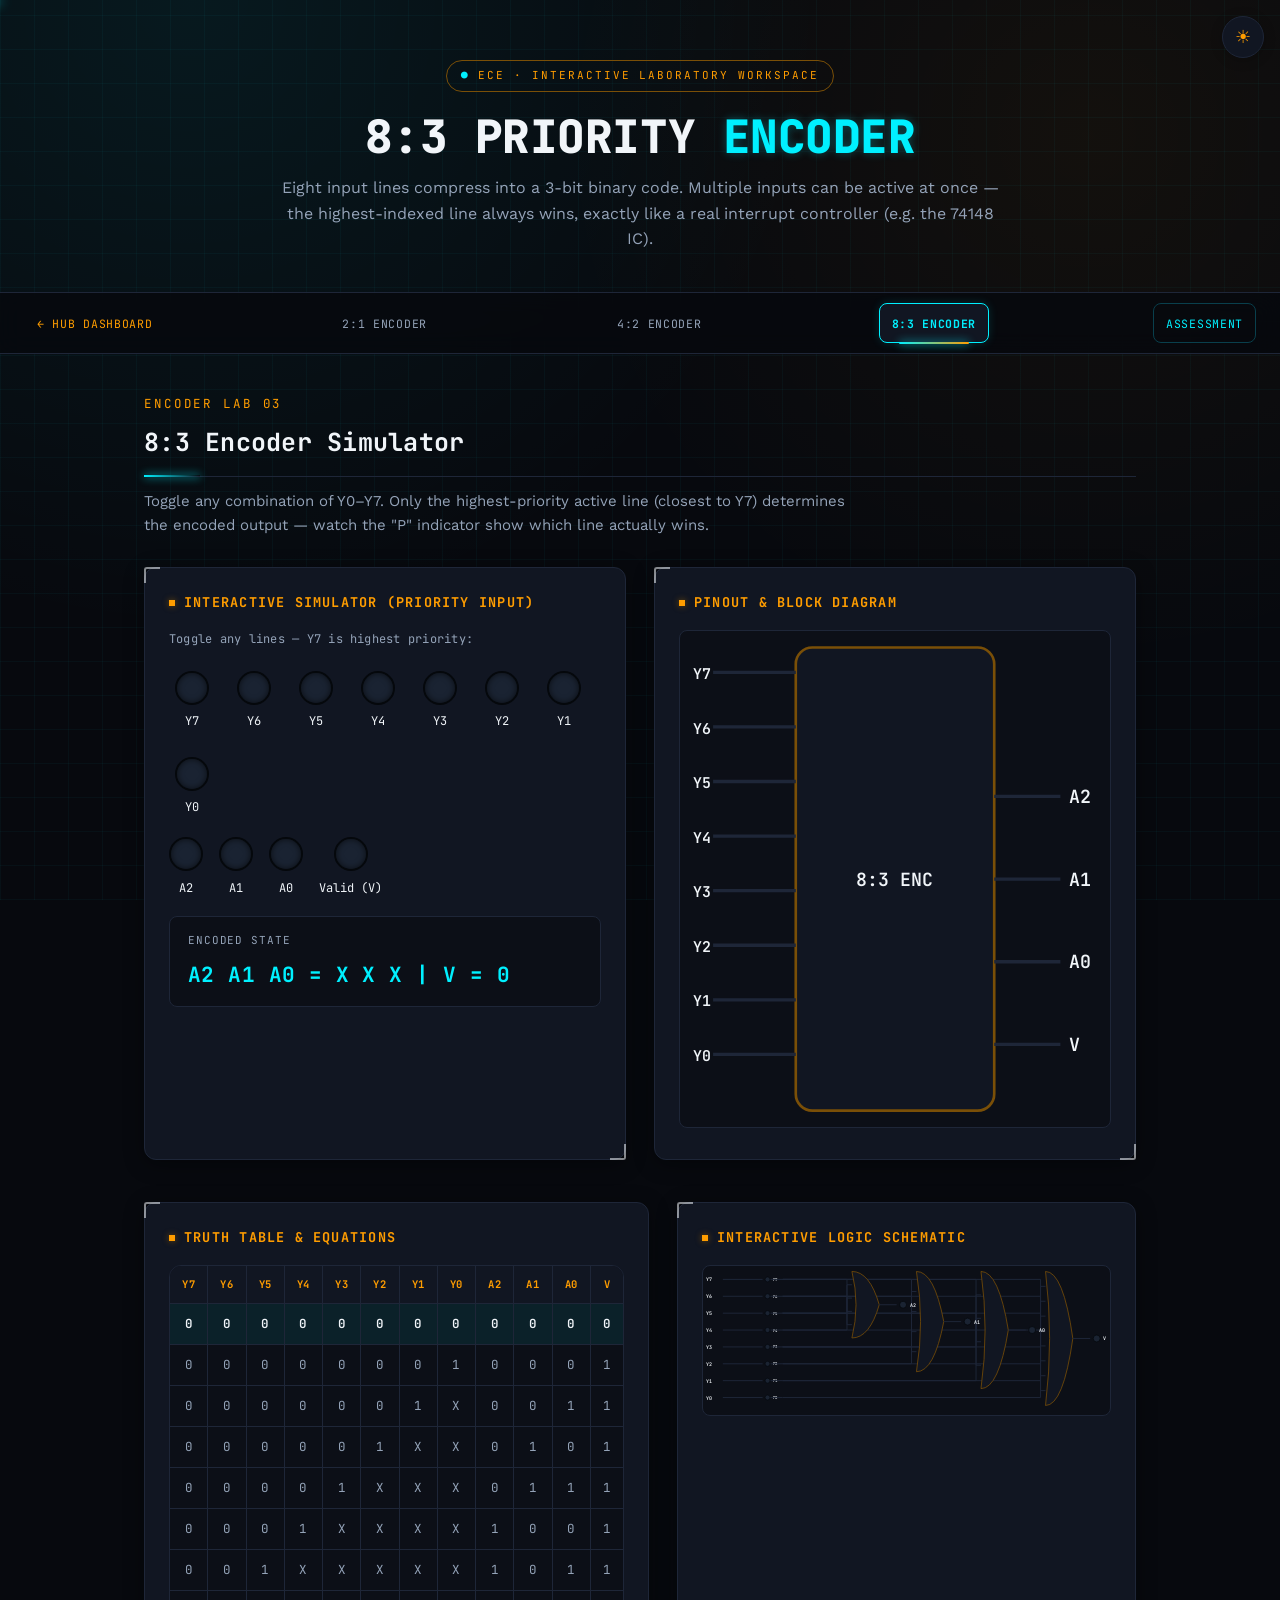
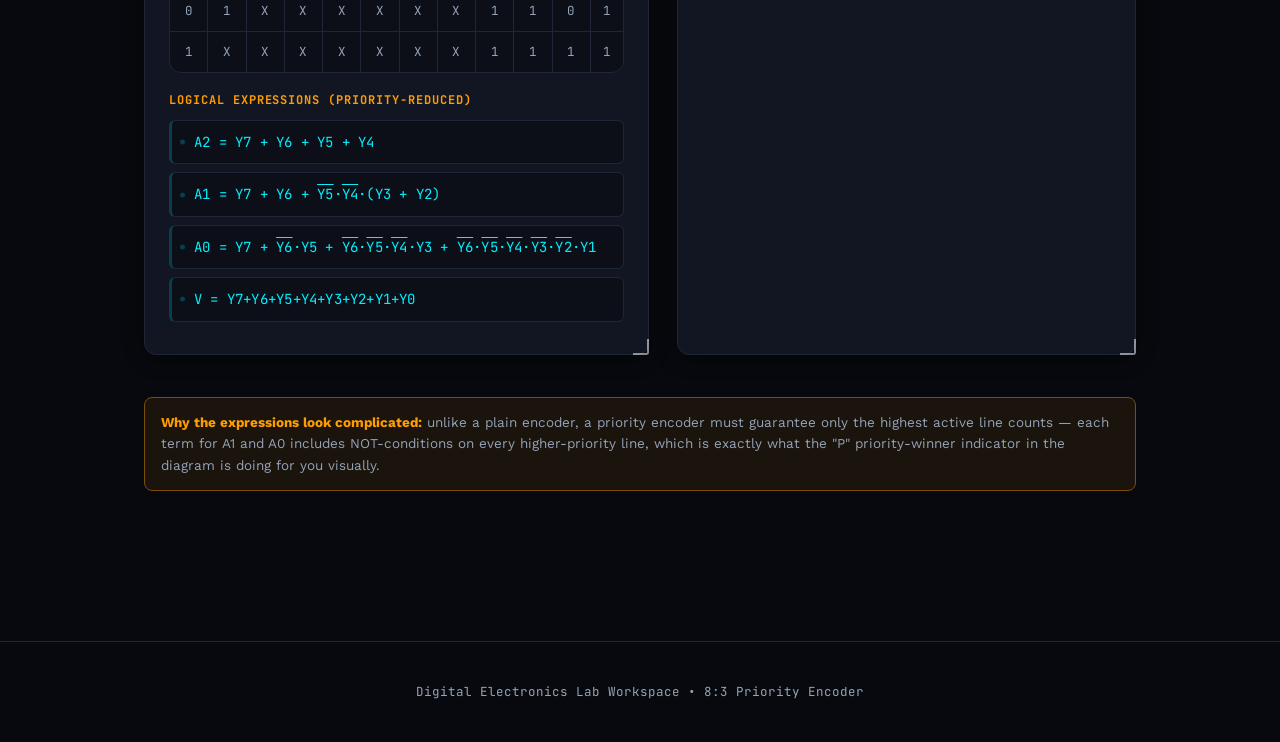
<file: encoder_8_3.html>
<!DOCTYPE html>
<html lang="en">
<head>
<meta charset="UTF-8">
<meta name="viewport" content="width=device-width, initial-scale=1.0">
<title>8:3 Encoder Lab — Quantum Void Workspace</title>
<link rel="preconnect" href="https://fonts.googleapis.com">
<link href="https://fonts.googleapis.com/css2?family=JetBrains+Mono:wght@400;500;700;800&family=Work+Sans:wght@400;500;600;700&display=swap" rel="stylesheet">
<link rel="stylesheet" href="lab_style.css">
</head>
<body>
<a href="#main-content" class="skip-link">Skip to main content</a>
<button class="theme-toggle" id="themeToggle" onclick="toggleTheme()" title="Toggle light/dark theme" aria-label="Toggle light/dark theme">☀</button>

<header class="hero">
  <span class="chip-eyebrow">ECE · Interactive Laboratory Workspace</span>
  <h1>8:3 PRIORITY <span>ENCODER</span></h1>
  <p class="sub">Eight input lines compress into a 3-bit binary code. Multiple inputs can be active at once — the highest-indexed line always wins, exactly like a real interrupt controller (e.g. the 74148 IC).</p>
</header>

<nav class="tabs" aria-label="Lab navigation">
  <button class="hub-btn" onclick="location.href='index.html'">← Hub Dashboard</button>
  <button onclick="location.href='encoder_2_1.html'">2:1 Encoder</button>
  <button onclick="location.href='encoder_4_2.html'">4:2 Encoder</button>
  <button class="active" aria-current="page" onclick="location.href='encoder_8_3.html'">8:3 Encoder</button>
  <button onclick="location.href='assessment.html'" style="color:var(--trace);border-color:var(--trace-dim);">Assessment</button>
</nav>

<main id="main-content">

  <span class="eyebrow-num">Encoder Lab 03</span>
  <h2 class="section-title">8:3 Encoder Simulator</h2>
  <p class="lead">Toggle any combination of Y0–Y7. Only the highest-priority active line (closest to Y7) determines the encoded output — watch the "P" indicator show which line actually wins.</p>

  <div class="grid-2">
    <!-- Simulator Panel -->
    <div class="panel">
      <h4>Interactive Simulator (Priority Input)</h4>
      <p class="mono" style="font-size: 12px; margin-top: 0; color: var(--text-dim);">Toggle any lines — Y7 is highest priority:</p>
      <div class="led-row" id="enc83-inputs"></div>
      <div class="led-row">
        <div class="led-btn" disabled><span id="led-enc83-a2" class="bulb" aria-hidden="true"></span><span>A2</span></div>
        <div class="led-btn" disabled><span id="led-enc83-a1" class="bulb" aria-hidden="true"></span><span>A1</span></div>
        <div class="led-btn" disabled><span id="led-enc83-a0" class="bulb" aria-hidden="true"></span><span>A0</span></div>
        <div class="led-btn" disabled><span id="led-enc83-v" class="bulb amber" aria-hidden="true"></span><span>Valid (V)</span></div>
      </div>
      <div class="output-readout" aria-live="polite" aria-atomic="true">
        <span>Encoded State</span>
        <span id="readout-enc83" class="val">A2 A1 A0 = X X X | V = 0</span>
      </div>
    </div>

    <!-- Block Diagram -->
    <div class="panel">
      <h4>Pinout &amp; Block Diagram</h4>
      <svg class="diagram" viewBox="0 0 260 300">
        <rect x="70" y="10" width="120" height="280" rx="10" class="gate-body" />
        <text x="130" y="154" class="gate-label" text-anchor="middle" font-weight="bold" fill="var(--copper)">8:3 ENC</text>
        <g id="bd-enc83-inputs"></g>
        <path id="bd-enc83-w-a2" d="M 190 100 H 230" class="wire" /><text x="235" y="104" class="gate-label">A2</text>
        <path id="bd-enc83-w-a1" d="M 190 150 H 230" class="wire" /><text x="235" y="154" class="gate-label">A1</text>
        <path id="bd-enc83-w-a0" d="M 190 200 H 230" class="wire" /><text x="235" y="204" class="gate-label">A0</text>
        <path id="bd-enc83-w-v" d="M 190 250 H 230" class="wire" /><text x="235" y="254" class="gate-label">V</text>
      </svg>
    </div>
  </div>

  <div class="grid-2">
    <!-- Truth Table -->
    <div class="panel">
      <h4>Truth Table &amp; Equations</h4>
      <div class="table-wrapper">
        <table>
          <thead><tr><th>Y7</th><th>Y6</th><th>Y5</th><th>Y4</th><th>Y3</th><th>Y2</th><th>Y1</th><th>Y0</th><th>A2</th><th>A1</th><th>A0</th><th>V</th></tr></thead>
          <tbody id="table-enc83">
            <tr data-row="none"><td>0</td><td>0</td><td>0</td><td>0</td><td>0</td><td>0</td><td>0</td><td>0</td><td>0</td><td>0</td><td>0</td><td>0</td></tr>
            <tr data-row="0"><td>0</td><td>0</td><td>0</td><td>0</td><td>0</td><td>0</td><td>0</td><td>1</td><td>0</td><td>0</td><td>0</td><td>1</td></tr>
            <tr data-row="1"><td>0</td><td>0</td><td>0</td><td>0</td><td>0</td><td>0</td><td>1</td><td>X</td><td>0</td><td>0</td><td>1</td><td>1</td></tr>
            <tr data-row="2"><td>0</td><td>0</td><td>0</td><td>0</td><td>0</td><td>1</td><td>X</td><td>X</td><td>0</td><td>1</td><td>0</td><td>1</td></tr>
            <tr data-row="3"><td>0</td><td>0</td><td>0</td><td>0</td><td>1</td><td>X</td><td>X</td><td>X</td><td>0</td><td>1</td><td>1</td><td>1</td></tr>
            <tr data-row="4"><td>0</td><td>0</td><td>0</td><td>1</td><td>X</td><td>X</td><td>X</td><td>X</td><td>1</td><td>0</td><td>0</td><td>1</td></tr>
            <tr data-row="5"><td>0</td><td>0</td><td>1</td><td>X</td><td>X</td><td>X</td><td>X</td><td>X</td><td>1</td><td>0</td><td>1</td><td>1</td></tr>
            <tr data-row="6"><td>0</td><td>1</td><td>X</td><td>X</td><td>X</td><td>X</td><td>X</td><td>X</td><td>1</td><td>1</td><td>0</td><td>1</td></tr>
            <tr data-row="7"><td>1</td><td>X</td><td>X</td><td>X</td><td>X</td><td>X</td><td>X</td><td>X</td><td>1</td><td>1</td><td>1</td><td>1</td></tr>
          </tbody>
        </table>
      </div>
      <div class="logic-expressions">
        <h5>Logical Expressions (priority-reduced)</h5>
        <div class="expr-item">A2 = Y7 + Y6 + Y5 + Y4</div>
        <div class="expr-item">A1 = Y7 + Y6 + <span class="overline">Y5</span>&middot;<span class="overline">Y4</span>&middot;(Y3 + Y2)</div>
        <div class="expr-item">A0 = Y7 + <span class="overline">Y6</span>&middot;Y5 + <span class="overline">Y6</span>&middot;<span class="overline">Y5</span>&middot;<span class="overline">Y4</span>&middot;Y3 + <span class="overline">Y6</span>&middot;<span class="overline">Y5</span>&middot;<span class="overline">Y4</span>&middot;<span class="overline">Y3</span>&middot;<span class="overline">Y2</span>&middot;Y1</div>
        <div class="expr-item">V = Y7+Y6+Y5+Y4+Y3+Y2+Y1+Y0</div>
      </div>
    </div>

    <!-- Logic Diagram -->
    <div class="panel">
      <h4>Interactive Logic Schematic</h4>
      <svg class="diagram" id="diag-enc83" viewBox="0 0 820 300"></svg>
    </div>
  </div>

  <div class="note"><strong>Why the expressions look complicated:</strong> unlike a plain encoder, a priority encoder must guarantee only the highest active line counts — each term for A1 and A0 includes NOT-conditions on every higher-priority line, which is exactly what the "P" priority-winner indicator in the diagram is doing for you visually.</div>

</main>

<footer>
  Digital Electronics Lab Workspace &bull; 8:3 Priority Encoder
</footer>

<script>
const stateEnc83 = new Array(8).fill(0); // index = Yj

(function initEnc83(){
  const inputWrap = document.getElementById('enc83-inputs');
  for(let j=7;j>=0;j--){
    const btn = document.createElement('button');
    btn.type = 'button';
    btn.className = 'led-btn';
    btn.id = `sw-enc83-y${j}`;
    btn.setAttribute('aria-pressed', 'false');
    btn.setAttribute('aria-label', `Input Y${j}${j===7?', highest priority':''}`);
    btn.innerHTML = `<span class="bulb" aria-hidden="true"></span><span>Y${j}</span>`;
    btn.onclick = () => { stateEnc83[j] = stateEnc83[j] ? 0 : 1; btn.setAttribute('aria-pressed', stateEnc83[j]===1?'true':'false'); renderEnc83(); };
    inputWrap.appendChild(btn);
  }
  const bdWrap = document.getElementById('bd-enc83-inputs');
  let html = '';
  for(let j=7;j>=0;j--){
    const y = 25 + (7-j)*33;
    html += `<path id="bd-enc83-w-y${j}" d="M 20 ${y} H 70" class="wire" /><text x="8" y="${y+4}" class="gate-label" style="font-size:9px;">Y${j}</text>`;
  }
  bdWrap.innerHTML = html;
})();

function orPath(x, minY, maxY){
  const w = 55;
  const mid = (minY+maxY)/2;
  return `M${x},${minY} Q${x+w*0.3},${mid} ${x},${maxY} Q${x+w*0.65},${maxY} ${x+w},${mid} Q${x+w*0.65},${minY} ${x},${minY} Z`;
}

function renderEnc83(){
  let winner = -1;
  for(let j=7;j>=0;j--){ if(stateEnc83[j]===1){ winner=j; break; } }
  const a2 = [4,5,6,7].includes(winner) ? 1 : 0;
  const a1 = [2,3,6,7].includes(winner) ? 1 : 0;
  const a0 = [1,3,5,7].includes(winner) ? 1 : 0;
  const v = winner !== -1 ? 1 : 0;

  for(let j=7;j>=0;j--){
    document.getElementById(`sw-enc83-y${j}`).classList.toggle('on', stateEnc83[j]===1);
    document.getElementById(`bd-enc83-w-y${j}`).classList.toggle('hot', stateEnc83[j]===1);
  }
  document.getElementById('led-enc83-a2').parentElement.classList.toggle('on', v===1 && a2===1);
  document.getElementById('led-enc83-a1').parentElement.classList.toggle('on', v===1 && a1===1);
  document.getElementById('led-enc83-a0').parentElement.classList.toggle('on', v===1 && a0===1);
  document.getElementById('led-enc83-v').parentElement.classList.toggle('on', v===1);
  document.getElementById('readout-enc83').textContent = v
    ? `A2 A1 A0 = ${a2} ${a1} ${a0} | V = 1 (winner: Y${winner})`
    : 'A2 A1 A0 = X X X | V = 0';

  document.getElementById('bd-enc83-w-a2').classList.toggle('hot', v===1 && a2===1);
  document.getElementById('bd-enc83-w-a1').classList.toggle('hot', v===1 && a1===1);
  document.getElementById('bd-enc83-w-a0').classList.toggle('hot', v===1 && a0===1);
  document.getElementById('bd-enc83-w-v').classList.toggle('hot', v===1);

  const rowKey = winner === -1 ? 'none' : String(winner);
  document.querySelectorAll('#table-enc83 tr').forEach(tr=>{
    tr.classList.toggle('active-row', tr.dataset.row === rowKey);
  });

  // ---- Logic diagram ----
  const groups = { A2:[4,5,6,7], A1:[2,3,6,7], A0:[1,3,5,7], V:[0,1,2,3,4,5,6,7] };
  const gateX  = { A2:300, A1:430, A0:560, V:690 };
  const outVal = { A2:a2, A1:a1, A0:a0, V:v };
  const rowY = {};
  for(let j=7;j>=0;j--){ rowY[j] = 12 + (7-j)*34 + 15; }

  let svg = '';
  for(let j=7;j>=0;j--){
    const on = stateEnc83[j]===1;
    const isWinner = winner===j;
    const y = rowY[j];
    svg += `<path d="M40,${y} H120" class="wire ${on?'hot':''}"/>`;
    svg += `<text x="6" y="${y+4}" class="gate-label" style="font-size:10px;">Y${j}</text>`;
    svg += `<circle cx="130" cy="${y}" r="5" fill="${isWinner?'var(--led-on)':'var(--led-off)'}" stroke="#05080c" stroke-width="1.2"/>`;
    svg += `<text x="141" y="${y+3}" class="gate-label" style="font-size:8px;" fill="${isWinner?'var(--trace)':'var(--text-dim)'}">P${j}</text>`;
    svg += `<path d="M136,${y} H160" class="wire ${on?'hot':''}"/>`;
    Object.keys(groups).forEach(g=>{
      if(groups[g].includes(j)){
        const members = groups[g];
        const memberIdx = members.indexOf(j);
        const memberYs = members.map(m => rowY[m]);
        const gMinY = Math.min(...memberYs) - 16;
        const gMaxY = Math.max(...memberYs) + 16;
        const gRange = gMaxY - gMinY;
        const gateInY = gMinY + (gRange * (memberIdx + 1)) / (members.length + 1);
        svg += `<path d="M160,${y} H${gateX[g]-10} V${gateInY} H${gateX[g]}" class="wire ${on?'hot':''}"/>`;
      }
    });
  }
  Object.keys(groups).forEach(g=>{
    const ys = groups[g].map(j=>rowY[j]);
    const minY = Math.min(...ys)-16, maxY = Math.max(...ys)+16;
    const mid = (minY+maxY)/2;
    const x = gateX[g];
    svg += `<path d="${orPath(x,minY,maxY)}" class="gate-body ${outVal[g]?'hot':''}"/>`;
    svg += `<path d="M${x+55},${mid} H${x+90}" class="wire ${outVal[g]?'hot':''}"/>`;
    svg += `<circle cx="${x+103}" cy="${mid}" r="7" fill="${outVal[g]?'var(--led-on)':'var(--led-off)'}" stroke="#05080c" stroke-width="1.5"/>`;
    svg += `<text x="${x+116}" y="${mid+4}" class="gate-label" style="font-size:10px;">${g}</text>`;
  });
  document.getElementById('diag-enc83').innerHTML = svg;
}

window.addEventListener('load', renderEnc83);

function toggleTheme(){
  const html = document.documentElement;
  const current = html.getAttribute('data-theme');
  const next = current === 'light' ? 'dark' : 'light';
  html.setAttribute('data-theme', next);
  document.getElementById('themeToggle').textContent = next === 'light' ? '🌙' : '☀';
  try { localStorage.setItem('ecd_lab_theme', next); } catch(e){}
}
(function initTheme(){
  try {
    const saved = localStorage.getItem('ecd_lab_theme');
    if(saved === 'light'){
      document.documentElement.setAttribute('data-theme', 'light');
      document.getElementById('themeToggle').textContent = '🌙';
    }
  } catch(e){}
})();
</script>
</body>
</html>
</file>
<file: lab_style.css>
:root {
  --bg: #07090e;
  --bg-alt: #0c0f17;
  --panel: #111622;
  --panel-border: #1e2638;
  --trace: #00f0ff;
  --trace-dim: #093f4c;
  --copper: #ff9d00;
  --copper-dim: #7a4f07;
  --text: #f1f5f9;
  --text-dim: #94a3b8;
  --led-off: #1a2332;
  --led-on: #00f0ff;
  --led-on-amber: #ff9d00;
  --danger: #ff5470;
  --good: #35e08a;
  --radius: 12px;
}

/* ── Light Theme ── */
[data-theme="light"] {
  --bg: #f0f2f5;
  --bg-alt: #e4e7ec;
  --panel: #ffffff;
  --panel-border: #c8ced8;
  --trace: #0084a8;
  --trace-dim: #b3dde9;
  --copper: #c67800;
  --copper-dim: #e2c08b;
  --text: #1a1d23;
  --text-dim: #5a6577;
  --led-off: #d0d5de;
  --led-on: #00a8cc;
  --led-on-amber: #e08a00;
  --danger: #d93651;
  --good: #1fad5f;
}
[data-theme="light"] body {
  background:
    radial-gradient(circle at 15% 0%, rgba(0, 132, 168, 0.06), transparent 45%),
    radial-gradient(circle at 85% 15%, rgba(198, 120, 0, 0.05), transparent 40%),
    repeating-linear-gradient(0deg, rgba(0,132,168,0.05) 0px, rgba(0,132,168,0.05) 1px, transparent 1px, transparent 34px),
    repeating-linear-gradient(90deg, rgba(0,132,168,0.05) 0px, rgba(0,132,168,0.05) 1px, transparent 1px, transparent 34px),
    var(--bg);
  background-attachment: fixed;
}
[data-theme="light"] .login-overlay {
  background:
    radial-gradient(circle at 20% 10%, rgba(0, 132, 168, 0.07), transparent 45%),
    radial-gradient(circle at 85% 85%, rgba(198, 120, 0, 0.05), transparent 40%),
    var(--bg);
}
[data-theme="light"] nav.tabs {
  background: rgba(240, 242, 245, 0.94);
}
[data-theme="light"] header.hero h1 span {
  color: var(--trace);
  text-shadow: none;
}
[data-theme="light"] .bulb {
  border-color: #b0b8c4;
  box-shadow: inset 0 0 4px rgba(0,0,0,0.1);
}
[data-theme="light"] .led-btn.on .bulb {
  box-shadow: 0 0 10px 2px rgba(0,168,204,0.4), inset 0 0 3px rgba(0,0,0,0.1);
}
[data-theme="light"] .led-btn.on .bulb.amber {
  box-shadow: 0 0 10px 2px rgba(224,138,0,0.4), inset 0 0 3px rgba(0,0,0,0.1);
}
[data-theme="light"] .toggle .switch {
  background: #c8ced8;
  border-color: #aab3bf;
}
[data-theme="light"] .toggle .switch::after {
  background: #8891a0;
}
[data-theme="light"] .toggle .switch.on {
  background: var(--trace-dim);
  border-color: var(--trace);
}
[data-theme="light"] .toggle .switch.on::after {
  background: var(--trace);
}
[data-theme="light"] .panel {
  box-shadow: 0 2px 10px rgba(0,0,0,0.08);
}
[data-theme="light"] .wire {
  stroke: #b0b8c4;
}
[data-theme="light"] .wire.hot {
  stroke: var(--trace);
  filter: drop-shadow(0 0 2px var(--trace));
}
[data-theme="light"] .gate-body {
  fill: #edf0f4;
  stroke: var(--copper-dim);
}
[data-theme="light"] .gate-body.hot {
  stroke: var(--trace);
  filter: drop-shadow(0 0 3px var(--trace));
}
[data-theme="light"] .conn-dot {
  fill: #b0b8c4;
}
[data-theme="light"] .conn-dot.hot {
  fill: var(--trace);
}
[data-theme="light"] .note {
  background: rgba(198, 120, 0, 0.07);
  border-color: var(--copper-dim);
}
[data-theme="light"] .table-wrapper {
  background: #f8f9fb;
}
[data-theme="light"] th {
  background: #edf0f4;
}
[data-theme="light"] tr.active-row {
  background: rgba(0, 132, 168, 0.08);
}
[data-theme="light"] .login-field input {
  background: #edf0f4;
  border-color: #c8ced8;
  color: var(--text);
}
[data-theme="light"] .login-field input::placeholder {
  color: #8891a0;
}
[data-theme="light"] .login-card {
  background: rgba(255, 255, 255, 0.92);
  border-color: rgba(0, 132, 168, 0.25);
  box-shadow: 0 20px 60px rgba(0,0,0,0.12), 0 0 30px rgba(0,132,168,0.08);
}
[data-theme="light"] .ic-chip {
  background: #eef1f6;
  border-color: #c4c9d4;
  box-shadow: inset 0 0 10px rgba(0,0,0,0.06);
}
[data-theme="light"] .ic-notch {
  background: #d8dde6;
  border-color: #c4c9d4;
}
[data-theme="light"] .ic-pin-num {
  background: #c8ced8;
  color: #1a1d23;
}

/* ── Theme Toggle Button ── */
.theme-toggle {
  position: fixed;
  top: 16px;
  right: 16px;
  z-index: 100;
  width: 42px;
  height: 42px;
  border-radius: 50%;
  border: 1px solid var(--panel-border);
  background: var(--panel);
  color: var(--copper);
  cursor: pointer;
  display: flex;
  align-items: center;
  justify-content: center;
  font-size: 18px;
  box-shadow: 0 2px 12px rgba(0,0,0,0.25);
  transition: all 0.2s ease;
}
.theme-toggle:hover {
  border-color: var(--trace);
  transform: scale(1.08);
  box-shadow: 0 4px 18px rgba(0,0,0,0.3);
}

/* ── Smooth transitions for theme switch ── */
body, .panel, .table-wrapper, nav.tabs, header.hero, footer,
.note, .output-readout, .login-overlay, .login-card, .card-item,
.lab-group, .led-btn, .toggle .switch, svg.diagram {
  transition: background 0.3s ease, color 0.3s ease, border-color 0.3s ease, box-shadow 0.3s ease;
}

* { box-sizing: border-box; }

@media (prefers-reduced-motion: reduce) {
  *, *::before, *::after {
    animation-duration: 0.001ms !important;
    animation-iteration-count: 1 !important;
    transition-duration: 0.001ms !important;
  }
}

button:focus-visible, a:focus-visible {
  outline: 2px solid var(--trace);
  outline-offset: 2px;
  border-radius: 4px;
}

body {
  margin: 0;
  background:
    radial-gradient(circle at 15% 0%, rgba(0, 240, 255, 0.07), transparent 45%),
    radial-gradient(circle at 85% 15%, rgba(255, 157, 0, 0.05), transparent 40%),
    repeating-linear-gradient(0deg, rgba(0,240,255,0.035) 0px, rgba(0,240,255,0.035) 1px, transparent 1px, transparent 34px),
    repeating-linear-gradient(90deg, rgba(0,240,255,0.035) 0px, rgba(0,240,255,0.035) 1px, transparent 1px, transparent 34px),
    var(--bg);
  background-attachment: fixed;
  color: var(--text);
  font-family: 'Work Sans', sans-serif;
  line-height: 1.6;
}

/* ── Themed scrollbar (shared across hub + standalone lab pages) ── */
::-webkit-scrollbar { width: 11px; height: 11px; }
::-webkit-scrollbar-track { background: var(--bg-alt); }
::-webkit-scrollbar-thumb { background: var(--panel-border); border-radius: 8px; border: 2px solid var(--bg-alt); }
::-webkit-scrollbar-thumb:hover { background: var(--trace-dim); }
* { scrollbar-color: var(--panel-border) var(--bg-alt); scrollbar-width: thin; }
h1, h2, h3, h4, h5, .mono { font-family: 'JetBrains Mono', monospace; letter-spacing: 0.02em; }
a { text-decoration: none; color: var(--trace); transition: all 0.2s ease; }
a:hover { color: var(--text); }

header.hero {
  padding: 60px 24px 40px; text-align: center; border-bottom: 1px solid var(--panel-border);
  position: relative; overflow: hidden;
}
header.hero::before {
  content: ""; position: absolute; top: 0; left: -30%; width: 30%; height: 2px;
  background: linear-gradient(90deg, transparent, var(--trace), transparent);
  box-shadow: 0 0 12px 1px var(--trace);
  animation: heroScan 7s ease-in-out infinite;
  opacity: 0.65;
}
@keyframes heroScan {
  0% { left: -30%; }
  50% { left: 100%; }
  100% { left: -30%; }
}
.chip-eyebrow {
  display: inline-flex; align-items: center; gap: 8px;
  font-family: 'JetBrains Mono', monospace; font-size: 11px; letter-spacing: 0.18em; text-transform: uppercase;
  color: var(--copper); border: 1px solid var(--copper-dim); padding: 6px 14px; border-radius: 999px; margin-bottom: 20px;
}
.chip-eyebrow::before { content: "●"; color: var(--trace); animation: blink 1.6s infinite; }
@keyframes blink { 0%,100% { opacity: 1; } 50% { opacity: 0.2; } }
header.hero h1 { font-size: clamp(28px, 5.5vw, 46px); margin: 0 0 14px; font-weight: 800; line-height: 1.08; letter-spacing: -0.01em; }
header.hero h1 span { color: var(--trace); text-shadow: 0 0 10px rgba(0, 240, 255, 0.3); }
header.hero p.sub { max-width: 720px; margin: 0 auto; color: var(--text-dim); font-size: 16px; }

/* ── Sleek Top Navigation Bar ── */
nav.tabs {
  position: sticky; top: 0; z-index: 100;
  display: flex; justify-content: space-between; align-items: center; gap: 12px;
  background: rgba(7, 9, 14, 0.85); backdrop-filter: blur(12px);
  border-bottom: 1px solid var(--panel-border); padding: 10px 24px;
}
.nav-brand {
  font-family: 'JetBrains Mono', monospace; font-size: 13px; font-weight: 800;
  color: var(--copper); letter-spacing: 0.08em; display: flex; align-items: center; gap: 8px;
}
.nav-brand span { color: var(--trace); }
.nav-group { display: flex; align-items: center; gap: 6px; flex-wrap: wrap; }
nav.tabs button {
  position: relative;
  font-family: 'JetBrains Mono', monospace; font-size: 11.5px; text-transform: uppercase; letter-spacing: 0.06em;
  color: var(--text-dim); background: transparent; border: 1px solid transparent;
  padding: 7px 12px; border-radius: 8px; cursor: pointer; transition: all .15s ease;
}
nav.tabs button:hover { color: var(--trace); border-color: var(--trace-dim); background: var(--panel); transform: perspective(300px) rotateX(-6deg); }
nav.tabs button:active { transform: perspective(300px) rotateX(10deg) scale(0.95); }
nav.tabs button.active { color: var(--trace); border-color: var(--trace); background: var(--panel); font-weight: 700; box-shadow: 0 0 10px rgba(0, 240, 255, 0.15); }
nav.tabs button.active::after {
  content: ""; position: absolute; left: 18%; right: 18%; bottom: -2px; height: 2px; border-radius: 2px;
  background: linear-gradient(90deg, var(--trace), var(--copper));
  box-shadow: 0 0 8px var(--trace);
  animation: navUnderlineIn 0.3s cubic-bezier(0.34,1.56,0.64,1) both;
}
@keyframes navUnderlineIn { from { transform: scaleX(0); } to { transform: scaleX(1); } }
nav.tabs button.hub-btn { color: var(--copper); }
nav.tabs button.hub-btn.active { border-color: var(--copper); box-shadow: 0 0 10px rgba(255, 157, 0, 0.15); }

/* Compact Utility Toolbar Pill */
.nav-utility { display: flex; align-items: center; gap: 6px; background: var(--bg-alt); padding: 4px; border: 1px solid var(--panel-border); border-radius: 999px; }
.util-btn {
  font-family: 'JetBrains Mono', monospace; font-size: 11px; font-weight: 600;
  background: none; border: none; color: var(--text-dim); padding: 5px 10px; border-radius: 999px; cursor: pointer; transition: all 0.15s ease;
}
.util-btn:hover { color: var(--trace); background: var(--panel); }
.util-btn.active { color: var(--trace); background: var(--trace-dim); font-weight: 700; }

/* ── Login Welcome Overlay Refinement ── */
.login-overlay {
  position: fixed; inset: 0; z-index: 9999;
  background: radial-gradient(circle at 50% 30%, rgba(0, 240, 255, 0.08), transparent 60%), var(--bg);
  display: flex; align-items: center; justify-content: center; padding: 20px;
}
.login-card {
  width: 100%; max-width: 440px; background: rgba(17, 22, 34, 0.88); backdrop-filter: blur(16px);
  border: 1px solid rgba(0, 240, 255, 0.25); border-radius: 18px; padding: 36px 32px;
  box-shadow: 0 20px 60px rgba(0,0,0,0.6), 0 0 30px rgba(0,240,255,0.08); text-align: center;
}

main { max-width: 1040px; margin: 0 auto; padding: 40px 24px 100px; }

.eyebrow-num {
  font-family: 'JetBrains Mono', monospace; color: var(--copper); font-size: 12.5px;
  letter-spacing: 0.15em; text-transform: uppercase; display: block; margin-bottom: 8px;
}
h2.section-title {
  font-size: clamp(20px, 3vw, 25px); margin: 0 0 12px; padding-bottom: 14px;
  position: relative; border-bottom: 1px solid var(--panel-border); letter-spacing: 0.01em;
}
h2.section-title::after {
  content: ""; position: absolute; left: 0; bottom: -1px; width: 56px; height: 2px;
  background: linear-gradient(90deg, var(--trace), transparent);
  box-shadow: 0 0 8px var(--trace);
}
h2.section-title.no-border { border-bottom: none; padding-bottom: 0; }
h2.section-title.no-border::after { display: none; }
p.lead { color: var(--text-dim); margin-top: 0; margin-bottom: 30px; font-size: 15px; max-width: 720px; }

.grid-2 { display: grid; grid-template-columns: 1fr 1fr; gap: 28px; margin-bottom: 42px; }
@media (max-width: 800px) { .grid-2 { grid-template-columns: 1fr; gap: 20px; } }

.panel {
  background: var(--panel); border: 1px solid var(--panel-border); border-radius: var(--radius);
  padding: 24px; box-shadow: 0 4px 20px rgba(0,0,0,0.4);
  animation: panelRise 0.6s cubic-bezier(0.16, 1, 0.3, 1) both;
  transform-style: preserve-3d; transform-origin: bottom center;
  transition: transform 0.35s cubic-bezier(0.16, 1, 0.3, 1), box-shadow 0.35s ease, border-color 0.25s ease, background 0.3s ease, color 0.3s ease;
}
.panel:hover {
  transform: perspective(900px) rotateX(2.5deg) translateY(-6px);
  box-shadow: 0 20px 40px rgba(0,0,0,0.5), 0 0 0 1px rgba(0,240,255,0.05);
  border-color: var(--trace-dim);
}
@keyframes panelRise {
  0% { opacity: 0; transform: perspective(1200px) rotateX(-14deg) translateY(28px); }
  100% { opacity: 1; transform: perspective(1200px) rotateX(0deg) translateY(0); }
}

/* ── Signature: oscilloscope-frame corner brackets on card surfaces ── */
.panel, .lab-group, .asm-card, .test-panel, .diag-start-screen {
  position: relative;
}
.panel::before, .panel::after,
.lab-group::before, .lab-group::after,
.asm-card::before, .asm-card::after,
.test-panel::before, .test-panel::after,
.diag-start-screen::before, .diag-start-screen::after {
  content: ""; position: absolute; width: 14px; height: 14px; pointer-events: none;
  border-color: var(--trace-dim); opacity: 0.55; transition: opacity 0.25s ease, border-color 0.25s ease;
}
.panel::before, .lab-group::before, .asm-card::before, .test-panel::before, .diag-start-screen::before {
  top: -1px; left: -1px; border-top: 2px solid; border-left: 2px solid; border-radius: 3px 0 0 0;
}
.panel::after, .lab-group::after, .asm-card::after, .test-panel::after, .diag-start-screen::after {
  bottom: -1px; right: -1px; border-bottom: 2px solid; border-right: 2px solid; border-radius: 0 0 3px 0;
}
.panel:hover::before, .panel:hover::after,
.lab-group:hover::before, .lab-group:hover::after {
  opacity: 1; border-color: var(--trace);
}
.grid-2 .panel:nth-child(2) { animation-delay: 0.08s; }
@keyframes panelRise {
  from { opacity: 0; transform: translateY(12px); }
  to { opacity: 1; transform: translateY(0); }
}
.panel h4 {
  margin-top: 0; margin-bottom: 16px; color: var(--copper); font-size: 13.5px;
  text-transform: uppercase; letter-spacing: 0.09em; display: flex; align-items: center; gap: 9px;
}
.panel h4::before {
  content: ""; width: 6px; height: 6px; flex-shrink: 0; background: var(--copper);
  box-shadow: 0 0 6px var(--copper-dim);
}

/* LEDs & switches */
.led-row { display: flex; gap: 16px; flex-wrap: wrap; margin: 16px 0; }
.led-btn {
  display: flex; flex-direction: column; align-items: center; gap: 8px;
  background: none; border: none; cursor: pointer; color: var(--text);
  font-family: 'JetBrains Mono', monospace; font-size: 12px;
  transition: transform 0.12s ease;
}
.led-btn:not([disabled]):active { transform: perspective(200px) rotateX(16deg) scale(0.93); }
.bulb {
  width: 34px; height: 34px; border-radius: 50%; background: var(--led-off);
  border: 2px solid #05080c; box-shadow: inset 0 0 6px rgba(0,0,0,0.6);
  transition: all .2s ease, transform .25s cubic-bezier(0.34, 1.56, 0.64, 1);
  transform: perspective(200px) rotateX(0deg);
}
.led-btn.on .bulb { background: var(--led-on); box-shadow: 0 0 14px 4px rgba(0,240,255,0.5), inset 0 0 4px rgba(0,0,0,0.2); transform: perspective(200px) rotateX(-8deg) translateZ(2px); }
.led-btn.on .bulb.amber { background: var(--led-on-amber); box-shadow: 0 0 14px 4px rgba(255,157,0,0.5), inset 0 0 4px rgba(0,0,0,0.2); }
.led-btn[disabled] { cursor: default; }

.toggle { display: flex; flex-direction: column; align-items: center; gap: 9px; font-family: 'JetBrains Mono', monospace; font-size: 12px; }
.toggle .switch {
  width: 54px; height: 28px; border-radius: 20px; background: var(--led-off);
  border: 1px solid var(--panel-border); position: relative; cursor: pointer;
  perspective: 80px; transition: background .2s ease, border-color .2s ease, transform .12s ease;
}
.toggle .switch::after {
  content: ""; position: absolute; top: 2px; left: 2px; width: 22px; height: 22px; border-radius: 50%; background: var(--text-dim);
  transition: left .32s cubic-bezier(0.34, 1.56, 0.64, 1), background .2s ease, transform .32s cubic-bezier(0.34, 1.56, 0.64, 1);
  transform: rotateY(0deg) translateZ(0);
  transform-style: preserve-3d;
}
.toggle .switch.on { background: var(--trace-dim); border-color: var(--trace); }
.toggle .switch.on::after { left: 26px; background: var(--trace); transform: rotateY(360deg) translateZ(4px); }
.toggle .switch:hover { border-color: var(--trace-dim); }
.toggle .switch:active { transform: perspective(200px) rotateX(14deg) scale(0.95); }

.output-readout {
  margin-top: 18px; padding: 15px 18px; border-radius: 8px; background: var(--bg-alt); border: 1px solid var(--panel-border);
  font-family: 'JetBrains Mono', monospace; display: flex; justify-content: space-between; align-items: center; flex-wrap: wrap; gap: 8px;
}
.output-readout span:first-child { font-size: 11px; color: var(--text-dim); text-transform: uppercase; letter-spacing: 0.08em; }
.output-readout .val { font-size: 21px; color: var(--trace); font-weight: 700; font-variant-numeric: tabular-nums; letter-spacing: 0.02em; }

/* Tables */
.table-wrapper { overflow-x: auto; border: 1px solid var(--panel-border); border-radius: var(--radius); background: var(--bg-alt); }
table { width: 100%; border-collapse: collapse; font-family: 'JetBrains Mono', monospace; font-size: 12.5px; text-align: center; }
th, td { padding: 10px 12px; border-bottom: 1px solid var(--panel-border); border-right: 1px solid var(--panel-border); }
th:last-child, td:last-child { border-right: none; }
th { background: var(--panel); color: var(--copper); text-transform: uppercase; font-size: 10.5px; letter-spacing: 0.06em; }
td { color: var(--text-dim); }
tr:last-child td { border-bottom: none; }
tbody tr { cursor: pointer; transition: background 0.15s ease; }
tbody tr:hover { background: rgba(0, 240, 255, 0.14) !important; }
tr.active-row { background: rgba(0, 240, 255, 0.08); }
tr.active-row td { color: var(--text); font-weight: 600; }
strong { color: var(--text); }

/* Logic expressions */
.logic-expressions { margin-top: 18px; }
.logic-expressions h5 { margin: 0 0 10px; color: var(--copper); font-size: 12px; text-transform: uppercase; letter-spacing: 0.08em; }
.expr-item {
  position: relative;
  font-family: 'JetBrains Mono', monospace; font-size: 14px; color: var(--trace);
  background: var(--bg-alt); border: 1px solid var(--panel-border); border-left: 3px solid var(--trace-dim);
  border-radius: 6px; padding: 10px 14px 10px 22px; margin-bottom: 8px; letter-spacing: 0.015em;
  transition: border-color 0.2s ease, background 0.2s ease;
}
.expr-item::before {
  content: ""; position: absolute; left: 8px; top: 50%; transform: translateY(-50%);
  width: 5px; height: 5px; border-radius: 50%; background: var(--trace-dim);
  box-shadow: 0 0 0 2px var(--bg-alt);
  transition: background 0.2s ease, box-shadow 0.2s ease;
}
.expr-item:hover { border-left-color: var(--trace); background: rgba(0, 240, 255, 0.05); }
.expr-item:hover::before { background: var(--trace); box-shadow: 0 0 6px 1px var(--trace); }
.overline { text-decoration: overline; }

/* Diagrams & Interactive Badges */
svg.diagram { width: 100%; height: auto; background: var(--bg-alt); border: 1px solid var(--panel-border); border-radius: 8px; }
.gate-label { font-family: 'JetBrains Mono', monospace; font-size: 11px; fill: var(--text); font-weight: 600; }
[data-theme="light"] .gate-label { fill: #1a1d23; }
.wire { stroke: var(--panel-border); stroke-width: 2; fill: none; transition: stroke 0.15s ease, filter 0.15s ease; }
.wire.hot {
  stroke: var(--trace); filter: drop-shadow(0 0 3px var(--trace));
  stroke-dasharray: 5 5; animation: signalFlow 0.6s linear infinite;
}
.gate-body { fill: var(--panel); stroke: var(--copper-dim); stroke-width: 1.6; transition: all .1s ease; cursor: help; }
.gate-body.hot { stroke: var(--trace); filter: drop-shadow(0 0 4px var(--trace)); }
.conn-dot { fill: var(--panel-border); transform-origin: center; }
.conn-dot.hot { fill: var(--trace); filter: drop-shadow(0 0 3px var(--trace)); animation: dotPulse 1.2s ease-in-out infinite; }
@keyframes signalFlow { to { stroke-dashoffset: -20; } }
@keyframes dotPulse { 0%, 100% { transform: scale(1); } 50% { transform: scale(1.35); } }

/* Signal Level Badges on Schematics */
.sig-badge { font-family: 'JetBrains Mono', monospace; font-size: 9px; font-weight: bold; fill: #4c5b70; transition: fill 0.15s ease; }
.sig-badge.hot { fill: var(--trace); font-weight: 800; filter: drop-shadow(0 0 2px var(--trace)); }

/* Guided Lab Mission Card */
.challenge-box {
  background: var(--panel); border: 1px solid var(--trace-dim); border-radius: 8px;
  padding: 12px 16px; margin-top: 14px; display: flex; align-items: center; justify-content: space-between; gap: 12px;
}
.challenge-info h5 { margin: 0 0 3px; font-size: 12px; color: var(--trace); text-transform: uppercase; letter-spacing: 0.06em; font-family: 'JetBrains Mono', monospace; }
.challenge-info p { margin: 0; font-size: 12.5px; color: var(--text-dim); }
.challenge-status {
  font-family: 'JetBrains Mono', monospace; font-size: 11px; font-weight: 700;
  padding: 4px 10px; border-radius: 999px; text-transform: uppercase; letter-spacing: 0.05em;
  background: var(--bg-alt); color: var(--text-dim); border: 1px solid var(--panel-border); flex-shrink: 0;
}
.challenge-status.pass { background: rgba(53, 224, 138, 0.15); color: var(--good); border-color: var(--good); }

.note {
  background: rgba(255, 157, 0, 0.08); border: 1px solid var(--copper-dim); border-radius: 8px;
  padding: 14px 16px; font-size: 13.5px; color: var(--text-dim); margin-top: 18px;
}
.note strong { color: var(--copper); }

/* ── Advanced Toolbars & Controls ── */
.lab-toolbar { display: flex; gap: 10px; align-items: center; margin-bottom: 14px; flex-wrap: wrap; }
.tool-btn {
  font-family: 'JetBrains Mono', monospace; font-size: 11px; font-weight: 600; text-transform: uppercase;
  letter-spacing: 0.05em; background: var(--bg-alt); color: var(--text); border: 1px solid var(--panel-border);
  padding: 6px 12px; cursor: pointer; transition: all 0.15s ease; display: inline-flex; align-items: center; gap: 6px;
  clip-path: polygon(7px 0, 100% 0, 100% calc(100% - 7px), calc(100% - 7px) 100%, 0 100%, 0 7px);
}
.tool-btn:hover { border-color: var(--trace); background: var(--panel); color: var(--trace); transform: perspective(300px) rotateX(-4deg) translateY(-1px); }
.tool-btn:active { transform: perspective(300px) rotateX(10deg) scale(0.96); }
.tool-btn.active { background: var(--trace-dim); border-color: var(--trace); color: var(--trace); }

/* Oscilloscope Canvas */
.waveform-panel { margin-top: 16px; background: var(--bg-alt); border: 1px solid var(--panel-border); border-radius: 8px; padding: 12px; }
.waveform-panel h5 { margin: 0 0 8px; font-size: 11px; color: var(--copper); text-transform: uppercase; letter-spacing: 0.06em; font-family: 'JetBrains Mono', monospace; }
canvas.waveform-canvas { width: 100%; height: 90px; background: #04060a; border-radius: 6px; border: 1px solid var(--panel-border); display: block; }

/* Modal Dialogs (Code Export) */
.modal-overlay { position: fixed; inset: 0; z-index: 1000; background: rgba(0,0,0,0.75); backdrop-filter: blur(4px); display: none; align-items: center; justify-content: center; padding: 20px; }
.modal-overlay.open { display: flex; }
.modal-card { width: 100%; max-width: 620px; background: var(--panel); border: 1px solid var(--trace-dim); border-radius: var(--radius); padding: 26px; box-shadow: 0 12px 40px rgba(0,0,0,0.6); position: relative; max-height: 85vh; overflow-y: auto; }
.modal-card h3 { margin: 0 0 12px; font-size: 18px; color: var(--text); }
.modal-close { position: absolute; top: 16px; right: 16px; background: none; border: none; color: var(--text-dim); font-size: 20px; cursor: pointer; }
.modal-close:hover { color: var(--danger); }

/* Code Export Box */
pre.code-block { background: #04060a; border: 1px solid var(--panel-border); border-radius: 8px; padding: 14px; color: var(--trace); font-family: 'JetBrains Mono', monospace; font-size: 12.5px; overflow-x: auto; white-space: pre-wrap; }

/* IC Chip View */
.ic-chip { background: #1a1d24; border: 2px solid #323a4d; border-radius: 12px; padding: 20px 14px; position: relative; max-width: 320px; margin: 0 auto; box-shadow: inset 0 0 10px rgba(0,0,0,0.5); }
.ic-notch { width: 30px; height: 14px; background: #0b0d12; border-radius: 0 0 15px 15px; position: absolute; top: 0; left: 50%; transform: translateX(-50%); border: 1px solid #323a4d; border-top: none; }
.ic-title { text-align: center; font-family: 'JetBrains Mono', monospace; font-weight: 800; font-size: 14px; color: var(--copper); letter-spacing: 0.1em; margin: 10px 0 16px; }
.ic-pins { display: flex; justify-content: space-between; }
.ic-column { display: flex; flex-direction: column; gap: 8px; }
.ic-pin { display: flex; align-items: center; gap: 8px; font-family: 'JetBrains Mono', monospace; font-size: 10px; color: var(--text-dim); }
.ic-pin-num { width: 14px; height: 14px; background: #2c3547; color: #fff; border-radius: 3px; display: flex; align-items: center; justify-content: center; font-size: 8px; font-weight: bold; }
.ic-pin.hot .ic-pin-num { background: var(--trace); color: #000; box-shadow: 0 0 6px var(--trace); }

/* ── Entry Animation ── */
@keyframes cardScaleIn {
  0% { transform: scale(0.92); opacity: 0; }
  100% { transform: scale(1); opacity: 1; }
}
.login-card { animation: cardScaleIn 0.5s cubic-bezier(0.16, 1, 0.3, 1); }

/* ── Real-World Story Box ── */
.story-box {
  background: rgba(0, 240, 255, 0.05); border: 1px dashed var(--trace-dim); border-radius: 8px;
  padding: 12px 16px; margin-bottom: 20px; font-size: 13px; color: var(--text-dim); line-height: 1.5;
}
.story-box strong { color: var(--trace); }

/* ── Plain-English Logic Explanation Banner ── */
.explain-banner {
  background: var(--bg-alt); border: 1px solid var(--panel-border); border-left: 4px solid var(--trace);
  border-radius: 6px; padding: 10px 14px; margin-top: 14px; font-family: 'JetBrains Mono', monospace;
  font-size: 12px; color: var(--text); display: flex; align-items: center; gap: 10px;
}
.explain-banner .dot-indicator { width: 8px; height: 8px; border-radius: 50%; background: var(--trace); flex-shrink: 0; box-shadow: 0 0 8px var(--trace); }

/* ── Color-Coded Wire Legend ── */
.wire-legend { display: flex; gap: 14px; align-items: center; margin-bottom: 8px; font-family: 'JetBrains Mono', monospace; font-size: 10.5px; color: var(--text-dim); }
.legend-item { display: flex; align-items: center; gap: 5px; }
.legend-color { width: 10px; height: 10px; border-radius: 2px; }
.legend-color.address { background: var(--trace); }
.legend-color.enable { background: var(--copper); }
.legend-color.data { background: var(--good); }

/* ── Realistic Hardware Breadboard View ── */
.breadboard-container {
  background: #dcdfe6;
  border: 3px solid #b4b9c5;
  border-radius: 16px;
  padding: 20px;
  box-shadow: 0 10px 30px rgba(0,0,0,0.4), inset 0 0 10px rgba(0,0,0,0.1);
  position: relative;
  overflow: hidden;
  max-width: 100%;
}
[data-theme="light"] .breadboard-container {
  background: #eef1f6;
  border-color: #c4c9d4;
}
.bb-rails {
  display: flex; flex-direction: column; gap: 4px; margin-bottom: 12px;
}
.bb-rail-line {
  height: 3px; border-radius: 2px;
}
.bb-rail-line.power { background: #ff4757; }
.bb-rail-line.gnd { background: #2e86de; }

.bb-svg { width: 100%; height: auto; display: block; }

/* View Mode Selector Pill */
.view-mode-toggle {
  display: inline-flex; gap: 4px; background: var(--bg-alt); padding: 3px;
  border: 1px solid var(--panel-border); border-radius: 8px; margin-bottom: 12px;
}
.view-mode-btn {
  font-family: 'JetBrains Mono', monospace; font-size: 11px; font-weight: 600;
  padding: 5px 12px; border-radius: 6px; border: none; background: transparent;
  color: var(--text-dim); cursor: pointer; transition: all 0.15s ease;
}
.view-mode-btn:hover { color: var(--trace); }
.view-mode-btn.active { background: var(--panel); color: var(--trace); font-weight: 700; box-shadow: 0 1px 4px rgba(0,0,0,0.2); }

footer {
  text-align: center; padding: 40px 24px; color: var(--text-dim);
  font-family: 'JetBrains Mono', monospace; font-size: 12.5px;
  border-top: 1px solid var(--panel-border); margin-top: 50px;
}

/* ── Page Transitions ── */
.lab-section {
  display: none;
  opacity: 0;
  transform: translateY(12px);
}
.lab-section.active {
  display: block;
  animation: sectionEnter 0.4s cubic-bezier(0.16, 1, 0.3, 1) forwards;
}
@keyframes sectionEnter {
  to {
    opacity: 1;
    transform: translateY(0);
  }
}

/* ── Lock states for sequential gating ── */
.nav-locked {
  opacity: 0.4 !important;
  cursor: not-allowed !important;
  color: var(--text-dim) !important;
  border-color: transparent !important;
  pointer-events: auto !important; /* Allow click so we can show custom lock warning */
}
.nav-locked:hover {
  color: var(--text-dim) !important;
  background: transparent !important;
  border-color: transparent !important;
  box-shadow: none !important;
}
.card-locked {
  opacity: 0.35 !important;
  cursor: not-allowed !important;
  border-color: var(--panel-border) !important;
  transform: none !important;
  box-shadow: none !important;
  pointer-events: auto !important; /* Allow click so we can show warning alert */
}
.card-locked:hover {
  border-color: var(--panel-border) !important;
  transform: none !important;
  box-shadow: none !important;
  background: var(--bg-alt) !important;
}

/* ── Validation Test Panel ── */
.test-panel {
  border: 1px solid var(--panel-border);
  margin-top: 30px;
  background: var(--panel);
  border-radius: var(--radius);
  padding: 22px;
  box-shadow: 0 4px 20px rgba(0,0,0,0.4);
}
.test-panel h4 {
  color: var(--trace) !important;
  border-bottom: 1px solid var(--panel-border);
  padding-bottom: 10px;
  margin-bottom: 16px;
  margin-top: 0;
}
.test-table {
  width: 100%;
  border-collapse: collapse;
  margin-bottom: 20px;
  font-family: 'JetBrains Mono', monospace;
  font-size: 12.5px;
  text-align: center;
}
.test-table th {
  background: var(--bg-alt);
  color: var(--copper);
  padding: 8px 10px;
  border: 1px solid var(--panel-border);
  text-transform: uppercase;
  font-size: 11px;
}
.test-table td {
  padding: 8px 10px;
  border: 1px solid var(--panel-border);
  color: var(--text);
}
.test-table select {
  background: var(--bg-alt);
  color: var(--trace);
  border: 1px solid var(--panel-border);
  border-radius: 6px;
  padding: 5px 10px;
  font-family: 'JetBrains Mono', monospace;
  font-size: 13px;
  outline: none;
  cursor: pointer;
  transition: border-color 0.2s;
  width: 90px;
  text-align: center;
}
.test-table select:focus {
  border-color: var(--trace);
}
.test-table select.correct-cell {
  border-color: var(--good) !important;
  color: var(--good) !important;
  background: rgba(53, 224, 138, 0.08) !important;
}
.test-table select.wrong-cell {
  border-color: var(--danger) !important;
  color: var(--danger) !important;
  background: rgba(255, 84, 112, 0.08) !important;
}

/* ── Expression Builder UI ── */
.expr-builder-container {
  background: var(--bg-alt);
  border: 1px solid var(--panel-border);
  border-radius: 8px;
  padding: 16px;
  margin-bottom: 20px;
}
.expr-display-row {
  display: flex;
  align-items: center;
  gap: 12px;
  margin-bottom: 14px;
  font-family: 'JetBrains Mono', monospace;
  font-size: 16px;
}
.expr-target {
  color: var(--copper);
  font-weight: bold;
}
.expr-workspace {
  flex-grow: 1;
  background: #04060a;
  border: 1px solid var(--panel-border);
  border-radius: 6px;
  padding: 8px 12px;
  min-height: 40px;
  display: flex;
  align-items: center;
  gap: 6px;
  flex-wrap: wrap;
  color: var(--text-dim);
}
.expr-workspace.active-expr {
  color: var(--trace);
}
.expr-workspace span.expr-token {
  background: var(--trace-dim);
  color: var(--trace);
  padding: 2px 8px;
  border-radius: 4px;
  font-size: 13px;
  border: 1px solid var(--trace);
  font-weight: bold;
}
.expr-workspace span.expr-placeholder {
  color: #4c5b70;
  font-size: 13px;
}

.token-bank {
  display: flex;
  flex-wrap: wrap;
  gap: 8px;
  margin-bottom: 10px;
}
.token-btn {
  font-family: 'JetBrains Mono', monospace;
  font-size: 12.5px;
  background: var(--panel);
  color: var(--text);
  border: 1px solid var(--panel-border);
  padding: 6px 12px;
  border-radius: 6px;
  cursor: pointer;
  transition: all 0.15s ease;
}
.token-btn:hover {
  border-color: var(--trace);
  color: var(--trace);
  background: var(--bg-alt);
}

.expr-ctrl-btn {
  border-color: var(--copper-dim);
  color: var(--copper);
}
.expr-ctrl-btn:hover {
  border-color: var(--copper);
  color: var(--copper);
  background: rgba(255, 157, 0, 0.05);
}

/* ── Feedback and Actions ── */
.test-feedback {
  padding: 12px 16px;
  border-radius: 8px;
  margin-bottom: 16px;
  font-family: 'Work Sans', sans-serif;
  font-size: 13.5px;
  display: none;
}
.test-feedback.show {
  display: block;
}
.test-feedback.success {
  background: rgba(53, 224, 138, 0.08);
  border: 1px solid var(--good);
  color: var(--good);
}
.test-feedback.fail {
  background: rgba(255, 84, 112, 0.08);
  border: 1px solid var(--danger);
  color: var(--danger);
}

.test-actions {
  display: flex;
  gap: 12px;
  align-items: center;
  flex-wrap: wrap;
}

.proceed-btn {
  background: var(--good) !important;
  color: #031012 !important;
  animation: pulseGreen 2s infinite;
}
@keyframes pulseGreen {
  0% { box-shadow: 0 0 0 0 rgba(53, 224, 138, 0.4); }
  70% { box-shadow: 0 0 0 10px rgba(53, 224, 138, 0); }
  100% { box-shadow: 0 0 0 0 rgba(53, 224, 138, 0); }
}

.bb-chassis {
  fill: #dce0e8;
  stroke: #b4b9c5;
  transition: fill 0.3s ease, stroke 0.3s ease;
}
[data-theme="light"] .bb-chassis {
  fill: #eef1f6;
  stroke: #c4c9d4;
}

/* ── Workspace Sub-Tabs Navigation ── */
.workspace-sub-tabs {
  display: flex;
  gap: 8px;
  background: var(--bg-alt);
  padding: 6px;
  border: 1px solid var(--panel-border);
  border-radius: 10px;
  margin-bottom: 24px;
  max-width: fit-content;
}
.sub-tab-btn {
  font-family: 'JetBrains Mono', monospace;
  font-size: 12px;
  font-weight: 600;
  background: transparent;
  color: var(--text-dim);
  border: none;
  padding: 8px 16px;
  border-radius: 8px;
  cursor: pointer;
  transition: all 0.15s ease;
}
.sub-tab-btn:hover:not(:disabled) {
  color: var(--trace);
  background: var(--panel);
}
.sub-tab-btn.active {
  color: var(--trace);
  background: var(--panel);
  box-shadow: 0 2px 8px rgba(0, 240, 255, 0.08);
}
.sub-tab-btn:disabled {
  opacity: 0.3;
  cursor: not-allowed;
}

/* ── Diagnostic Test Cover & Active Banner ── */
.diag-active-bar {
  background: rgba(255, 157, 0, 0.1);
  border: 1px dashed var(--copper);
  border-radius: 8px;
  padding: 12px 16px;
  margin-bottom: 20px;
  display: flex;
  justify-content: space-between;
  align-items: center;
  font-family: 'JetBrains Mono', monospace;
  font-size: 13px;
  color: var(--copper);
}
.diag-start-screen {
  text-align: center;
  padding: 40px 20px;
  background: var(--panel);
  border: 1px solid var(--panel-border);
  border-radius: var(--radius);
  box-shadow: 0 4px 20px rgba(0,0,0,0.4);
}
.diag-start-screen h3 {
  margin-top: 0;
  color: var(--trace);
}
.diag-start-screen p {
  color: var(--text-dim);
  max-width: 480px;
  margin: 0 auto 20px;
  font-size: 13.5px;
  line-height: 1.6;
}

/* ─── IC Wiring Sandbox ─── */
.ic-selector {
  display:flex; gap:0; background:var(--bg-alt);
  border-bottom:1px solid var(--panel-border); overflow-x:auto;
  scrollbar-width:thin;
}
.ic-sel-btn {
  font-family:'JetBrains Mono',monospace; font-size:11px; font-weight:700;
  text-transform:uppercase; letter-spacing:0.06em;
  background:transparent; color:var(--text-dim);
  border:none; border-bottom:3px solid transparent;
  padding:12px 15px; cursor:pointer; white-space:nowrap; transition:all 0.15s;
}
.ic-sel-btn:hover { color:var(--trace); background:rgba(0,240,255,0.04); }
.ic-sel-btn.active { color:var(--trace); border-bottom-color:var(--trace); background:rgba(0,240,255,0.07); }
.ic-tip-bar {
  background:rgba(255,157,0,0.05); border-bottom:1px solid rgba(255,157,0,0.15);
  padding:9px 18px; font-size:12px; color:var(--text-dim); line-height:1.5;
}
.sandbox-canvas { background:#05070d; border-bottom:1px solid var(--panel-border); overflow:hidden; }
.ic-controls {
  display:flex; gap:12px; padding:12px 18px; background:var(--bg-alt);
  align-items:center; flex-wrap:wrap; border-bottom:1px solid var(--panel-border);
}
.ic-readout {
  padding:12px 18px; font-family:'JetBrains Mono',monospace; font-size:12px;
  display:flex; gap:16px; flex-wrap:wrap; align-items:center; background:var(--panel);
}
.ic-readout-led { display:flex; align-items:center; gap:7px; }
.ic-readout-dot {
  width:12px; height:12px; border-radius:50%;
  background:#0a1218; border:1px solid #253040; transition:all 0.25s;
}
.ic-readout-dot.on {
  background:var(--led-on); border-color:var(--led-on); box-shadow:0 0 8px var(--led-on);
}

/* ── Sandbox: Boolean equation for the current wiring ── */
.ic-equations {
  padding:14px 18px 16px; background:var(--bg-alt); border-top:1px solid var(--panel-border);
}
.ic-eq-title {
  font-family:'JetBrains Mono',monospace; font-size:11px; color:var(--copper);
  text-transform:uppercase; letter-spacing:0.07em; margin-bottom:10px;
}
.ic-eq-row {
  display:flex; align-items:center; flex-wrap:wrap; gap:8px;
  font-family:'JetBrains Mono',monospace; font-size:13px;
  background:var(--panel); border:1px solid var(--panel-border); border-left:3px solid var(--trace-dim);
  border-radius:6px; padding:8px 12px; margin-bottom:7px;
}
.ic-eq-target { color:var(--copper); font-weight:700; flex-shrink:0; }
.ic-eq-expr { color:var(--text); letter-spacing:0.02em; }
.sb-eq-var-ok { color:var(--trace); font-weight:700; }
.sb-eq-var-cross { color:var(--danger); font-weight:700; text-decoration:underline wavy; cursor:help; }
.sb-eq-var-unwired { color:var(--text-dim); font-style:italic; opacity:0.75; cursor:help; }
.sb-eq-badge {
  font-family:'JetBrains Mono',monospace; font-size:10.5px; font-weight:700;
  padding:3px 9px; border-radius:999px; margin-left:auto; white-space:nowrap;
}
.sb-eq-badge-on { background:rgba(53,224,138,0.15); color:var(--good); border:1px solid var(--good); }
.sb-eq-badge-off { background:rgba(255,255,255,0.05); color:var(--text-dim); border:1px solid var(--panel-border); }
.sb-eq-badge-warn { background:rgba(255,157,0,0.12); color:var(--copper); border:1px solid var(--copper-dim); }

/* ── Mobile View Adjustments ── */
@media (max-width: 860px) {
  nav.tabs {
    flex-direction: column;
    align-items: stretch;
    padding: 8px 12px;
    gap: 8px;
  }
  
  .nav-brand {
    justify-content: center;
    font-size: 14px;
    padding: 2px 0;
  }
  
  .nav-group {
    display: flex;
    flex-wrap: nowrap;
    overflow-x: auto;
    justify-content: flex-start;
    padding: 4px 2px;
    gap: 6px;
    -webkit-overflow-scrolling: touch;
    scrollbar-width: none; /* Hide scrollbar for clean UI */
    width: 100%;
    min-width: 0; /* lets this flex item shrink so overflow-x can actually
                     scroll, instead of the box just growing wider than
                     the screen (the root cause of the stuck nav bar) */
  }
  .nav-group::-webkit-scrollbar {
    display: none; /* Hide webkit scrollbar */
  }
  nav.tabs button {
    padding: 6px 10px;
    font-size: 11px;
    flex-shrink: 0; /* Prevent buttons from squishing */
  }
  
  .nav-utility {
    justify-content: flex-end;
    width: 100%;
    margin-top: 2px;
  }
  
  .util-btn {
    font-size: 10.5px;
    padding: 4px 8px;
  }

  /* Sandbox scroll wrapper to make wiring drag easy on touch screens */
  .sandbox-canvas {
    overflow-x: auto;
    -webkit-overflow-scrolling: touch;
    scrollbar-width: auto;
    scrollbar-color: #ff8a2b #1a1f28;
    padding-bottom: 20px; /* room for the scrollbar so it doesn't sit over the wiring */
  }
  .sandbox-canvas::-webkit-scrollbar { height: 16px; }
  .sandbox-canvas::-webkit-scrollbar-track {
    background: #1a1f28; border-radius: 8px; border: 1px solid rgba(0,0,0,0.3);
  }
  .sandbox-canvas::-webkit-scrollbar-thumb {
    background: #ff8a2b; border-radius: 8px; border: 2px solid #1a1f28;
    box-shadow: 0 0 6px rgba(255,138,43,0.7);
  }
  .sandbox-canvas::-webkit-scrollbar-thumb:hover { background: #ffa64d; }
  #ic-svg {
    min-width: 680px; /* Force minimum width to keep pins and lines easily interactable */
  }
}

@media (max-width: 480px) {
  main {
    padding: 16px 12px 80px;
  }
  header.hero {
    padding: 30px 16px 20px;
  }
  header.hero h1 {
    font-size: 26px;
  }
  .grid-2 {
    gap: 16px;
  }
  .panel {
    padding: 16px;
  }
  
  /* Make sub-tabs scrollable if they don't fit */
  .workspace-sub-tabs {
    max-width: 100%;
    overflow-x: auto;
    -webkit-overflow-scrolling: touch;
    scrollbar-width: none;
  }
  .workspace-sub-tabs::-webkit-scrollbar {
    display: none;
  }
  .sub-tab-btn {
    padding: 6px 12px;
    font-size: 11px;
    flex-shrink: 0;
  }
}


/* ══════════════════════════════════════════════════════════
   ACCESSIBILITY & MOBILE ENHANCEMENT LAYER
   Added on top of the existing design system — does not
   remove or override any prior visual rules, only adds
   keyboard/touch/screen-reader support and small-screen fixes.
   ══════════════════════════════════════════════════════════ */

/* Screen-reader-only utility text */
.sr-only {
  position: absolute; width: 1px; height: 1px; padding: 0; margin: -1px;
  overflow: hidden; clip: rect(0,0,0,0); white-space: nowrap; border: 0;
}

/* Skip-to-content link: hidden until focused, then jumps above everything */
.skip-link {
  position: fixed; top: -60px; left: 12px; z-index: 10000;
  background: var(--trace); color: #031012; font-family: 'JetBrains Mono', monospace;
  font-size: 13px; font-weight: 700; padding: 10px 18px; border-radius: 8px;
  text-decoration: none; transition: top 0.2s ease;
}
.skip-link:focus { top: 12px; outline: 3px solid #fff; outline-offset: 2px; }

/* Consistent, visible focus ring everywhere — not just button/a,
   so keyboard users can always see where they are */
:focus-visible {
  outline: 2px solid var(--trace);
  outline-offset: 2px;
  border-radius: 4px;
}

/* Toggle switches are now real <button> elements (for native keyboard
   support). Reset the browser's default button chrome so they keep
   their original pill appearance. */
button.switch {
  appearance: none; -webkit-appearance: none;
  font: inherit; margin: 0; text-align: left;
}
button.switch:focus-visible {
  outline: 2px solid var(--trace);
  outline-offset: 3px;
}

/* Minimum comfortable touch-target size (WCAG 2.5.5 / mobile HIG ≈44px)
   for every interactive control, even where the visual glyph is smaller */
.toggle .switch { min-width: 54px; min-height: 32px; }
.led-btn:not([disabled]) {
  min-width: 44px; min-height: 44px; padding: 6px; justify-content: center;
}
nav.tabs button, .nav-group button { min-height: 40px; }
.theme-toggle, .util-btn { min-width: 40px; min-height: 40px; }
.asm-option { min-height: 44px; }
.ic-sel-btn, .sub-tab-btn, .tool-btn { min-height: 38px; }

/* Clickable, non-<button> rows (e.g. truth-table quick-select rows)
   get real keyboard focusability + a visible affordance */
tr[tabindex] { cursor: pointer; }
tr[tabindex]:focus-visible {
  outline: 2px solid var(--trace); outline-offset: -2px;
  background: rgba(0, 240, 255, 0.1);
}

/* Live status readouts should be visually unchanged but announced by
   screen readers when their content updates (see aria-live in markup) */
.output-readout, #readout-dec12, #readout-dec24, #readout-dec38 { scroll-margin-top: 90px; }

/* ── Mobile nav for the STANDALONE lab pages (decoder_*.html /
   encoder_*.html), which use a plain nav.tabs with no .nav-group
   wrapper. Wrap gracefully, keep every tab reachable and tappable. ── */
@media (max-width: 760px) {
  nav.tabs {
    flex-wrap: wrap;
    justify-content: center;
    gap: 8px;
    padding: 10px 14px;
  }
  nav.tabs button {
    flex: 0 1 auto;
    font-size: 11.5px;
    padding: 8px 11px;
  }
}
@media (max-width: 420px) {
  nav.tabs button { font-size: 10.5px; padding: 7px 9px; }
}

/* Prevent horizontal page overflow on narrow phones from wide SVGs
   or long unbreakable readout text */
@media (max-width: 480px) {
  html, body { max-width: 100%; overflow-x: hidden; }
  .output-readout .val { font-size: 17px; word-break: break-word; }
  .led-row { justify-content: center; }
}

/* Respect OS-level preference for reduced transparency/contrast where
   supported, nudging borders to be more visible */
@media (prefers-contrast: more) {
  .panel, .table-wrapper, .expr-item, nav.tabs { border-width: 2px; }
  .wire { stroke-width: 2.5; }
}
</file>
